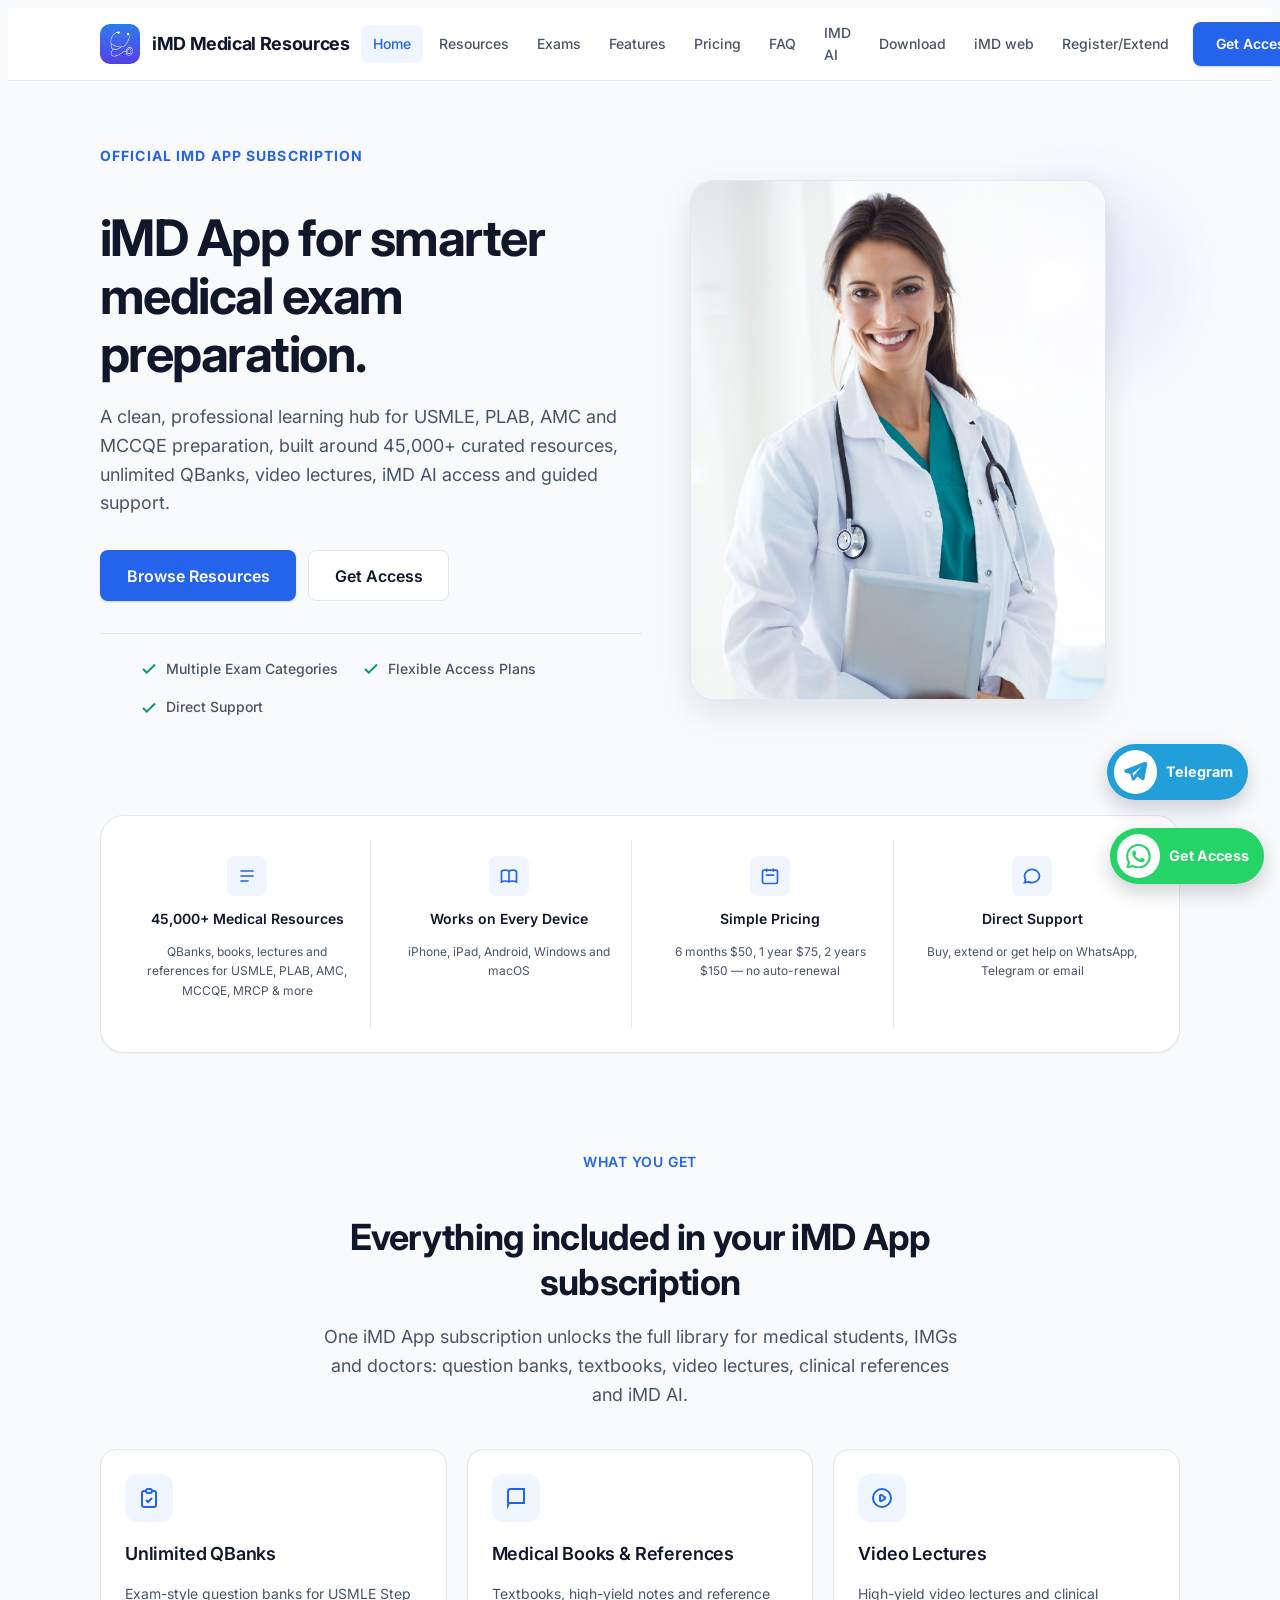
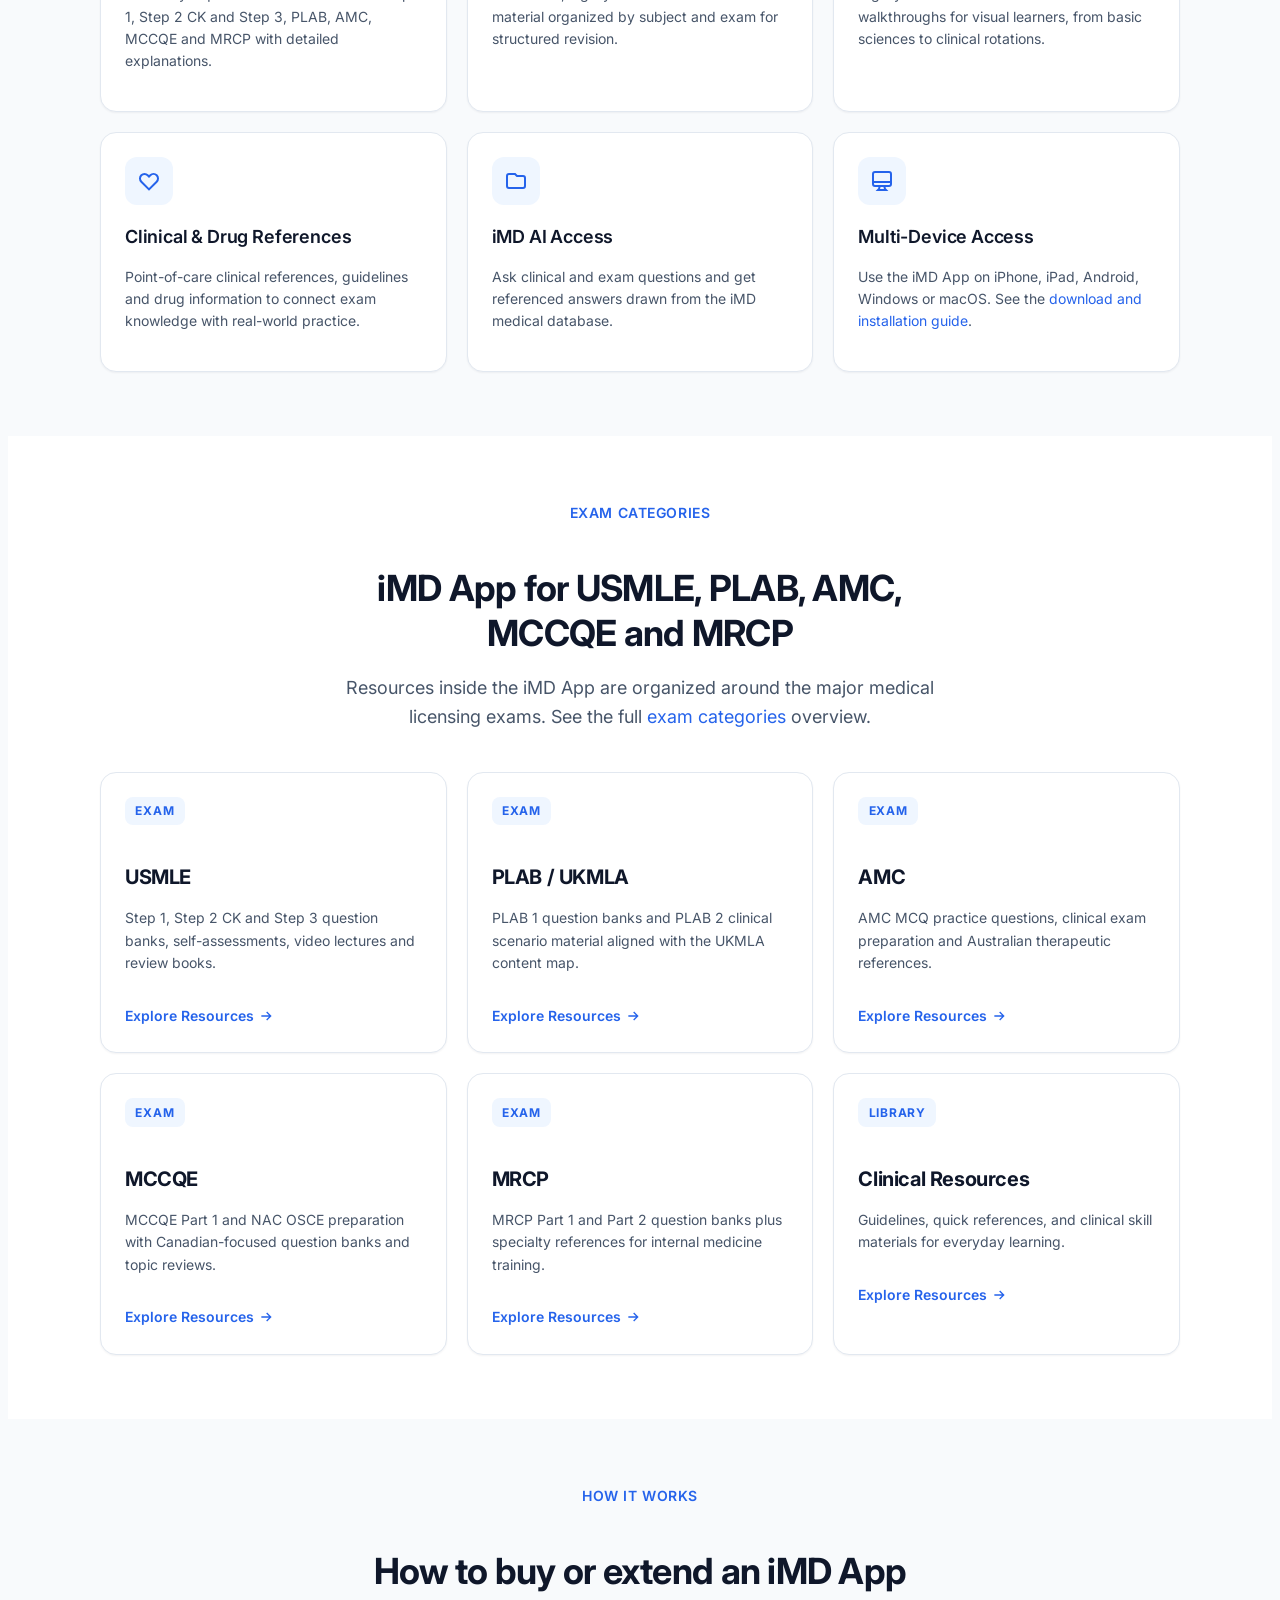
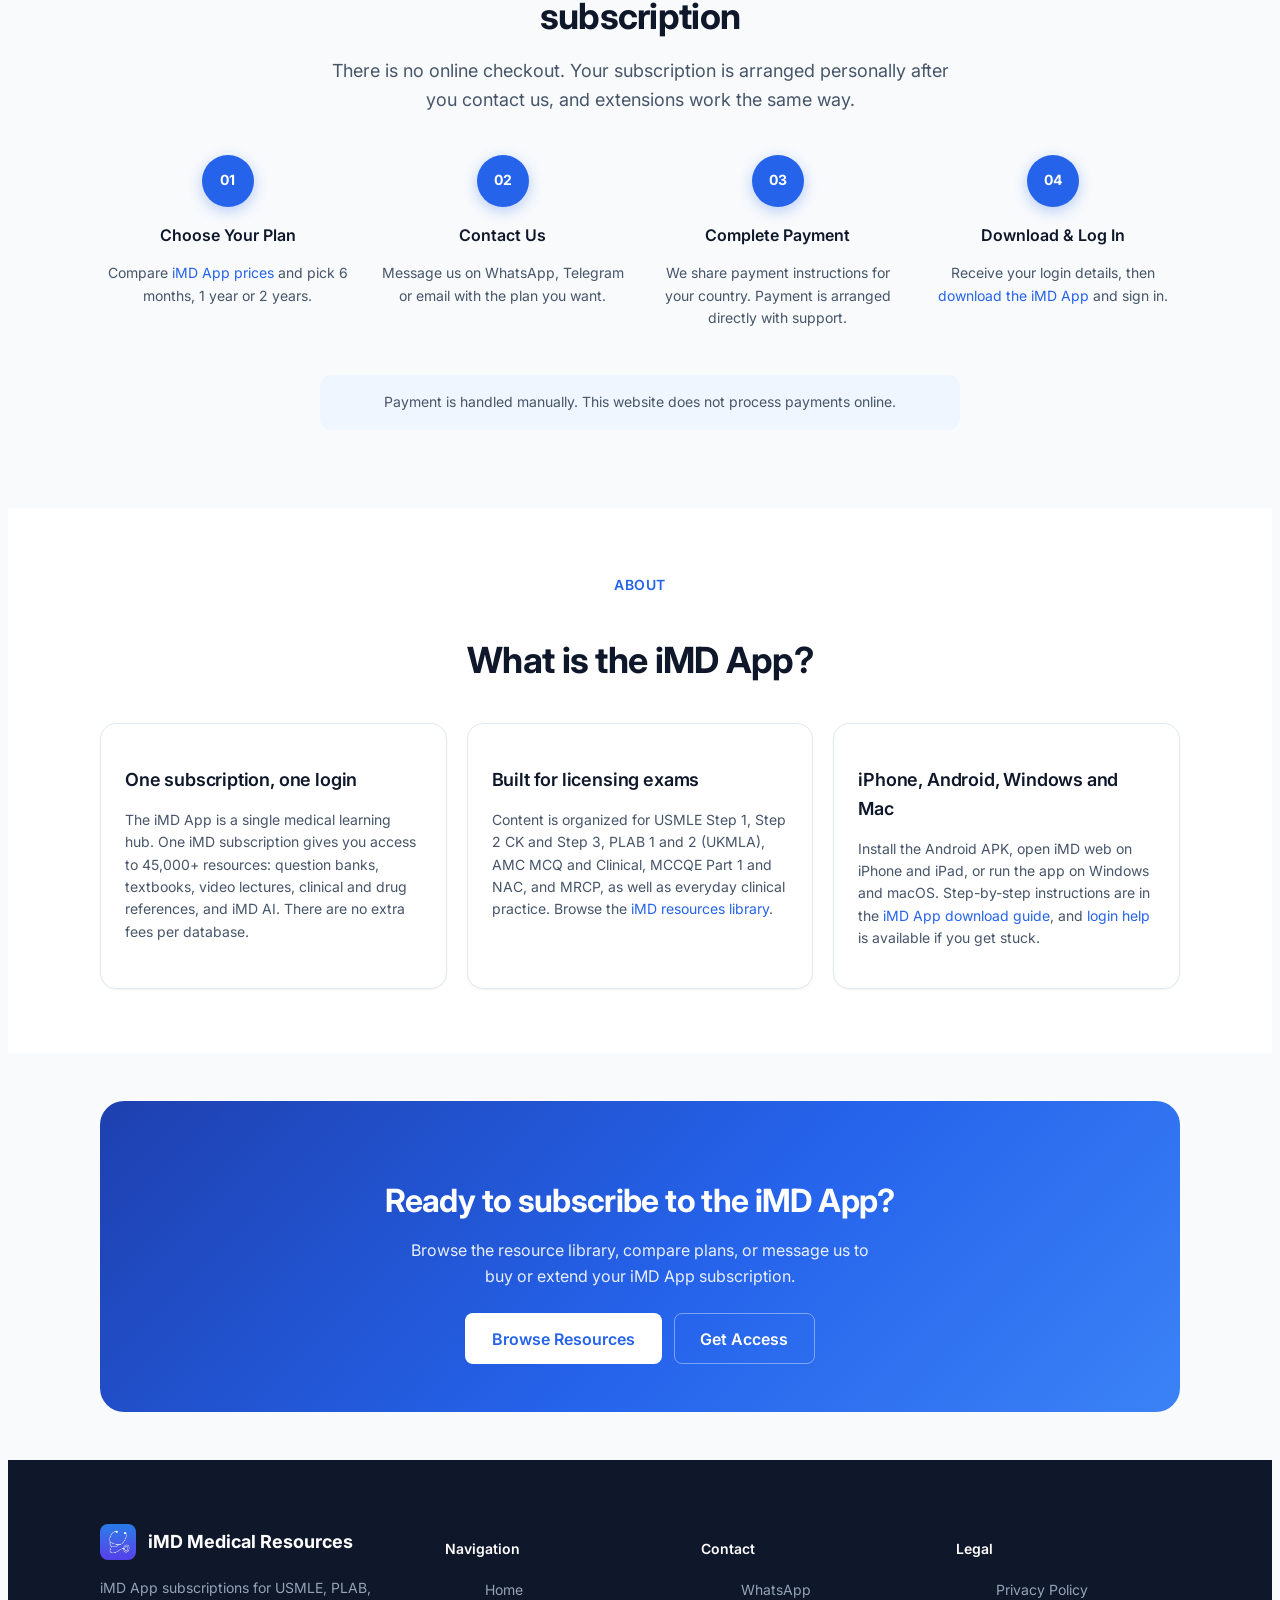
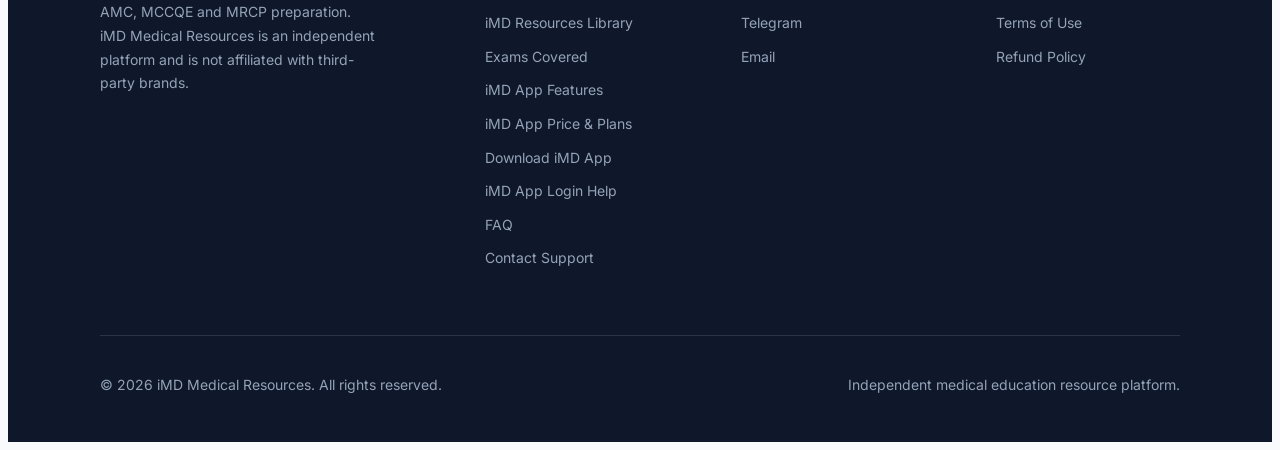
<file: index.html>
<!DOCTYPE html>
<html lang="en">
<head>
  <meta charset="UTF-8">
  <meta name="viewport" content="width=device-width, initial-scale=1.0">
  <title>iMD App Official Website | Subscription for USMLE, PLAB, AMC &amp; MCCQE</title>
  <meta name="description" content="Get your iMD App subscription: 45,000+ medical resources, unlimited QBanks, video lectures and iMD AI for USMLE, PLAB, AMC and MCCQE prep. Plans from $50. Download guide, pricing and support.">
  <meta name="robots" content="index, follow, max-image-preview:large">
  <meta name="keywords" content="iMD App, iMD app subscription, iMD app price, iMD app download, iMD APK, iMD app login, iMD medical resources, USMLE, PLAB, AMC, MCCQE, MRCP">
  <meta property="og:site_name" content="iMD App">
  <meta property="og:locale" content="en_US">
  <meta property="og:title" content="iMD App Official Website | Subscription for USMLE, PLAB, AMC &amp; MCCQE">
  <meta property="og:description" content="45,000+ medical resources, unlimited QBanks, video lectures and iMD AI in one subscription. Plans from $50. Download guide, pricing and 24/7 support.">
  <meta property="og:type" content="website">
  <meta property="og:image" content="https://www.imdapp.org/images/logo.png">
  <meta property="og:image:width" content="1024">
  <meta property="og:image:height" content="1012">
  <meta property="og:image:alt" content="iMD App logo">
  <meta name="twitter:card" content="summary">
  <link rel="icon" href="images/favicon.png" type="image/png" sizes="512x512">
  <link rel="preconnect" href="https://fonts.googleapis.com">
  <link rel="preconnect" href="https://fonts.gstatic.com" crossorigin>
  <link href="https://fonts.googleapis.com/css2?family=Inter:wght@400;500;600;700&display=swap" rel="stylesheet">
  <link rel="stylesheet" href="css/style.css?v=20261013b">
  <script type="application/ld+json">
  {
    "@context": "https://schema.org",
    "@graph": [
      {
        "@type": "Organization",
        "@id": "https://www.imdapp.org/#organization",
        "name": "iMD Medical Resources",
        "alternateName": ["iMD App", "iMD"],
        "url": "https://www.imdapp.org/",
        "logo": {
          "@type": "ImageObject",
          "url": "https://www.imdapp.org/images/logo.png",
          "width": 1024,
          "height": 1012
        },
        "email": "info@imedicaldoctor.com",
        "telephone": "+923135025985",
        "sameAs": ["https://t.me/IMD_official1"],
        "contactPoint": {
          "@type": "ContactPoint",
          "contactType": "customer support",
          "telephone": "+923135025985",
          "email": "info@imedicaldoctor.com",
          "availableLanguage": "en",
          "url": "https://www.imdapp.org/contact.html"
        }
      },
      {
        "@type": "WebSite",
        "@id": "https://www.imdapp.org/#website",
        "name": "iMD App",
        "alternateName": "iMD Medical Resources",
        "url": "https://www.imdapp.org/",
        "publisher": { "@id": "https://www.imdapp.org/#organization" },
        "inLanguage": "en"
      },
      {
        "@type": "SoftwareApplication",
        "@id": "https://www.imdapp.org/#app",
        "name": "iMD App",
        "applicationCategory": "EducationalApplication",
        "operatingSystem": "iOS, Android, Windows, macOS",
        "url": "https://www.imdapp.org/",
        "image": "https://www.imdapp.org/images/logo.png",
        "description": "iMD App is a medical exam preparation platform with 45,000+ curated resources, unlimited QBanks, video lectures, clinical references and iMD AI access for USMLE, PLAB, AMC, MCCQE and MRCP candidates.",
        "publisher": { "@id": "https://www.imdapp.org/#organization" },
        "offers": [
          { "@type": "Offer", "name": "iMD App 6 Months Subscription", "price": "50", "priceCurrency": "USD", "availability": "https://schema.org/InStock", "url": "https://www.imdapp.org/pricing.html" },
          { "@type": "Offer", "name": "iMD App 1 Year Subscription", "price": "75", "priceCurrency": "USD", "availability": "https://schema.org/InStock", "url": "https://www.imdapp.org/pricing.html" },
          { "@type": "Offer", "name": "iMD App 2 Years Subscription", "price": "150", "priceCurrency": "USD", "availability": "https://schema.org/InStock", "url": "https://www.imdapp.org/pricing.html" }
        ]
      }
    ]
  }
  </script>
  <script>
    (function () {
      try {
        var saved = localStorage.getItem("medaccess-theme");
        var theme = saved || (window.matchMedia("(prefers-color-scheme: dark)").matches ? "dark" : "light");
        if (theme === "dark") document.documentElement.setAttribute("data-theme", "dark");
      } catch (e) {}
    })();
  </script>
  <link rel="canonical" href="https://www.imdapp.org/">
  <meta property="og:url" content="https://www.imdapp.org/">
  <meta name="twitter:title" content="iMD App Official Website | Subscription for USMLE, PLAB, AMC &amp; MCCQE">
  <meta name="twitter:description" content="45,000+ medical resources, unlimited QBanks, video lectures and iMD AI in one subscription. Plans from $50. Download guide, pricing and 24/7 support.">
  <meta name="twitter:image" content="https://www.imdapp.org/images/logo.png">
</head>
<body>
  <a class="skip-link" href="#main">Skip to content</a>

  <header class="site-header">
    <div class="container nav">
      <a class="nav__brand" href="/">
        <img class="nav__logo" src="images/logo.png" width="40" height="40" alt="iMD Medical Resources logo">
        <span data-brand>iMD Medical Resources</span>
      </a>

      <div class="nav__backdrop" data-nav-backdrop></div>

      <nav id="primary-menu" class="nav__menu" aria-label="Primary">
        <a class="nav__link is-active" href="/">Home</a>
        <a class="nav__link" href="resources.html">Resources</a>
        <a class="nav__link" href="exams.html">Exams</a>
        <a class="nav__link" href="features.html">Features</a>
        <a class="nav__link" href="pricing.html">Pricing</a>
        <a class="nav__link" href="faq.html">FAQ</a>
        <a class="nav__link" href="https://imdai.imedicaldoctor.net/" target="_blank" rel="noopener noreferrer">IMD AI</a>
        <a class="nav__cta btn btn--primary" href="#" data-open-access>Get Access</a>
      </nav>

      <div class="nav__actions">
        <button type="button" class="theme-toggle" data-theme-toggle aria-label="Switch to night view" title="Night view">
          <svg class="icon-moon" viewBox="0 0 24 24" fill="none" stroke="currentColor" stroke-width="2" aria-hidden="true"><path d="M21 12.79A9 9 0 1111.21 3 7 7 0 0021 12.79z"/></svg>
          <svg class="icon-sun" viewBox="0 0 24 24" fill="none" stroke="currentColor" stroke-width="2" aria-hidden="true"><circle cx="12" cy="12" r="4"/><path d="M12 2v2M12 20v2M4.93 4.93l1.41 1.41M17.66 17.66l1.41 1.41M2 12h2M20 12h2M4.93 19.07l1.41-1.41M17.66 6.34l1.41-1.41"/></svg>
        </button>
        <button class="nav__toggle" type="button" aria-label="Open menu" aria-expanded="false" aria-controls="primary-menu">
          <span class="nav__toggle-icon" aria-hidden="true">
            <span></span><span></span><span></span>
          </span>
        </button>
      </div>
    </div>
  </header>

  <main id="main">
    <!-- Hero -->
    <section class="hero">
      <div class="container hero__grid">
        <div class="hero__content">
          <p class="eyebrow">Official iMD App Subscription</p>
          <h1 class="hero__title">iMD App for smarter medical exam preparation.</h1>
          <p class="hero__text">A clean, professional learning hub for USMLE, PLAB, AMC and MCCQE preparation, built around 45,000+ curated resources, unlimited QBanks, video lectures, iMD AI access and guided support.</p>
          <div class="btn-group">
            <a class="btn btn--primary btn--lg" href="resources.html">Browse Resources</a>
            <a class="btn btn--secondary btn--lg" href="#" data-open-access>Get Access</a>
          </div>
          <ul class="hero__trust">
            <li class="hero__trust-item">
              <svg viewBox="0 0 24 24" fill="none" stroke="currentColor" stroke-width="2.5" aria-hidden="true"><path d="M20 6L9 17l-5-5"/></svg>
              Multiple Exam Categories
            </li>
            <li class="hero__trust-item">
              <svg viewBox="0 0 24 24" fill="none" stroke="currentColor" stroke-width="2.5" aria-hidden="true"><path d="M20 6L9 17l-5-5"/></svg>
              Flexible Access Plans
            </li>
            <li class="hero__trust-item">
              <svg viewBox="0 0 24 24" fill="none" stroke="currentColor" stroke-width="2.5" aria-hidden="true"><path d="M20 6L9 17l-5-5"/></svg>
              Direct Support
            </li>
          </ul>
        </div>

        <div class="hero__visual">
          <div class="hero__glow" aria-hidden="true"></div>
          <figure class="hero__photo">
            <img
              src="images/hero-doctor.png"
              alt="Medical student using the iMD App on a tablet for USMLE and PLAB exam preparation"
              width="640"
              height="800"
              loading="eager"
              decoding="async"
            >
          </figure>
        </div>
      </div>
    </section>

    <!-- Highlights -->
    <section class="highlights" aria-label="Platform highlights">
      <div class="container">
        <div class="highlights__grid">
          <div class="highlight-item">
            <div class="highlight-item__icon">
              <svg viewBox="0 0 24 24" fill="none" stroke="currentColor" stroke-width="2" aria-hidden="true"><path d="M4 6h16M4 12h16M4 18h10"/></svg>
            </div>
            <h2 class="highlight-item__title">45,000+ Medical Resources</h2>
            <p class="highlight-item__text">QBanks, books, lectures and references for USMLE, PLAB, AMC, MCCQE, MRCP &amp; more</p>
          </div>
          <div class="highlight-item">
            <div class="highlight-item__icon">
              <svg viewBox="0 0 24 24" fill="none" stroke="currentColor" stroke-width="2" aria-hidden="true"><path d="M12 6.253v13m0-13C10.832 5.477 9.246 5 7.5 5S4.168 5.477 3 6.253v13C4.168 18.477 5.754 18 7.5 18s3.332.477 4.5 1.253m0-13C13.168 5.477 14.754 5 16.5 5c1.747 0 3.332.477 4.5 1.253v13C19.832 18.477 18.247 18 16.5 18c-1.746 0-3.332.477-4.5 1.253"/></svg>
            </div>
            <h2 class="highlight-item__title">Works on Every Device</h2>
            <p class="highlight-item__text">iPhone, iPad, Android, Windows and macOS</p>
          </div>
          <div class="highlight-item">
            <div class="highlight-item__icon">
              <svg viewBox="0 0 24 24" fill="none" stroke="currentColor" stroke-width="2" aria-hidden="true"><path d="M8 7V3m8 4V3m-9 8h10M5 21h14a2 2 0 002-2V7a2 2 0 00-2-2H5a2 2 0 00-2 2v12a2 2 0 002 2z"/></svg>
            </div>
            <h2 class="highlight-item__title">Simple Pricing</h2>
            <p class="highlight-item__text">6 months $50, 1 year $75, 2 years $150 — no auto-renewal</p>
          </div>
          <div class="highlight-item">
            <div class="highlight-item__icon">
              <svg viewBox="0 0 24 24" fill="none" stroke="currentColor" stroke-width="2" aria-hidden="true"><path d="M8 12h.01M12 12h.01M16 12h.01M21 12c0 4.418-4.03 8-9 8a9.863 9.863 0 01-4.255-.949L3 20l1.395-3.72C3.512 15.042 3 13.574 3 12c0-4.418 4.03-8 9-8s9 3.582 9 8z"/></svg>
            </div>
            <h2 class="highlight-item__title">Direct Support</h2>
            <p class="highlight-item__text">Buy, extend or get help on WhatsApp, Telegram or email</p>
          </div>
        </div>
      </div>
    </section>

    <!-- What you get -->
    <section class="section" id="features">
      <div class="container">
        <div class="section__header">
          <span class="section__eyebrow">What You Get</span>
          <h2 class="section__title">Everything included in your iMD App subscription</h2>
          <p class="section__desc">One iMD App subscription unlocks the full library for medical students, IMGs and doctors: question banks, textbooks, video lectures, clinical references and iMD AI.</p>
        </div>
        <div class="feature-grid">
          <article class="card">
            <div class="card__icon">
              <svg viewBox="0 0 24 24" fill="none" stroke="currentColor" stroke-width="2" aria-hidden="true"><path d="M9 5H7a2 2 0 00-2 2v12a2 2 0 002 2h10a2 2 0 002-2V7a2 2 0 00-2-2h-2M9 5a2 2 0 002 2h2a2 2 0 002-2M9 5a2 2 0 012-2h2a2 2 0 012 2m-6 9l2 2 4-4"/></svg>
            </div>
            <h3 class="card__title">Unlimited QBanks</h3>
            <p class="card__text">Exam-style question banks for USMLE Step 1, Step 2 CK and Step 3, PLAB, AMC, MCCQE and MRCP with detailed explanations.</p>
          </article>
          <article class="card">
            <div class="card__icon">
              <svg viewBox="0 0 24 24" fill="none" stroke="currentColor" stroke-width="2" aria-hidden="true"><path d="M4 19.5A2.5 2.5 0 016.5 17H20M4 19.5A2.5 2.5 0 004 17V5.5A2.5 2.5 0 016.5 3H20v14H6.5A2.5 2.5 0 004 19.5z"/></svg>
            </div>
            <h3 class="card__title">Medical Books &amp; References</h3>
            <p class="card__text">Textbooks, high-yield notes and reference material organized by subject and exam for structured revision.</p>
          </article>
          <article class="card">
            <div class="card__icon">
              <svg viewBox="0 0 24 24" fill="none" stroke="currentColor" stroke-width="2" aria-hidden="true"><path d="M14.752 11.168l-3.197-2.132A1 1 0 0010 9.87v4.263a1 1 0 001.555.832l3.197-2.132a1 1 0 000-1.664z"/><path d="M21 12a9 9 0 11-18 0 9 9 0 0118 0z"/></svg>
            </div>
            <h3 class="card__title">Video Lectures</h3>
            <p class="card__text">High-yield video lectures and clinical walkthroughs for visual learners, from basic sciences to clinical rotations.</p>
          </article>
          <article class="card">
            <div class="card__icon">
              <svg viewBox="0 0 24 24" fill="none" stroke="currentColor" stroke-width="2" aria-hidden="true"><path d="M4.318 6.318a4.5 4.5 0 000 6.364L12 20.364l7.682-7.682a4.5 4.5 0 00-6.364-6.364L12 7.636l-1.318-1.318a4.5 4.5 0 00-6.364 0z"/></svg>
            </div>
            <h3 class="card__title">Clinical &amp; Drug References</h3>
            <p class="card__text">Point-of-care clinical references, guidelines and drug information to connect exam knowledge with real-world practice.</p>
          </article>
          <article class="card">
            <div class="card__icon">
              <svg viewBox="0 0 24 24" fill="none" stroke="currentColor" stroke-width="2" aria-hidden="true"><path d="M3 7v10a2 2 0 002 2h14a2 2 0 002-2V9a2 2 0 00-2-2h-6l-2-2H5a2 2 0 00-2 2z"/></svg>
            </div>
            <h3 class="card__title">iMD AI Access</h3>
            <p class="card__text">Ask clinical and exam questions and get referenced answers drawn from the iMD medical database.</p>
          </article>
          <article class="card">
            <div class="card__icon">
              <svg viewBox="0 0 24 24" fill="none" stroke="currentColor" stroke-width="2" aria-hidden="true"><path d="M9.75 17L9 20l-1 1h8l-1-1-.75-3M3 13h18M5 17h14a2 2 0 002-2V5a2 2 0 00-2-2H5a2 2 0 00-2 2v10a2 2 0 002 2z"/></svg>
            </div>
            <h3 class="card__title">Multi-Device Access</h3>
            <p class="card__text">Use the iMD App on iPhone, iPad, Android, Windows or macOS. See the <a href="download.html">download and installation guide</a>.</p>
          </article>
        </div>
      </div>
    </section>

    <!-- Exam categories -->
    <section class="section section--alt" id="exams">
      <div class="container">
        <div class="section__header">
          <span class="section__eyebrow">Exam Categories</span>
          <h2 class="section__title">iMD App for USMLE, PLAB, AMC, MCCQE and MRCP</h2>
          <p class="section__desc">Resources inside the iMD App are organized around the major medical licensing exams. See the full <a href="exams.html">exam categories</a> overview.</p>
        </div>
        <div class="exam-grid">
          <article class="card exam-card">
            <span class="exam-card__badge">EXAM</span>
            <h3 class="exam-card__title">USMLE</h3>
            <p class="card__text">Step 1, Step 2 CK and Step 3 question banks, self-assessments, video lectures and review books.</p>
            <a class="card__link" href="resources.html?category=USMLE">Explore Resources <svg viewBox="0 0 24 24" fill="none" stroke="currentColor" stroke-width="2" aria-hidden="true"><path d="M5 12h14M13 6l6 6-6 6"/></svg></a>
          </article>
          <article class="card exam-card">
            <span class="exam-card__badge">EXAM</span>
            <h3 class="exam-card__title">PLAB / UKMLA</h3>
            <p class="card__text">PLAB 1 question banks and PLAB 2 clinical scenario material aligned with the UKMLA content map.</p>
            <a class="card__link" href="resources.html?category=PLAB">Explore Resources <svg viewBox="0 0 24 24" fill="none" stroke="currentColor" stroke-width="2" aria-hidden="true"><path d="M5 12h14M13 6l6 6-6 6"/></svg></a>
          </article>
          <article class="card exam-card">
            <span class="exam-card__badge">EXAM</span>
            <h3 class="exam-card__title">AMC</h3>
            <p class="card__text">AMC MCQ practice questions, clinical exam preparation and Australian therapeutic references.</p>
            <a class="card__link" href="resources.html?category=AMC">Explore Resources <svg viewBox="0 0 24 24" fill="none" stroke="currentColor" stroke-width="2" aria-hidden="true"><path d="M5 12h14M13 6l6 6-6 6"/></svg></a>
          </article>
          <article class="card exam-card">
            <span class="exam-card__badge">EXAM</span>
            <h3 class="exam-card__title">MCCQE</h3>
            <p class="card__text">MCCQE Part 1 and NAC OSCE preparation with Canadian-focused question banks and topic reviews.</p>
            <a class="card__link" href="resources.html?category=MCCQE">Explore Resources <svg viewBox="0 0 24 24" fill="none" stroke="currentColor" stroke-width="2" aria-hidden="true"><path d="M5 12h14M13 6l6 6-6 6"/></svg></a>
          </article>
          <article class="card exam-card">
            <span class="exam-card__badge">EXAM</span>
            <h3 class="exam-card__title">MRCP</h3>
            <p class="card__text">MRCP Part 1 and Part 2 question banks plus specialty references for internal medicine training.</p>
            <a class="card__link" href="resources.html?category=MRCP">Explore Resources <svg viewBox="0 0 24 24" fill="none" stroke="currentColor" stroke-width="2" aria-hidden="true"><path d="M5 12h14M13 6l6 6-6 6"/></svg></a>
          </article>
          <article class="card exam-card">
            <span class="exam-card__badge">LIBRARY</span>
            <h3 class="exam-card__title">Clinical Resources</h3>
            <p class="card__text">Guidelines, quick references, and clinical skill materials for everyday learning.</p>
            <a class="card__link" href="resources.html?category=Clinical">Explore Resources <svg viewBox="0 0 24 24" fill="none" stroke="currentColor" stroke-width="2" aria-hidden="true"><path d="M5 12h14M13 6l6 6-6 6"/></svg></a>
          </article>
        </div>
      </div>
    </section>

    <!-- How it works -->
    <section class="section" id="how-it-works">
      <div class="container">
        <div class="section__header">
          <span class="section__eyebrow">How It Works</span>
          <h2 class="section__title">How to buy or extend an iMD App subscription</h2>
          <p class="section__desc">There is no online checkout. Your subscription is arranged personally after you contact us, and extensions work the same way.</p>
        </div>
        <div class="steps">
          <div class="step">
            <div class="step__number">01</div>
            <h3 class="step__title">Choose Your Plan</h3>
            <p class="step__text">Compare <a href="pricing.html">iMD App prices</a> and pick 6 months, 1 year or 2 years.</p>
          </div>
          <div class="step">
            <div class="step__number">02</div>
            <h3 class="step__title">Contact Us</h3>
            <p class="step__text">Message us on WhatsApp, Telegram or email with the plan you want.</p>
          </div>
          <div class="step">
            <div class="step__number">03</div>
            <h3 class="step__title">Complete Payment</h3>
            <p class="step__text">We share payment instructions for your country. Payment is arranged directly with support.</p>
          </div>
          <div class="step">
            <div class="step__number">04</div>
            <h3 class="step__title">Download &amp; Log In</h3>
            <p class="step__text">Receive your login details, then <a href="download.html">download the iMD App</a> and sign in.</p>
          </div>
        </div>
        <p class="steps-note">Payment is handled manually. This website does not process payments online.</p>
      </div>
    </section>

    <!-- About the app -->
    <section class="section section--alt" id="about-imd-app">
      <div class="container">
        <div class="section__header">
          <span class="section__eyebrow">About</span>
          <h2 class="section__title">What is the iMD App?</h2>
        </div>
        <div class="feature-grid">
          <article class="card">
            <h3 class="card__title">One subscription, one login</h3>
            <p class="card__text">The iMD App is a single medical learning hub. One iMD subscription gives you access to 45,000+ resources: question banks, textbooks, video lectures, clinical and drug references, and iMD AI. There are no extra fees per database.</p>
          </article>
          <article class="card">
            <h3 class="card__title">Built for licensing exams</h3>
            <p class="card__text">Content is organized for USMLE Step 1, Step 2 CK and Step 3, PLAB 1 and 2 (UKMLA), AMC MCQ and Clinical, MCCQE Part 1 and NAC, and MRCP, as well as everyday clinical practice. Browse the <a href="resources.html">iMD resources library</a>.</p>
          </article>
          <article class="card">
            <h3 class="card__title">iPhone, Android, Windows and Mac</h3>
            <p class="card__text">Install the Android APK, open iMD web on iPhone and iPad, or run the app on Windows and macOS. Step-by-step instructions are in the <a href="download.html">iMD App download guide</a>, and <a href="login.html">login help</a> is available if you get stuck.</p>
          </article>
        </div>
      </div>
    </section>

    <!-- CTA -->
    <section class="section section--tight">
      <div class="container">
        <div class="cta-band">
          <h2 class="cta-band__title">Ready to subscribe to the iMD App?</h2>
          <p class="cta-band__text">Browse the resource library, compare plans, or message us to buy or extend your iMD App subscription.</p>
          <div class="btn-group" style="justify-content:center;">
            <a class="btn btn--primary btn--lg" href="resources.html">Browse Resources</a>
            <a class="btn btn--secondary btn--lg" href="#" data-open-access>Get Access</a>
          </div>
        </div>
      </div>
    </section>
  </main>

  <footer class="site-footer">
    <div class="container">
      <div class="footer__grid">
        <div>
          <a class="footer__brand" href="/">
            <img class="footer__logo" src="images/logo.png" width="36" height="36" loading="lazy" decoding="async" alt="">
            <span data-brand>iMD Medical Resources</span>
          </a>
          <p class="footer__desc">iMD App subscriptions for USMLE, PLAB, AMC, MCCQE and MRCP preparation. iMD Medical Resources is an independent platform and is not affiliated with third-party brands.</p>
        </div>
        <div>
          <h3 class="footer__heading">Navigation</h3>
          <ul class="footer__links">
            <li><a href="/">Home</a></li>
            <li><a href="resources.html">iMD Resources Library</a></li>
            <li><a href="exams.html">Exams Covered</a></li>
            <li><a href="features.html">iMD App Features</a></li>
            <li><a href="pricing.html">iMD App Price &amp; Plans</a></li>
            <li><a href="download.html">Download iMD App</a></li>
            <li><a href="login.html">iMD App Login Help</a></li>
            <li><a href="faq.html">FAQ</a></li>
            <li><a href="contact.html">Contact Support</a></li>
          </ul>
        </div>
        <div>
          <h3 class="footer__heading">Contact</h3>
          <ul class="footer__links">
            <li><a href="#" data-contact="whatsapp" target="_blank" rel="noopener noreferrer">WhatsApp</a></li>
            <li><a href="#" data-contact="telegram" target="_blank" rel="noopener noreferrer">Telegram</a></li>
            <li><a href="#" data-contact="email">Email</a></li>
          </ul>
        </div>
        <div>
          <h3 class="footer__heading">Legal</h3>
          <ul class="footer__links">
            <li><a href="privacy.html">Privacy Policy</a></li>
            <li><a href="terms.html">Terms of Use</a></li>
            <li><a href="refund.html">Refund Policy</a></li>
          </ul>
        </div>
      </div>
      <div class="footer__bottom">
        <p>&copy; 2026 <span data-brand>iMD Medical Resources</span>. All rights reserved.</p>
        <p>Independent medical education resource platform.</p>
      </div>
    </div>
  </footer>

  <!-- Access modal -->
  <div id="access-modal" class="modal" role="dialog" aria-modal="true" aria-labelledby="modal-title" aria-hidden="true">
    <div class="modal__backdrop" data-close-modal></div>
    <div class="modal__dialog">
      <button type="button" class="modal__close" data-close-modal aria-label="Close dialog">
        <svg width="20" height="20" viewBox="0 0 24 24" fill="none" stroke="currentColor" stroke-width="2" aria-hidden="true"><path d="M6 6l12 12M18 6L6 18"/></svg>
      </button>
      <h2 id="modal-title" class="modal__title">Ready to Get Access?</h2>
      <p class="modal__text">Choose your preferred way to contact us. Payment is arranged manually after we connect.</p>
      <p id="modal-plan-label" class="modal__plan"></p>
      <div class="modal__options">
        <a id="modal-whatsapp" class="modal__option" href="#" target="_blank" rel="noopener noreferrer">
          <span class="modal__option-icon modal__option-icon--whatsapp">
            <svg viewBox="0 0 24 24" fill="currentColor" aria-hidden="true"><path d="M17.472 14.382c-.297-.149-1.758-.867-2.03-.967-.273-.099-.471-.148-.67.15-.197.297-.767.966-.94 1.164-.173.199-.347.223-.644.075-.297-.15-1.255-.463-2.39-1.475-.883-.788-1.48-1.761-1.653-2.059-.173-.297-.018-.458.13-.606.134-.133.298-.347.446-.52.149-.174.198-.298.298-.497.099-.198.05-.371-.025-.52-.075-.149-.669-1.612-.916-2.207-.242-.579-.487-.5-.669-.51-.173-.008-.371-.01-.57-.01-.198 0-.52.074-.792.372-.272.297-1.04 1.016-1.04 2.479 0 1.462 1.065 2.875 1.213 3.074.149.198 2.096 3.2 5.077 4.487.709.306 1.262.489 1.694.625.712.227 1.36.195 1.871.118.571-.085 1.758-.719 2.006-1.413.248-.694.248-1.289.173-1.413-.074-.124-.272-.198-.57-.347m-5.421 7.403h-.004a9.87 9.87 0 01-5.031-1.378l-.361-.214-3.741.982.998-3.648-.235-.374a9.86 9.86 0 01-1.51-5.26c.001-5.45 4.436-9.884 9.888-9.884 2.64 0 5.122 1.03 6.988 2.898a9.825 9.825 0 012.893 6.994c-.003 5.45-4.435 9.884-9.885 9.884m8.413-18.297A11.815 11.815 0 0012.05 0C5.495 0 .16 5.335.157 11.892c0 2.096.547 4.142 1.588 5.945L.057 24l6.305-1.654a11.882 11.882 0 005.683 1.448h.005c6.554 0 11.89-5.335 11.893-11.893a11.821 11.821 0 00-3.48-8.413z"/></svg>
          </span>
          <span>
            <strong>WhatsApp</strong>
            <span>Message us to request access</span>
          </span>
        </a>
        <a id="modal-telegram" class="modal__option" href="#" target="_blank" rel="noopener noreferrer">
          <span class="modal__option-icon modal__option-icon--telegram">
            <svg viewBox="0 0 24 24" fill="currentColor" aria-hidden="true"><path d="M11.944 0A12 12 0 000 12a12 12 0 0012 12 12 12 0 0012-12A12 12 0 0012 0a12 12 0 00-.056 0zm4.962 7.224c.1-.002.321.023.465.14a.506.506 0 01.171.325c.016.093.036.306.02.472-.18 1.898-.962 6.502-1.36 8.627-.168.9-.499 1.201-.82 1.23-.696.065-1.225-.46-1.9-.902-1.056-.693-1.653-1.124-2.678-1.8-1.185-.78-.417-1.21.258-1.91.177-.184 3.247-2.977 3.307-3.23.007-.032.014-.15-.056-.212s-.174-.041-.249-.024c-.106.024-1.793 1.14-5.061 3.345-.48.33-.913.49-1.302.48-.428-.008-1.252-.241-1.865-.44-.752-.245-1.349-.374-1.297-.789.027-.216.325-.437.893-.663 3.498-1.524 5.83-2.529 6.998-3.014 3.332-1.386 4.025-1.627 4.476-1.635z"/></svg>
          </span>
          <span>
            <strong>Telegram</strong>
            <span>Chat with us on Telegram</span>
          </span>
        </a>
        <a id="modal-email" class="modal__option" href="#">
          <span class="modal__option-icon modal__option-icon--email">
            <svg viewBox="0 0 24 24" fill="none" stroke="currentColor" stroke-width="2" aria-hidden="true"><path d="M3 8l7.89 5.26a2 2 0 002.22 0L21 8M5 19h14a2 2 0 002-2V7a2 2 0 00-2-2H5a2 2 0 00-2 2v10a2 2 0 002 2z"/></svg>
          </span>
          <span>
            <strong>Email</strong>
            <span>Send an access request by email</span>
          </span>
        </a>
      </div>
    </div>
  </div>

  <script src="js/main.js?v=20261013b"></script>
</body>
</html>
</file>
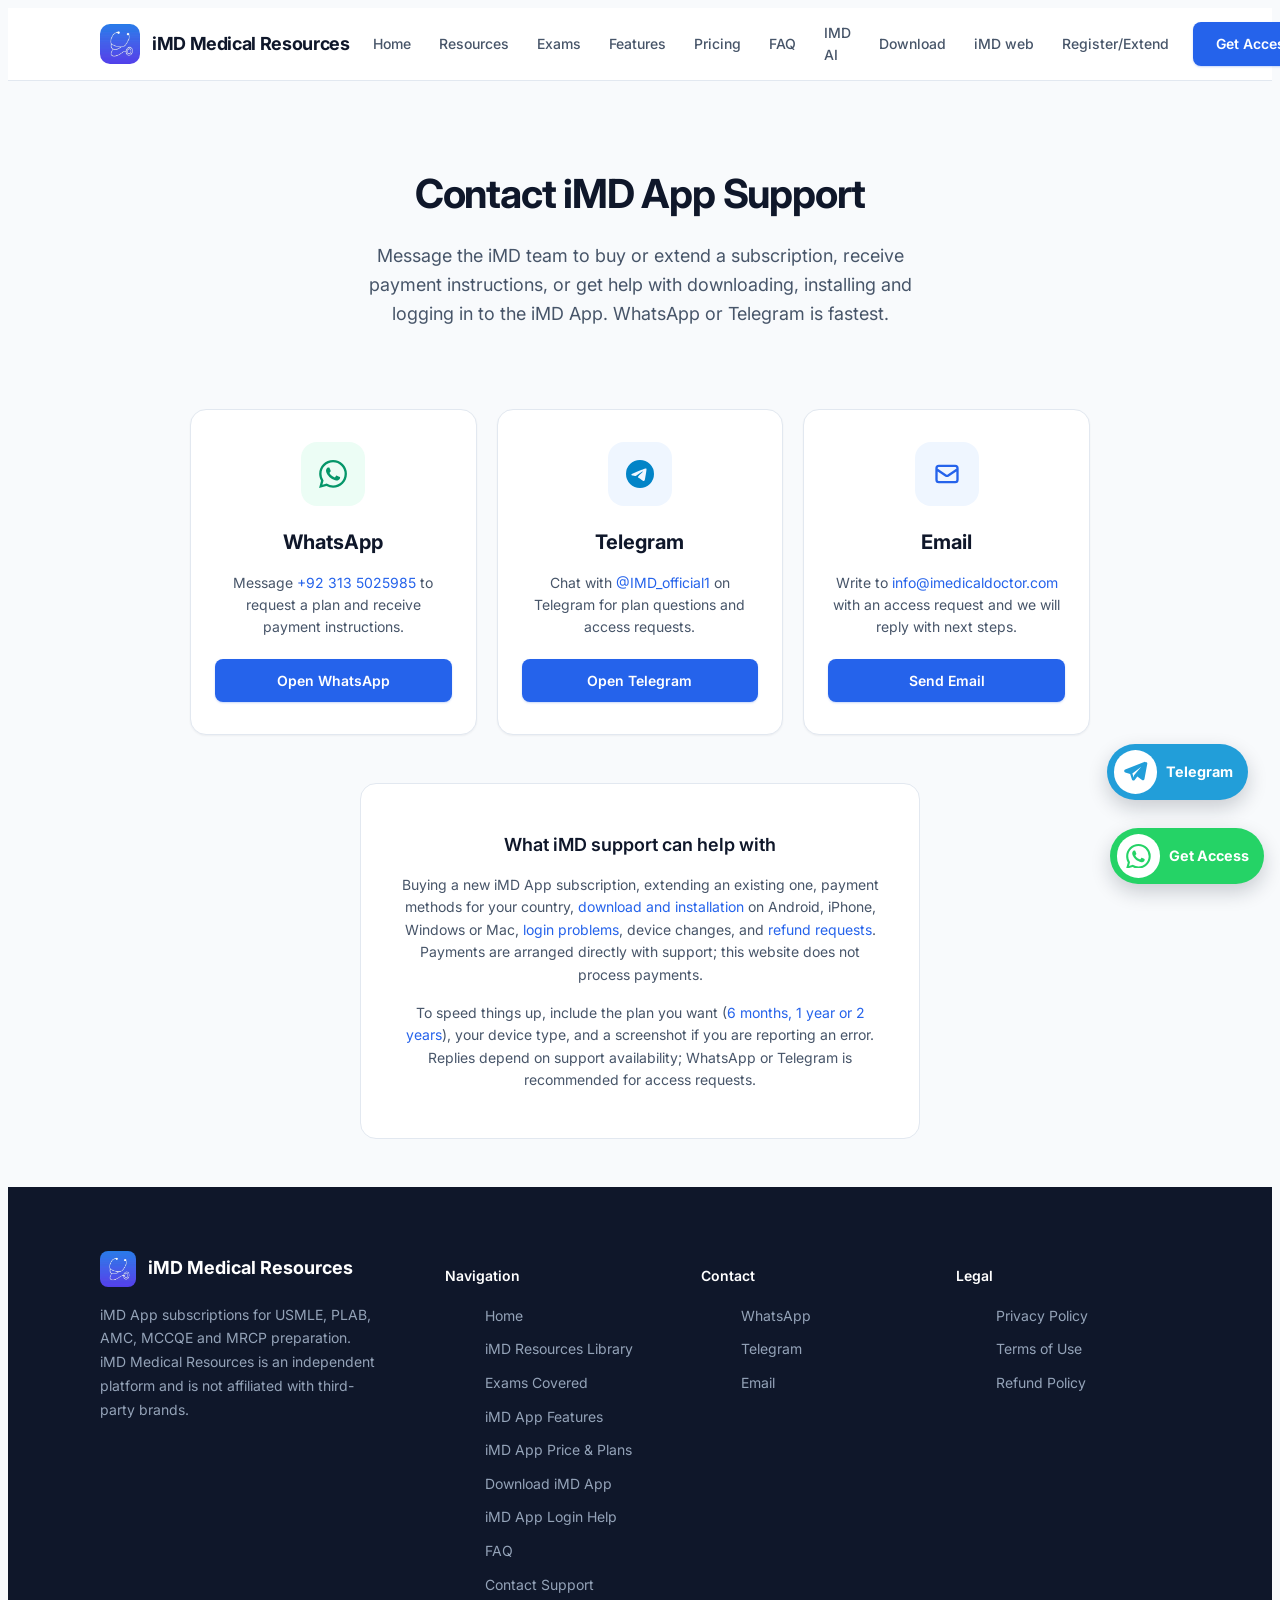
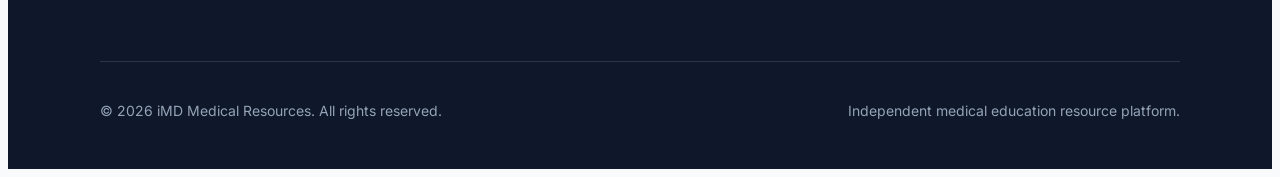
<file: contact.html>
<!DOCTYPE html>
<html lang="en">
<head>
  <meta charset="UTF-8">
  <meta name="viewport" content="width=device-width, initial-scale=1.0">
  <title>Contact iMD App Support | WhatsApp, Telegram &amp; Email Help</title>
  <meta name="description" content="Contact iMD App support on WhatsApp (+92 313 5025985), Telegram (@IMD_official1) or email to buy or extend a subscription, get payment instructions, or fix installation and login problems.">
  <meta name="robots" content="index, follow, max-image-preview:large">
  <meta property="og:site_name" content="iMD App">
  <meta property="og:title" content="Contact iMD App Support | WhatsApp, Telegram &amp; Email Help">
  <meta property="og:description" content="Buy or extend an iMD subscription, get payment instructions, or fix installation and login problems. WhatsApp, Telegram and email support.">
  <meta property="og:type" content="website">
  <meta property="og:image" content="https://www.imdapp.org/images/logo.png">
  <meta property="og:image:width" content="1024">
  <meta property="og:image:height" content="1012">
  <meta property="og:image:alt" content="iMD App logo">
  <script type="application/ld+json">
  {
    "@context": "https://schema.org",
    "@graph": [
      {
        "@type": "ContactPage",
        "@id": "https://www.imdapp.org/contact.html",
        "name": "Contact iMD App Support",
        "url": "https://www.imdapp.org/contact.html",
        "about": {
          "@type": "Organization",
          "@id": "https://www.imdapp.org/#organization",
          "name": "iMD Medical Resources",
          "alternateName": "iMD App",
          "url": "https://www.imdapp.org/",
          "email": "info@imedicaldoctor.com",
          "telephone": "+923135025985",
          "sameAs": ["https://t.me/IMD_official1"],
          "contactPoint": {
            "@type": "ContactPoint",
            "contactType": "customer support",
            "telephone": "+923135025985",
            "email": "info@imedicaldoctor.com",
            "availableLanguage": "en"
          }
        }
      },
      {
        "@type": "BreadcrumbList",
        "itemListElement": [
          { "@type": "ListItem", "position": 1, "name": "Home", "item": "https://www.imdapp.org/" },
          { "@type": "ListItem", "position": 2, "name": "Contact", "item": "https://www.imdapp.org/contact.html" }
        ]
      }
    ]
  }
  </script>
  <link rel="icon" href="images/favicon.png" type="image/png" sizes="512x512">
  <link rel="preconnect" href="https://fonts.googleapis.com">
  <link rel="preconnect" href="https://fonts.gstatic.com" crossorigin>
  <link href="https://fonts.googleapis.com/css2?family=Inter:wght@400;500;600;700&display=swap" rel="stylesheet">
  <link rel="stylesheet" href="css/style.css?v=20261013b">
  <script>
    (function () {
      try {
        var saved = localStorage.getItem("medaccess-theme");
        var theme = saved || (window.matchMedia("(prefers-color-scheme: dark)").matches ? "dark" : "light");
        if (theme === "dark") document.documentElement.setAttribute("data-theme", "dark");
      } catch (e) {}
    })();
  </script>
  <link rel="canonical" href="https://www.imdapp.org/contact.html">
  <meta property="og:url" content="https://www.imdapp.org/contact.html">
  <meta name="twitter:card" content="summary">
  <meta name="twitter:title" content="Contact iMD App Support | WhatsApp, Telegram &amp; Email Help">
  <meta name="twitter:description" content="Buy or extend an iMD subscription, get payment instructions, or fix installation and login problems. WhatsApp, Telegram and email support.">
  <meta name="twitter:image" content="https://www.imdapp.org/images/logo.png">
</head>
<body>
  <a class="skip-link" href="#main">Skip to content</a>

  <header class="site-header">
    <div class="container nav">
      <a class="nav__brand" href="/">
        <img class="nav__logo" src="images/logo.png" width="40" height="40" alt="iMD Medical Resources logo">
        <span data-brand>iMD Medical Resources</span>
      </a>
      <div class="nav__backdrop"></div>
      <nav id="primary-menu" class="nav__menu" aria-label="Primary">
        <a class="nav__link" href="/">Home</a>
        <a class="nav__link" href="resources.html">Resources</a>
        <a class="nav__link" href="exams.html">Exams</a>
        <a class="nav__link" href="features.html">Features</a>
        <a class="nav__link" href="pricing.html">Pricing</a>
        <a class="nav__link" href="faq.html">FAQ</a>
        <a class="nav__link" href="https://imdai.imedicaldoctor.net/" target="_blank" rel="noopener noreferrer">IMD AI</a>
        <a class="nav__cta btn btn--primary" href="#" data-open-access>Get Access</a>
      </nav>
      <div class="nav__actions">
        <button type="button" class="theme-toggle" data-theme-toggle aria-label="Switch to night view" title="Night view">
          <svg class="icon-moon" viewBox="0 0 24 24" fill="none" stroke="currentColor" stroke-width="2" aria-hidden="true"><path d="M21 12.79A9 9 0 1111.21 3 7 7 0 0021 12.79z"/></svg>
          <svg class="icon-sun" viewBox="0 0 24 24" fill="none" stroke="currentColor" stroke-width="2" aria-hidden="true"><circle cx="12" cy="12" r="4"/><path d="M12 2v2M12 20v2M4.93 4.93l1.41 1.41M17.66 17.66l1.41 1.41M2 12h2M20 12h2M4.93 19.07l1.41-1.41M17.66 6.34l1.41-1.41"/></svg>
        </button>
        <button class="nav__toggle" type="button" aria-label="Open menu" aria-expanded="false" aria-controls="primary-menu">
          <span class="nav__toggle-icon" aria-hidden="true"><span></span><span></span><span></span></span>
        </button>
      </div>
    </div>
  </header>

  <main id="main">
    <section class="page-hero">
      <div class="container">
        <h1 class="page-hero__title">Contact iMD App Support</h1>
        <p class="page-hero__text">Message the iMD team to buy or extend a subscription, receive payment instructions, or get help with downloading, installing and logging in to the iMD App. WhatsApp or Telegram is fastest.</p>
      </div>
    </section>

    <section class="section section--tight">
      <div class="container">
        <div class="contact-grid">
          <article class="card contact-card">
            <div class="contact-card__icon contact-card__icon--whatsapp">
              <svg viewBox="0 0 24 24" fill="currentColor" aria-hidden="true"><path d="M17.472 14.382c-.297-.149-1.758-.867-2.03-.967-.273-.099-.471-.148-.67.15-.197.297-.767.966-.94 1.164-.173.199-.347.223-.644.075-.297-.15-1.255-.463-2.39-1.475-.883-.788-1.48-1.761-1.653-2.059-.173-.297-.018-.458.13-.606.134-.133.298-.347.446-.52.149-.174.198-.298.298-.497.099-.198.05-.371-.025-.52-.075-.149-.669-1.612-.916-2.207-.242-.579-.487-.5-.669-.51-.173-.008-.371-.01-.57-.01-.198 0-.52.074-.792.372-.272.297-1.04 1.016-1.04 2.479 0 1.462 1.065 2.875 1.213 3.074.149.198 2.096 3.2 5.077 4.487.709.306 1.262.489 1.694.625.712.227 1.36.195 1.871.118.571-.085 1.758-.719 2.006-1.413.248-.694.248-1.289.173-1.413-.074-.124-.272-.198-.57-.347m-5.421 7.403h-.004a9.87 9.87 0 01-5.031-1.378l-.361-.214-3.741.982.998-3.648-.235-.374a9.86 9.86 0 01-1.51-5.26c.001-5.45 4.436-9.884 9.888-9.884 2.64 0 5.122 1.03 6.988 2.898a9.825 9.825 0 012.893 6.994c-.003 5.45-4.435 9.884-9.885 9.884m8.413-18.297A11.815 11.815 0 0012.05 0C5.495 0 .16 5.335.157 11.892c0 2.096.547 4.142 1.588 5.945L.057 24l6.305-1.654a11.882 11.882 0 005.683 1.448h.005c6.554 0 11.89-5.335 11.893-11.893a11.821 11.821 0 00-3.48-8.413z"/></svg>
            </div>
            <h2 class="contact-card__title">WhatsApp</h2>
            <p class="contact-card__text">Message <a href="#" data-contact="whatsapp" target="_blank" rel="noopener noreferrer">+92 313 5025985</a> to request a plan and receive payment instructions.</p>
            <a class="btn btn--primary btn--full" href="#" data-contact="whatsapp" target="_blank" rel="noopener noreferrer">Open WhatsApp</a>
          </article>

          <article class="card contact-card">
            <div class="contact-card__icon contact-card__icon--telegram">
              <svg viewBox="0 0 24 24" fill="currentColor" aria-hidden="true"><path d="M11.944 0A12 12 0 000 12a12 12 0 0012 12 12 12 0 0012-12A12 12 0 0012 0a12 12 0 00-.056 0zm4.962 7.224c.1-.002.321.023.465.14a.506.506 0 01.171.325c.016.093.036.306.02.472-.18 1.898-.962 6.502-1.36 8.627-.168.9-.499 1.201-.82 1.23-.696.065-1.225-.46-1.9-.902-1.056-.693-1.653-1.124-2.678-1.8-1.185-.78-.417-1.21.258-1.91.177-.184 3.247-2.977 3.307-3.23.007-.032.014-.15-.056-.212s-.174-.041-.249-.024c-.106.024-1.793 1.14-5.061 3.345-.48.33-.913.49-1.302.48-.428-.008-1.252-.241-1.865-.44-.752-.245-1.349-.374-1.297-.789.027-.216.325-.437.893-.663 3.498-1.524 5.83-2.529 6.998-3.014 3.332-1.386 4.025-1.627 4.476-1.635z"/></svg>
            </div>
            <h2 class="contact-card__title">Telegram</h2>
            <p class="contact-card__text">Chat with <a href="#" data-contact="telegram" target="_blank" rel="noopener noreferrer">@IMD_official1</a> on Telegram for plan questions and access requests.</p>
            <a class="btn btn--primary btn--full" href="#" data-contact="telegram" target="_blank" rel="noopener noreferrer">Open Telegram</a>
          </article>

          <article class="card contact-card">
            <div class="contact-card__icon">
              <svg viewBox="0 0 24 24" fill="none" stroke="currentColor" stroke-width="2" aria-hidden="true"><path d="M3 8l7.89 5.26a2 2 0 002.22 0L21 8M5 19h14a2 2 0 002-2V7a2 2 0 00-2-2H5a2 2 0 00-2 2v10a2 2 0 002 2z"/></svg>
            </div>
            <h2 class="contact-card__title">Email</h2>
            <p class="contact-card__text">Write to <a href="#" data-contact="email">info@imedicaldoctor.com</a> with an access request and we will reply with next steps.</p>
            <a class="btn btn--primary btn--full" href="#" data-contact="email">Send Email</a>
          </article>
        </div>

        <div class="contact-info">
          <h2 class="contact-info__title">What iMD support can help with</h2>
          <p class="contact-info__text">Buying a new iMD App subscription, extending an existing one, payment methods for your country, <a href="download.html">download and installation</a> on Android, iPhone, Windows or Mac, <a href="login.html">login problems</a>, device changes, and <a href="refund.html">refund requests</a>. Payments are arranged directly with support; this website does not process payments.</p>
          <p class="contact-info__text" style="margin-top:1rem;">To speed things up, include the plan you want (<a href="pricing.html">6 months, 1 year or 2 years</a>), your device type, and a screenshot if you are reporting an error. Replies depend on support availability; WhatsApp or Telegram is recommended for access requests.</p>
        </div>
      </div>
    </section>
  </main>

  <footer class="site-footer">
    <div class="container">
      <div class="footer__grid">
        <div>
          <a class="footer__brand" href="/">
            <img class="footer__logo" src="images/logo.png" width="36" height="36" loading="lazy" decoding="async" alt="">
            <span data-brand>iMD Medical Resources</span>
          </a>
          <p class="footer__desc">iMD App subscriptions for USMLE, PLAB, AMC, MCCQE and MRCP preparation. iMD Medical Resources is an independent platform and is not affiliated with third-party brands.</p>
        </div>
        <div>
          <h3 class="footer__heading">Navigation</h3>
          <ul class="footer__links">
            <li><a href="/">Home</a></li>
            <li><a href="resources.html">iMD Resources Library</a></li>
            <li><a href="exams.html">Exams Covered</a></li>
            <li><a href="features.html">iMD App Features</a></li>
            <li><a href="pricing.html">iMD App Price &amp; Plans</a></li>
            <li><a href="download.html">Download iMD App</a></li>
            <li><a href="login.html">iMD App Login Help</a></li>
            <li><a href="faq.html">FAQ</a></li>
            <li><a href="contact.html">Contact Support</a></li>
          </ul>
        </div>
        <div>
          <h3 class="footer__heading">Contact</h3>
          <ul class="footer__links">
            <li><a href="#" data-contact="whatsapp" target="_blank" rel="noopener noreferrer">WhatsApp</a></li>
            <li><a href="#" data-contact="telegram" target="_blank" rel="noopener noreferrer">Telegram</a></li>
            <li><a href="#" data-contact="email">Email</a></li>
          </ul>
        </div>
        <div>
          <h3 class="footer__heading">Legal</h3>
          <ul class="footer__links">
            <li><a href="privacy.html">Privacy Policy</a></li>
            <li><a href="terms.html">Terms of Use</a></li>
            <li><a href="refund.html">Refund Policy</a></li>
          </ul>
        </div>
      </div>
      <div class="footer__bottom">
        <p>&copy; 2026 <span data-brand>iMD Medical Resources</span>. All rights reserved.</p>
        <p>Independent medical education resource platform.</p>
      </div>
    </div>
  </footer>

  <div id="access-modal" class="modal" role="dialog" aria-modal="true" aria-labelledby="modal-title" aria-hidden="true">
    <div class="modal__backdrop" data-close-modal></div>
    <div class="modal__dialog">
      <button type="button" class="modal__close" data-close-modal aria-label="Close dialog">
        <svg width="20" height="20" viewBox="0 0 24 24" fill="none" stroke="currentColor" stroke-width="2" aria-hidden="true"><path d="M6 6l12 12M18 6L6 18"/></svg>
      </button>
      <h2 id="modal-title" class="modal__title">Ready to Get Access?</h2>
      <p class="modal__text">Choose your preferred way to contact us. Payment is arranged manually after we connect.</p>
      <p id="modal-plan-label" class="modal__plan"></p>
      <div class="modal__options">
        <a id="modal-whatsapp" class="modal__option" href="#" target="_blank" rel="noopener noreferrer">
          <span class="modal__option-icon modal__option-icon--whatsapp"><svg viewBox="0 0 24 24" fill="currentColor" aria-hidden="true"><path d="M17.472 14.382c-.297-.149-1.758-.867-2.03-.967-.273-.099-.471-.148-.67.15-.197.297-.767.966-.94 1.164-.173.199-.347.223-.644.075-.297-.15-1.255-.463-2.39-1.475-.883-.788-1.48-1.761-1.653-2.059-.173-.297-.018-.458.13-.606.134-.133.298-.347.446-.52.149-.174.198-.298.298-.497.099-.198.05-.371-.025-.52-.075-.149-.669-1.612-.916-2.207-.242-.579-.487-.5-.669-.51-.173-.008-.371-.01-.57-.01-.198 0-.52.074-.792.372-.272.297-1.04 1.016-1.04 2.479 0 1.462 1.065 2.875 1.213 3.074.149.198 2.096 3.2 5.077 4.487.709.306 1.262.489 1.694.625.712.227 1.36.195 1.871.118.571-.085 1.758-.719 2.006-1.413.248-.694.248-1.289.173-1.413-.074-.124-.272-.198-.57-.347m-5.421 7.403h-.004a9.87 9.87 0 01-5.031-1.378l-.361-.214-3.741.982.998-3.648-.235-.374a9.86 9.86 0 01-1.51-5.26c.001-5.45 4.436-9.884 9.888-9.884 2.64 0 5.122 1.03 6.988 2.898a9.825 9.825 0 012.893 6.994c-.003 5.45-4.435 9.884-9.885 9.884m8.413-18.297A11.815 11.815 0 0012.05 0C5.495 0 .16 5.335.157 11.892c0 2.096.547 4.142 1.588 5.945L.057 24l6.305-1.654a11.882 11.882 0 005.683 1.448h.005c6.554 0 11.89-5.335 11.893-11.893a11.821 11.821 0 00-3.48-8.413z"/></svg></span>
          <span><strong>WhatsApp</strong><span>Message us to request access</span></span>
        </a>
        <a id="modal-telegram" class="modal__option" href="#" target="_blank" rel="noopener noreferrer">
          <span class="modal__option-icon modal__option-icon--telegram"><svg viewBox="0 0 24 24" fill="currentColor" aria-hidden="true"><path d="M11.944 0A12 12 0 000 12a12 12 0 0012 12 12 12 0 0012-12A12 12 0 0012 0a12 12 0 00-.056 0zm4.962 7.224c.1-.002.321.023.465.14a.506.506 0 01.171.325c.016.093.036.306.02.472-.18 1.898-.962 6.502-1.36 8.627-.168.9-.499 1.201-.82 1.23-.696.065-1.225-.46-1.9-.902-1.056-.693-1.653-1.124-2.678-1.8-1.185-.78-.417-1.21.258-1.91.177-.184 3.247-2.977 3.307-3.23.007-.032.014-.15-.056-.212s-.174-.041-.249-.024c-.106.024-1.793 1.14-5.061 3.345-.48.33-.913.49-1.302.48-.428-.008-1.252-.241-1.865-.44-.752-.245-1.349-.374-1.297-.789.027-.216.325-.437.893-.663 3.498-1.524 5.83-2.529 6.998-3.014 3.332-1.386 4.025-1.627 4.476-1.635z"/></svg></span>
          <span><strong>Telegram</strong><span>Chat with us on Telegram</span></span>
        </a>
        <a id="modal-email" class="modal__option" href="#">
          <span class="modal__option-icon modal__option-icon--email"><svg viewBox="0 0 24 24" fill="none" stroke="currentColor" stroke-width="2" aria-hidden="true"><path d="M3 8l7.89 5.26a2 2 0 002.22 0L21 8M5 19h14a2 2 0 002-2V7a2 2 0 00-2-2H5a2 2 0 00-2 2v10a2 2 0 002 2z"/></svg></span>
          <span><strong>Email</strong><span>Send an access request by email</span></span>
        </a>
      </div>
    </div>
  </div>

  <script src="js/main.js?v=20261013b"></script>
</body>
</html>
</file>
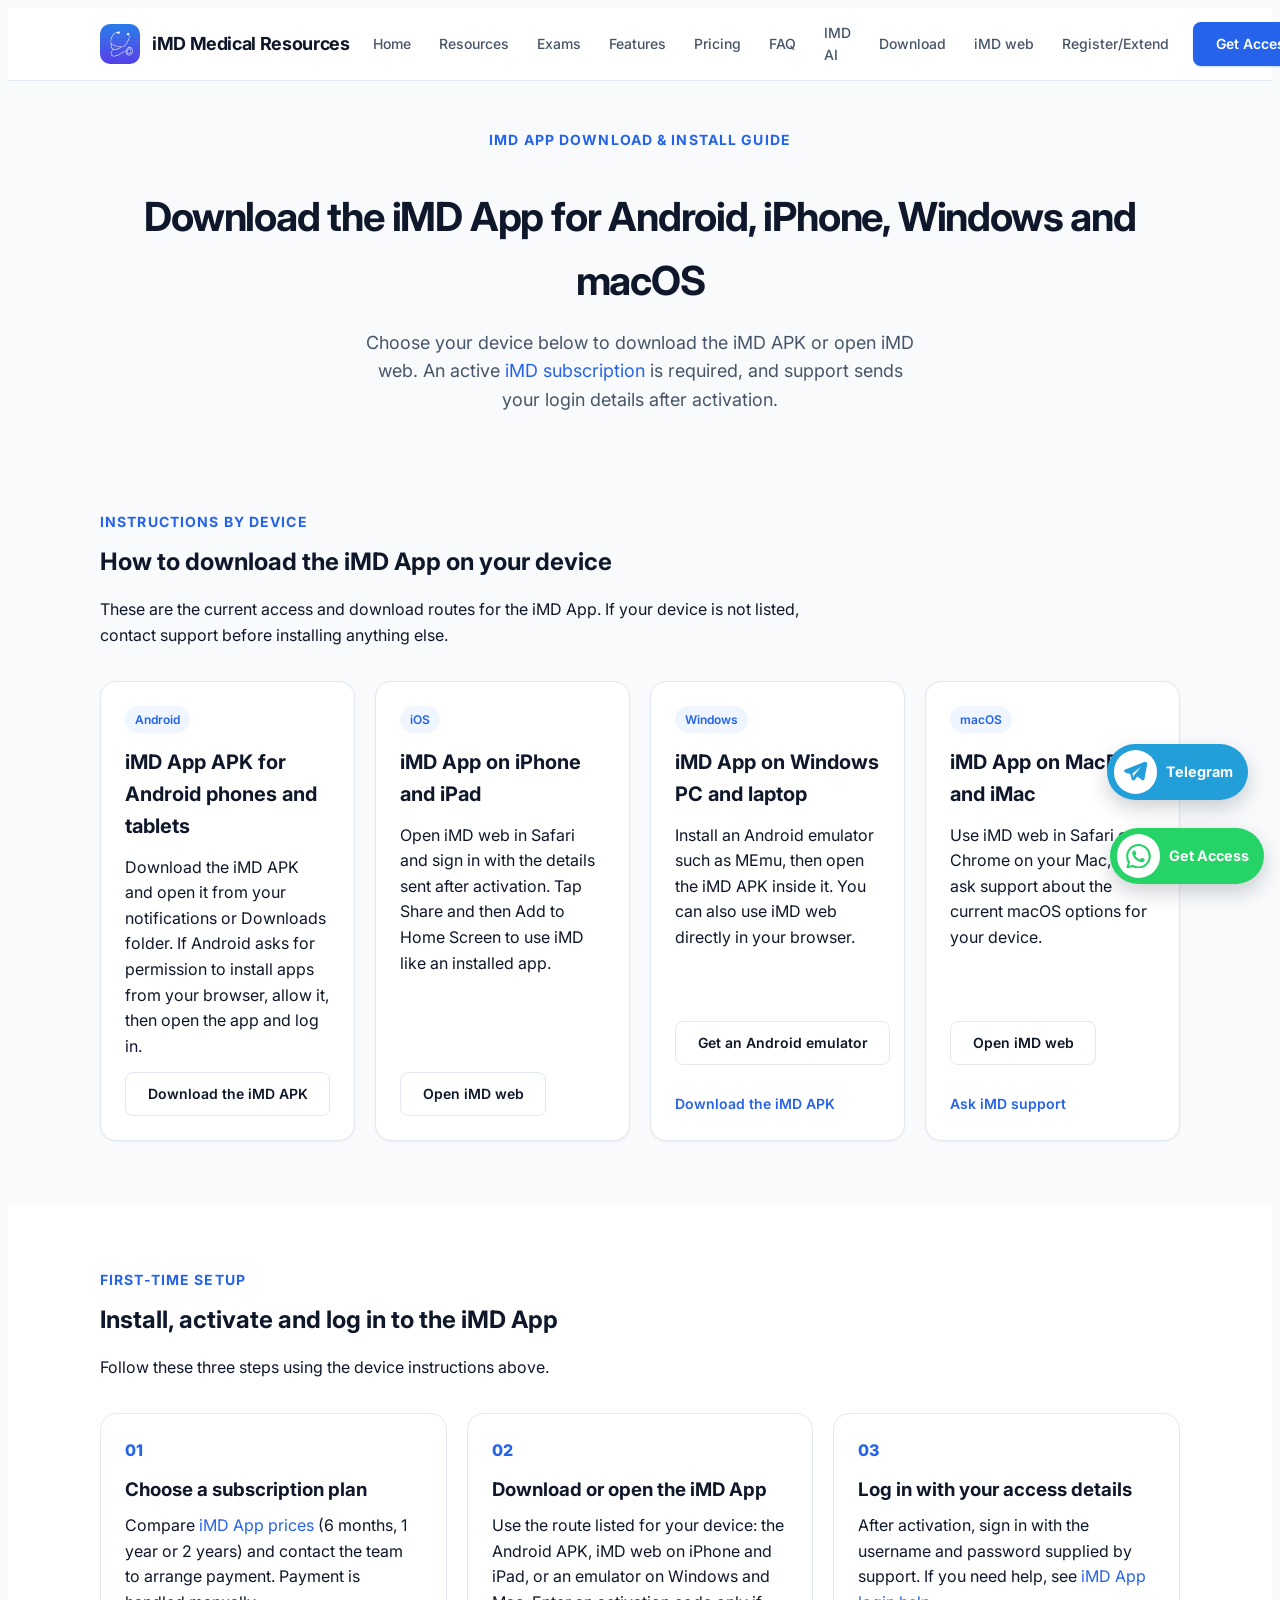
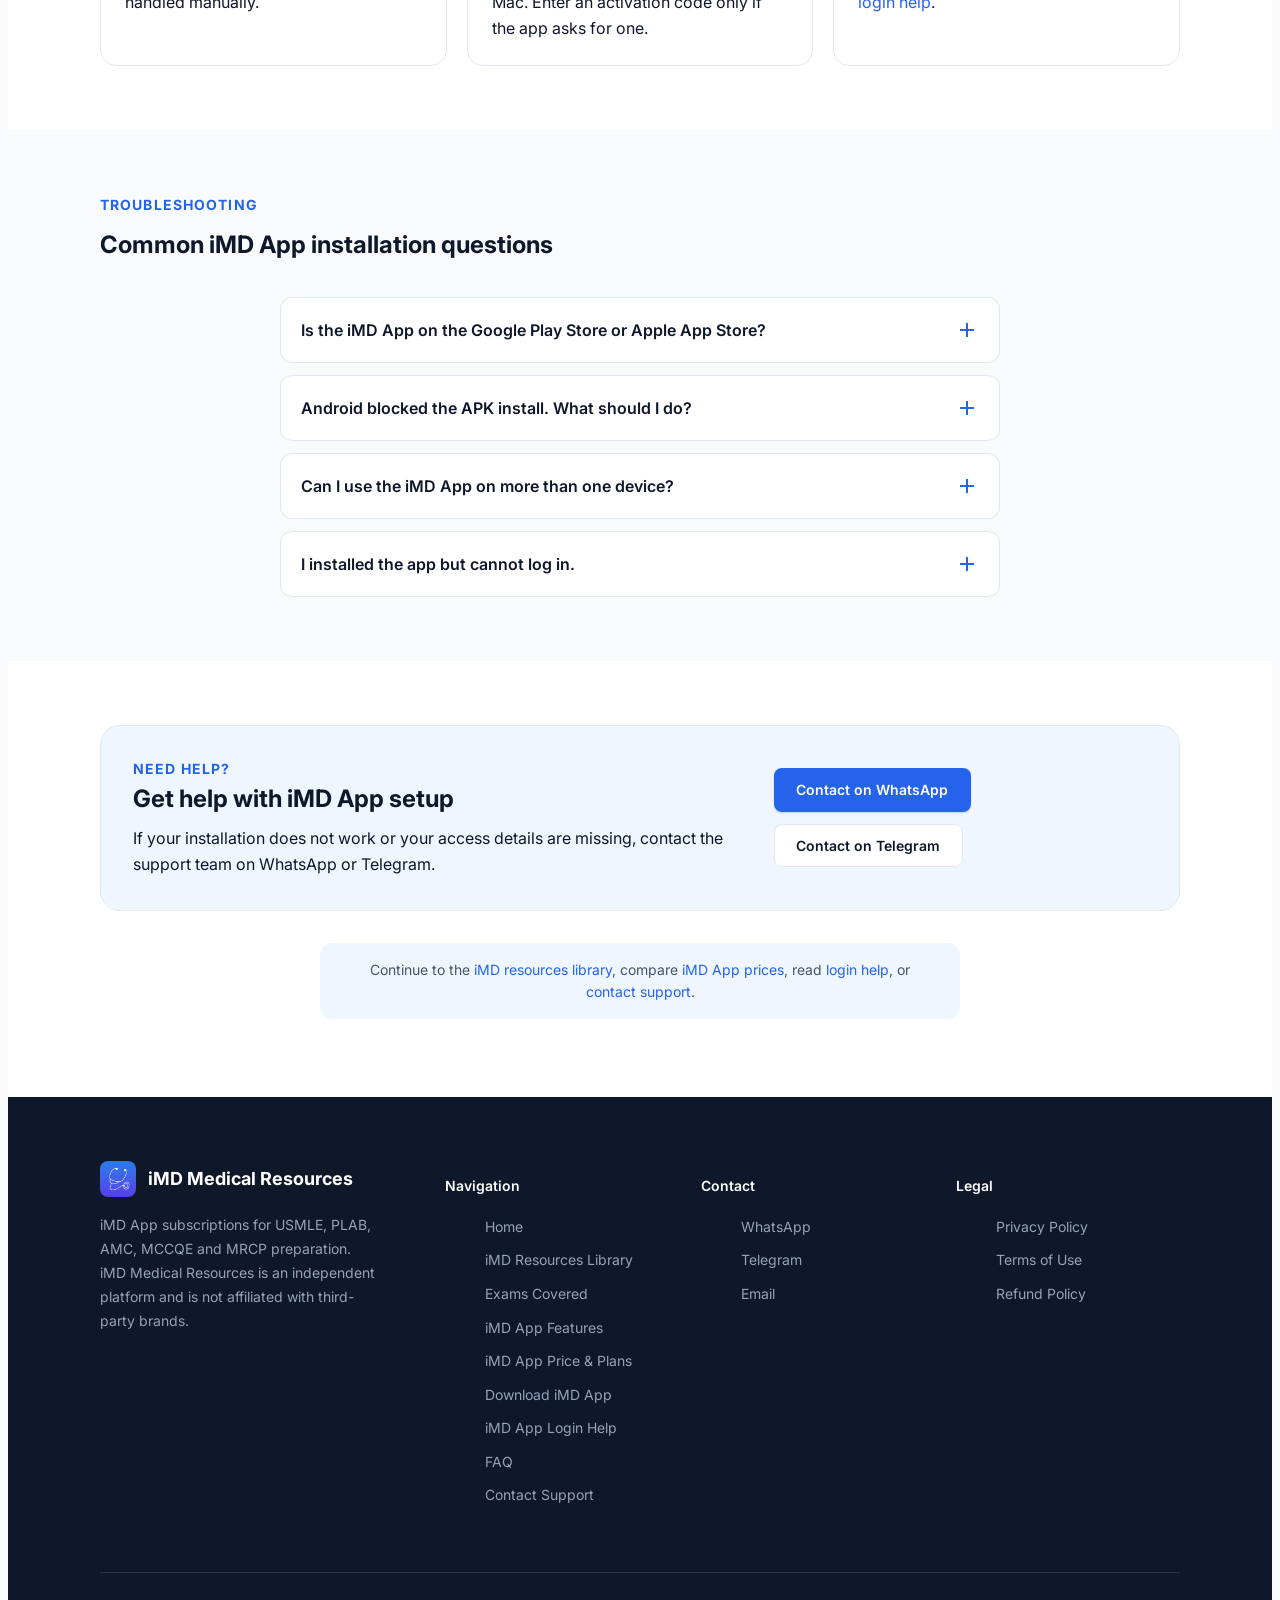
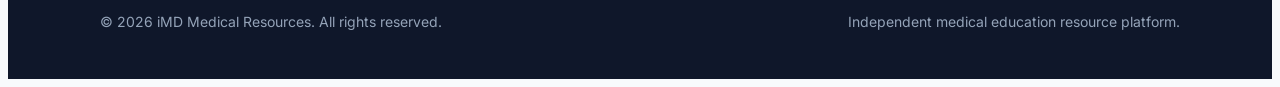
<file: download.html>
<!DOCTYPE html>
<html lang="en">
<head>
  <meta charset="UTF-8">
  <meta name="viewport" content="width=device-width, initial-scale=1.0">
  <title>Download iMD App | APK for Android, iPhone, Windows &amp; macOS Install Guide</title>
  <meta name="description" content="Download the iMD App: Android APK, iMD web for iPhone and iPad, and emulator setup for Windows and macOS. Step-by-step installation, activation and login guide for your iMD subscription.">
  <meta name="robots" content="index, follow, max-image-preview:large">
  <meta property="og:site_name" content="iMD App">
  <meta property="og:title" content="Download iMD App | APK for Android, iPhone, Windows &amp; macOS">
  <meta property="og:description" content="Android APK, iMD web for iPhone and iPad, and emulator setup for Windows and macOS. Step-by-step installation, activation and login guide.">
  <meta property="og:type" content="website">
  <meta property="og:url" content="https://www.imdapp.org/download.html">
  <meta property="og:image" content="https://www.imdapp.org/images/logo.png">
  <meta property="og:image:width" content="1024">
  <meta property="og:image:height" content="1012">
  <meta property="og:image:alt" content="iMD App logo">
  <meta name="twitter:card" content="summary">
  <meta name="twitter:title" content="Download iMD App | APK for Android, iPhone, Windows &amp; macOS">
  <meta name="twitter:description" content="Android APK, iMD web for iPhone and iPad, and emulator setup for Windows and macOS. Step-by-step installation, activation and login guide.">
  <meta name="twitter:image" content="https://www.imdapp.org/images/logo.png">
  <link rel="canonical" href="https://www.imdapp.org/download.html">
  <link rel="icon" href="images/favicon.png" type="image/png" sizes="512x512">
  <link rel="preconnect" href="https://fonts.googleapis.com">
  <link rel="preconnect" href="https://fonts.gstatic.com" crossorigin>
  <link href="https://fonts.googleapis.com/css2?family=Inter:wght@400;500;600;700&display=swap" rel="stylesheet">
  <link rel="stylesheet" href="css/style.css?v=20261013b">
  <script>
    (function () {
      try {
        var saved = localStorage.getItem("medaccess-theme");
        var theme = saved || (window.matchMedia("(prefers-color-scheme: dark)").matches ? "dark" : "light");
        if (theme === "dark") document.documentElement.setAttribute("data-theme", "dark");
      } catch (e) {}
    })();
  </script>
  <script type="application/ld+json">
  {
    "@context": "https://schema.org",
    "@graph": [
      {
        "@type": "HowTo",
        "name": "How to download and install the iMD App",
        "description": "Install the iMD App on Android, iPhone, iPad, Windows or macOS, then log in with the credentials sent after your subscription is activated.",
        "totalTime": "PT10M",
        "step": [
          { "@type": "HowToStep", "name": "Choose a subscription plan", "text": "Pick a 6-month, 1-year or 2-year iMD App plan and contact support on WhatsApp, Telegram or email to arrange payment.", "url": "https://www.imdapp.org/pricing.html" },
          { "@type": "HowToStep", "name": "Download or open the iMD App", "text": "Android: download and install the iMD APK. iPhone and iPad: open iMD web in Safari and add it to your Home Screen. Windows and macOS: run the APK in an Android emulator or use iMD web in your browser.", "url": "https://www.imdapp.org/download.html" },
          { "@type": "HowToStep", "name": "Log in", "text": "Enter the username and password sent by support after activation. Contact support if you need help with login or a device change.", "url": "https://www.imdapp.org/login.html" }
        ]
      },
      {
        "@type": "BreadcrumbList",
        "itemListElement": [
          { "@type": "ListItem", "position": 1, "name": "Home", "item": "https://www.imdapp.org/" },
          { "@type": "ListItem", "position": 2, "name": "Download iMD App", "item": "https://www.imdapp.org/download.html" }
        ]
      }
    ]
  }
  </script>
</head>
<body>
  <a class="skip-link" href="#main">Skip to content</a>

  <header class="site-header">
    <div class="container nav">
      <a class="nav__brand" href="/">
        <img class="nav__logo" src="images/logo.png" width="40" height="40" alt="iMD Medical Resources logo">
        <span data-brand>iMD Medical Resources</span>
      </a>
      <div class="nav__backdrop"></div>
      <nav id="primary-menu" class="nav__menu" aria-label="Primary">
        <a class="nav__link" href="/">Home</a>
        <a class="nav__link" href="resources.html">Resources</a>
        <a class="nav__link" href="exams.html">Exams</a>
        <a class="nav__link" href="features.html">Features</a>
        <a class="nav__link" href="pricing.html">Pricing</a>
        <a class="nav__link" href="faq.html">FAQ</a>
        <a class="nav__link" href="https://imdai.imedicaldoctor.net/" target="_blank" rel="noopener noreferrer">IMD AI</a>
        <a class="nav__cta btn btn--primary" href="#" data-open-access>Get Access</a>
      </nav>
      <div class="nav__actions">
        <button type="button" class="theme-toggle" data-theme-toggle aria-label="Switch to night view" title="Night view">
          <svg class="icon-moon" viewBox="0 0 24 24" fill="none" stroke="currentColor" stroke-width="2" aria-hidden="true"><path d="M21 12.79A9 9 0 1111.21 3 7 7 0 0021 12.79z"/></svg>
          <svg class="icon-sun" viewBox="0 0 24 24" fill="none" stroke="currentColor" stroke-width="2" aria-hidden="true"><circle cx="12" cy="12" r="4"/><path d="M12 2v2M12 20v2M4.93 4.93l1.41 1.41M17.66 17.66l1.41 1.41M2 12h2M20 12h2M4.93 19.07l1.41-1.41M17.66 6.34l1.41-1.41"/></svg>
        </button>
        <button class="nav__toggle" type="button" aria-label="Open menu" aria-expanded="false" aria-controls="primary-menu">
          <span class="nav__toggle-icon" aria-hidden="true"><span></span><span></span><span></span></span>
        </button>
      </div>
    </div>
  </header>

  <main id="main">
    <section class="page-hero">
      <div class="container">
        <p class="eyebrow">iMD App download &amp; install guide</p>
        <h1 class="page-hero__title">Download the iMD App for Android, iPhone, Windows and macOS</h1>
        <p class="page-hero__text">Choose your device below to download the iMD APK or open iMD web. An active <a href="pricing.html">iMD subscription</a> is required, and support sends your login details after activation.</p>
      </div>
    </section>

    <section class="section">
      <div class="container">
        <div class="section-heading">
          <p class="eyebrow">Instructions by device</p>
          <h2>How to download the iMD App on your device</h2>
          <p>These are the current access and download routes for the iMD App. If your device is not listed, contact support before installing anything else.</p>
        </div>
        <div class="download-grid">
          <article class="card download-card">
            <span class="tag tag--category">Android</span>
            <h2>iMD App APK for Android phones and tablets</h2>
            <p>Download the iMD APK and open it from your notifications or Downloads folder. If Android asks for permission to install apps from your browser, allow it, then open the app and log in.</p>
            <a class="btn btn--secondary" href="https://sg.imedicaldoctor.net/imd200.apk" target="_blank" rel="noopener noreferrer">Download the iMD APK</a>
          </article>
          <article class="card download-card">
            <span class="tag tag--category">iOS</span>
            <h2>iMD App on iPhone and iPad</h2>
            <p>Open iMD web in Safari and sign in with the details sent after activation. Tap Share and then Add to Home Screen to use iMD like an installed app.</p>
            <a class="btn btn--secondary" href="https://imdweb.org/login" target="_blank" rel="noopener noreferrer">Open iMD web</a>
          </article>
          <article class="card download-card">
            <span class="tag tag--category">Windows</span>
            <h2>iMD App on Windows PC and laptop</h2>
            <p>Install an Android emulator such as MEmu, then open the iMD APK inside it. You can also use iMD web directly in your browser.</p>
            <a class="btn btn--secondary" href="https://www.memuplay.com/" target="_blank" rel="noopener noreferrer">Get an Android emulator</a>
            <a class="card__link" href="https://sg.imedicaldoctor.net/imd200.apk" target="_blank" rel="noopener noreferrer">Download the iMD APK</a>
          </article>
          <article class="card download-card">
            <span class="tag tag--category">macOS</span>
            <h2>iMD App on MacBook and iMac</h2>
            <p>Use iMD web in Safari or Chrome on your Mac, or ask support about the current macOS options for your device.</p>
            <a class="btn btn--secondary" href="https://imdweb.org/login" target="_blank" rel="noopener noreferrer">Open iMD web</a>
            <a class="card__link" href="contact.html">Ask iMD support</a>
          </article>
        </div>
      </div>
    </section>

    <section class="section section--alt">
      <div class="container">
        <div class="section-heading">
          <p class="eyebrow">First-time setup</p>
          <h2>Install, activate and log in to the iMD App</h2>
          <p>Follow these three steps using the device instructions above.</p>
        </div>
        <ol class="steps-grid download-steps">
          <li class="step-card">
            <span>01</span>
            <h3>Choose a subscription plan</h3>
            <p>Compare <a href="pricing.html">iMD App prices</a> (6 months, 1 year or 2 years) and contact the team to arrange payment. Payment is handled manually.</p>
          </li>
          <li class="step-card">
            <span>02</span>
            <h3>Download or open the iMD App</h3>
            <p>Use the route listed for your device: the Android APK, iMD web on iPhone and iPad, or an emulator on Windows and Mac. Enter an activation code only if the app asks for one.</p>
          </li>
          <li class="step-card">
            <span>03</span>
            <h3>Log in with your access details</h3>
            <p>After activation, sign in with the username and password supplied by support. If you need help, see <a href="login.html">iMD App login help</a>.</p>
          </li>
        </ol>
      </div>
    </section>

    <section class="section">
      <div class="container">
        <div class="section-heading">
          <p class="eyebrow">Troubleshooting</p>
          <h2>Common iMD App installation questions</h2>
        </div>
        <div class="faq-list">
          <div class="faq-item">
            <h3 class="faq-item__heading"><button type="button" class="faq-item__question" aria-expanded="false">
              Is the iMD App on the Google Play Store or Apple App Store?
              <svg class="faq-item__icon" viewBox="0 0 24 24" fill="none" stroke="currentColor" stroke-width="2" aria-hidden="true"><path d="M12 5v14M5 12h14"/></svg>
            </button></h3>
            <div class="faq-item__answer">No. On Android the iMD App is installed from the APK linked on this page. On iPhone and iPad you use iMD web and add it to your Home Screen. Only download the APK from the links shown here or sent by support.</div>
          </div>
          <div class="faq-item">
            <h3 class="faq-item__heading"><button type="button" class="faq-item__question" aria-expanded="false">
              Android blocked the APK install. What should I do?
              <svg class="faq-item__icon" viewBox="0 0 24 24" fill="none" stroke="currentColor" stroke-width="2" aria-hidden="true"><path d="M12 5v14M5 12h14"/></svg>
            </button></h3>
            <div class="faq-item__answer">Tap Settings on the warning and turn on "Allow from this source" for your browser or Files app, then open the APK again and tap Install. The manual path is Settings &gt; Apps &gt; Special app access &gt; Install unknown apps.</div>
          </div>
          <div class="faq-item">
            <h3 class="faq-item__heading"><button type="button" class="faq-item__question" aria-expanded="false">
              Can I use the iMD App on more than one device?
              <svg class="faq-item__icon" viewBox="0 0 24 24" fill="none" stroke="currentColor" stroke-width="2" aria-hidden="true"><path d="M12 5v14M5 12h14"/></svg>
            </button></h3>
            <div class="faq-item__answer">The iMD App works on iPhone, iPad, Android, Windows and macOS. Contact support to confirm the device combination supported on your account or to request a device change.</div>
          </div>
          <div class="faq-item">
            <h3 class="faq-item__heading"><button type="button" class="faq-item__question" aria-expanded="false">
              I installed the app but cannot log in.
              <svg class="faq-item__icon" viewBox="0 0 24 24" fill="none" stroke="currentColor" stroke-width="2" aria-hidden="true"><path d="M12 5v14M5 12h14"/></svg>
            </button></h3>
            <div class="faq-item__answer">Check that your subscription has been activated and that you are using the exact username and password sent by support. If it still fails, read the <a href="login.html">iMD App login help</a> page or message support with a screenshot of the error.</div>
          </div>
        </div>
      </div>
    </section>

    <section id="support" class="section section--alt">
      <div class="container">
        <div class="cta-panel">
          <div>
            <p class="eyebrow">Need help?</p>
            <h2>Get help with iMD App setup</h2>
            <p>If your installation does not work or your access details are missing, contact the support team on WhatsApp or Telegram.</p>
          </div>
          <div class="cta-panel__actions">
            <a class="btn btn--primary" href="#" data-contact="whatsapp" target="_blank" rel="noopener noreferrer">Contact on WhatsApp</a>
            <a class="btn btn--secondary" href="#" data-contact="telegram" target="_blank" rel="noopener noreferrer">Contact on Telegram</a>
          </div>
        </div>
        <p class="steps-note">Continue to the <a href="resources.html">iMD resources library</a>, compare <a href="pricing.html">iMD App prices</a>, read <a href="login.html">login help</a>, or <a href="contact.html">contact support</a>.</p>
      </div>
    </section>
  </main>

  <footer class="site-footer">
    <div class="container">
      <div class="footer__grid">
        <div>
          <a class="footer__brand" href="/">
            <img class="footer__logo" src="images/logo.png" width="36" height="36" loading="lazy" decoding="async" alt="">
            <span data-brand>iMD Medical Resources</span>
          </a>
          <p class="footer__desc">iMD App subscriptions for USMLE, PLAB, AMC, MCCQE and MRCP preparation. iMD Medical Resources is an independent platform and is not affiliated with third-party brands.</p>
        </div>
        <div>
          <h3 class="footer__heading">Navigation</h3>
          <ul class="footer__links">
            <li><a href="/">Home</a></li>
            <li><a href="resources.html">iMD Resources Library</a></li>
            <li><a href="exams.html">Exams Covered</a></li>
            <li><a href="features.html">iMD App Features</a></li>
            <li><a href="pricing.html">iMD App Price &amp; Plans</a></li>
            <li><a href="download.html">Download iMD App</a></li>
            <li><a href="login.html">iMD App Login Help</a></li>
            <li><a href="faq.html">FAQ</a></li>
            <li><a href="contact.html">Contact Support</a></li>
          </ul>
        </div>
        <div>
          <h3 class="footer__heading">Contact</h3>
          <ul class="footer__links">
            <li><a href="#" data-contact="whatsapp" target="_blank" rel="noopener noreferrer">WhatsApp</a></li>
            <li><a href="#" data-contact="telegram" target="_blank" rel="noopener noreferrer">Telegram</a></li>
            <li><a href="#" data-contact="email">Email</a></li>
          </ul>
        </div>
        <div>
          <h3 class="footer__heading">Legal</h3>
          <ul class="footer__links">
            <li><a href="privacy.html">Privacy Policy</a></li>
            <li><a href="terms.html">Terms of Use</a></li>
            <li><a href="refund.html">Refund Policy</a></li>
          </ul>
        </div>
      </div>
      <div class="footer__bottom">
        <p>&copy; 2026 <span data-brand>iMD Medical Resources</span>. All rights reserved.</p>
        <p>Independent medical education resource platform.</p>
      </div>
    </div>
  </footer>

  <div id="access-modal" class="modal" role="dialog" aria-modal="true" aria-labelledby="modal-title" aria-hidden="true">
    <div class="modal__backdrop" data-close-modal></div>
    <div class="modal__dialog">
      <button type="button" class="modal__close" data-close-modal aria-label="Close dialog">
        <svg width="20" height="20" viewBox="0 0 24 24" fill="none" stroke="currentColor" stroke-width="2" aria-hidden="true"><path d="M6 6l12 12M18 6L6 18"/></svg>
      </button>
      <h2 id="modal-title" class="modal__title">Ready to Get Access?</h2>
      <p class="modal__text">Choose your preferred way to contact us. Payment is arranged manually after we connect.</p>
      <p id="modal-plan-label" class="modal__plan"></p>
      <div class="modal__options">
        <a id="modal-whatsapp" class="modal__option" href="#" target="_blank" rel="noopener noreferrer">
          <span class="modal__option-icon modal__option-icon--whatsapp"><svg viewBox="0 0 24 24" fill="currentColor" aria-hidden="true"><path d="M17.472 14.382c-.297-.149-1.758-.867-2.03-.967-.273-.099-.471-.148-.67.15-.197.297-.767.966-.94 1.164-.173.199-.347.223-.644.075-.297-.15-1.255-.463-2.39-1.475-.883-.788-1.48-1.761-1.653-2.059-.173-.297-.018-.458.13-.606.134-.133.298-.347.446-.52.149-.174.198-.298.298-.497.099-.198.05-.371-.025-.52-.075-.149-.669-1.612-.916-2.207-.242-.579-.487-.5-.669-.51-.173-.008-.371-.01-.57-.01-.198 0-.52.074-.792.372-.272.297-1.04 1.016-1.04 2.479 0 1.462 1.065 2.875 1.213 3.074.149.198 2.096 3.2 5.077 4.487.709.306 1.262.489 1.694.625.712.227 1.36.195 1.871.118.571-.085 1.758-.719 2.006-1.413.248-.694.248-1.289.173-1.413-.074-.124-.272-.198-.57-.347m-5.421 7.403h-.004a9.87 9.87 0 01-5.031-1.378l-.361-.214-3.741.982.998-3.648-.235-.374a9.86 9.86 0 01-1.51-5.26c.001-5.45 4.436-9.884 9.888-9.884 2.64 0 5.122 1.03 6.988 2.898a9.825 9.825 0 012.893 6.994c-.003 5.45-4.435 9.884-9.885 9.884m8.413-18.297A11.815 11.815 0 0012.05 0C5.495 0 .16 5.335.157 11.892c0 2.096.547 4.142 1.588 5.945L.057 24l6.305-1.654a11.882 11.882 0 005.683 1.448h.005c6.554 0 11.89-5.335 11.893-11.893a11.821 11.821 0 00-3.48-8.413z"/></svg></span>
          <span><strong>WhatsApp</strong><span>Message us to request access</span></span>
        </a>
        <a id="modal-telegram" class="modal__option" href="#" target="_blank" rel="noopener noreferrer">
          <span class="modal__option-icon modal__option-icon--telegram"><svg viewBox="0 0 24 24" fill="currentColor" aria-hidden="true"><path d="M11.944 0A12 12 0 000 12a12 12 0 0012 12 12 12 0 0012-12A12 12 0 0012 0a12 12 0 00-.056 0zm4.962 7.224c.1-.002.321.023.465.14a.506.506 0 01.171.325c.016.093.036.306.02.472-.18 1.898-.962 6.502-1.36 8.627-.168.9-.499 1.201-.82 1.23-.696.065-1.225-.46-1.9-.902-1.056-.693-1.653-1.124-2.678-1.8-1.185-.78-.417-1.21.258-1.91.177-.184 3.247-2.977 3.307-3.23.007-.032.014-.15-.056-.212s-.174-.041-.249-.024c-.106.024-1.793 1.14-5.061 3.345-.48.33-.913.49-1.302.48-.428-.008-1.252-.241-1.865-.44-.752-.245-1.349-.374-1.297-.789.027-.216.325-.437.893-.663 3.498-1.524 5.83-2.529 6.998-3.014 3.332-1.386 4.025-1.627 4.476-1.635z"/></svg></span>
          <span><strong>Telegram</strong><span>Chat with us on Telegram</span></span>
        </a>
        <a id="modal-email" class="modal__option" href="#">
          <span class="modal__option-icon modal__option-icon--email"><svg viewBox="0 0 24 24" fill="none" stroke="currentColor" stroke-width="2" aria-hidden="true"><path d="M3 8l7.89 5.26a2 2 0 002.22 0L21 8M5 19h14a2 2 0 002-2V7a2 2 0 00-2-2H5a2 2 0 00-2 2v10a2 2 0 002 2z"/></svg></span>
          <span><strong>Email</strong><span>Send an access request by email</span></span>
        </a>
      </div>
    </div>
  </div>

  <script src="js/main.js?v=20261013b"></script>
</body>
</html>
</file>
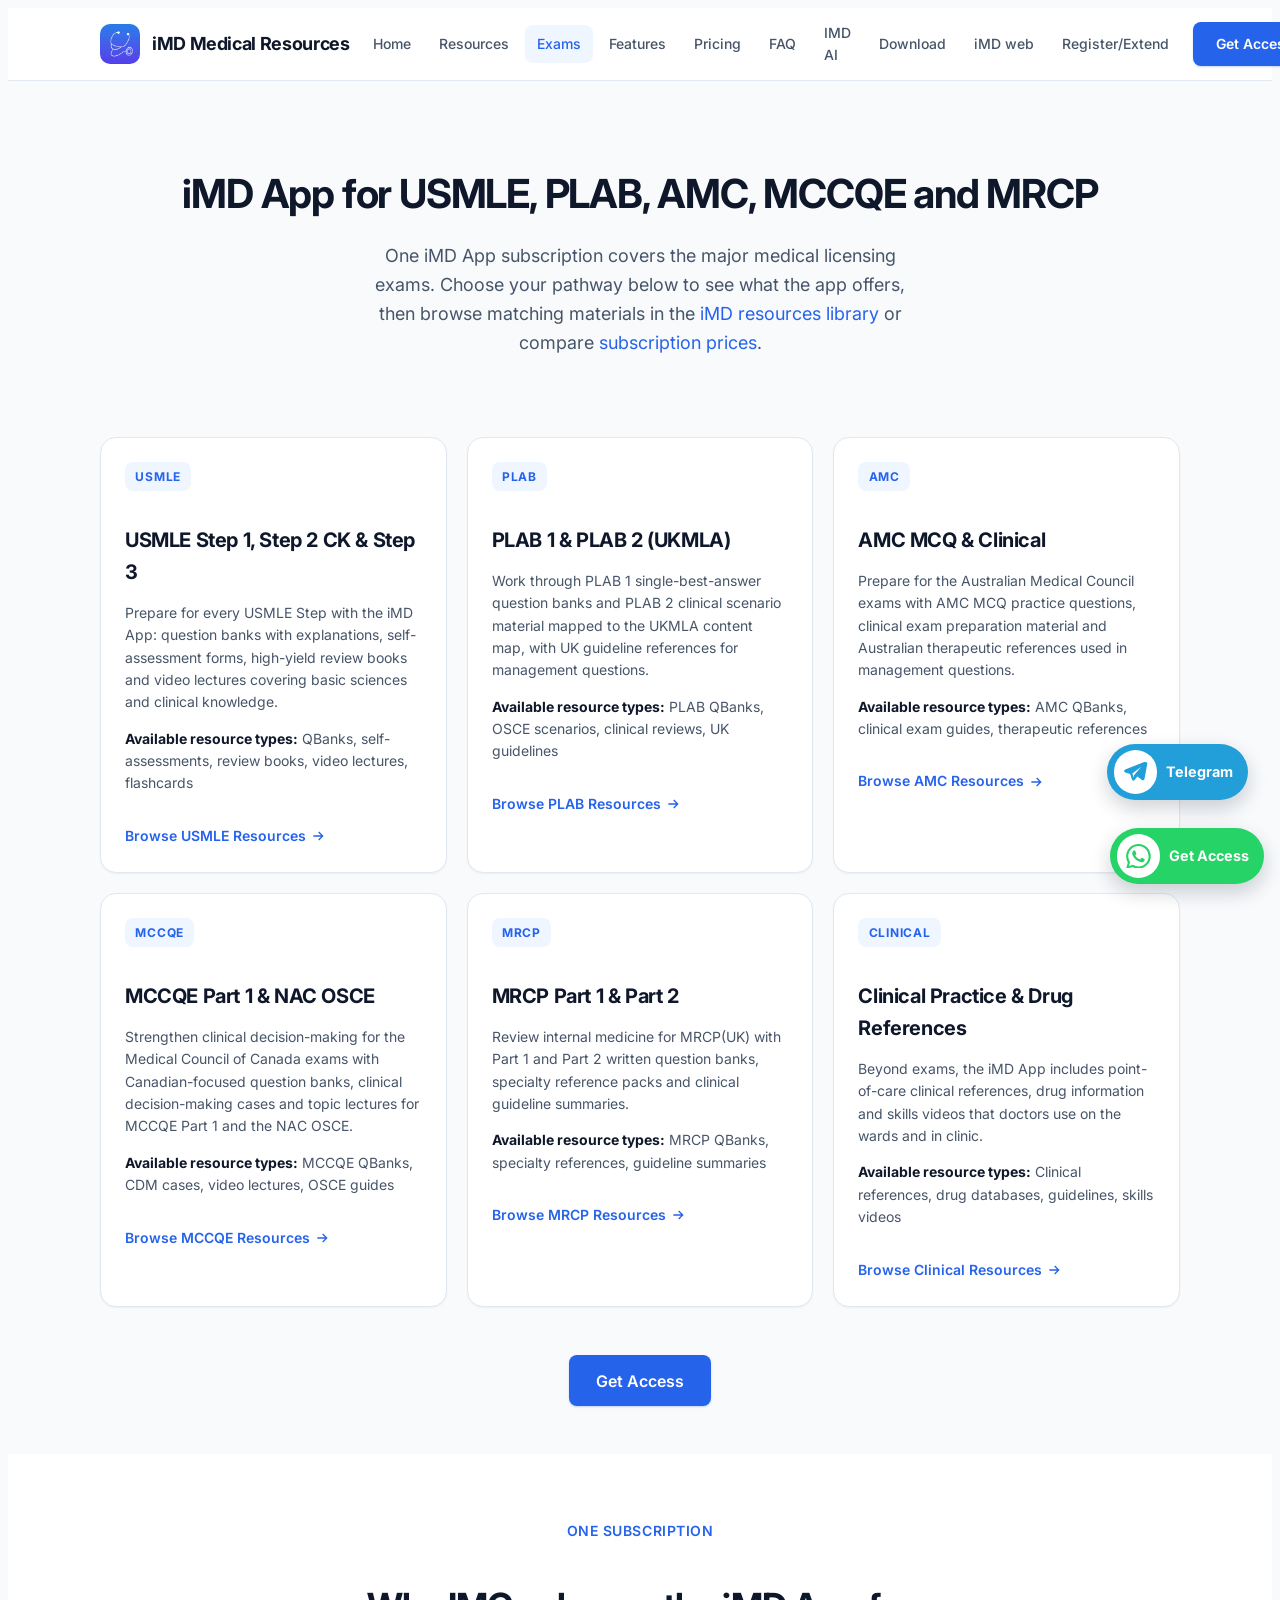
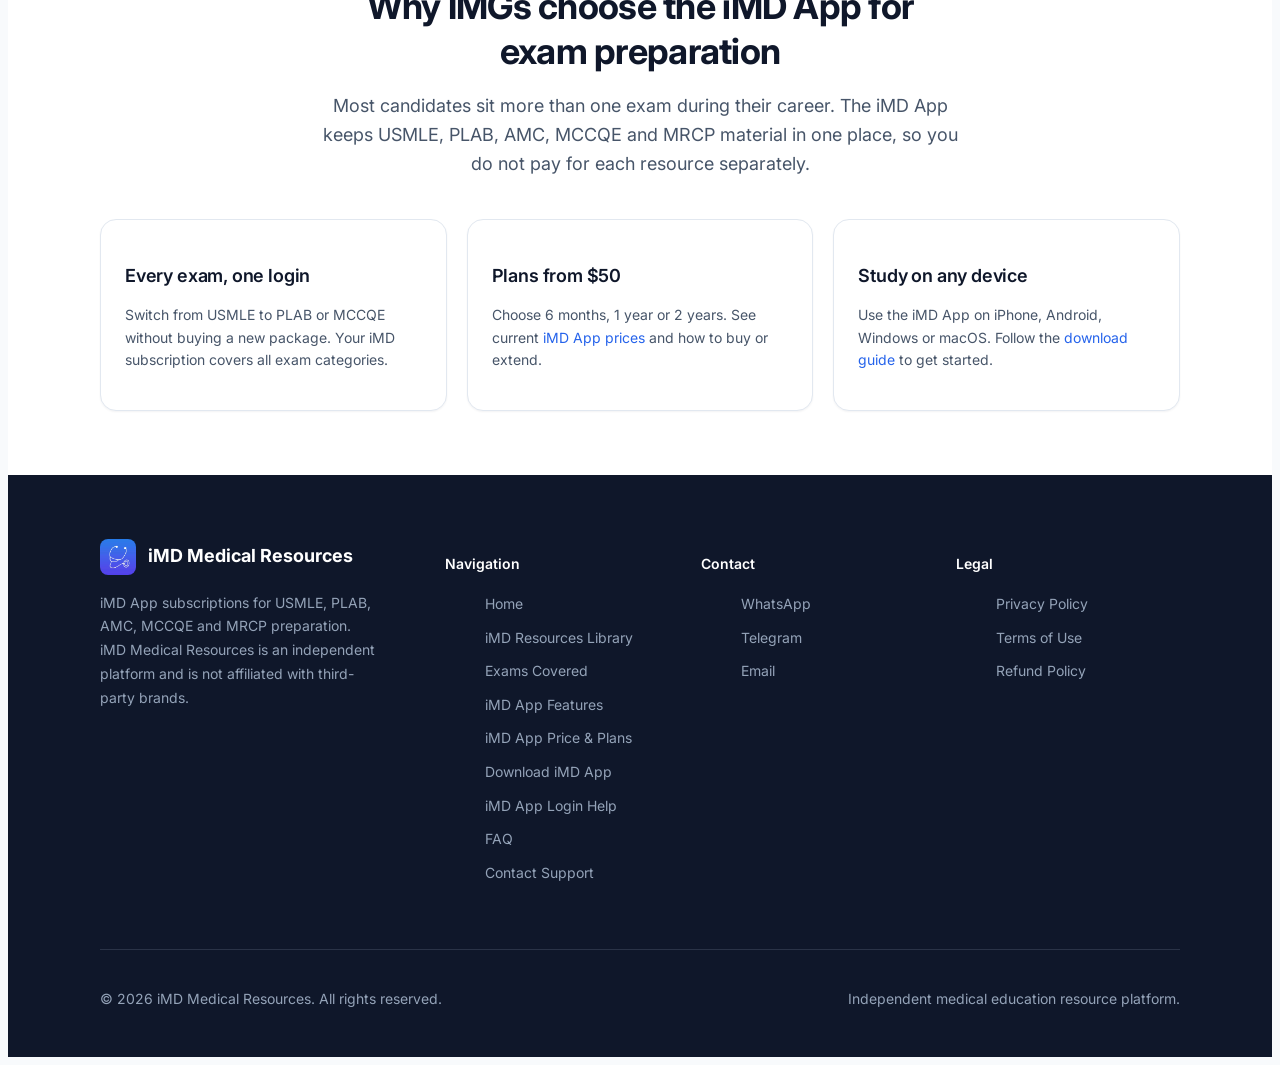
<file: exams.html>
<!DOCTYPE html>
<html lang="en">
<head>
  <meta charset="UTF-8">
  <meta name="viewport" content="width=device-width, initial-scale=1.0">
  <title>iMD App for USMLE, PLAB, AMC, MCCQE &amp; MRCP | Exam Resources</title>
  <meta name="description" content="See how the iMD App supports USMLE Step 1, 2 CK and 3, PLAB 1 and 2 (UKMLA), AMC MCQ and Clinical, MCCQE Part 1 and NAC, and MRCP with QBanks, books, video lectures and clinical references.">
  <meta name="robots" content="index, follow, max-image-preview:large">
  <meta property="og:site_name" content="iMD App">
  <meta property="og:title" content="iMD App for USMLE, PLAB, AMC, MCCQE &amp; MRCP | Exam Resources">
  <meta property="og:description" content="QBanks, books, video lectures and clinical references for USMLE, PLAB/UKMLA, AMC, MCCQE and MRCP in one iMD App subscription.">
  <meta property="og:type" content="website">
  <meta property="og:image" content="https://www.imdapp.org/images/logo.png">
  <meta property="og:image:width" content="1024">
  <meta property="og:image:height" content="1012">
  <meta property="og:image:alt" content="iMD App logo">
  <script type="application/ld+json">
  {
    "@context": "https://schema.org",
    "@type": "BreadcrumbList",
    "itemListElement": [
      { "@type": "ListItem", "position": 1, "name": "Home", "item": "https://www.imdapp.org/" },
      { "@type": "ListItem", "position": 2, "name": "Exams", "item": "https://www.imdapp.org/exams.html" }
    ]
  }
  </script>
  <link rel="icon" href="images/favicon.png" type="image/png" sizes="512x512">
  <link rel="preconnect" href="https://fonts.googleapis.com">
  <link rel="preconnect" href="https://fonts.gstatic.com" crossorigin>
  <link href="https://fonts.googleapis.com/css2?family=Inter:wght@400;500;600;700&display=swap" rel="stylesheet">
  <link rel="stylesheet" href="css/style.css?v=20261013b">
  <script>
    (function () {
      try {
        var saved = localStorage.getItem("medaccess-theme");
        var theme = saved || (window.matchMedia("(prefers-color-scheme: dark)").matches ? "dark" : "light");
        if (theme === "dark") document.documentElement.setAttribute("data-theme", "dark");
      } catch (e) {}
    })();
  </script>
  <link rel="canonical" href="https://www.imdapp.org/exams.html">
  <meta property="og:url" content="https://www.imdapp.org/exams.html">
  <meta name="twitter:card" content="summary">
  <meta name="twitter:title" content="iMD App for USMLE, PLAB, AMC, MCCQE &amp; MRCP | Exam Resources">
  <meta name="twitter:description" content="QBanks, books, video lectures and clinical references for USMLE, PLAB/UKMLA, AMC, MCCQE and MRCP in one iMD App subscription.">
  <meta name="twitter:image" content="https://www.imdapp.org/images/logo.png">
</head>
<body>
  <a class="skip-link" href="#main">Skip to content</a>

  <header class="site-header">
    <div class="container nav">
      <a class="nav__brand" href="/">
        <img class="nav__logo" src="images/logo.png" width="40" height="40" alt="iMD Medical Resources logo">
        <span data-brand>iMD Medical Resources</span>
      </a>
      <div class="nav__backdrop"></div>
      <nav id="primary-menu" class="nav__menu" aria-label="Primary">
        <a class="nav__link" href="/">Home</a>
        <a class="nav__link" href="resources.html">Resources</a>
        <a class="nav__link is-active" href="exams.html">Exams</a>
        <a class="nav__link" href="features.html">Features</a>
        <a class="nav__link" href="pricing.html">Pricing</a>
        <a class="nav__link" href="faq.html">FAQ</a>
        <a class="nav__link" href="https://imdai.imedicaldoctor.net/" target="_blank" rel="noopener noreferrer">IMD AI</a>
        <a class="nav__cta btn btn--primary" href="#" data-open-access>Get Access</a>
      </nav>
      <div class="nav__actions">
        <button type="button" class="theme-toggle" data-theme-toggle aria-label="Switch to night view" title="Night view">
          <svg class="icon-moon" viewBox="0 0 24 24" fill="none" stroke="currentColor" stroke-width="2" aria-hidden="true"><path d="M21 12.79A9 9 0 1111.21 3 7 7 0 0021 12.79z"/></svg>
          <svg class="icon-sun" viewBox="0 0 24 24" fill="none" stroke="currentColor" stroke-width="2" aria-hidden="true"><circle cx="12" cy="12" r="4"/><path d="M12 2v2M12 20v2M4.93 4.93l1.41 1.41M17.66 17.66l1.41 1.41M2 12h2M20 12h2M4.93 19.07l1.41-1.41M17.66 6.34l1.41-1.41"/></svg>
        </button>
        <button class="nav__toggle" type="button" aria-label="Open menu" aria-expanded="false" aria-controls="primary-menu">
          <span class="nav__toggle-icon" aria-hidden="true"><span></span><span></span><span></span></span>
        </button>
      </div>
    </div>
  </header>

  <main id="main">
    <section class="page-hero">
      <div class="container">
        <h1 class="page-hero__title">iMD App for USMLE, PLAB, AMC, MCCQE and MRCP</h1>
        <p class="page-hero__text">One iMD App subscription covers the major medical licensing exams. Choose your pathway below to see what the app offers, then browse matching materials in the <a href="resources.html">iMD resources library</a> or compare <a href="pricing.html">subscription prices</a>.</p>
      </div>
    </section>

    <section class="section section--tight">
      <div class="container">
        <div class="exam-grid">
          <article class="card exam-card">
            <span class="exam-card__badge">USMLE</span>
            <h2 class="exam-card__title">USMLE Step 1, Step 2 CK &amp; Step 3</h2>
            <p class="card__text">Prepare for every USMLE Step with the iMD App: question banks with explanations, self-assessment forms, high-yield review books and video lectures covering basic sciences and clinical knowledge.</p>
            <p class="card__text" style="margin-top:0.75rem;"><strong style="color:var(--color-text);">Available resource types:</strong> QBanks, self-assessments, review books, video lectures, flashcards</p>
            <a class="card__link" href="resources.html?category=USMLE">Browse USMLE Resources <svg viewBox="0 0 24 24" fill="none" stroke="currentColor" stroke-width="2" aria-hidden="true"><path d="M5 12h14M13 6l6 6-6 6"/></svg></a>
          </article>

          <article class="card exam-card">
            <span class="exam-card__badge">PLAB</span>
            <h2 class="exam-card__title">PLAB 1 &amp; PLAB 2 (UKMLA)</h2>
            <p class="card__text">Work through PLAB 1 single-best-answer question banks and PLAB 2 clinical scenario material mapped to the UKMLA content map, with UK guideline references for management questions.</p>
            <p class="card__text" style="margin-top:0.75rem;"><strong style="color:var(--color-text);">Available resource types:</strong> PLAB QBanks, OSCE scenarios, clinical reviews, UK guidelines</p>
            <a class="card__link" href="resources.html?category=PLAB">Browse PLAB Resources <svg viewBox="0 0 24 24" fill="none" stroke="currentColor" stroke-width="2" aria-hidden="true"><path d="M5 12h14M13 6l6 6-6 6"/></svg></a>
          </article>

          <article class="card exam-card">
            <span class="exam-card__badge">AMC</span>
            <h2 class="exam-card__title">AMC MCQ &amp; Clinical</h2>
            <p class="card__text">Prepare for the Australian Medical Council exams with AMC MCQ practice questions, clinical exam preparation material and Australian therapeutic references used in management questions.</p>
            <p class="card__text" style="margin-top:0.75rem;"><strong style="color:var(--color-text);">Available resource types:</strong> AMC QBanks, clinical exam guides, therapeutic references</p>
            <a class="card__link" href="resources.html?category=AMC">Browse AMC Resources <svg viewBox="0 0 24 24" fill="none" stroke="currentColor" stroke-width="2" aria-hidden="true"><path d="M5 12h14M13 6l6 6-6 6"/></svg></a>
          </article>

          <article class="card exam-card">
            <span class="exam-card__badge">MCCQE</span>
            <h2 class="exam-card__title">MCCQE Part 1 &amp; NAC OSCE</h2>
            <p class="card__text">Strengthen clinical decision-making for the Medical Council of Canada exams with Canadian-focused question banks, clinical decision-making cases and topic lectures for MCCQE Part 1 and the NAC OSCE.</p>
            <p class="card__text" style="margin-top:0.75rem;"><strong style="color:var(--color-text);">Available resource types:</strong> MCCQE QBanks, CDM cases, video lectures, OSCE guides</p>
            <a class="card__link" href="resources.html?category=MCCQE">Browse MCCQE Resources <svg viewBox="0 0 24 24" fill="none" stroke="currentColor" stroke-width="2" aria-hidden="true"><path d="M5 12h14M13 6l6 6-6 6"/></svg></a>
          </article>

          <article class="card exam-card">
            <span class="exam-card__badge">MRCP</span>
            <h2 class="exam-card__title">MRCP Part 1 &amp; Part 2</h2>
            <p class="card__text">Review internal medicine for MRCP(UK) with Part 1 and Part 2 written question banks, specialty reference packs and clinical guideline summaries.</p>
            <p class="card__text" style="margin-top:0.75rem;"><strong style="color:var(--color-text);">Available resource types:</strong> MRCP QBanks, specialty references, guideline summaries</p>
            <a class="card__link" href="resources.html?category=MRCP">Browse MRCP Resources <svg viewBox="0 0 24 24" fill="none" stroke="currentColor" stroke-width="2" aria-hidden="true"><path d="M5 12h14M13 6l6 6-6 6"/></svg></a>
          </article>

          <article class="card exam-card">
            <span class="exam-card__badge">CLINICAL</span>
            <h2 class="exam-card__title">Clinical Practice &amp; Drug References</h2>
            <p class="card__text">Beyond exams, the iMD App includes point-of-care clinical references, drug information and skills videos that doctors use on the wards and in clinic.</p>
            <p class="card__text" style="margin-top:0.75rem;"><strong style="color:var(--color-text);">Available resource types:</strong> Clinical references, drug databases, guidelines, skills videos</p>
            <a class="card__link" href="resources.html?category=Clinical">Browse Clinical Resources <svg viewBox="0 0 24 24" fill="none" stroke="currentColor" stroke-width="2" aria-hidden="true"><path d="M5 12h14M13 6l6 6-6 6"/></svg></a>
          </article>
        </div>

        <div style="text-align:center;margin-top:3rem;">
          <a class="btn btn--primary btn--lg" href="#" data-open-access>Get Access</a>
        </div>
      </div>
    </section>

    <section class="section section--alt">
      <div class="container">
        <div class="section__header">
          <span class="section__eyebrow">One subscription</span>
          <h2 class="section__title">Why IMGs choose the iMD App for exam preparation</h2>
          <p class="section__desc">Most candidates sit more than one exam during their career. The iMD App keeps USMLE, PLAB, AMC, MCCQE and MRCP material in one place, so you do not pay for each resource separately.</p>
        </div>
        <div class="feature-grid">
          <article class="card">
            <h3 class="card__title">Every exam, one login</h3>
            <p class="card__text">Switch from USMLE to PLAB or MCCQE without buying a new package. Your iMD subscription covers all exam categories.</p>
          </article>
          <article class="card">
            <h3 class="card__title">Plans from $50</h3>
            <p class="card__text">Choose 6 months, 1 year or 2 years. See current <a href="pricing.html">iMD App prices</a> and how to buy or extend.</p>
          </article>
          <article class="card">
            <h3 class="card__title">Study on any device</h3>
            <p class="card__text">Use the iMD App on iPhone, Android, Windows or macOS. Follow the <a href="download.html">download guide</a> to get started.</p>
          </article>
        </div>
      </div>
    </section>
  </main>

  <footer class="site-footer">
    <div class="container">
      <div class="footer__grid">
        <div>
          <a class="footer__brand" href="/">
            <img class="footer__logo" src="images/logo.png" width="36" height="36" loading="lazy" decoding="async" alt="">
            <span data-brand>iMD Medical Resources</span>
          </a>
          <p class="footer__desc">iMD App subscriptions for USMLE, PLAB, AMC, MCCQE and MRCP preparation. iMD Medical Resources is an independent platform and is not affiliated with third-party brands.</p>
        </div>
        <div>
          <h3 class="footer__heading">Navigation</h3>
          <ul class="footer__links">
            <li><a href="/">Home</a></li>
            <li><a href="resources.html">iMD Resources Library</a></li>
            <li><a href="exams.html">Exams Covered</a></li>
            <li><a href="features.html">iMD App Features</a></li>
            <li><a href="pricing.html">iMD App Price &amp; Plans</a></li>
            <li><a href="download.html">Download iMD App</a></li>
            <li><a href="login.html">iMD App Login Help</a></li>
            <li><a href="faq.html">FAQ</a></li>
            <li><a href="contact.html">Contact Support</a></li>
          </ul>
        </div>
        <div>
          <h3 class="footer__heading">Contact</h3>
          <ul class="footer__links">
            <li><a href="#" data-contact="whatsapp" target="_blank" rel="noopener noreferrer">WhatsApp</a></li>
            <li><a href="#" data-contact="telegram" target="_blank" rel="noopener noreferrer">Telegram</a></li>
            <li><a href="#" data-contact="email">Email</a></li>
          </ul>
        </div>
        <div>
          <h3 class="footer__heading">Legal</h3>
          <ul class="footer__links">
            <li><a href="privacy.html">Privacy Policy</a></li>
            <li><a href="terms.html">Terms of Use</a></li>
            <li><a href="refund.html">Refund Policy</a></li>
          </ul>
        </div>
      </div>
      <div class="footer__bottom">
        <p>&copy; 2026 <span data-brand>iMD Medical Resources</span>. All rights reserved.</p>
        <p>Independent medical education resource platform.</p>
      </div>
    </div>
  </footer>

  <div id="access-modal" class="modal" role="dialog" aria-modal="true" aria-labelledby="modal-title" aria-hidden="true">
    <div class="modal__backdrop" data-close-modal></div>
    <div class="modal__dialog">
      <button type="button" class="modal__close" data-close-modal aria-label="Close dialog">
        <svg width="20" height="20" viewBox="0 0 24 24" fill="none" stroke="currentColor" stroke-width="2" aria-hidden="true"><path d="M6 6l12 12M18 6L6 18"/></svg>
      </button>
      <h2 id="modal-title" class="modal__title">Ready to Get Access?</h2>
      <p class="modal__text">Choose your preferred way to contact us. Payment is arranged manually after we connect.</p>
      <p id="modal-plan-label" class="modal__plan"></p>
      <div class="modal__options">
        <a id="modal-whatsapp" class="modal__option" href="#" target="_blank" rel="noopener noreferrer">
          <span class="modal__option-icon modal__option-icon--whatsapp"><svg viewBox="0 0 24 24" fill="currentColor" aria-hidden="true"><path d="M17.472 14.382c-.297-.149-1.758-.867-2.03-.967-.273-.099-.471-.148-.67.15-.197.297-.767.966-.94 1.164-.173.199-.347.223-.644.075-.297-.15-1.255-.463-2.39-1.475-.883-.788-1.48-1.761-1.653-2.059-.173-.297-.018-.458.13-.606.134-.133.298-.347.446-.52.149-.174.198-.298.298-.497.099-.198.05-.371-.025-.52-.075-.149-.669-1.612-.916-2.207-.242-.579-.487-.5-.669-.51-.173-.008-.371-.01-.57-.01-.198 0-.52.074-.792.372-.272.297-1.04 1.016-1.04 2.479 0 1.462 1.065 2.875 1.213 3.074.149.198 2.096 3.2 5.077 4.487.709.306 1.262.489 1.694.625.712.227 1.36.195 1.871.118.571-.085 1.758-.719 2.006-1.413.248-.694.248-1.289.173-1.413-.074-.124-.272-.198-.57-.347m-5.421 7.403h-.004a9.87 9.87 0 01-5.031-1.378l-.361-.214-3.741.982.998-3.648-.235-.374a9.86 9.86 0 01-1.51-5.26c.001-5.45 4.436-9.884 9.888-9.884 2.64 0 5.122 1.03 6.988 2.898a9.825 9.825 0 012.893 6.994c-.003 5.45-4.435 9.884-9.885 9.884m8.413-18.297A11.815 11.815 0 0012.05 0C5.495 0 .16 5.335.157 11.892c0 2.096.547 4.142 1.588 5.945L.057 24l6.305-1.654a11.882 11.882 0 005.683 1.448h.005c6.554 0 11.89-5.335 11.893-11.893a11.821 11.821 0 00-3.48-8.413z"/></svg></span>
          <span><strong>WhatsApp</strong><span>Message us to request access</span></span>
        </a>
        <a id="modal-telegram" class="modal__option" href="#" target="_blank" rel="noopener noreferrer">
          <span class="modal__option-icon modal__option-icon--telegram"><svg viewBox="0 0 24 24" fill="currentColor" aria-hidden="true"><path d="M11.944 0A12 12 0 000 12a12 12 0 0012 12 12 12 0 0012-12A12 12 0 0012 0a12 12 0 00-.056 0zm4.962 7.224c.1-.002.321.023.465.14a.506.506 0 01.171.325c.016.093.036.306.02.472-.18 1.898-.962 6.502-1.36 8.627-.168.9-.499 1.201-.82 1.23-.696.065-1.225-.46-1.9-.902-1.056-.693-1.653-1.124-2.678-1.8-1.185-.78-.417-1.21.258-1.91.177-.184 3.247-2.977 3.307-3.23.007-.032.014-.15-.056-.212s-.174-.041-.249-.024c-.106.024-1.793 1.14-5.061 3.345-.48.33-.913.49-1.302.48-.428-.008-1.252-.241-1.865-.44-.752-.245-1.349-.374-1.297-.789.027-.216.325-.437.893-.663 3.498-1.524 5.83-2.529 6.998-3.014 3.332-1.386 4.025-1.627 4.476-1.635z"/></svg></span>
          <span><strong>Telegram</strong><span>Chat with us on Telegram</span></span>
        </a>
        <a id="modal-email" class="modal__option" href="#">
          <span class="modal__option-icon modal__option-icon--email"><svg viewBox="0 0 24 24" fill="none" stroke="currentColor" stroke-width="2" aria-hidden="true"><path d="M3 8l7.89 5.26a2 2 0 002.22 0L21 8M5 19h14a2 2 0 002-2V7a2 2 0 00-2-2H5a2 2 0 00-2 2v10a2 2 0 002 2z"/></svg></span>
          <span><strong>Email</strong><span>Send an access request by email</span></span>
        </a>
      </div>
    </div>
  </div>

  <script src="js/main.js?v=20261013b"></script>
</body>
</html>
</file>
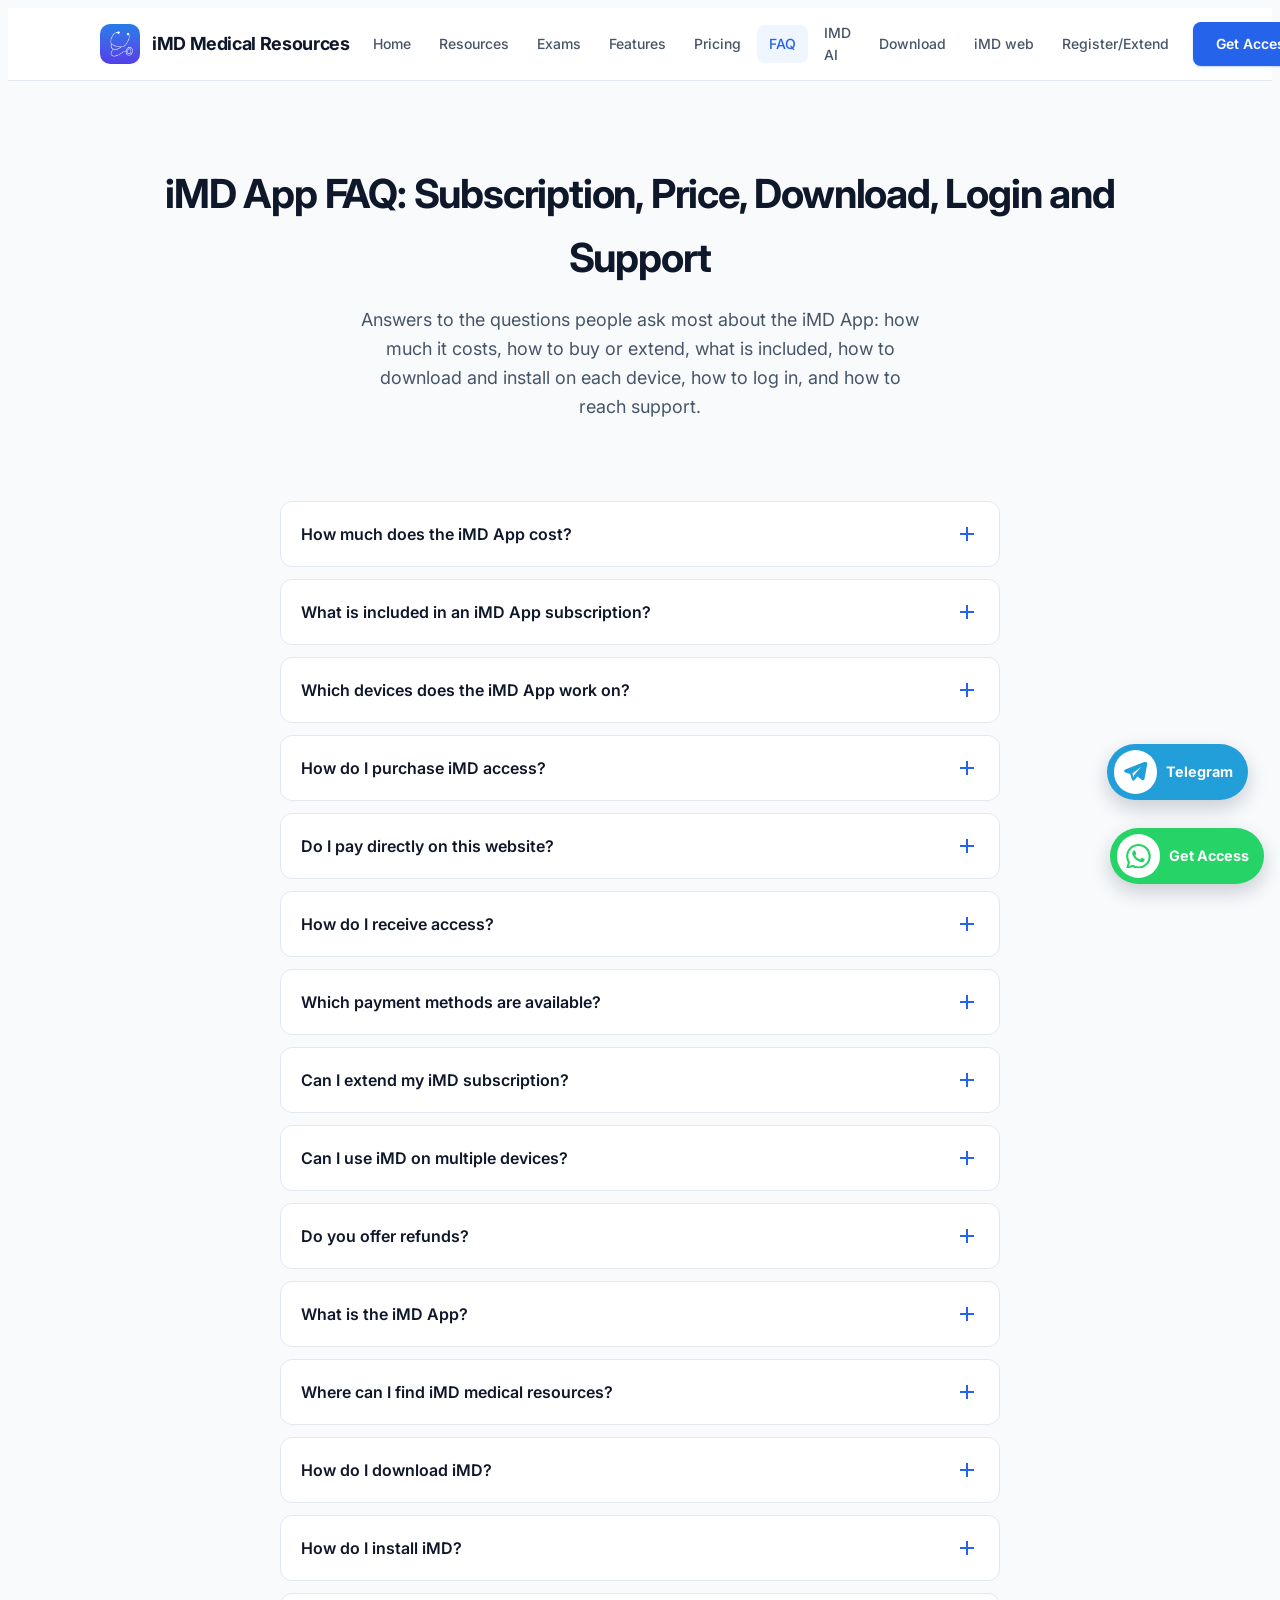
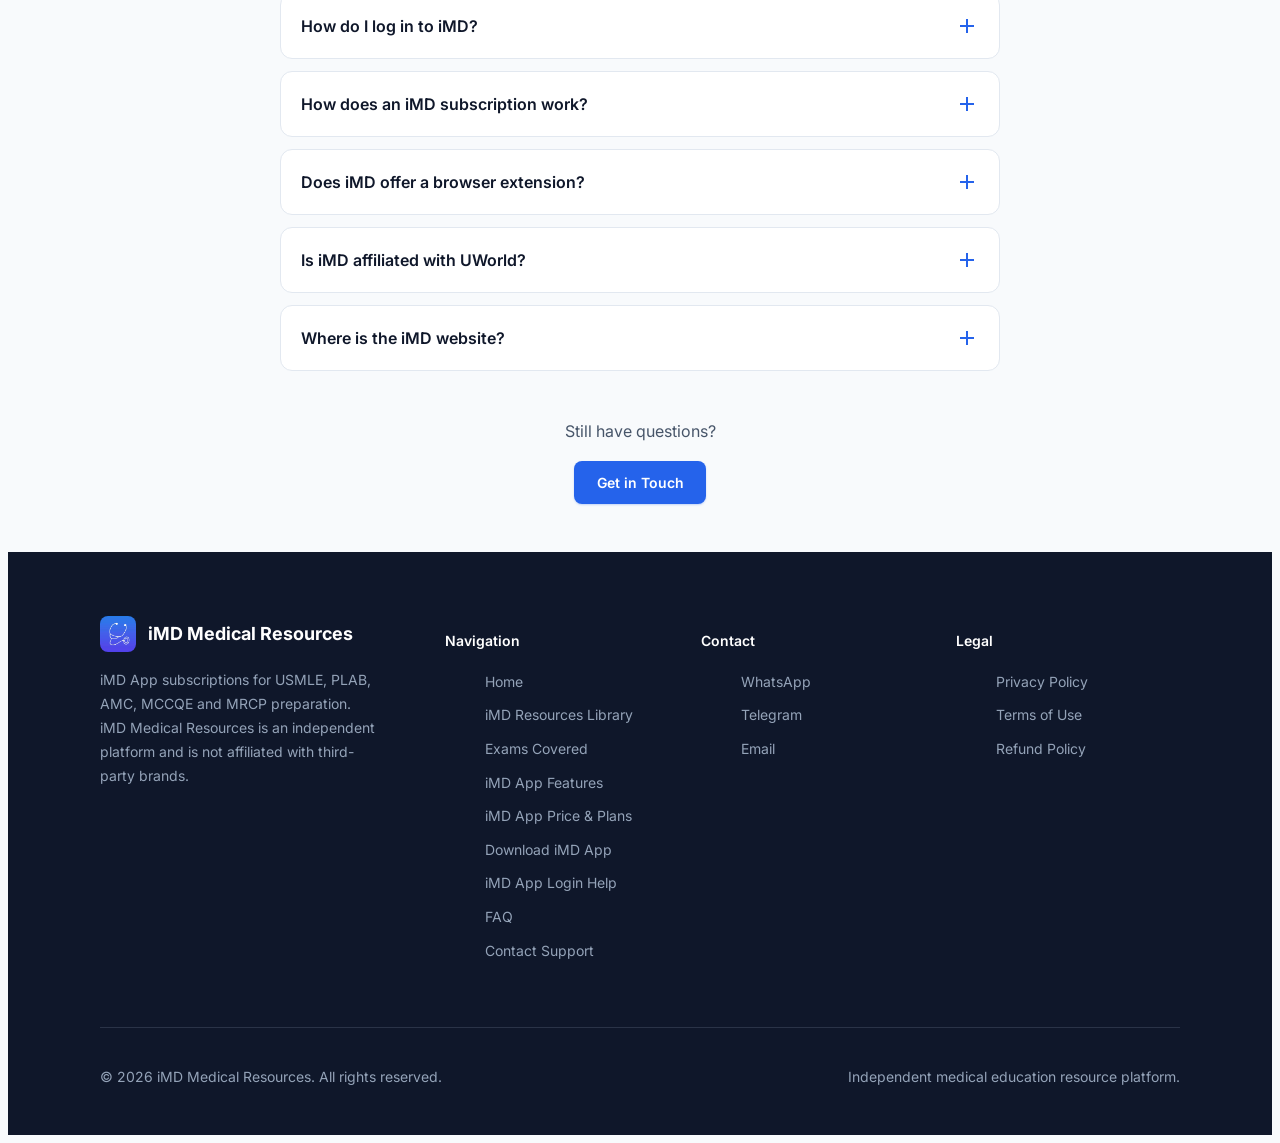
<file: faq.html>
<!DOCTYPE html>
<html lang="en">
<head>
  <meta charset="UTF-8">
  <meta name="viewport" content="width=device-width, initial-scale=1.0">
  <title>iMD App FAQs | Subscription, Price, Download, Login &amp; Support</title>
  <meta name="description" content="Answers to common iMD App questions: how much it costs, how to buy or extend a subscription, what is included, how to download and install on each device, how to log in, refunds and support.">
  <meta name="robots" content="index, follow, max-image-preview:large">
  <meta property="og:site_name" content="iMD App">
  <meta property="og:title" content="iMD App FAQs | Subscription, Price, Download, Login &amp; Support">
  <meta property="og:description" content="How much the iMD App costs, how to buy or extend, what is included, how to download, install and log in, refunds and support.">
  <meta property="og:type" content="website">
  <meta property="og:image" content="https://www.imdapp.org/images/logo.png">
  <meta property="og:image:width" content="1024">
  <meta property="og:image:height" content="1012">
  <meta property="og:image:alt" content="iMD App logo">
  <link rel="icon" href="images/favicon.png" type="image/png" sizes="512x512">
  <link rel="preconnect" href="https://fonts.googleapis.com">
  <link rel="preconnect" href="https://fonts.gstatic.com" crossorigin>
  <link href="https://fonts.googleapis.com/css2?family=Inter:wght@400;500;600;700&display=swap" rel="stylesheet">
  <link rel="stylesheet" href="css/style.css?v=20261013b">
  <script>
    (function () {
      try {
        var saved = localStorage.getItem("medaccess-theme");
        var theme = saved || (window.matchMedia("(prefers-color-scheme: dark)").matches ? "dark" : "light");
        if (theme === "dark") document.documentElement.setAttribute("data-theme", "dark");
      } catch (e) {}
    })();
  </script>
  <link rel="canonical" href="https://www.imdapp.org/faq.html">
  <meta property="og:url" content="https://www.imdapp.org/faq.html">
  <meta name="twitter:card" content="summary">
  <meta name="twitter:title" content="iMD App FAQs | Subscription, Price, Download, Login &amp; Support">
  <meta name="twitter:description" content="How much the iMD App costs, how to buy or extend, what is included, how to download, install and log in, refunds and support.">
  <meta name="twitter:image" content="https://www.imdapp.org/images/logo.png">
<script type="application/ld+json">
{
    "@context":  "https://schema.org",
    "@type":  "FAQPage",
    "mainEntity":  [
                       {
                           "@type":  "Question",
                           "name":  "How much does the iMD App cost?",
                           "acceptedAnswer":  {
                                                  "@type":  "Answer",
                                                  "text":  "The iMD App subscription costs $50 for 6 months, $75 for 1 year and $150 for 2 years. All plans include the same full access to 45,000+ medical resources, unlimited QBanks, video lectures and iMD AI, with no auto-renewal."
                                              }
                       },
                       {
                           "@type":  "Question",
                           "name":  "What is included in an iMD App subscription?",
                           "acceptedAnswer":  {
                                                  "@type":  "Answer",
                                                  "text":  "Every plan includes 45,000+ medical resources: question banks for USMLE, PLAB, AMC, MCCQE and MRCP, textbooks and review notes, video lectures, clinical and drug references, and iMD AI access, usable on iPhone, Android, Windows and macOS."
                                              }
                       },
                       {
                           "@type":  "Question",
                           "name":  "Which devices does the iMD App work on?",
                           "acceptedAnswer":  {
                                                  "@type":  "Answer",
                                                  "text":  "The iMD App works on Android (APK), iPhone and iPad (iMD web added to the Home Screen), Windows (Android emulator or iMD web) and macOS (iMD web). See the download guide for step-by-step instructions."
                                              }
                       },
                       {
                           "@type":  "Question",
                           "name":  "How do I purchase iMD access?",
                           "acceptedAnswer":  {
                                                  "@type":  "Answer",
                                                  "text":  "Choose a plan on the Pricing page, then contact support through WhatsApp, Telegram, or email. Payment is arranged directly; this website has no online checkout."
                                              }
                       },
                       {
                           "@type":  "Question",
                           "name":  "Do I pay directly on this website?",
                           "acceptedAnswer":  {
                                                  "@type":  "Answer",
                                                  "text":  "No. This website does not process payments. Payment instructions are shared after you contact support about a plan."
                                              }
                       },
                       {
                           "@type":  "Question",
                           "name":  "How do I receive access?",
                           "acceptedAnswer":  {
                                                  "@type":  "Answer",
                                                  "text":  "After the team confirms payment, it sends your account or activation details through the contact channel agreed with you."
                                              }
                       },
                       {
                           "@type":  "Question",
                           "name":  "Which payment methods are available?",
                           "acceptedAnswer":  {
                                                  "@type":  "Answer",
                                                  "text":  "Contact support for the current payment options. Available methods may vary by location and transfer options."
                                              }
                       },
                       {
                           "@type":  "Question",
                           "name":  "Can I extend my iMD subscription?",
                           "acceptedAnswer":  {
                                                  "@type":  "Answer",
                                                  "text":  "Contact support before or when your current access period ends to ask about an extension or a new period. Availability and terms are confirmed directly."
                                              }
                       },
                       {
                           "@type":  "Question",
                           "name":  "Can I use iMD on multiple devices?",
                           "acceptedAnswer":  {
                                                  "@type":  "Answer",
                                                  "text":  "The Pricing page describes multi-device study access. Contact support to confirm whether a particular device combination is supported for your account."
                                              }
                       },
                       {
                           "@type":  "Question",
                           "name":  "Do you offer refunds?",
                           "acceptedAnswer":  {
                                                  "@type":  "Answer",
                                                  "text":  "Review the Refund Policy and contact support with your request. Refund eligibility is assessed based on the situation."
                                              }
                       },
                       {
                           "@type":  "Question",
                           "name":  "What is the iMD App?",
                           "acceptedAnswer":  {
                                                  "@type":  "Answer",
                                                  "text":  "The iMD App is a medical learning hub that gives one subscription access to 45,000+ resources: question banks, books, video lectures, clinical references and iMD AI, organized for USMLE, PLAB, AMC, MCCQE and MRCP preparation. iMD Medical Resources is an independent platform."
                                              }
                       },
                       {
                           "@type":  "Question",
                           "name":  "Where can I find iMD medical resources?",
                           "acceptedAnswer":  {
                                                  "@type":  "Answer",
                                                  "text":  "Browse the iMD resources library and use its search and category filters. The exam categories page links to resources by exam area."
                                              }
                       },
                       {
                           "@type":  "Question",
                           "name":  "How do I download iMD?",
                           "acceptedAnswer":  {
                                                  "@type":  "Answer",
                                                  "text":  "Use the download and installation guide to choose the route for your device. It lists iMD web access for iOS, an Android APK, an Android emulator route for Windows, and the currently documented macOS option."
                                              }
                       },
                       {
                           "@type":  "Question",
                           "name":  "How do I install iMD?",
                           "acceptedAnswer":  {
                                                  "@type":  "Answer",
                                                  "text":  "Follow the device-specific steps on the installation guide. For Android, allow installation from your browser only if the device prompts you; the Windows route uses an Android emulator and the iMD APK."
                                              }
                       },
                       {
                           "@type":  "Question",
                           "name":  "How do I log in to iMD?",
                           "acceptedAnswer":  {
                                                  "@type":  "Answer",
                                                  "text":  "Use the credentials supplied by support after your access is activated. For account guidance, see member login help or contact iMD support."
                                              }
                       },
                       {
                           "@type":  "Question",
                           "name":  "How does an iMD subscription work?",
                           "acceptedAnswer":  {
                                                  "@type":  "Answer",
                                                  "text":  "Choose a 6-month, 1-year, or 2-year plan on the Pricing page, then contact support to arrange payment. Access details are sent after payment is confirmed."
                                              }
                       },
                       {
                           "@type":  "Question",
                           "name":  "Does iMD offer a browser extension?",
                           "acceptedAnswer":  {
                                                  "@type":  "Answer",
                                                  "text":  "This website does not describe or provide a browser extension. It lists app and iMD web access routes in the device setup guide; contact support to confirm current options."
                                              }
                       },
                       {
                           "@type":  "Question",
                           "name":  "Is iMD affiliated with UWorld?",
                           "acceptedAnswer":  {
                                                  "@type":  "Answer",
                                                  "text":  "This independent platform does not claim an affiliation with UWorld or other third-party brands. The resources library lists the study materials described on this site; ask support about a specific title."
                                              }
                       },
                       {
                           "@type":  "Question",
                           "name":  "Where is the iMD website?",
                           "acceptedAnswer":  {
                                                  "@type":  "Answer",
                                                  "text":  "You can access iMD Medical Resources at www.imdapp.org. The project describes itself as an independent platform and does not claim official partnerships with third-party brands."
                                              }
                       }
                   ]
}
  </script>
</head>
<body>
  <a class="skip-link" href="#main">Skip to content</a>

  <header class="site-header">
    <div class="container nav">
      <a class="nav__brand" href="/">
        <img class="nav__logo" src="images/logo.png" width="40" height="40" alt="iMD Medical Resources logo">
        <span data-brand>iMD Medical Resources</span>
      </a>
      <div class="nav__backdrop"></div>
      <nav id="primary-menu" class="nav__menu" aria-label="Primary">
        <a class="nav__link" href="/">Home</a>
        <a class="nav__link" href="resources.html">Resources</a>
        <a class="nav__link" href="exams.html">Exams</a>
        <a class="nav__link" href="features.html">Features</a>
        <a class="nav__link" href="pricing.html">Pricing</a>
        <a class="nav__link is-active" href="faq.html">FAQ</a>
        <a class="nav__link" href="https://imdai.imedicaldoctor.net/" target="_blank" rel="noopener noreferrer">IMD AI</a>
        <a class="nav__cta btn btn--primary" href="#" data-open-access>Get Access</a>
      </nav>
      <div class="nav__actions">
        <button type="button" class="theme-toggle" data-theme-toggle aria-label="Switch to night view" title="Night view">
          <svg class="icon-moon" viewBox="0 0 24 24" fill="none" stroke="currentColor" stroke-width="2" aria-hidden="true"><path d="M21 12.79A9 9 0 1111.21 3 7 7 0 0021 12.79z"/></svg>
          <svg class="icon-sun" viewBox="0 0 24 24" fill="none" stroke="currentColor" stroke-width="2" aria-hidden="true"><circle cx="12" cy="12" r="4"/><path d="M12 2v2M12 20v2M4.93 4.93l1.41 1.41M17.66 17.66l1.41 1.41M2 12h2M20 12h2M4.93 19.07l1.41-1.41M17.66 6.34l1.41-1.41"/></svg>
        </button>
        <button class="nav__toggle" type="button" aria-label="Open menu" aria-expanded="false" aria-controls="primary-menu">
          <span class="nav__toggle-icon" aria-hidden="true"><span></span><span></span><span></span></span>
        </button>
      </div>
    </div>
  </header>

  <main id="main">
    <section class="page-hero">
      <div class="container">
        <h1 class="page-hero__title">iMD App FAQ: Subscription, Price, Download, Login and Support</h1>
        <p class="page-hero__text">Answers to the questions people ask most about the iMD App: how much it costs, how to buy or extend, what is included, how to download and install on each device, how to log in, and how to reach support.</p>
      </div>
    </section>

    <section class="section section--tight">
      <div class="container">
        <div class="faq-list">
          <div class="faq-item">
            <h2 class="faq-item__heading"><button type="button" class="faq-item__question" aria-expanded="false">
              How much does the iMD App cost?
              <svg class="faq-item__icon" viewBox="0 0 24 24" fill="none" stroke="currentColor" stroke-width="2" aria-hidden="true"><path d="M12 5v14M5 12h14"/></svg>
            </button></h2>
            <div class="faq-item__answer">The iMD App subscription costs <strong>$50 for 6 months</strong>, <strong>$75 for 1 year</strong> and <strong>$150 for 2 years</strong>. All plans include the same full access to 45,000+ medical resources, unlimited QBanks, video lectures and iMD AI, with no auto-renewal. See the <a href="pricing.html">iMD App pricing page</a>.</div>
          </div>

          <div class="faq-item">
            <h2 class="faq-item__heading"><button type="button" class="faq-item__question" aria-expanded="false">
              What is included in an iMD App subscription?
              <svg class="faq-item__icon" viewBox="0 0 24 24" fill="none" stroke="currentColor" stroke-width="2" aria-hidden="true"><path d="M12 5v14M5 12h14"/></svg>
            </button></h2>
            <div class="faq-item__answer">Every plan includes 45,000+ medical resources: question banks for USMLE, PLAB, AMC, MCCQE and MRCP, textbooks and review notes, video lectures, clinical and drug references, and iMD AI access, usable on iPhone, Android, Windows and macOS. Browse the <a href="resources.html">resources library</a> and <a href="features.html">features</a>.</div>
          </div>

          <div class="faq-item">
            <h2 class="faq-item__heading"><button type="button" class="faq-item__question" aria-expanded="false">
              Which devices does the iMD App work on?
              <svg class="faq-item__icon" viewBox="0 0 24 24" fill="none" stroke="currentColor" stroke-width="2" aria-hidden="true"><path d="M12 5v14M5 12h14"/></svg>
            </button></h2>
            <div class="faq-item__answer">The iMD App works on Android (APK), iPhone and iPad (iMD web added to the Home Screen), Windows (Android emulator or iMD web) and macOS (iMD web). See the <a href="download.html">download guide</a> for step-by-step instructions.</div>
          </div>

          <div class="faq-item">
            <h2 class="faq-item__heading"><button type="button" class="faq-item__question" aria-expanded="false">
              How do I purchase iMD access?
              <svg class="faq-item__icon" viewBox="0 0 24 24" fill="none" stroke="currentColor" stroke-width="2" aria-hidden="true"><path d="M12 5v14M5 12h14"/></svg>
            </button></h2>
            <div class="faq-item__answer">Choose a plan on the <a href="pricing.html">Pricing page</a>, then contact support through WhatsApp, Telegram, or email. Payment is arranged directly; this website has no online checkout.</div>
          </div>

          <div class="faq-item">
            <h2 class="faq-item__heading"><button type="button" class="faq-item__question" aria-expanded="false">
              Do I pay directly on this website?
              <svg class="faq-item__icon" viewBox="0 0 24 24" fill="none" stroke="currentColor" stroke-width="2" aria-hidden="true"><path d="M12 5v14M5 12h14"/></svg>
            </button></h2>
            <div class="faq-item__answer">No. This website does not process payments. Payment instructions are shared after you contact support about a plan.</div>
          </div>

          <div class="faq-item">
            <h2 class="faq-item__heading"><button type="button" class="faq-item__question" aria-expanded="false">
              How do I receive access?
              <svg class="faq-item__icon" viewBox="0 0 24 24" fill="none" stroke="currentColor" stroke-width="2" aria-hidden="true"><path d="M12 5v14M5 12h14"/></svg>
            </button></h2>
            <div class="faq-item__answer">After the team confirms payment, it sends your account or activation details through the contact channel agreed with you.</div>
          </div>

          <div class="faq-item">
            <h2 class="faq-item__heading"><button type="button" class="faq-item__question" aria-expanded="false">
              Which payment methods are available?
              <svg class="faq-item__icon" viewBox="0 0 24 24" fill="none" stroke="currentColor" stroke-width="2" aria-hidden="true"><path d="M12 5v14M5 12h14"/></svg>
            </button></h2>
            <div class="faq-item__answer">Contact support for the current payment options. Available methods may vary by location and transfer options.</div>
          </div>

          <div class="faq-item">
            <h2 class="faq-item__heading"><button type="button" class="faq-item__question" aria-expanded="false">
              Can I extend my iMD subscription?
              <svg class="faq-item__icon" viewBox="0 0 24 24" fill="none" stroke="currentColor" stroke-width="2" aria-hidden="true"><path d="M12 5v14M5 12h14"/></svg>
            </button></h2>
            <div class="faq-item__answer">Contact support before or when your current access period ends to ask about an extension or a new period. Availability and terms are confirmed directly.</div>
          </div>

          <div class="faq-item">
            <h2 class="faq-item__heading"><button type="button" class="faq-item__question" aria-expanded="false">
              Can I use iMD on multiple devices?
              <svg class="faq-item__icon" viewBox="0 0 24 24" fill="none" stroke="currentColor" stroke-width="2" aria-hidden="true"><path d="M12 5v14M5 12h14"/></svg>
            </button></h2>
            <div class="faq-item__answer">The <a href="pricing.html">Pricing page</a> describes multi-device study access. Contact support to confirm whether a particular device combination is supported for your account.</div>
          </div>

          <div class="faq-item">
            <h2 class="faq-item__heading"><button type="button" class="faq-item__question" aria-expanded="false">
              Do you offer refunds?
              <svg class="faq-item__icon" viewBox="0 0 24 24" fill="none" stroke="currentColor" stroke-width="2" aria-hidden="true"><path d="M12 5v14M5 12h14"/></svg>
            </button></h2>
            <div class="faq-item__answer">Review the <a href="refund.html">Refund Policy</a> and contact support with your request. Refund eligibility is assessed based on the situation.</div>
          </div>

          <div class="faq-item">
            <h2 class="faq-item__heading"><button type="button" class="faq-item__question" aria-expanded="false">
              What is the iMD App?
              <svg class="faq-item__icon" viewBox="0 0 24 24" fill="none" stroke="currentColor" stroke-width="2" aria-hidden="true"><path d="M12 5v14M5 12h14"/></svg>
            </button></h2>
            <div class="faq-item__answer">The iMD App is a medical learning hub that gives one subscription access to 45,000+ resources: question banks, books, video lectures, clinical references and iMD AI, organized for USMLE, PLAB, AMC, MCCQE and MRCP preparation. iMD Medical Resources is an independent platform.</div>
          </div>

          <div class="faq-item">
            <h2 class="faq-item__heading"><button type="button" class="faq-item__question" aria-expanded="false">
              Where can I find iMD medical resources?
              <svg class="faq-item__icon" viewBox="0 0 24 24" fill="none" stroke="currentColor" stroke-width="2" aria-hidden="true"><path d="M12 5v14M5 12h14"/></svg>
            </button></h2>
            <div class="faq-item__answer">Browse the <a href="resources.html">iMD resources library</a> and use its search and category filters. The <a href="exams.html">exam categories</a> page links to resources by exam area.</div>
          </div>

          <div class="faq-item">
            <h2 class="faq-item__heading"><button type="button" class="faq-item__question" aria-expanded="false">
              How do I download iMD?
              <svg class="faq-item__icon" viewBox="0 0 24 24" fill="none" stroke="currentColor" stroke-width="2" aria-hidden="true"><path d="M12 5v14M5 12h14"/></svg>
            </button></h2>
            <div class="faq-item__answer">Use the <a href="download.html">download and installation guide</a> to choose the route for your device. It lists iMD web access for iOS, an Android APK, an Android emulator route for Windows, and the currently documented macOS option.</div>
          </div>

          <div class="faq-item">
            <h2 class="faq-item__heading"><button type="button" class="faq-item__question" aria-expanded="false">
              How do I install iMD?
              <svg class="faq-item__icon" viewBox="0 0 24 24" fill="none" stroke="currentColor" stroke-width="2" aria-hidden="true"><path d="M12 5v14M5 12h14"/></svg>
            </button></h2>
            <div class="faq-item__answer">Follow the device-specific steps on the <a href="download.html">installation guide</a>. For Android, allow installation from your browser only if the device prompts you; the Windows route uses an Android emulator and the iMD APK.</div>
          </div>

          <div class="faq-item">
            <h2 class="faq-item__heading"><button type="button" class="faq-item__question" aria-expanded="false">
              How do I log in to iMD?
              <svg class="faq-item__icon" viewBox="0 0 24 24" fill="none" stroke="currentColor" stroke-width="2" aria-hidden="true"><path d="M12 5v14M5 12h14"/></svg>
            </button></h2>
            <div class="faq-item__answer">Use the credentials supplied by support after your access is activated. For account guidance, see <a href="login.html">member login help</a> or contact <a href="contact.html">iMD support</a>.</div>
          </div>

          <div class="faq-item">
            <h2 class="faq-item__heading"><button type="button" class="faq-item__question" aria-expanded="false">
              How does an iMD subscription work?
              <svg class="faq-item__icon" viewBox="0 0 24 24" fill="none" stroke="currentColor" stroke-width="2" aria-hidden="true"><path d="M12 5v14M5 12h14"/></svg>
            </button></h2>
            <div class="faq-item__answer">Choose a 6-month, 1-year, or 2-year plan on the <a href="pricing.html">Pricing page</a>, then contact support to arrange payment. Access details are sent after payment is confirmed.</div>
          </div>

          <div class="faq-item">
            <h2 class="faq-item__heading"><button type="button" class="faq-item__question" aria-expanded="false">
              Does iMD offer a browser extension?
              <svg class="faq-item__icon" viewBox="0 0 24 24" fill="none" stroke="currentColor" stroke-width="2" aria-hidden="true"><path d="M12 5v14M5 12h14"/></svg>
            </button></h2>
            <div class="faq-item__answer">This website does not describe or provide a browser extension. It lists app and iMD web access routes in the <a href="download.html">device setup guide</a>; contact support to confirm current options.</div>
          </div>

          <div class="faq-item">
            <h2 class="faq-item__heading"><button type="button" class="faq-item__question" aria-expanded="false">
              Is iMD affiliated with UWorld?
              <svg class="faq-item__icon" viewBox="0 0 24 24" fill="none" stroke="currentColor" stroke-width="2" aria-hidden="true"><path d="M12 5v14M5 12h14"/></svg>
            </button></h2>
            <div class="faq-item__answer">This independent platform does not claim an affiliation with UWorld or other third-party brands. The <a href="resources.html">resources library</a> lists the study materials described on this site; ask support about a specific title.</div>
          </div>

          <div class="faq-item">
            <h2 class="faq-item__heading"><button type="button" class="faq-item__question" aria-expanded="false">
              Where is the iMD website?
              <svg class="faq-item__icon" viewBox="0 0 24 24" fill="none" stroke="currentColor" stroke-width="2" aria-hidden="true"><path d="M12 5v14M5 12h14"/></svg>
            </button></h2>
            <div class="faq-item__answer">You can access iMD Medical Resources at <a href="/">www.imdapp.org</a>. The project describes itself as an independent platform and does not claim official partnerships with third-party brands.</div>
          </div>
        </div>

        <div style="text-align:center;margin-top:3rem;">
          <p class="text-secondary" style="margin-bottom:1rem;">Still have questions?</p>
          <a class="btn btn--primary" href="contact.html">Get in Touch</a>
        </div>
      </div>
    </section>
  </main>

  <footer class="site-footer">
    <div class="container">
      <div class="footer__grid">
        <div>
          <a class="footer__brand" href="/">
            <img class="footer__logo" src="images/logo.png" width="36" height="36" loading="lazy" decoding="async" alt="">
            <span data-brand>iMD Medical Resources</span>
          </a>
          <p class="footer__desc">iMD App subscriptions for USMLE, PLAB, AMC, MCCQE and MRCP preparation. iMD Medical Resources is an independent platform and is not affiliated with third-party brands.</p>
        </div>
        <div>
          <h3 class="footer__heading">Navigation</h3>
          <ul class="footer__links">
            <li><a href="/">Home</a></li>
            <li><a href="resources.html">iMD Resources Library</a></li>
            <li><a href="exams.html">Exams Covered</a></li>
            <li><a href="features.html">iMD App Features</a></li>
            <li><a href="pricing.html">iMD App Price &amp; Plans</a></li>
            <li><a href="download.html">Download iMD App</a></li>
            <li><a href="login.html">iMD App Login Help</a></li>
            <li><a href="faq.html">FAQ</a></li>
            <li><a href="contact.html">Contact Support</a></li>
          </ul>
        </div>
        <div>
          <h3 class="footer__heading">Contact</h3>
          <ul class="footer__links">
            <li><a href="#" data-contact="whatsapp" target="_blank" rel="noopener noreferrer">WhatsApp</a></li>
            <li><a href="#" data-contact="telegram" target="_blank" rel="noopener noreferrer">Telegram</a></li>
            <li><a href="#" data-contact="email">Email</a></li>
          </ul>
        </div>
        <div>
          <h3 class="footer__heading">Legal</h3>
          <ul class="footer__links">
            <li><a href="privacy.html">Privacy Policy</a></li>
            <li><a href="terms.html">Terms of Use</a></li>
            <li><a href="refund.html">Refund Policy</a></li>
          </ul>
        </div>
      </div>
      <div class="footer__bottom">
        <p>&copy; 2026 <span data-brand>iMD Medical Resources</span>. All rights reserved.</p>
        <p>Independent medical education resource platform.</p>
      </div>
    </div>
  </footer>

  <div id="access-modal" class="modal" role="dialog" aria-modal="true" aria-labelledby="modal-title" aria-hidden="true">
    <div class="modal__backdrop" data-close-modal></div>
    <div class="modal__dialog">
      <button type="button" class="modal__close" data-close-modal aria-label="Close dialog">
        <svg width="20" height="20" viewBox="0 0 24 24" fill="none" stroke="currentColor" stroke-width="2" aria-hidden="true"><path d="M6 6l12 12M18 6L6 18"/></svg>
      </button>
      <h2 id="modal-title" class="modal__title">Ready to Get Access?</h2>
      <p class="modal__text">Choose your preferred way to contact us. Payment is arranged manually after we connect.</p>
      <p id="modal-plan-label" class="modal__plan"></p>
      <div class="modal__options">
        <a id="modal-whatsapp" class="modal__option" href="#" target="_blank" rel="noopener noreferrer">
          <span class="modal__option-icon modal__option-icon--whatsapp"><svg viewBox="0 0 24 24" fill="currentColor" aria-hidden="true"><path d="M17.472 14.382c-.297-.149-1.758-.867-2.03-.967-.273-.099-.471-.148-.67.15-.197.297-.767.966-.94 1.164-.173.199-.347.223-.644.075-.297-.15-1.255-.463-2.39-1.475-.883-.788-1.48-1.761-1.653-2.059-.173-.297-.018-.458.13-.606.134-.133.298-.347.446-.52.149-.174.198-.298.298-.497.099-.198.05-.371-.025-.52-.075-.149-.669-1.612-.916-2.207-.242-.579-.487-.5-.669-.51-.173-.008-.371-.01-.57-.01-.198 0-.52.074-.792.372-.272.297-1.04 1.016-1.04 2.479 0 1.462 1.065 2.875 1.213 3.074.149.198 2.096 3.2 5.077 4.487.709.306 1.262.489 1.694.625.712.227 1.36.195 1.871.118.571-.085 1.758-.719 2.006-1.413.248-.694.248-1.289.173-1.413-.074-.124-.272-.198-.57-.347m-5.421 7.403h-.004a9.87 9.87 0 01-5.031-1.378l-.361-.214-3.741.982.998-3.648-.235-.374a9.86 9.86 0 01-1.51-5.26c.001-5.45 4.436-9.884 9.888-9.884 2.64 0 5.122 1.03 6.988 2.898a9.825 9.825 0 012.893 6.994c-.003 5.45-4.435 9.884-9.885 9.884m8.413-18.297A11.815 11.815 0 0012.05 0C5.495 0 .16 5.335.157 11.892c0 2.096.547 4.142 1.588 5.945L.057 24l6.305-1.654a11.882 11.882 0 005.683 1.448h.005c6.554 0 11.89-5.335 11.893-11.893a11.821 11.821 0 00-3.48-8.413z"/></svg></span>
          <span><strong>WhatsApp</strong><span>Message us to request access</span></span>
        </a>
        <a id="modal-telegram" class="modal__option" href="#" target="_blank" rel="noopener noreferrer">
          <span class="modal__option-icon modal__option-icon--telegram"><svg viewBox="0 0 24 24" fill="currentColor" aria-hidden="true"><path d="M11.944 0A12 12 0 000 12a12 12 0 0012 12 12 12 0 0012-12A12 12 0 0012 0a12 12 0 00-.056 0zm4.962 7.224c.1-.002.321.023.465.14a.506.506 0 01.171.325c.016.093.036.306.02.472-.18 1.898-.962 6.502-1.36 8.627-.168.9-.499 1.201-.82 1.23-.696.065-1.225-.46-1.9-.902-1.056-.693-1.653-1.124-2.678-1.8-1.185-.78-.417-1.21.258-1.91.177-.184 3.247-2.977 3.307-3.23.007-.032.014-.15-.056-.212s-.174-.041-.249-.024c-.106.024-1.793 1.14-5.061 3.345-.48.33-.913.49-1.302.48-.428-.008-1.252-.241-1.865-.44-.752-.245-1.349-.374-1.297-.789.027-.216.325-.437.893-.663 3.498-1.524 5.83-2.529 6.998-3.014 3.332-1.386 4.025-1.627 4.476-1.635z"/></svg></span>
          <span><strong>Telegram</strong><span>Chat with us on Telegram</span></span>
        </a>
        <a id="modal-email" class="modal__option" href="#">
          <span class="modal__option-icon modal__option-icon--email"><svg viewBox="0 0 24 24" fill="none" stroke="currentColor" stroke-width="2" aria-hidden="true"><path d="M3 8l7.89 5.26a2 2 0 002.22 0L21 8M5 19h14a2 2 0 002-2V7a2 2 0 00-2-2H5a2 2 0 00-2 2v10a2 2 0 002 2z"/></svg></span>
          <span><strong>Email</strong><span>Send an access request by email</span></span>
        </a>
      </div>
    </div>
  </div>

  <script src="js/main.js?v=20261013b"></script>
</body>
</html>
</file>
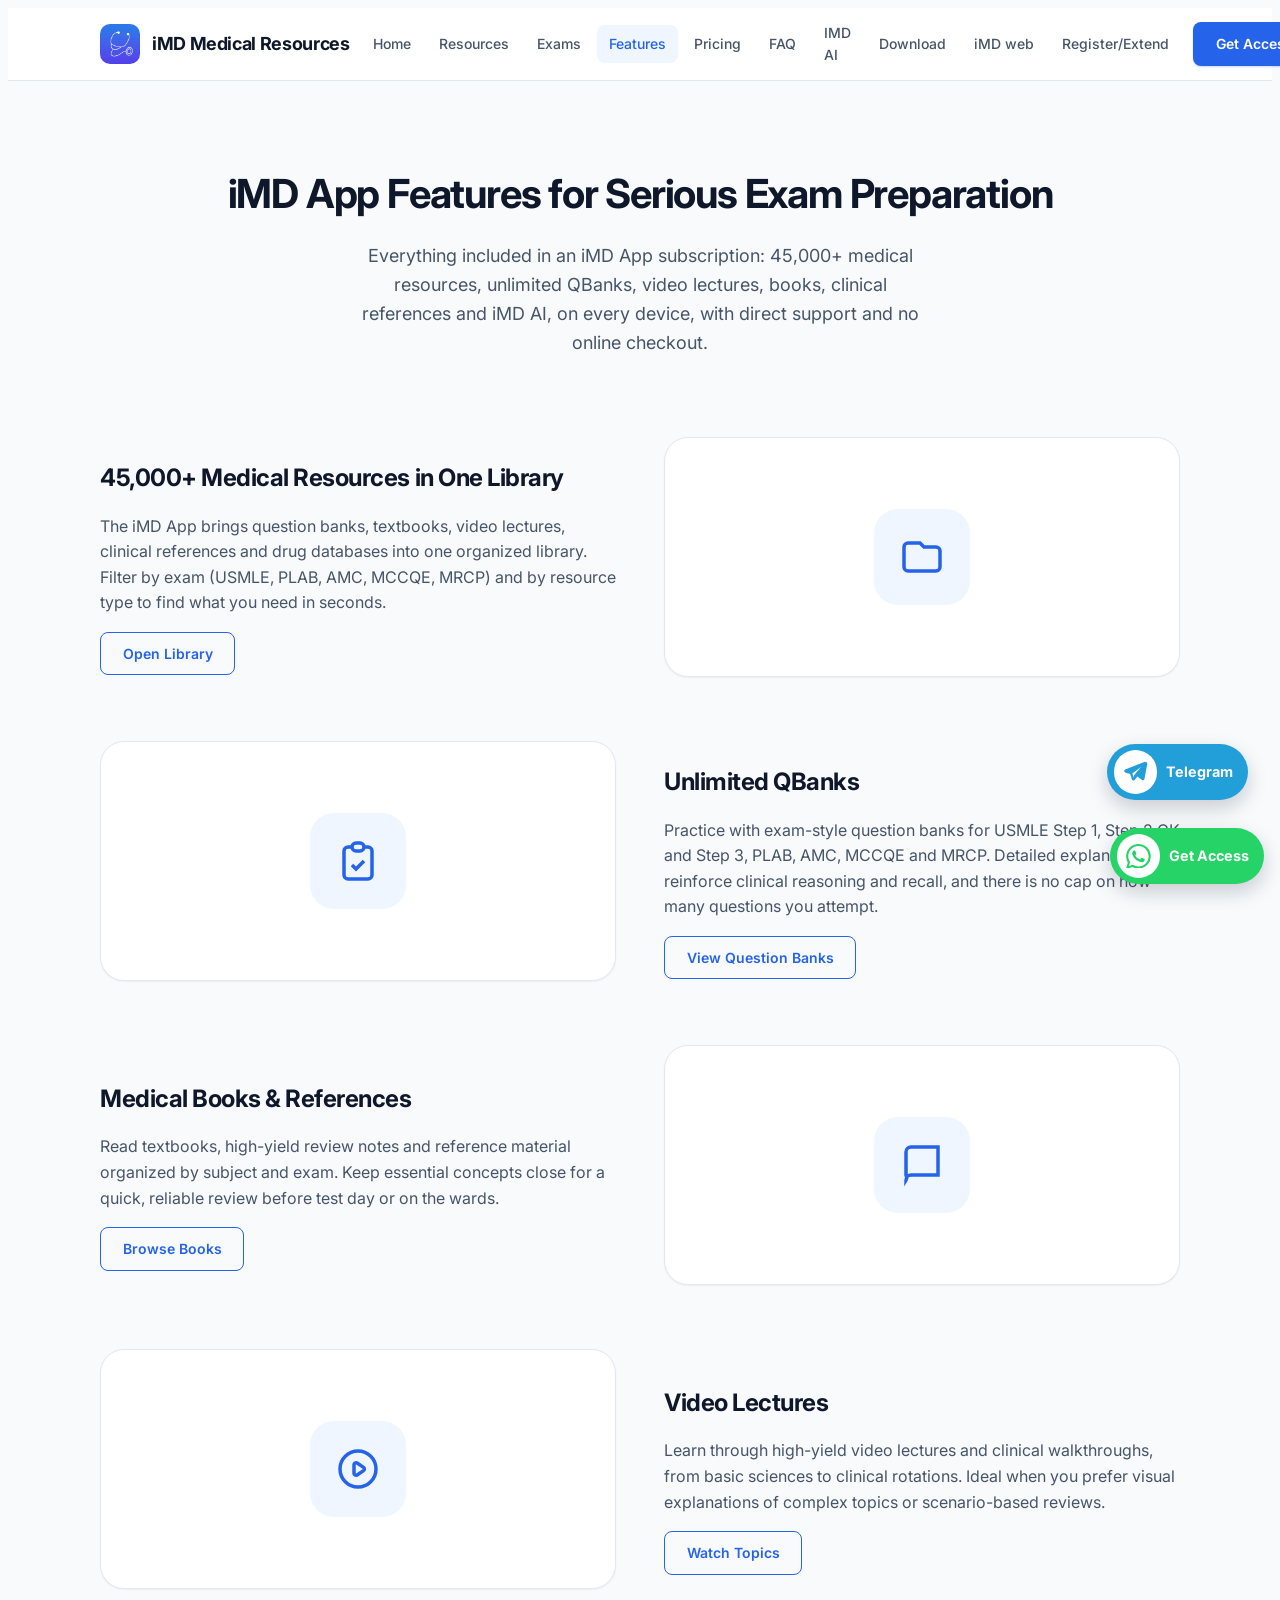
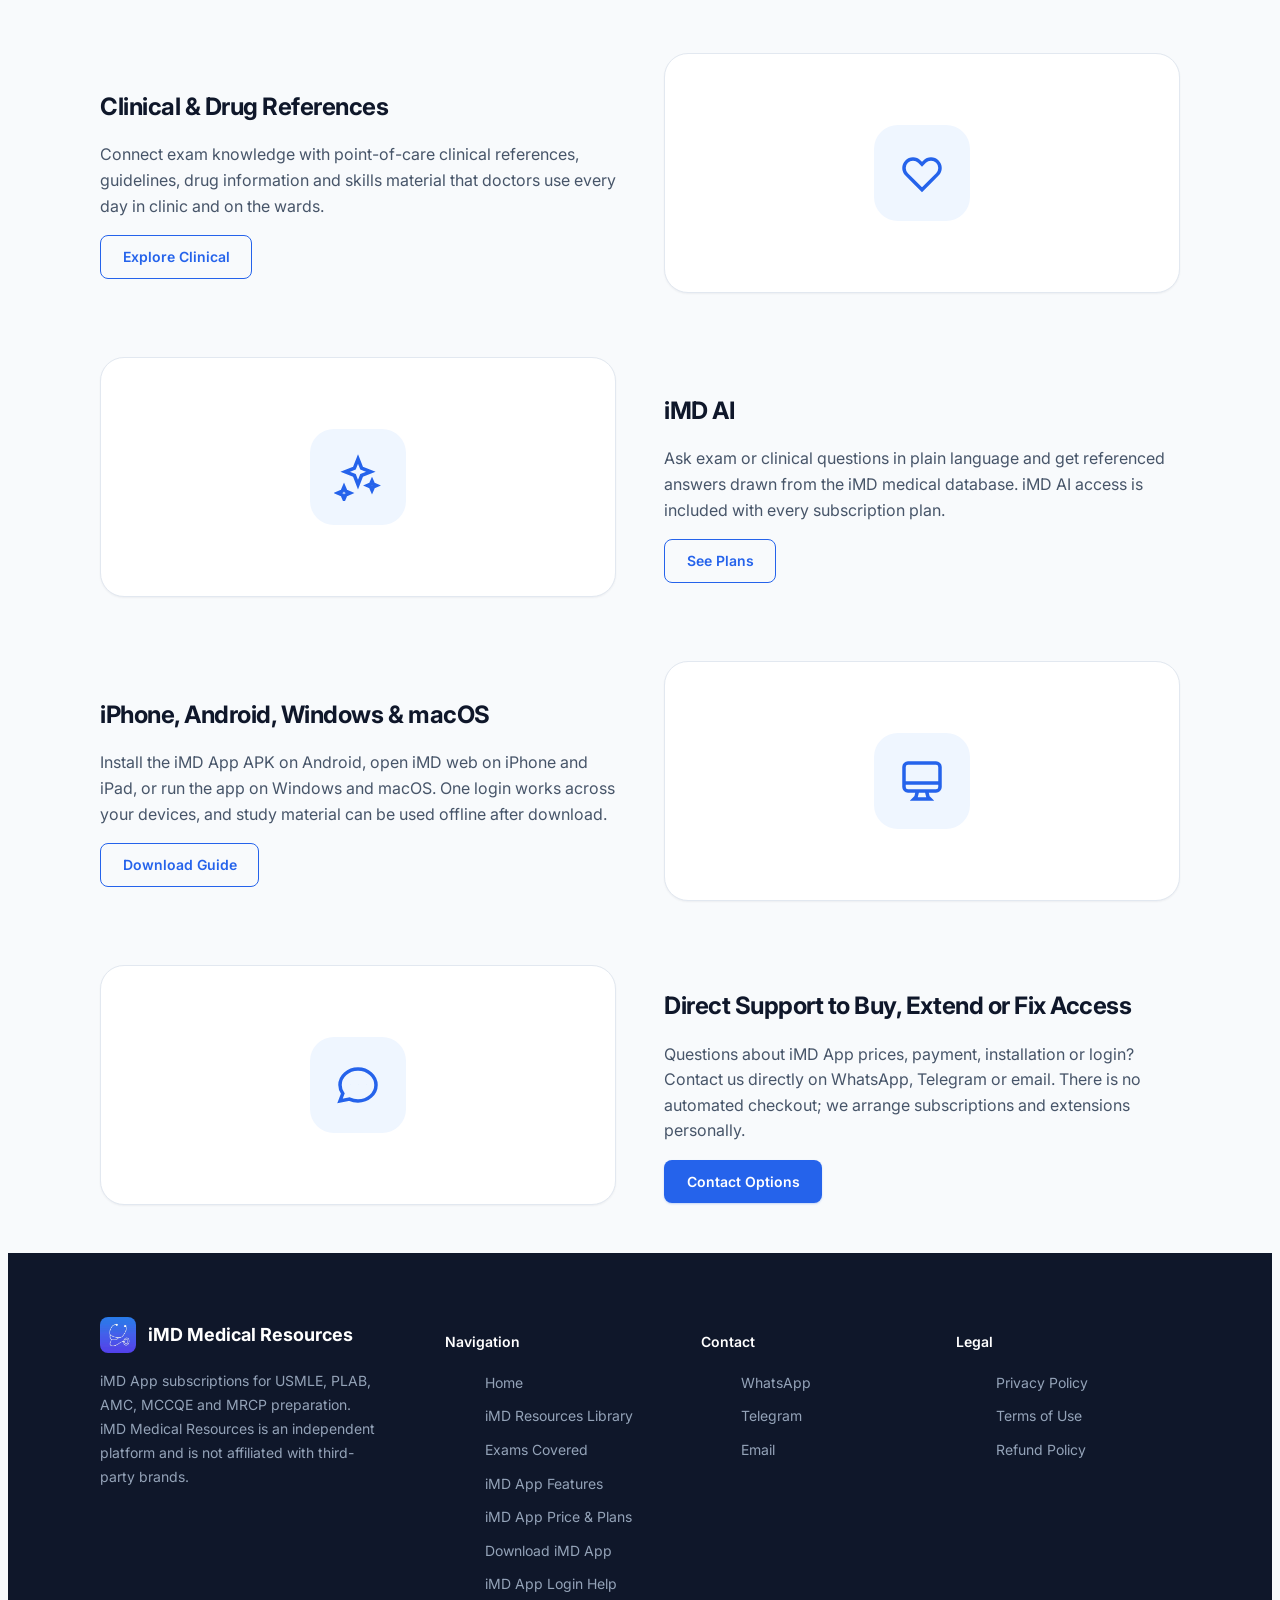
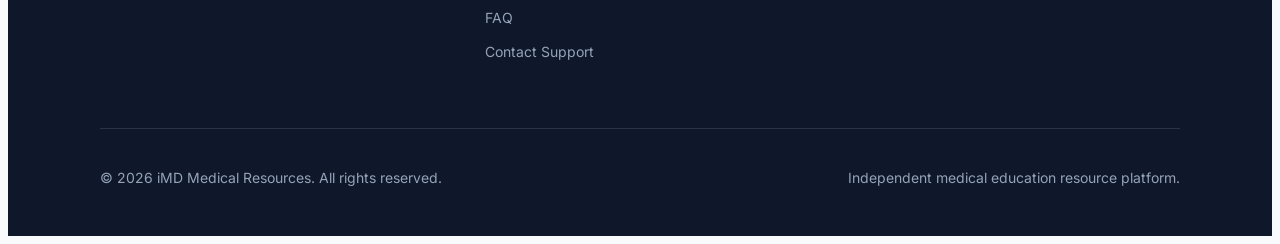
<file: features.html>
<!DOCTYPE html>
<html lang="en">
<head>
  <meta charset="UTF-8">
  <meta name="viewport" content="width=device-width, initial-scale=1.0">
  <title>iMD App Features | Unlimited QBanks, Video Lectures, Books &amp; iMD AI</title>
  <meta name="description" content="What you get inside the iMD App: 45,000+ medical resources, unlimited QBanks, video lectures, textbooks, clinical and drug references and iMD AI on iPhone, Android, Windows and macOS.">
  <meta name="robots" content="index, follow, max-image-preview:large">
  <meta property="og:site_name" content="iMD App">
  <meta property="og:title" content="iMD App Features | Unlimited QBanks, Video Lectures, Books &amp; iMD AI">
  <meta property="og:description" content="45,000+ medical resources, unlimited QBanks, video lectures, textbooks, clinical references and iMD AI on iPhone, Android, Windows and macOS.">
  <meta property="og:type" content="website">
  <meta property="og:image" content="https://www.imdapp.org/images/logo.png">
  <meta property="og:image:width" content="1024">
  <meta property="og:image:height" content="1012">
  <meta property="og:image:alt" content="iMD App logo">
  <script type="application/ld+json">
  {
    "@context": "https://schema.org",
    "@type": "BreadcrumbList",
    "itemListElement": [
      { "@type": "ListItem", "position": 1, "name": "Home", "item": "https://www.imdapp.org/" },
      { "@type": "ListItem", "position": 2, "name": "Features", "item": "https://www.imdapp.org/features.html" }
    ]
  }
  </script>
  <link rel="icon" href="images/favicon.png" type="image/png" sizes="512x512">
  <link rel="preconnect" href="https://fonts.googleapis.com">
  <link rel="preconnect" href="https://fonts.gstatic.com" crossorigin>
  <link href="https://fonts.googleapis.com/css2?family=Inter:wght@400;500;600;700&display=swap" rel="stylesheet">
  <link rel="stylesheet" href="css/style.css?v=20261013b">
  <script>
    (function () {
      try {
        var saved = localStorage.getItem("medaccess-theme");
        var theme = saved || (window.matchMedia("(prefers-color-scheme: dark)").matches ? "dark" : "light");
        if (theme === "dark") document.documentElement.setAttribute("data-theme", "dark");
      } catch (e) {}
    })();
  </script>
  <link rel="canonical" href="https://www.imdapp.org/features.html">
  <meta property="og:url" content="https://www.imdapp.org/features.html">
  <meta name="twitter:card" content="summary">
  <meta name="twitter:title" content="iMD App Features | Unlimited QBanks, Video Lectures, Books &amp; iMD AI">
  <meta name="twitter:description" content="45,000+ medical resources, unlimited QBanks, video lectures, textbooks, clinical references and iMD AI on iPhone, Android, Windows and macOS.">
  <meta name="twitter:image" content="https://www.imdapp.org/images/logo.png">
</head>
<body>
  <a class="skip-link" href="#main">Skip to content</a>

  <header class="site-header">
    <div class="container nav">
      <a class="nav__brand" href="/">
        <img class="nav__logo" src="images/logo.png" width="40" height="40" alt="iMD Medical Resources logo">
        <span data-brand>iMD Medical Resources</span>
      </a>
      <div class="nav__backdrop"></div>
      <nav id="primary-menu" class="nav__menu" aria-label="Primary">
        <a class="nav__link" href="/">Home</a>
        <a class="nav__link" href="resources.html">Resources</a>
        <a class="nav__link" href="exams.html">Exams</a>
        <a class="nav__link is-active" href="features.html">Features</a>
        <a class="nav__link" href="pricing.html">Pricing</a>
        <a class="nav__link" href="faq.html">FAQ</a>
        <a class="nav__link" href="https://imdai.imedicaldoctor.net/" target="_blank" rel="noopener noreferrer">IMD AI</a>
        <a class="nav__cta btn btn--primary" href="#" data-open-access>Get Access</a>
      </nav>
      <div class="nav__actions">
        <button type="button" class="theme-toggle" data-theme-toggle aria-label="Switch to night view" title="Night view">
          <svg class="icon-moon" viewBox="0 0 24 24" fill="none" stroke="currentColor" stroke-width="2" aria-hidden="true"><path d="M21 12.79A9 9 0 1111.21 3 7 7 0 0021 12.79z"/></svg>
          <svg class="icon-sun" viewBox="0 0 24 24" fill="none" stroke="currentColor" stroke-width="2" aria-hidden="true"><circle cx="12" cy="12" r="4"/><path d="M12 2v2M12 20v2M4.93 4.93l1.41 1.41M17.66 17.66l1.41 1.41M2 12h2M20 12h2M4.93 19.07l1.41-1.41M17.66 6.34l1.41-1.41"/></svg>
        </button>
        <button class="nav__toggle" type="button" aria-label="Open menu" aria-expanded="false" aria-controls="primary-menu">
          <span class="nav__toggle-icon" aria-hidden="true"><span></span><span></span><span></span></span>
        </button>
      </div>
    </div>
  </header>

  <main id="main">
    <section class="page-hero">
      <div class="container">
        <h1 class="page-hero__title">iMD App Features for Serious Exam Preparation</h1>
        <p class="page-hero__text">Everything included in an iMD App subscription: 45,000+ medical resources, unlimited QBanks, video lectures, books, clinical references and iMD AI, on every device, with direct support and no online checkout.</p>
      </div>
    </section>

    <section class="section section--tight">
      <div class="container">
        <article class="feature-row">
          <div class="feature-row__content">
            <h2 class="feature-row__title">45,000+ Medical Resources in One Library</h2>
            <p class="feature-row__text">The iMD App brings question banks, textbooks, video lectures, clinical references and drug databases into one organized library. Filter by exam (USMLE, PLAB, AMC, MCCQE, MRCP) and by resource type to find what you need in seconds.</p>
            <a class="btn btn--ghost" href="resources.html">Open Library</a>
          </div>
          <div class="feature-row__visual" aria-hidden="true">
            <div class="feature-row__visual-icon">
              <svg viewBox="0 0 24 24" fill="none" stroke="currentColor" stroke-width="1.75"><path d="M3 7v10a2 2 0 002 2h14a2 2 0 002-2V9a2 2 0 00-2-2h-6l-2-2H5a2 2 0 00-2 2z"/></svg>
            </div>
          </div>
        </article>

        <article class="feature-row feature-row--reverse">
          <div class="feature-row__content">
            <h2 class="feature-row__title">Unlimited QBanks</h2>
            <p class="feature-row__text">Practice with exam-style question banks for USMLE Step 1, Step 2 CK and Step 3, PLAB, AMC, MCCQE and MRCP. Detailed explanations reinforce clinical reasoning and recall, and there is no cap on how many questions you attempt.</p>
            <a class="btn btn--ghost" href="resources.html?category=Question%20Banks">View Question Banks</a>
          </div>
          <div class="feature-row__visual" aria-hidden="true">
            <div class="feature-row__visual-icon">
              <svg viewBox="0 0 24 24" fill="none" stroke="currentColor" stroke-width="1.75"><path d="M9 5H7a2 2 0 00-2 2v12a2 2 0 002 2h10a2 2 0 002-2V7a2 2 0 00-2-2h-2M9 5a2 2 0 002 2h2a2 2 0 002-2M9 5a2 2 0 012-2h2a2 2 0 012 2m-6 9l2 2 4-4"/></svg>
            </div>
          </div>
        </article>

        <article class="feature-row">
          <div class="feature-row__content">
            <h2 class="feature-row__title">Medical Books &amp; References</h2>
            <p class="feature-row__text">Read textbooks, high-yield review notes and reference material organized by subject and exam. Keep essential concepts close for a quick, reliable review before test day or on the wards.</p>
            <a class="btn btn--ghost" href="resources.html?category=Books">Browse Books</a>
          </div>
          <div class="feature-row__visual" aria-hidden="true">
            <div class="feature-row__visual-icon">
              <svg viewBox="0 0 24 24" fill="none" stroke="currentColor" stroke-width="1.75"><path d="M4 19.5A2.5 2.5 0 016.5 17H20M4 19.5A2.5 2.5 0 004 17V5.5A2.5 2.5 0 016.5 3H20v14H6.5A2.5 2.5 0 004 19.5z"/></svg>
            </div>
          </div>
        </article>

        <article class="feature-row feature-row--reverse">
          <div class="feature-row__content">
            <h2 class="feature-row__title">Video Lectures</h2>
            <p class="feature-row__text">Learn through high-yield video lectures and clinical walkthroughs, from basic sciences to clinical rotations. Ideal when you prefer visual explanations of complex topics or scenario-based reviews.</p>
            <a class="btn btn--ghost" href="resources.html?category=Videos">Watch Topics</a>
          </div>
          <div class="feature-row__visual" aria-hidden="true">
            <div class="feature-row__visual-icon">
              <svg viewBox="0 0 24 24" fill="none" stroke="currentColor" stroke-width="1.75"><path d="M14.752 11.168l-3.197-2.132A1 1 0 0010 9.87v4.263a1 1 0 001.555.832l3.197-2.132a1 1 0 000-1.664z"/><path d="M21 12a9 9 0 11-18 0 9 9 0 0118 0z"/></svg>
            </div>
          </div>
        </article>

        <article class="feature-row">
          <div class="feature-row__content">
            <h2 class="feature-row__title">Clinical &amp; Drug References</h2>
            <p class="feature-row__text">Connect exam knowledge with point-of-care clinical references, guidelines, drug information and skills material that doctors use every day in clinic and on the wards.</p>
            <a class="btn btn--ghost" href="resources.html?category=Clinical">Explore Clinical</a>
          </div>
          <div class="feature-row__visual" aria-hidden="true">
            <div class="feature-row__visual-icon">
              <svg viewBox="0 0 24 24" fill="none" stroke="currentColor" stroke-width="1.75"><path d="M4.318 6.318a4.5 4.5 0 000 6.364L12 20.364l7.682-7.682a4.5 4.5 0 00-6.364-6.364L12 7.636l-1.318-1.318a4.5 4.5 0 00-6.364 0z"/></svg>
            </div>
          </div>
        </article>

        <article class="feature-row feature-row--reverse">
          <div class="feature-row__content">
            <h2 class="feature-row__title">iMD AI</h2>
            <p class="feature-row__text">Ask exam or clinical questions in plain language and get referenced answers drawn from the iMD medical database. iMD AI access is included with every subscription plan.</p>
            <a class="btn btn--ghost" href="pricing.html">See Plans</a>
          </div>
          <div class="feature-row__visual" aria-hidden="true">
            <div class="feature-row__visual-icon">
              <svg viewBox="0 0 24 24" fill="none" stroke="currentColor" stroke-width="1.75"><path d="M12 3l1.8 4.6L18.4 9.4 13.8 11.2 12 15.8l-1.8-4.6L5.6 9.4l4.6-1.8L12 3zM5 17l.9 2.1L8 20l-2.1.9L5 23l-.9-2.1L2 20l2.1-.9L5 17zM19 14l.7 1.6 1.6.7-1.6.7L19 18.6l-.7-1.6-1.6-.7 1.6-.7L19 14z"/></svg>
            </div>
          </div>
        </article>

        <article class="feature-row">
          <div class="feature-row__content">
            <h2 class="feature-row__title">iPhone, Android, Windows &amp; macOS</h2>
            <p class="feature-row__text">Install the iMD App APK on Android, open iMD web on iPhone and iPad, or run the app on Windows and macOS. One login works across your devices, and study material can be used offline after download.</p>
            <a class="btn btn--ghost" href="download.html">Download Guide</a>
          </div>
          <div class="feature-row__visual" aria-hidden="true">
            <div class="feature-row__visual-icon">
              <svg viewBox="0 0 24 24" fill="none" stroke="currentColor" stroke-width="1.75"><path d="M9.75 17L9 20l-1 1h8l-1-1-.75-3M3 13h18M5 17h14a2 2 0 002-2V5a2 2 0 00-2-2H5a2 2 0 00-2 2v10a2 2 0 002 2z"/></svg>
            </div>
          </div>
        </article>

        <article class="feature-row feature-row--reverse">
          <div class="feature-row__content">
            <h2 class="feature-row__title">Direct Support to Buy, Extend or Fix Access</h2>
            <p class="feature-row__text">Questions about iMD App prices, payment, installation or login? Contact us directly on WhatsApp, Telegram or email. There is no automated checkout; we arrange subscriptions and extensions personally.</p>
            <a class="btn btn--primary" href="contact.html">Contact Options</a>
          </div>
          <div class="feature-row__visual" aria-hidden="true">
            <div class="feature-row__visual-icon">
              <svg viewBox="0 0 24 24" fill="none" stroke="currentColor" stroke-width="1.75"><path d="M8 12h.01M12 12h.01M16 12h.01M21 12c0 4.418-4.03 8-9 8a9.863 9.863 0 01-4.255-.949L3 20l1.395-3.72C3.512 15.042 3 13.574 3 12c0-4.418 4.03-8 9-8s9 3.582 9 8z"/></svg>
            </div>
          </div>
        </article>
      </div>
    </section>
  </main>

  <footer class="site-footer">
    <div class="container">
      <div class="footer__grid">
        <div>
          <a class="footer__brand" href="/">
            <img class="footer__logo" src="images/logo.png" width="36" height="36" loading="lazy" decoding="async" alt="">
            <span data-brand>iMD Medical Resources</span>
          </a>
          <p class="footer__desc">iMD App subscriptions for USMLE, PLAB, AMC, MCCQE and MRCP preparation. iMD Medical Resources is an independent platform and is not affiliated with third-party brands.</p>
        </div>
        <div>
          <h3 class="footer__heading">Navigation</h3>
          <ul class="footer__links">
            <li><a href="/">Home</a></li>
            <li><a href="resources.html">iMD Resources Library</a></li>
            <li><a href="exams.html">Exams Covered</a></li>
            <li><a href="features.html">iMD App Features</a></li>
            <li><a href="pricing.html">iMD App Price &amp; Plans</a></li>
            <li><a href="download.html">Download iMD App</a></li>
            <li><a href="login.html">iMD App Login Help</a></li>
            <li><a href="faq.html">FAQ</a></li>
            <li><a href="contact.html">Contact Support</a></li>
          </ul>
        </div>
        <div>
          <h3 class="footer__heading">Contact</h3>
          <ul class="footer__links">
            <li><a href="#" data-contact="whatsapp" target="_blank" rel="noopener noreferrer">WhatsApp</a></li>
            <li><a href="#" data-contact="telegram" target="_blank" rel="noopener noreferrer">Telegram</a></li>
            <li><a href="#" data-contact="email">Email</a></li>
          </ul>
        </div>
        <div>
          <h3 class="footer__heading">Legal</h3>
          <ul class="footer__links">
            <li><a href="privacy.html">Privacy Policy</a></li>
            <li><a href="terms.html">Terms of Use</a></li>
            <li><a href="refund.html">Refund Policy</a></li>
          </ul>
        </div>
      </div>
      <div class="footer__bottom">
        <p>&copy; 2026 <span data-brand>iMD Medical Resources</span>. All rights reserved.</p>
        <p>Independent medical education resource platform.</p>
      </div>
    </div>
  </footer>

  <div id="access-modal" class="modal" role="dialog" aria-modal="true" aria-labelledby="modal-title" aria-hidden="true">
    <div class="modal__backdrop" data-close-modal></div>
    <div class="modal__dialog">
      <button type="button" class="modal__close" data-close-modal aria-label="Close dialog">
        <svg width="20" height="20" viewBox="0 0 24 24" fill="none" stroke="currentColor" stroke-width="2" aria-hidden="true"><path d="M6 6l12 12M18 6L6 18"/></svg>
      </button>
      <h2 id="modal-title" class="modal__title">Ready to Get Access?</h2>
      <p class="modal__text">Choose your preferred way to contact us. Payment is arranged manually after we connect.</p>
      <p id="modal-plan-label" class="modal__plan"></p>
      <div class="modal__options">
        <a id="modal-whatsapp" class="modal__option" href="#" target="_blank" rel="noopener noreferrer">
          <span class="modal__option-icon modal__option-icon--whatsapp"><svg viewBox="0 0 24 24" fill="currentColor" aria-hidden="true"><path d="M17.472 14.382c-.297-.149-1.758-.867-2.03-.967-.273-.099-.471-.148-.67.15-.197.297-.767.966-.94 1.164-.173.199-.347.223-.644.075-.297-.15-1.255-.463-2.39-1.475-.883-.788-1.48-1.761-1.653-2.059-.173-.297-.018-.458.13-.606.134-.133.298-.347.446-.52.149-.174.198-.298.298-.497.099-.198.05-.371-.025-.52-.075-.149-.669-1.612-.916-2.207-.242-.579-.487-.5-.669-.51-.173-.008-.371-.01-.57-.01-.198 0-.52.074-.792.372-.272.297-1.04 1.016-1.04 2.479 0 1.462 1.065 2.875 1.213 3.074.149.198 2.096 3.2 5.077 4.487.709.306 1.262.489 1.694.625.712.227 1.36.195 1.871.118.571-.085 1.758-.719 2.006-1.413.248-.694.248-1.289.173-1.413-.074-.124-.272-.198-.57-.347m-5.421 7.403h-.004a9.87 9.87 0 01-5.031-1.378l-.361-.214-3.741.982.998-3.648-.235-.374a9.86 9.86 0 01-1.51-5.26c.001-5.45 4.436-9.884 9.888-9.884 2.64 0 5.122 1.03 6.988 2.898a9.825 9.825 0 012.893 6.994c-.003 5.45-4.435 9.884-9.885 9.884m8.413-18.297A11.815 11.815 0 0012.05 0C5.495 0 .16 5.335.157 11.892c0 2.096.547 4.142 1.588 5.945L.057 24l6.305-1.654a11.882 11.882 0 005.683 1.448h.005c6.554 0 11.89-5.335 11.893-11.893a11.821 11.821 0 00-3.48-8.413z"/></svg></span>
          <span><strong>WhatsApp</strong><span>Message us to request access</span></span>
        </a>
        <a id="modal-telegram" class="modal__option" href="#" target="_blank" rel="noopener noreferrer">
          <span class="modal__option-icon modal__option-icon--telegram"><svg viewBox="0 0 24 24" fill="currentColor" aria-hidden="true"><path d="M11.944 0A12 12 0 000 12a12 12 0 0012 12 12 12 0 0012-12A12 12 0 0012 0a12 12 0 00-.056 0zm4.962 7.224c.1-.002.321.023.465.14a.506.506 0 01.171.325c.016.093.036.306.02.472-.18 1.898-.962 6.502-1.36 8.627-.168.9-.499 1.201-.82 1.23-.696.065-1.225-.46-1.9-.902-1.056-.693-1.653-1.124-2.678-1.8-1.185-.78-.417-1.21.258-1.91.177-.184 3.247-2.977 3.307-3.23.007-.032.014-.15-.056-.212s-.174-.041-.249-.024c-.106.024-1.793 1.14-5.061 3.345-.48.33-.913.49-1.302.48-.428-.008-1.252-.241-1.865-.44-.752-.245-1.349-.374-1.297-.789.027-.216.325-.437.893-.663 3.498-1.524 5.83-2.529 6.998-3.014 3.332-1.386 4.025-1.627 4.476-1.635z"/></svg></span>
          <span><strong>Telegram</strong><span>Chat with us on Telegram</span></span>
        </a>
        <a id="modal-email" class="modal__option" href="#">
          <span class="modal__option-icon modal__option-icon--email"><svg viewBox="0 0 24 24" fill="none" stroke="currentColor" stroke-width="2" aria-hidden="true"><path d="M3 8l7.89 5.26a2 2 0 002.22 0L21 8M5 19h14a2 2 0 002-2V7a2 2 0 00-2-2H5a2 2 0 00-2 2v10a2 2 0 002 2z"/></svg></span>
          <span><strong>Email</strong><span>Send an access request by email</span></span>
        </a>
      </div>
    </div>
  </div>

  <script src="js/main.js?v=20261013b"></script>
</body>
</html>
</file>
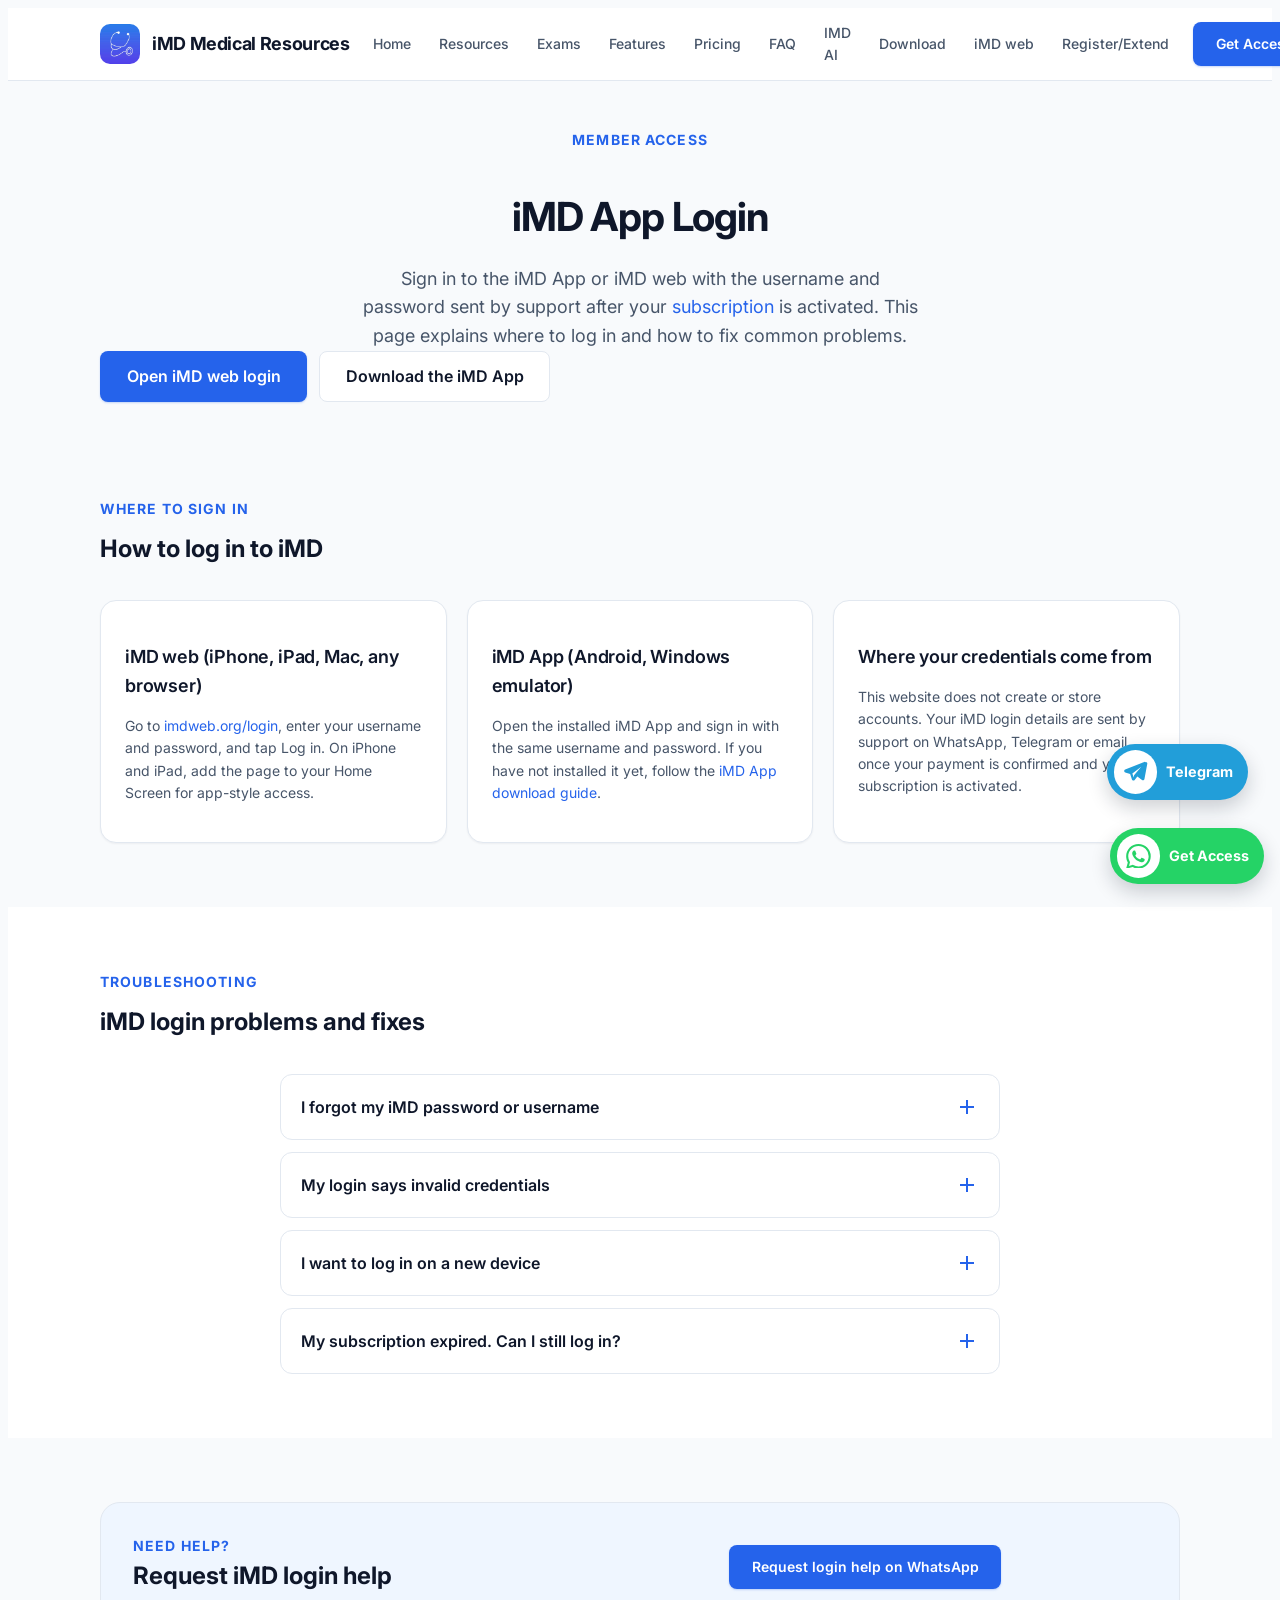
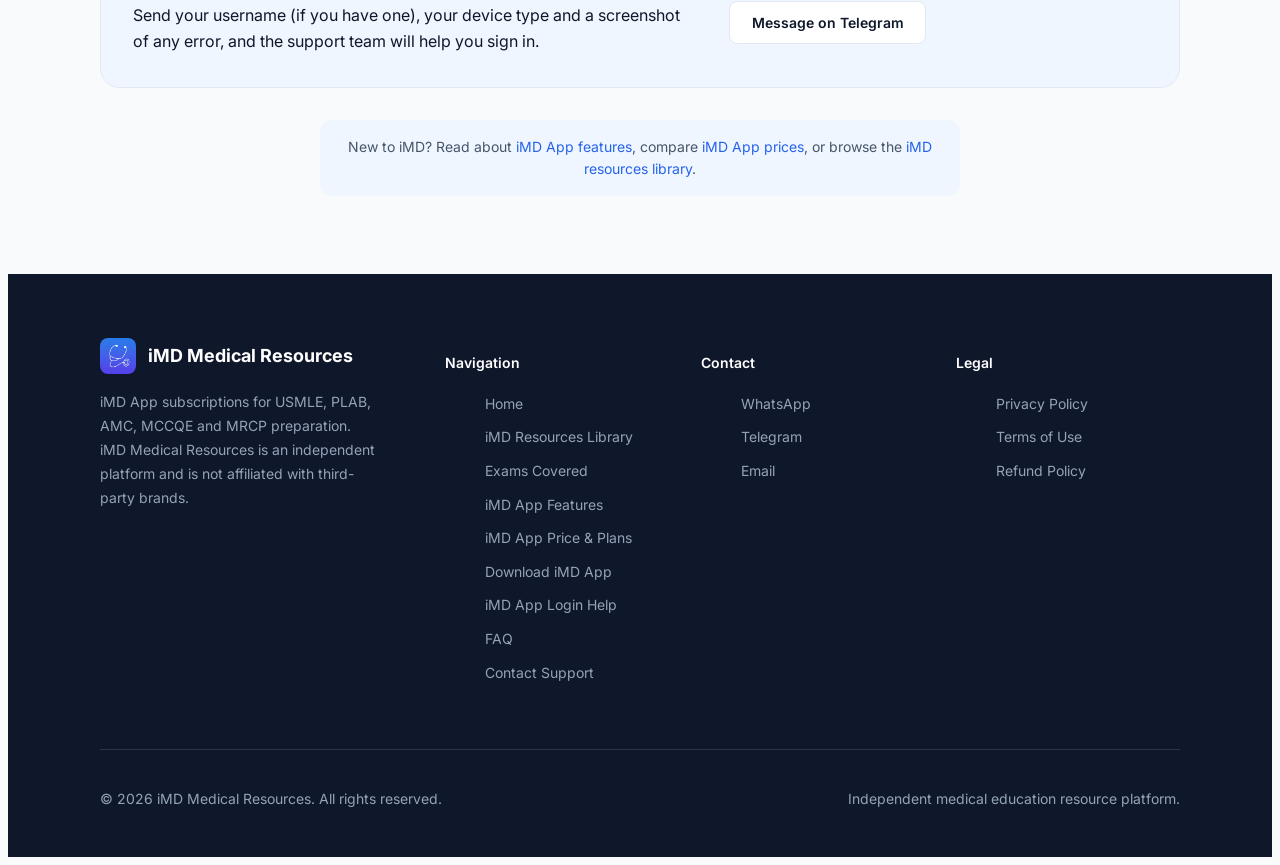
<file: login.html>
<!DOCTYPE html>
<html lang="en">
<head>
  <meta charset="UTF-8">
  <meta name="viewport" content="width=device-width, initial-scale=1.0">
  <title>iMD App Login | Sign In to iMD Web &amp; Account Help</title>
  <meta name="description" content="iMD App login help: open iMD web to sign in, learn where your username and password come from, fix common login errors, request a password reset or device change, and contact iMD support.">
  <meta name="robots" content="index, follow, max-image-preview:large">
  <meta property="og:site_name" content="iMD App">
  <meta property="og:title" content="iMD App Login | Sign In to iMD Web &amp; Account Help">
  <meta property="og:description" content="Open iMD web to sign in, learn where your credentials come from, fix common login errors, and contact iMD support.">
  <meta property="og:type" content="website">
  <meta property="og:url" content="https://www.imdapp.org/login.html">
  <meta property="og:image" content="https://www.imdapp.org/images/logo.png">
  <meta property="og:image:width" content="1024">
  <meta property="og:image:height" content="1012">
  <meta property="og:image:alt" content="iMD App logo">
  <meta name="twitter:card" content="summary">
  <meta name="twitter:title" content="iMD App Login | Sign In to iMD Web &amp; Account Help">
  <meta name="twitter:description" content="Open iMD web to sign in, learn where your credentials come from, fix common login errors, and contact iMD support.">
  <meta name="twitter:image" content="https://www.imdapp.org/images/logo.png">
  <link rel="canonical" href="https://www.imdapp.org/login.html">
  <link rel="icon" href="images/favicon.png" type="image/png" sizes="512x512">
  <link rel="preconnect" href="https://fonts.googleapis.com">
  <link rel="preconnect" href="https://fonts.gstatic.com" crossorigin>
  <link href="https://fonts.googleapis.com/css2?family=Inter:wght@400;500;600;700&display=swap" rel="stylesheet">
  <link rel="stylesheet" href="css/style.css?v=20261013b">
  <script>
    (function () {
      try {
        var saved = localStorage.getItem("medaccess-theme");
        var theme = saved || (window.matchMedia("(prefers-color-scheme: dark)").matches ? "dark" : "light");
        if (theme === "dark") document.documentElement.setAttribute("data-theme", "dark");
      } catch (e) {}
    })();
  </script>
  <script type="application/ld+json">
  {
    "@context": "https://schema.org",
    "@graph": [
      {
        "@type": "WebPage",
        "@id": "https://www.imdapp.org/login.html",
        "name": "iMD App Login Help",
        "url": "https://www.imdapp.org/login.html",
        "description": "How to log in to the iMD App and iMD web, and what to do if your login fails.",
        "isPartOf": { "@id": "https://www.imdapp.org/#website" }
      },
      {
        "@type": "BreadcrumbList",
        "itemListElement": [
          { "@type": "ListItem", "position": 1, "name": "Home", "item": "https://www.imdapp.org/" },
          { "@type": "ListItem", "position": 2, "name": "iMD App Login", "item": "https://www.imdapp.org/login.html" }
        ]
      }
    ]
  }
  </script>
</head>
<body>
  <a class="skip-link" href="#main">Skip to content</a>

  <header class="site-header">
    <div class="container nav">
      <a class="nav__brand" href="/">
        <img class="nav__logo" src="images/logo.png" width="40" height="40" alt="iMD Medical Resources logo">
        <span data-brand>iMD Medical Resources</span>
      </a>
      <div class="nav__backdrop"></div>
      <nav id="primary-menu" class="nav__menu" aria-label="Primary">
        <a class="nav__link" href="/">Home</a>
        <a class="nav__link" href="resources.html">Resources</a>
        <a class="nav__link" href="exams.html">Exams</a>
        <a class="nav__link" href="features.html">Features</a>
        <a class="nav__link" href="pricing.html">Pricing</a>
        <a class="nav__link" href="faq.html">FAQ</a>
        <a class="nav__link" href="https://imdai.imedicaldoctor.net/" target="_blank" rel="noopener noreferrer">IMD AI</a>
        <a class="nav__cta btn btn--primary" href="#" data-open-access>Get Access</a>
      </nav>
      <div class="nav__actions">
        <button type="button" class="theme-toggle" data-theme-toggle aria-label="Switch to night view" title="Night view">
          <svg class="icon-moon" viewBox="0 0 24 24" fill="none" stroke="currentColor" stroke-width="2" aria-hidden="true"><path d="M21 12.79A9 9 0 1111.21 3 7 7 0 0021 12.79z"/></svg>
          <svg class="icon-sun" viewBox="0 0 24 24" fill="none" stroke="currentColor" stroke-width="2" aria-hidden="true"><circle cx="12" cy="12" r="4"/><path d="M12 2v2M12 20v2M4.93 4.93l1.41 1.41M17.66 17.66l1.41 1.41M2 12h2M20 12h2M4.93 19.07l1.41-1.41M17.66 6.34l1.41-1.41"/></svg>
        </button>
        <button class="nav__toggle" type="button" aria-label="Open menu" aria-expanded="false" aria-controls="primary-menu">
          <span class="nav__toggle-icon" aria-hidden="true"><span></span><span></span><span></span></span>
        </button>
      </div>
    </div>
  </header>

  <main id="main">
    <section class="page-hero">
      <div class="container">
        <p class="eyebrow">Member access</p>
        <h1 class="page-hero__title">iMD App Login</h1>
        <p class="page-hero__text">Sign in to the iMD App or iMD web with the username and password sent by support after your <a href="pricing.html">subscription</a> is activated. This page explains where to log in and how to fix common problems.</p>
        <div class="btn-group">
          <a class="btn btn--primary btn--lg" href="https://imdweb.org/login" target="_blank" rel="noopener noreferrer">Open iMD web login</a>
          <a class="btn btn--secondary btn--lg" href="download.html">Download the iMD App</a>
        </div>
      </div>
    </section>

    <section class="section">
      <div class="container">
        <div class="section-heading">
          <p class="eyebrow">Where to sign in</p>
          <h2>How to log in to iMD</h2>
        </div>
        <div class="feature-grid">
          <article class="card">
            <h3 class="card__title">iMD web (iPhone, iPad, Mac, any browser)</h3>
            <p class="card__text">Go to <a href="https://imdweb.org/login" target="_blank" rel="noopener noreferrer">imdweb.org/login</a>, enter your username and password, and tap Log in. On iPhone and iPad, add the page to your Home Screen for app-style access.</p>
          </article>
          <article class="card">
            <h3 class="card__title">iMD App (Android, Windows emulator)</h3>
            <p class="card__text">Open the installed iMD App and sign in with the same username and password. If you have not installed it yet, follow the <a href="download.html">iMD App download guide</a>.</p>
          </article>
          <article class="card">
            <h3 class="card__title">Where your credentials come from</h3>
            <p class="card__text">This website does not create or store accounts. Your iMD login details are sent by support on WhatsApp, Telegram or email once your payment is confirmed and your subscription is activated.</p>
          </article>
        </div>
      </div>
    </section>

    <section class="section section--alt">
      <div class="container">
        <div class="section-heading">
          <p class="eyebrow">Troubleshooting</p>
          <h2>iMD login problems and fixes</h2>
        </div>
        <div class="faq-list">
          <div class="faq-item">
            <h3 class="faq-item__heading"><button type="button" class="faq-item__question" aria-expanded="false">
              I forgot my iMD password or username
              <svg class="faq-item__icon" viewBox="0 0 24 24" fill="none" stroke="currentColor" stroke-width="2" aria-hidden="true"><path d="M12 5v14M5 12h14"/></svg>
            </button></h3>
            <div class="faq-item__answer">Message support on WhatsApp or Telegram from the contact details you used when subscribing. The team verifies your account and sends new login details.</div>
          </div>
          <div class="faq-item">
            <h3 class="faq-item__heading"><button type="button" class="faq-item__question" aria-expanded="false">
              My login says invalid credentials
              <svg class="faq-item__icon" viewBox="0 0 24 24" fill="none" stroke="currentColor" stroke-width="2" aria-hidden="true"><path d="M12 5v14M5 12h14"/></svg>
            </button></h3>
            <div class="faq-item__answer">Copy the username and password exactly as sent, with no extra spaces, and check that your subscription has been activated. If it still fails, send support a screenshot of the error and your device type.</div>
          </div>
          <div class="faq-item">
            <h3 class="faq-item__heading"><button type="button" class="faq-item__question" aria-expanded="false">
              I want to log in on a new device
              <svg class="faq-item__icon" viewBox="0 0 24 24" fill="none" stroke="currentColor" stroke-width="2" aria-hidden="true"><path d="M12 5v14M5 12h14"/></svg>
            </button></h3>
            <div class="faq-item__answer">Contact support to request a device change. Once it is approved, install the iMD App or open iMD web on the new device and sign in with your existing details.</div>
          </div>
          <div class="faq-item">
            <h3 class="faq-item__heading"><button type="button" class="faq-item__question" aria-expanded="false">
              My subscription expired. Can I still log in?
              <svg class="faq-item__icon" viewBox="0 0 24 24" fill="none" stroke="currentColor" stroke-width="2" aria-hidden="true"><path d="M12 5v14M5 12h14"/></svg>
            </button></h3>
            <div class="faq-item__answer">Access pauses when the subscription ends. Choose a plan on the <a href="pricing.html">pricing page</a> and contact support to extend; your account is reactivated after payment is confirmed.</div>
          </div>
        </div>
      </div>
    </section>

    <section class="section">
      <div class="container">
        <div class="cta-panel">
          <div>
            <p class="eyebrow">Need help?</p>
            <h2>Request iMD login help</h2>
            <p>Send your username (if you have one), your device type and a screenshot of any error, and the support team will help you sign in.</p>
          </div>
          <div class="cta-panel__actions">
            <a class="btn btn--primary" href="#" data-contact="whatsapp" target="_blank" rel="noopener noreferrer">Request login help on WhatsApp</a>
            <a class="btn btn--secondary" href="#" data-contact="telegram" target="_blank" rel="noopener noreferrer">Message on Telegram</a>
          </div>
        </div>
        <p class="steps-note">New to iMD? Read about <a href="features.html">iMD App features</a>, compare <a href="pricing.html">iMD App prices</a>, or browse the <a href="resources.html">iMD resources library</a>.</p>
      </div>
    </section>
  </main>

  <footer class="site-footer">
    <div class="container">
      <div class="footer__grid">
        <div>
          <a class="footer__brand" href="/">
            <img class="footer__logo" src="images/logo.png" width="36" height="36" loading="lazy" decoding="async" alt="">
            <span data-brand>iMD Medical Resources</span>
          </a>
          <p class="footer__desc">iMD App subscriptions for USMLE, PLAB, AMC, MCCQE and MRCP preparation. iMD Medical Resources is an independent platform and is not affiliated with third-party brands.</p>
        </div>
        <div>
          <h3 class="footer__heading">Navigation</h3>
          <ul class="footer__links">
            <li><a href="/">Home</a></li>
            <li><a href="resources.html">iMD Resources Library</a></li>
            <li><a href="exams.html">Exams Covered</a></li>
            <li><a href="features.html">iMD App Features</a></li>
            <li><a href="pricing.html">iMD App Price &amp; Plans</a></li>
            <li><a href="download.html">Download iMD App</a></li>
            <li><a href="login.html">iMD App Login Help</a></li>
            <li><a href="faq.html">FAQ</a></li>
            <li><a href="contact.html">Contact Support</a></li>
          </ul>
        </div>
        <div>
          <h3 class="footer__heading">Contact</h3>
          <ul class="footer__links">
            <li><a href="#" data-contact="whatsapp" target="_blank" rel="noopener noreferrer">WhatsApp</a></li>
            <li><a href="#" data-contact="telegram" target="_blank" rel="noopener noreferrer">Telegram</a></li>
            <li><a href="#" data-contact="email">Email</a></li>
          </ul>
        </div>
        <div>
          <h3 class="footer__heading">Legal</h3>
          <ul class="footer__links">
            <li><a href="privacy.html">Privacy Policy</a></li>
            <li><a href="terms.html">Terms of Use</a></li>
            <li><a href="refund.html">Refund Policy</a></li>
          </ul>
        </div>
      </div>
      <div class="footer__bottom">
        <p>&copy; 2026 <span data-brand>iMD Medical Resources</span>. All rights reserved.</p>
        <p>Independent medical education resource platform.</p>
      </div>
    </div>
  </footer>

  <div id="access-modal" class="modal" role="dialog" aria-modal="true" aria-labelledby="modal-title" aria-hidden="true">
    <div class="modal__backdrop" data-close-modal></div>
    <div class="modal__dialog">
      <button type="button" class="modal__close" data-close-modal aria-label="Close dialog">
        <svg width="20" height="20" viewBox="0 0 24 24" fill="none" stroke="currentColor" stroke-width="2" aria-hidden="true"><path d="M6 6l12 12M18 6L6 18"/></svg>
      </button>
      <h2 id="modal-title" class="modal__title">Ready to Get Access?</h2>
      <p class="modal__text">Choose your preferred way to contact us. Payment is arranged manually after we connect.</p>
      <p id="modal-plan-label" class="modal__plan"></p>
      <div class="modal__options">
        <a id="modal-whatsapp" class="modal__option" href="#" target="_blank" rel="noopener noreferrer">
          <span class="modal__option-icon modal__option-icon--whatsapp"><svg viewBox="0 0 24 24" fill="currentColor" aria-hidden="true"><path d="M17.472 14.382c-.297-.149-1.758-.867-2.03-.967-.273-.099-.471-.148-.67.15-.197.297-.767.966-.94 1.164-.173.199-.347.223-.644.075-.297-.15-1.255-.463-2.39-1.475-.883-.788-1.48-1.761-1.653-2.059-.173-.297-.018-.458.13-.606.134-.133.298-.347.446-.52.149-.174.198-.298.298-.497.099-.198.05-.371-.025-.52-.075-.149-.669-1.612-.916-2.207-.242-.579-.487-.5-.669-.51-.173-.008-.371-.01-.57-.01-.198 0-.52.074-.792.372-.272.297-1.04 1.016-1.04 2.479 0 1.462 1.065 2.875 1.213 3.074.149.198 2.096 3.2 5.077 4.487.709.306 1.262.489 1.694.625.712.227 1.36.195 1.871.118.571-.085 1.758-.719 2.006-1.413.248-.694.248-1.289.173-1.413-.074-.124-.272-.198-.57-.347m-5.421 7.403h-.004a9.87 9.87 0 01-5.031-1.378l-.361-.214-3.741.982.998-3.648-.235-.374a9.86 9.86 0 01-1.51-5.26c.001-5.45 4.436-9.884 9.888-9.884 2.64 0 5.122 1.03 6.988 2.898a9.825 9.825 0 012.893 6.994c-.003 5.45-4.435 9.884-9.885 9.884m8.413-18.297A11.815 11.815 0 0012.05 0C5.495 0 .16 5.335.157 11.892c0 2.096.547 4.142 1.588 5.945L.057 24l6.305-1.654a11.882 11.882 0 005.683 1.448h.005c6.554 0 11.89-5.335 11.893-11.893a11.821 11.821 0 00-3.48-8.413z"/></svg></span>
          <span><strong>WhatsApp</strong><span>Message us to request access</span></span>
        </a>
        <a id="modal-telegram" class="modal__option" href="#" target="_blank" rel="noopener noreferrer">
          <span class="modal__option-icon modal__option-icon--telegram"><svg viewBox="0 0 24 24" fill="currentColor" aria-hidden="true"><path d="M11.944 0A12 12 0 000 12a12 12 0 0012 12 12 12 0 0012-12A12 12 0 0012 0a12 12 0 00-.056 0zm4.962 7.224c.1-.002.321.023.465.14a.506.506 0 01.171.325c.016.093.036.306.02.472-.18 1.898-.962 6.502-1.36 8.627-.168.9-.499 1.201-.82 1.23-.696.065-1.225-.46-1.9-.902-1.056-.693-1.653-1.124-2.678-1.8-1.185-.78-.417-1.21.258-1.91.177-.184 3.247-2.977 3.307-3.23.007-.032.014-.15-.056-.212s-.174-.041-.249-.024c-.106.024-1.793 1.14-5.061 3.345-.48.33-.913.49-1.302.48-.428-.008-1.252-.241-1.865-.44-.752-.245-1.349-.374-1.297-.789.027-.216.325-.437.893-.663 3.498-1.524 5.83-2.529 6.998-3.014 3.332-1.386 4.025-1.627 4.476-1.635z"/></svg></span>
          <span><strong>Telegram</strong><span>Chat with us on Telegram</span></span>
        </a>
        <a id="modal-email" class="modal__option" href="#">
          <span class="modal__option-icon modal__option-icon--email"><svg viewBox="0 0 24 24" fill="none" stroke="currentColor" stroke-width="2" aria-hidden="true"><path d="M3 8l7.89 5.26a2 2 0 002.22 0L21 8M5 19h14a2 2 0 002-2V7a2 2 0 00-2-2H5a2 2 0 00-2 2v10a2 2 0 002 2z"/></svg></span>
          <span><strong>Email</strong><span>Send an access request by email</span></span>
        </a>
      </div>
    </div>
  </div>

  <script src="js/main.js?v=20261013b"></script>
</body>
</html>
</file>
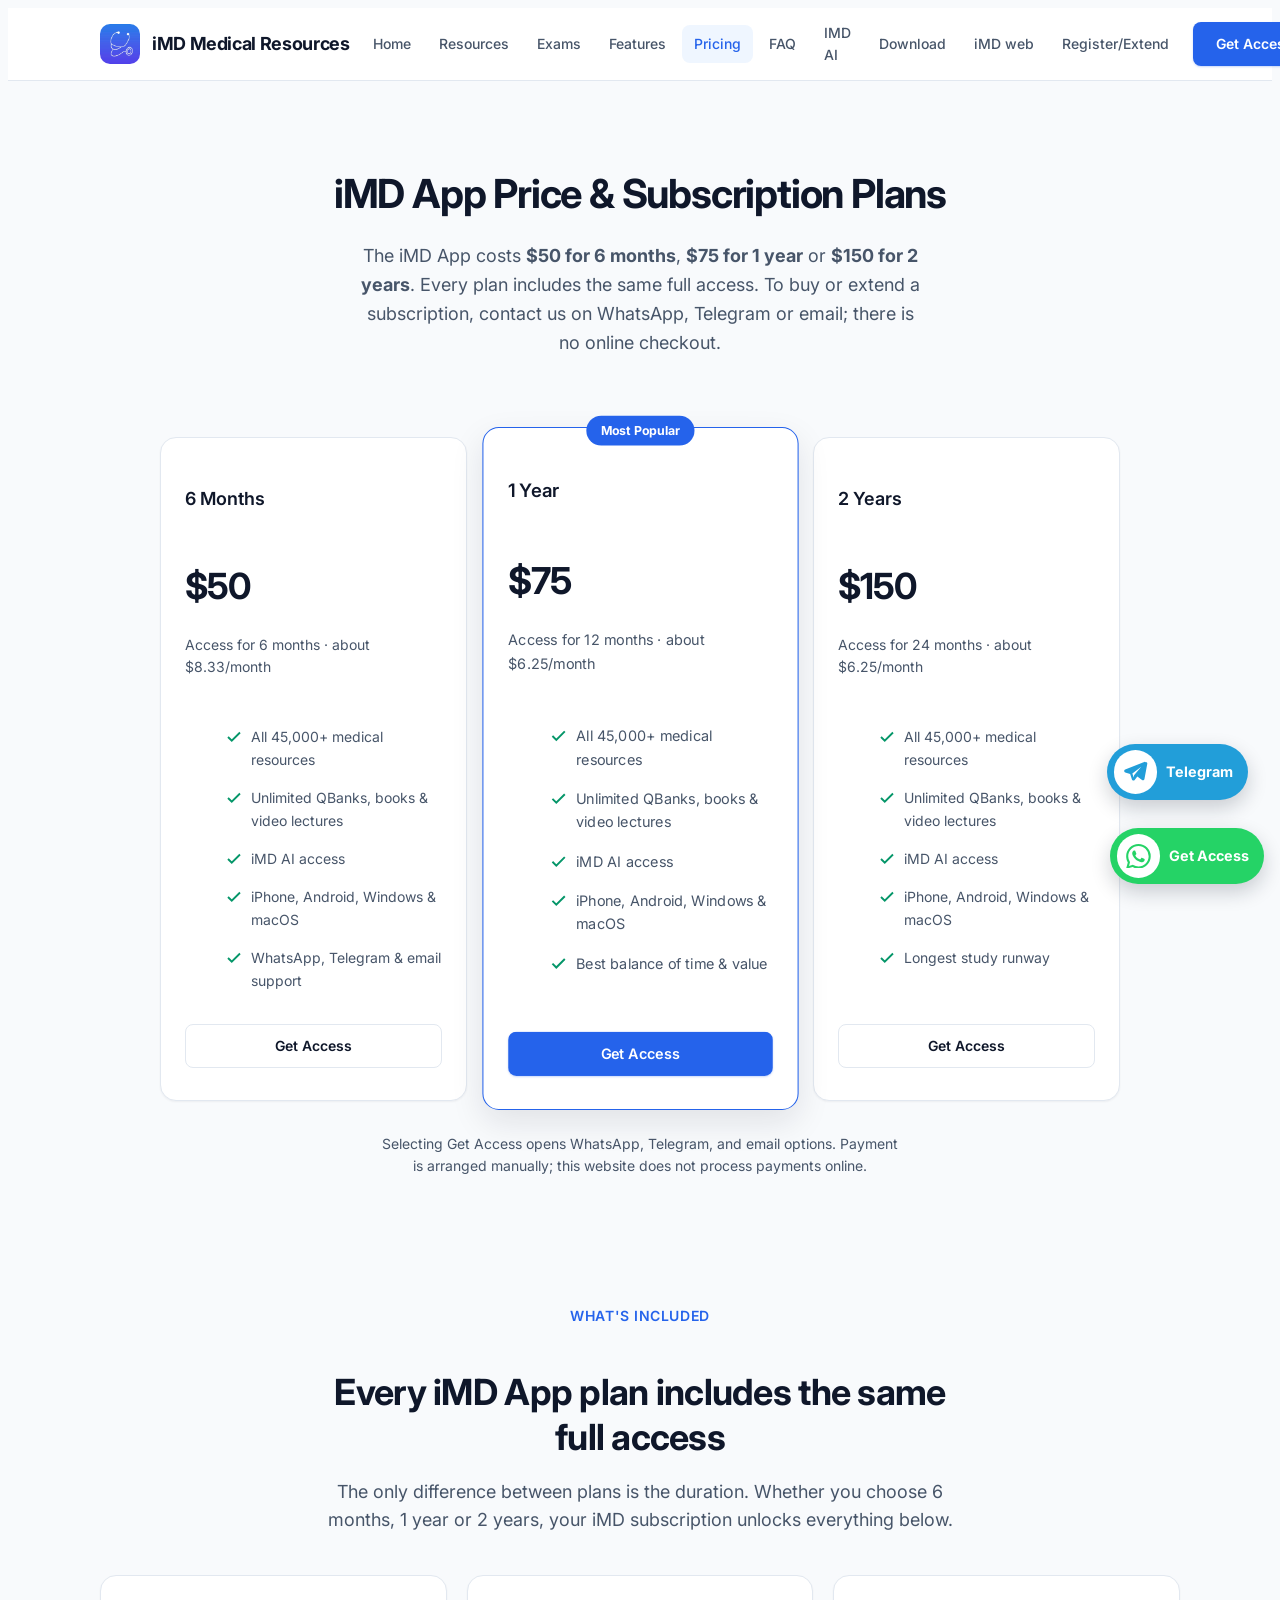
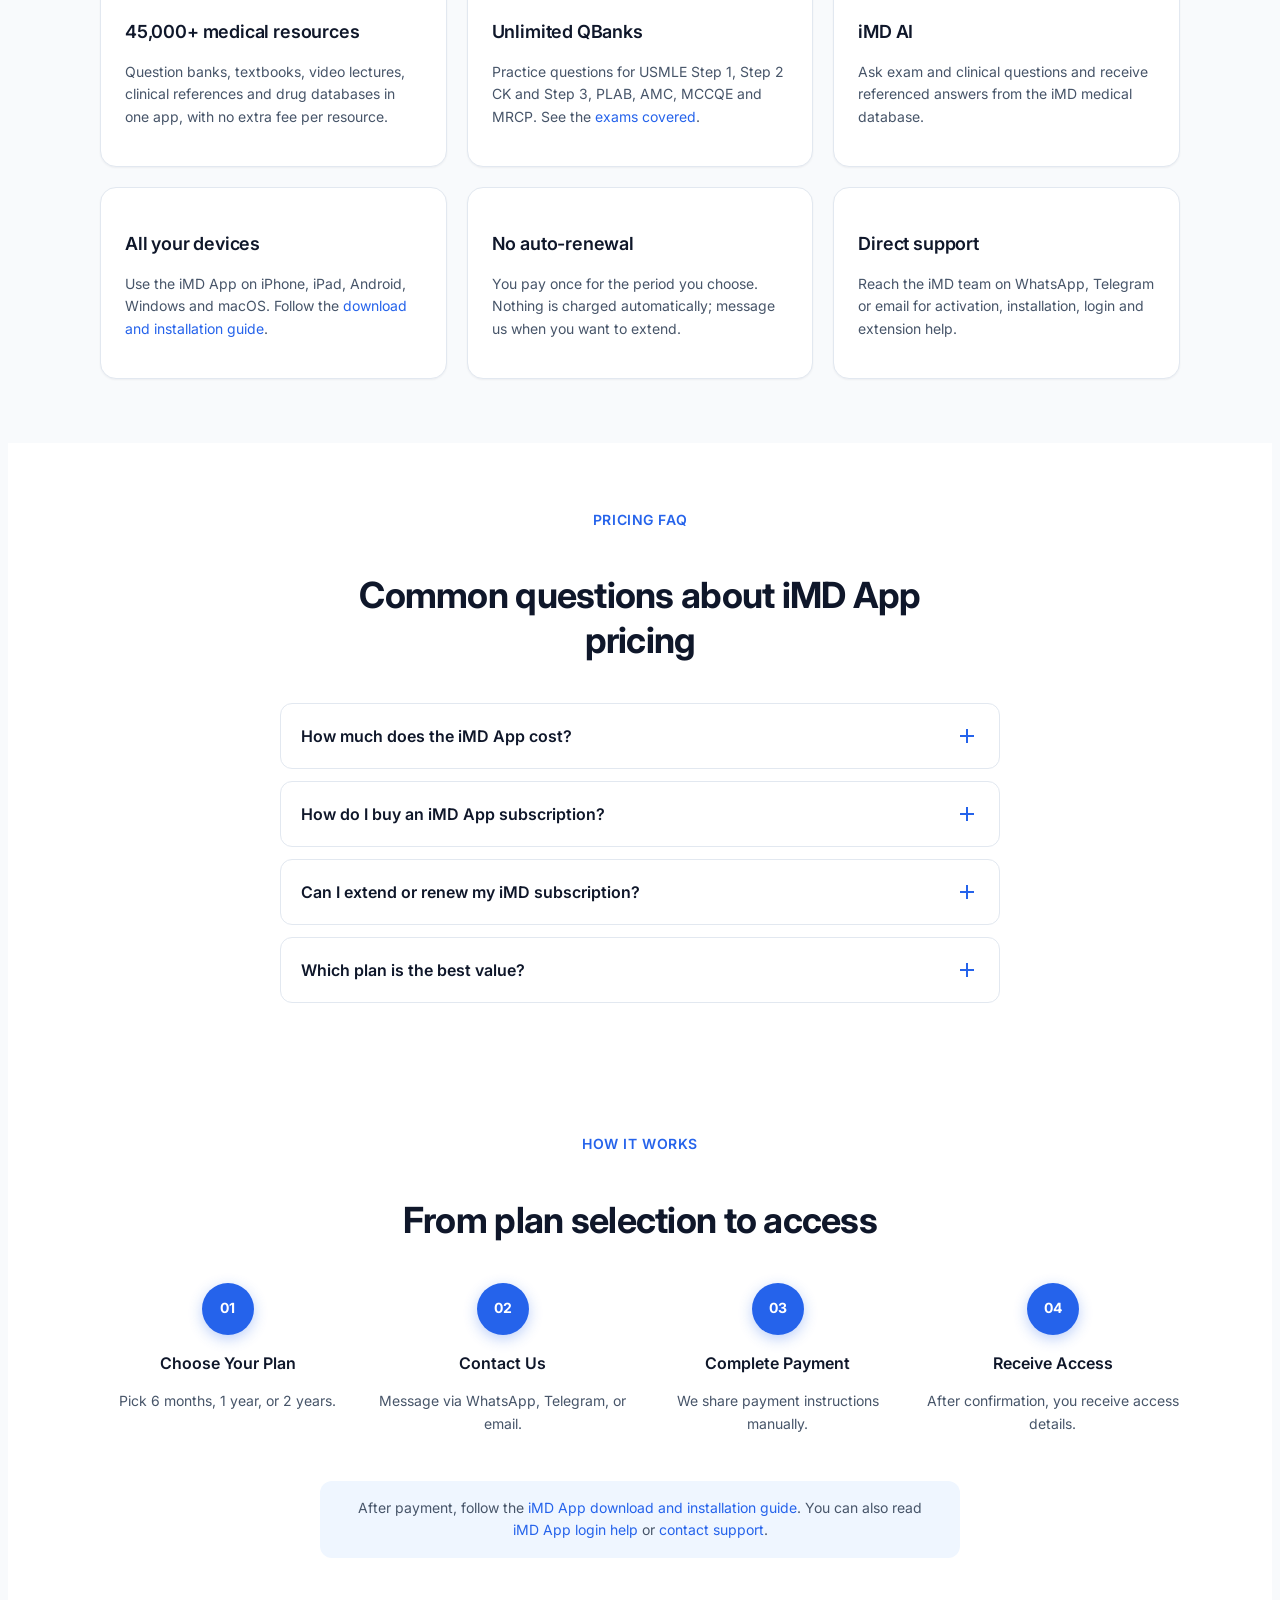
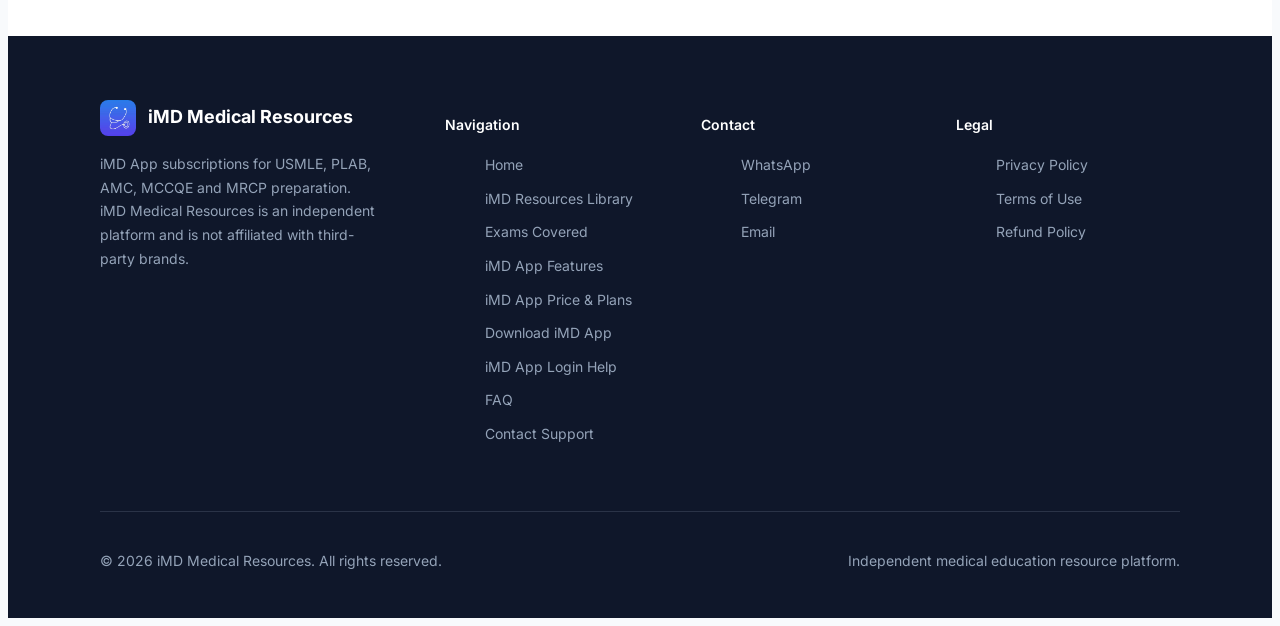
<file: pricing.html>
<!DOCTYPE html>
<html lang="en">
<head>
  <meta charset="UTF-8">
  <meta name="viewport" content="width=device-width, initial-scale=1.0">
  <title>iMD App Price 2026 | Buy or Extend iMD Subscription ($50, $75, $150)</title>
  <meta name="description" content="iMD App price: $50 for 6 months, $75 for 1 year, $150 for 2 years. Every plan includes 45,000+ medical resources, unlimited QBanks, video lectures and iMD AI. Buy or extend via WhatsApp, Telegram or email.">
  <meta name="robots" content="index, follow, max-image-preview:large">
  <meta property="og:site_name" content="iMD App">
  <meta property="og:title" content="iMD App Price 2026 | Buy or Extend iMD Subscription">
  <meta property="og:description" content="$50 for 6 months, $75 for 1 year, $150 for 2 years. All plans include 45,000+ medical resources, unlimited QBanks, video lectures and iMD AI.">
  <meta property="og:type" content="website">
  <meta property="og:image" content="https://www.imdapp.org/images/logo.png">
  <meta property="og:image:width" content="1024">
  <meta property="og:image:height" content="1012">
  <meta property="og:image:alt" content="iMD App logo">
  <script type="application/ld+json">
  {
    "@context": "https://schema.org",
    "@graph": [
      {
        "@type": "Product",
        "@id": "https://www.imdapp.org/pricing.html#product",
        "name": "iMD App Subscription",
        "image": "https://www.imdapp.org/images/logo.png",
        "description": "iMD App subscription with access to 45,000+ medical resources, unlimited QBanks, video lectures, clinical references and iMD AI for USMLE, PLAB, AMC, MCCQE and MRCP preparation.",
        "brand": { "@type": "Brand", "name": "iMD App" },
        "offers": [
          { "@type": "Offer", "name": "6 Months", "price": "50", "priceCurrency": "USD", "availability": "https://schema.org/InStock", "url": "https://www.imdapp.org/pricing.html" },
          { "@type": "Offer", "name": "1 Year", "price": "75", "priceCurrency": "USD", "availability": "https://schema.org/InStock", "url": "https://www.imdapp.org/pricing.html" },
          { "@type": "Offer", "name": "2 Years", "price": "150", "priceCurrency": "USD", "availability": "https://schema.org/InStock", "url": "https://www.imdapp.org/pricing.html" }
        ]
      },
      {
        "@type": "BreadcrumbList",
        "itemListElement": [
          { "@type": "ListItem", "position": 1, "name": "Home", "item": "https://www.imdapp.org/" },
          { "@type": "ListItem", "position": 2, "name": "Pricing", "item": "https://www.imdapp.org/pricing.html" }
        ]
      }
    ]
  }
  </script>
  <link rel="icon" href="images/favicon.png" type="image/png" sizes="512x512">
  <link rel="preconnect" href="https://fonts.googleapis.com">
  <link rel="preconnect" href="https://fonts.gstatic.com" crossorigin>
  <link href="https://fonts.googleapis.com/css2?family=Inter:wght@400;500;600;700&display=swap" rel="stylesheet">
  <link rel="stylesheet" href="css/style.css?v=20261013b">
  <script>
    (function () {
      try {
        var saved = localStorage.getItem("medaccess-theme");
        var theme = saved || (window.matchMedia("(prefers-color-scheme: dark)").matches ? "dark" : "light");
        if (theme === "dark") document.documentElement.setAttribute("data-theme", "dark");
      } catch (e) {}
    })();
  </script>
  <link rel="canonical" href="https://www.imdapp.org/pricing.html">
  <meta property="og:url" content="https://www.imdapp.org/pricing.html">
  <meta name="twitter:card" content="summary">
  <meta name="twitter:title" content="iMD App Price 2026 | Buy or Extend iMD Subscription">
  <meta name="twitter:description" content="$50 for 6 months, $75 for 1 year, $150 for 2 years. All plans include 45,000+ medical resources, unlimited QBanks, video lectures and iMD AI.">
  <meta name="twitter:image" content="https://www.imdapp.org/images/logo.png">
</head>
<body>
  <a class="skip-link" href="#main">Skip to content</a>

  <header class="site-header">
    <div class="container nav">
      <a class="nav__brand" href="/">
        <img class="nav__logo" src="images/logo.png" width="40" height="40" alt="iMD Medical Resources logo">
        <span data-brand>iMD Medical Resources</span>
      </a>
      <div class="nav__backdrop"></div>
      <nav id="primary-menu" class="nav__menu" aria-label="Primary">
        <a class="nav__link" href="/">Home</a>
        <a class="nav__link" href="resources.html">Resources</a>
        <a class="nav__link" href="exams.html">Exams</a>
        <a class="nav__link" href="features.html">Features</a>
        <a class="nav__link is-active" href="pricing.html">Pricing</a>
        <a class="nav__link" href="faq.html">FAQ</a>
        <a class="nav__link" href="https://imdai.imedicaldoctor.net/" target="_blank" rel="noopener noreferrer">IMD AI</a>
        <a class="nav__cta btn btn--primary" href="#" data-open-access>Get Access</a>
      </nav>
      <div class="nav__actions">
        <button type="button" class="theme-toggle" data-theme-toggle aria-label="Switch to night view" title="Night view">
          <svg class="icon-moon" viewBox="0 0 24 24" fill="none" stroke="currentColor" stroke-width="2" aria-hidden="true"><path d="M21 12.79A9 9 0 1111.21 3 7 7 0 0021 12.79z"/></svg>
          <svg class="icon-sun" viewBox="0 0 24 24" fill="none" stroke="currentColor" stroke-width="2" aria-hidden="true"><circle cx="12" cy="12" r="4"/><path d="M12 2v2M12 20v2M4.93 4.93l1.41 1.41M17.66 17.66l1.41 1.41M2 12h2M20 12h2M4.93 19.07l1.41-1.41M17.66 6.34l1.41-1.41"/></svg>
        </button>
        <button class="nav__toggle" type="button" aria-label="Open menu" aria-expanded="false" aria-controls="primary-menu">
          <span class="nav__toggle-icon" aria-hidden="true"><span></span><span></span><span></span></span>
        </button>
      </div>
    </div>
  </header>

  <main id="main">
    <section class="page-hero">
      <div class="container">
        <h1 class="page-hero__title">iMD App Price &amp; Subscription Plans</h1>
        <p class="page-hero__text">The iMD App costs <strong>$50 for 6 months</strong>, <strong>$75 for 1 year</strong> or <strong>$150 for 2 years</strong>. Every plan includes the same full access. To buy or extend a subscription, contact us on WhatsApp, Telegram or email; there is no online checkout.</p>
      </div>
    </section>

    <section class="section section--tight">
      <div class="container">
        <div class="pricing-grid">
          <!-- 6 Months — edit price via SITE_CONFIG.PRICES.sixMonths in js/main.js -->
          <article class="card pricing-card">
            <h2 class="pricing-card__duration">6 Months</h2>
            <p class="pricing-card__price" data-price="sixMonths">$50</p>
            <p class="pricing-card__period">Access for 6 months · about <span data-price-month="sixMonths" data-months="6">$8.33</span>/month</p>
            <ul class="pricing-card__features">
              <li>
                <svg viewBox="0 0 24 24" fill="none" stroke="currentColor" stroke-width="2.5" aria-hidden="true"><path d="M20 6L9 17l-5-5"/></svg>
                All 45,000+ medical resources
              </li>
              <li>
                <svg viewBox="0 0 24 24" fill="none" stroke="currentColor" stroke-width="2.5" aria-hidden="true"><path d="M20 6L9 17l-5-5"/></svg>
                Unlimited QBanks, books &amp; video lectures
              </li>
              <li>
                <svg viewBox="0 0 24 24" fill="none" stroke="currentColor" stroke-width="2.5" aria-hidden="true"><path d="M20 6L9 17l-5-5"/></svg>
                iMD AI access
              </li>
              <li>
                <svg viewBox="0 0 24 24" fill="none" stroke="currentColor" stroke-width="2.5" aria-hidden="true"><path d="M20 6L9 17l-5-5"/></svg>
                iPhone, Android, Windows &amp; macOS
              </li>
              <li>
                <svg viewBox="0 0 24 24" fill="none" stroke="currentColor" stroke-width="2.5" aria-hidden="true"><path d="M20 6L9 17l-5-5"/></svg>
                WhatsApp, Telegram &amp; email support
              </li>
            </ul>
            <button type="button" class="btn btn--secondary btn--full" data-open-access data-plan="sixMonths">Get Access</button>
          </article>

          <!-- 1 Year (Most Popular) — remove pricing-card--popular and badge to un-highlight -->
          <article class="card pricing-card pricing-card--popular">
            <span class="pricing-card__badge">Most Popular</span>
            <h2 class="pricing-card__duration">1 Year</h2>
            <p class="pricing-card__price" data-price="oneYear">$75</p>
            <p class="pricing-card__period">Access for 12 months · about <span data-price-month="oneYear" data-months="12">$6.25</span>/month</p>
            <ul class="pricing-card__features">
              <li>
                <svg viewBox="0 0 24 24" fill="none" stroke="currentColor" stroke-width="2.5" aria-hidden="true"><path d="M20 6L9 17l-5-5"/></svg>
                All 45,000+ medical resources
              </li>
              <li>
                <svg viewBox="0 0 24 24" fill="none" stroke="currentColor" stroke-width="2.5" aria-hidden="true"><path d="M20 6L9 17l-5-5"/></svg>
                Unlimited QBanks, books &amp; video lectures
              </li>
              <li>
                <svg viewBox="0 0 24 24" fill="none" stroke="currentColor" stroke-width="2.5" aria-hidden="true"><path d="M20 6L9 17l-5-5"/></svg>
                iMD AI access
              </li>
              <li>
                <svg viewBox="0 0 24 24" fill="none" stroke="currentColor" stroke-width="2.5" aria-hidden="true"><path d="M20 6L9 17l-5-5"/></svg>
                iPhone, Android, Windows &amp; macOS
              </li>
              <li>
                <svg viewBox="0 0 24 24" fill="none" stroke="currentColor" stroke-width="2.5" aria-hidden="true"><path d="M20 6L9 17l-5-5"/></svg>
                Best balance of time &amp; value
              </li>
            </ul>
            <button type="button" class="btn btn--primary btn--full" data-open-access data-plan="oneYear">Get Access</button>
          </article>

          <!-- 2 Years -->
          <article class="card pricing-card">
            <h2 class="pricing-card__duration">2 Years</h2>
            <p class="pricing-card__price" data-price="twoYears">$150</p>
            <p class="pricing-card__period">Access for 24 months · about <span data-price-month="twoYears" data-months="24">$6.25</span>/month</p>
            <ul class="pricing-card__features">
              <li>
                <svg viewBox="0 0 24 24" fill="none" stroke="currentColor" stroke-width="2.5" aria-hidden="true"><path d="M20 6L9 17l-5-5"/></svg>
                All 45,000+ medical resources
              </li>
              <li>
                <svg viewBox="0 0 24 24" fill="none" stroke="currentColor" stroke-width="2.5" aria-hidden="true"><path d="M20 6L9 17l-5-5"/></svg>
                Unlimited QBanks, books &amp; video lectures
              </li>
              <li>
                <svg viewBox="0 0 24 24" fill="none" stroke="currentColor" stroke-width="2.5" aria-hidden="true"><path d="M20 6L9 17l-5-5"/></svg>
                iMD AI access
              </li>
              <li>
                <svg viewBox="0 0 24 24" fill="none" stroke="currentColor" stroke-width="2.5" aria-hidden="true"><path d="M20 6L9 17l-5-5"/></svg>
                iPhone, Android, Windows &amp; macOS
              </li>
              <li>
                <svg viewBox="0 0 24 24" fill="none" stroke="currentColor" stroke-width="2.5" aria-hidden="true"><path d="M20 6L9 17l-5-5"/></svg>
                Longest study runway
              </li>
            </ul>
            <button type="button" class="btn btn--secondary btn--full" data-open-access data-plan="twoYears">Get Access</button>
          </article>
        </div>

        <p class="pricing-note">Selecting Get Access opens WhatsApp, Telegram, and email options. Payment is arranged manually; this website does not process payments online.</p>
      </div>
    </section>

    <section class="section">
      <div class="container">
        <div class="section__header">
          <span class="section__eyebrow">What's Included</span>
          <h2 class="section__title">Every iMD App plan includes the same full access</h2>
          <p class="section__desc">The only difference between plans is the duration. Whether you choose 6 months, 1 year or 2 years, your iMD subscription unlocks everything below.</p>
        </div>
        <div class="feature-grid">
          <article class="card">
            <h3 class="card__title">45,000+ medical resources</h3>
            <p class="card__text">Question banks, textbooks, video lectures, clinical references and drug databases in one app, with no extra fee per resource.</p>
          </article>
          <article class="card">
            <h3 class="card__title">Unlimited QBanks</h3>
            <p class="card__text">Practice questions for USMLE Step 1, Step 2 CK and Step 3, PLAB, AMC, MCCQE and MRCP. See the <a href="exams.html">exams covered</a>.</p>
          </article>
          <article class="card">
            <h3 class="card__title">iMD AI</h3>
            <p class="card__text">Ask exam and clinical questions and receive referenced answers from the iMD medical database.</p>
          </article>
          <article class="card">
            <h3 class="card__title">All your devices</h3>
            <p class="card__text">Use the iMD App on iPhone, iPad, Android, Windows and macOS. Follow the <a href="download.html">download and installation guide</a>.</p>
          </article>
          <article class="card">
            <h3 class="card__title">No auto-renewal</h3>
            <p class="card__text">You pay once for the period you choose. Nothing is charged automatically; message us when you want to extend.</p>
          </article>
          <article class="card">
            <h3 class="card__title">Direct support</h3>
            <p class="card__text">Reach the iMD team on WhatsApp, Telegram or email for activation, installation, login and extension help.</p>
          </article>
        </div>
      </div>
    </section>

    <section class="section section--alt">
      <div class="container">
        <div class="section__header">
          <span class="section__eyebrow">Pricing FAQ</span>
          <h2 class="section__title">Common questions about iMD App pricing</h2>
        </div>
        <div class="faq-list">
          <div class="faq-item">
            <h3 class="faq-item__heading"><button type="button" class="faq-item__question" aria-expanded="false">
              How much does the iMD App cost?
              <svg class="faq-item__icon" viewBox="0 0 24 24" fill="none" stroke="currentColor" stroke-width="2" aria-hidden="true"><path d="M12 5v14M5 12h14"/></svg>
            </button></h3>
            <div class="faq-item__answer">The iMD App subscription costs $50 for 6 months, $75 for 1 year and $150 for 2 years. All three plans include identical full access to the library and iMD AI.</div>
          </div>
          <div class="faq-item">
            <h3 class="faq-item__heading"><button type="button" class="faq-item__question" aria-expanded="false">
              How do I buy an iMD App subscription?
              <svg class="faq-item__icon" viewBox="0 0 24 24" fill="none" stroke="currentColor" stroke-width="2" aria-hidden="true"><path d="M12 5v14M5 12h14"/></svg>
            </button></h3>
            <div class="faq-item__answer">Choose a plan above and select Get Access, then message us on WhatsApp, Telegram or email. We confirm the plan, share payment instructions for your country, and send your login details after payment is confirmed.</div>
          </div>
          <div class="faq-item">
            <h3 class="faq-item__heading"><button type="button" class="faq-item__question" aria-expanded="false">
              Can I extend or renew my iMD subscription?
              <svg class="faq-item__icon" viewBox="0 0 24 24" fill="none" stroke="currentColor" stroke-width="2" aria-hidden="true"><path d="M12 5v14M5 12h14"/></svg>
            </button></h3>
            <div class="faq-item__answer">Yes. Contact support before or after your current period ends and tell us which plan you want. Extensions are added to your existing iMD account.</div>
          </div>
          <div class="faq-item">
            <h3 class="faq-item__heading"><button type="button" class="faq-item__question" aria-expanded="false">
              Which plan is the best value?
              <svg class="faq-item__icon" viewBox="0 0 24 24" fill="none" stroke="currentColor" stroke-width="2" aria-hidden="true"><path d="M12 5v14M5 12h14"/></svg>
            </button></h3>
            <div class="faq-item__answer">The 1-year and 2-year plans both work out to about $6.25 per month, compared with about $8.33 per month on the 6-month plan. Most students preparing for USMLE, PLAB, AMC or MCCQE choose the 1-year plan.</div>
          </div>
        </div>
      </div>
    </section>

    <section class="section section--alt" id="how-it-works">
      <div class="container">
        <div class="section__header">
          <span class="section__eyebrow">How It Works</span>
          <h2 class="section__title">From plan selection to access</h2>
        </div>
        <div class="steps">
          <div class="step">
            <div class="step__number">01</div>
            <h3 class="step__title">Choose Your Plan</h3>
            <p class="step__text">Pick 6 months, 1 year, or 2 years.</p>
          </div>
          <div class="step">
            <div class="step__number">02</div>
            <h3 class="step__title">Contact Us</h3>
            <p class="step__text">Message via WhatsApp, Telegram, or email.</p>
          </div>
          <div class="step">
            <div class="step__number">03</div>
            <h3 class="step__title">Complete Payment</h3>
            <p class="step__text">We share payment instructions manually.</p>
          </div>
          <div class="step">
            <div class="step__number">04</div>
            <h3 class="step__title">Receive Access</h3>
            <p class="step__text">After confirmation, you receive access details.</p>
          </div>
        </div>
        <p class="steps-note">After payment, follow the <a href="download.html">iMD App download and installation guide</a>. You can also read <a href="login.html">iMD App login help</a> or <a href="contact.html">contact support</a>.</p>
      </div>
    </section>
  </main>

  <footer class="site-footer">
    <div class="container">
      <div class="footer__grid">
        <div>
          <a class="footer__brand" href="/">
            <img class="footer__logo" src="images/logo.png" width="36" height="36" loading="lazy" decoding="async" alt="">
            <span data-brand>iMD Medical Resources</span>
          </a>
          <p class="footer__desc">iMD App subscriptions for USMLE, PLAB, AMC, MCCQE and MRCP preparation. iMD Medical Resources is an independent platform and is not affiliated with third-party brands.</p>
        </div>
        <div>
          <h3 class="footer__heading">Navigation</h3>
          <ul class="footer__links">
            <li><a href="/">Home</a></li>
            <li><a href="resources.html">iMD Resources Library</a></li>
            <li><a href="exams.html">Exams Covered</a></li>
            <li><a href="features.html">iMD App Features</a></li>
            <li><a href="pricing.html">iMD App Price &amp; Plans</a></li>
            <li><a href="download.html">Download iMD App</a></li>
            <li><a href="login.html">iMD App Login Help</a></li>
            <li><a href="faq.html">FAQ</a></li>
            <li><a href="contact.html">Contact Support</a></li>
          </ul>
        </div>
        <div>
          <h3 class="footer__heading">Contact</h3>
          <ul class="footer__links">
            <li><a href="#" data-contact="whatsapp" target="_blank" rel="noopener noreferrer">WhatsApp</a></li>
            <li><a href="#" data-contact="telegram" target="_blank" rel="noopener noreferrer">Telegram</a></li>
            <li><a href="#" data-contact="email">Email</a></li>
          </ul>
        </div>
        <div>
          <h3 class="footer__heading">Legal</h3>
          <ul class="footer__links">
            <li><a href="privacy.html">Privacy Policy</a></li>
            <li><a href="terms.html">Terms of Use</a></li>
            <li><a href="refund.html">Refund Policy</a></li>
          </ul>
        </div>
      </div>
      <div class="footer__bottom">
        <p>&copy; 2026 <span data-brand>iMD Medical Resources</span>. All rights reserved.</p>
        <p>Independent medical education resource platform.</p>
      </div>
    </div>
  </footer>

  <div id="access-modal" class="modal" role="dialog" aria-modal="true" aria-labelledby="modal-title" aria-hidden="true">
    <div class="modal__backdrop" data-close-modal></div>
    <div class="modal__dialog">
      <button type="button" class="modal__close" data-close-modal aria-label="Close dialog">
        <svg width="20" height="20" viewBox="0 0 24 24" fill="none" stroke="currentColor" stroke-width="2" aria-hidden="true"><path d="M6 6l12 12M18 6L6 18"/></svg>
      </button>
      <h2 id="modal-title" class="modal__title">Ready to Get Access?</h2>
      <p class="modal__text">Choose your preferred way to contact us. Payment is arranged manually after we connect.</p>
      <p id="modal-plan-label" class="modal__plan"></p>
      <div class="modal__options">
        <a id="modal-whatsapp" class="modal__option" href="#" target="_blank" rel="noopener noreferrer">
          <span class="modal__option-icon modal__option-icon--whatsapp"><svg viewBox="0 0 24 24" fill="currentColor" aria-hidden="true"><path d="M17.472 14.382c-.297-.149-1.758-.867-2.03-.967-.273-.099-.471-.148-.67.15-.197.297-.767.966-.94 1.164-.173.199-.347.223-.644.075-.297-.15-1.255-.463-2.39-1.475-.883-.788-1.48-1.761-1.653-2.059-.173-.297-.018-.458.13-.606.134-.133.298-.347.446-.52.149-.174.198-.298.298-.497.099-.198.05-.371-.025-.52-.075-.149-.669-1.612-.916-2.207-.242-.579-.487-.5-.669-.51-.173-.008-.371-.01-.57-.01-.198 0-.52.074-.792.372-.272.297-1.04 1.016-1.04 2.479 0 1.462 1.065 2.875 1.213 3.074.149.198 2.096 3.2 5.077 4.487.709.306 1.262.489 1.694.625.712.227 1.36.195 1.871.118.571-.085 1.758-.719 2.006-1.413.248-.694.248-1.289.173-1.413-.074-.124-.272-.198-.57-.347m-5.421 7.403h-.004a9.87 9.87 0 01-5.031-1.378l-.361-.214-3.741.982.998-3.648-.235-.374a9.86 9.86 0 01-1.51-5.26c.001-5.45 4.436-9.884 9.888-9.884 2.64 0 5.122 1.03 6.988 2.898a9.825 9.825 0 012.893 6.994c-.003 5.45-4.435 9.884-9.885 9.884m8.413-18.297A11.815 11.815 0 0012.05 0C5.495 0 .16 5.335.157 11.892c0 2.096.547 4.142 1.588 5.945L.057 24l6.305-1.654a11.882 11.882 0 005.683 1.448h.005c6.554 0 11.89-5.335 11.893-11.893a11.821 11.821 0 00-3.48-8.413z"/></svg></span>
          <span><strong>WhatsApp</strong><span>Message us to request access</span></span>
        </a>
        <a id="modal-telegram" class="modal__option" href="#" target="_blank" rel="noopener noreferrer">
          <span class="modal__option-icon modal__option-icon--telegram"><svg viewBox="0 0 24 24" fill="currentColor" aria-hidden="true"><path d="M11.944 0A12 12 0 000 12a12 12 0 0012 12 12 12 0 0012-12A12 12 0 0012 0a12 12 0 00-.056 0zm4.962 7.224c.1-.002.321.023.465.14a.506.506 0 01.171.325c.016.093.036.306.02.472-.18 1.898-.962 6.502-1.36 8.627-.168.9-.499 1.201-.82 1.23-.696.065-1.225-.46-1.9-.902-1.056-.693-1.653-1.124-2.678-1.8-1.185-.78-.417-1.21.258-1.91.177-.184 3.247-2.977 3.307-3.23.007-.032.014-.15-.056-.212s-.174-.041-.249-.024c-.106.024-1.793 1.14-5.061 3.345-.48.33-.913.49-1.302.48-.428-.008-1.252-.241-1.865-.44-.752-.245-1.349-.374-1.297-.789.027-.216.325-.437.893-.663 3.498-1.524 5.83-2.529 6.998-3.014 3.332-1.386 4.025-1.627 4.476-1.635z"/></svg></span>
          <span><strong>Telegram</strong><span>Chat with us on Telegram</span></span>
        </a>
        <a id="modal-email" class="modal__option" href="#">
          <span class="modal__option-icon modal__option-icon--email"><svg viewBox="0 0 24 24" fill="none" stroke="currentColor" stroke-width="2" aria-hidden="true"><path d="M3 8l7.89 5.26a2 2 0 002.22 0L21 8M5 19h14a2 2 0 002-2V7a2 2 0 00-2-2H5a2 2 0 00-2 2v10a2 2 0 002 2z"/></svg></span>
          <span><strong>Email</strong><span>Send an access request by email</span></span>
        </a>
      </div>
    </div>
  </div>

  <script src="js/main.js?v=20261013b"></script>
</body>
</html>
</file>
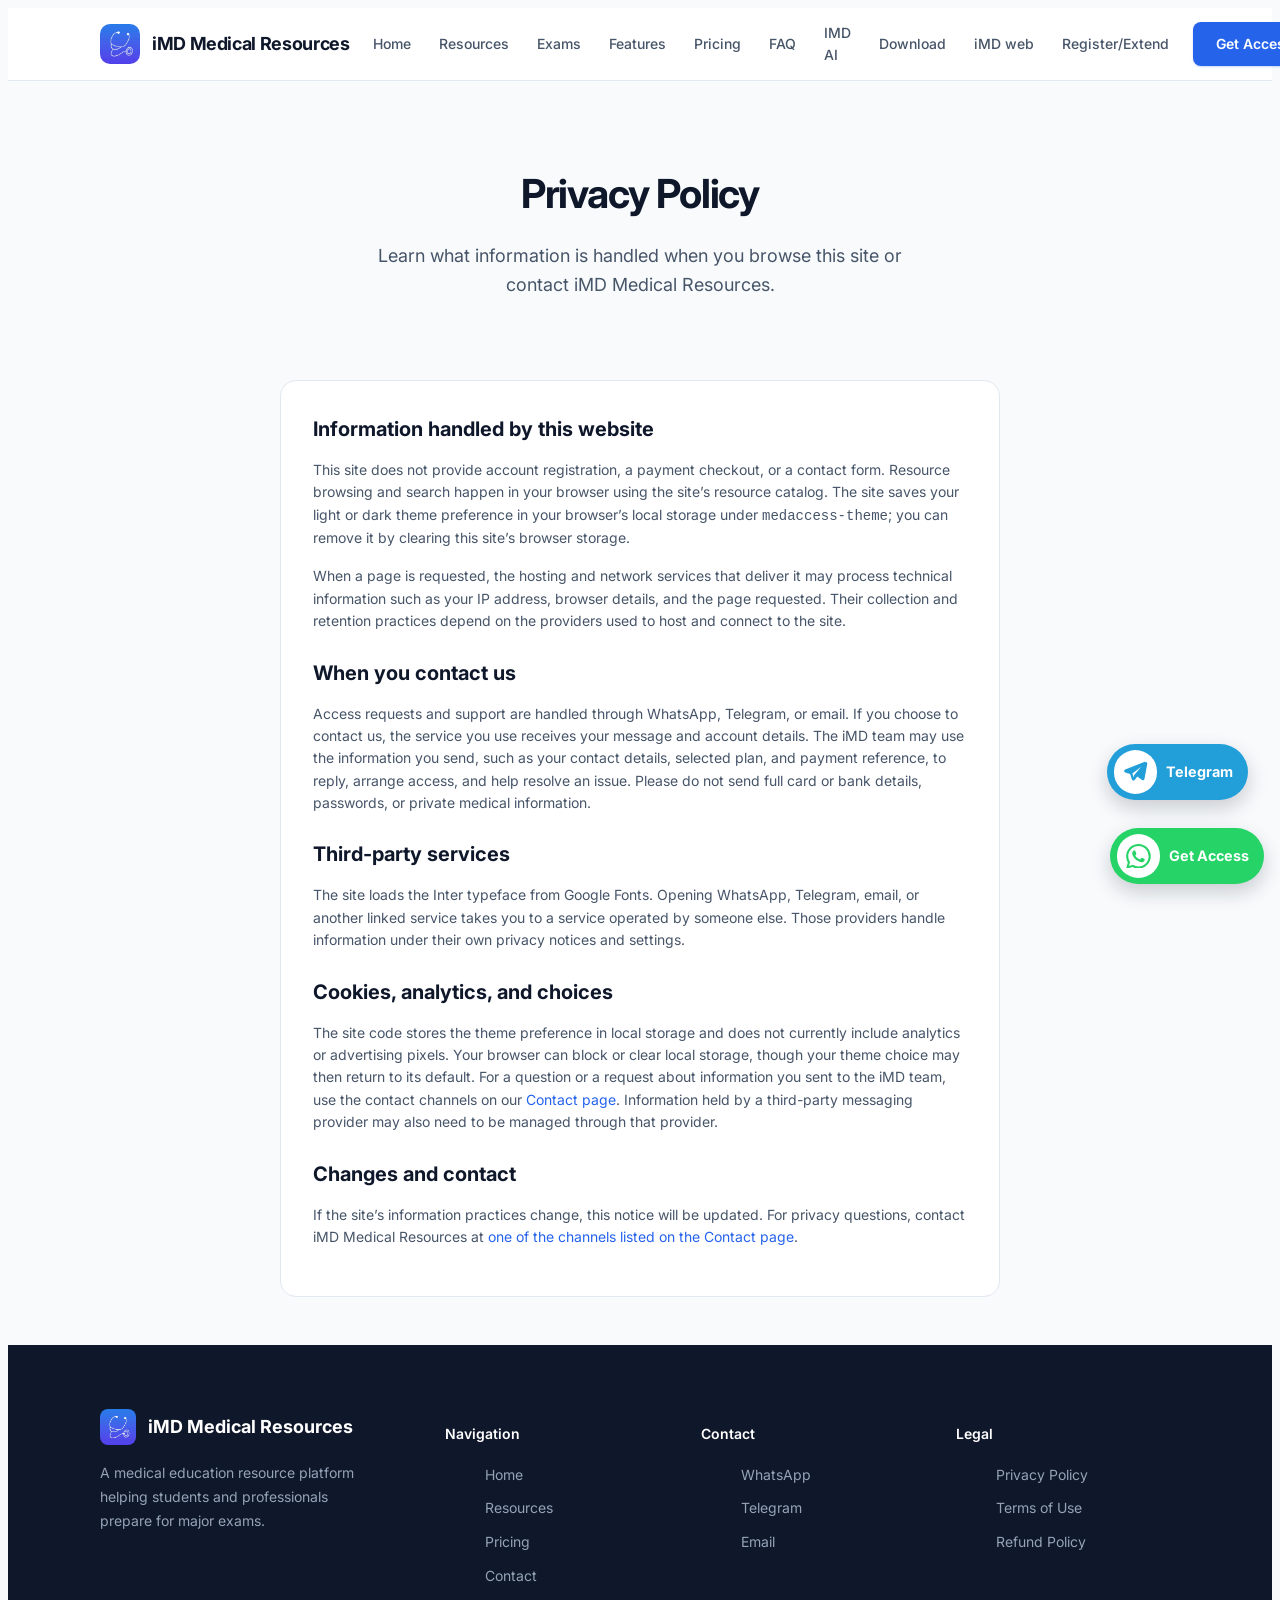
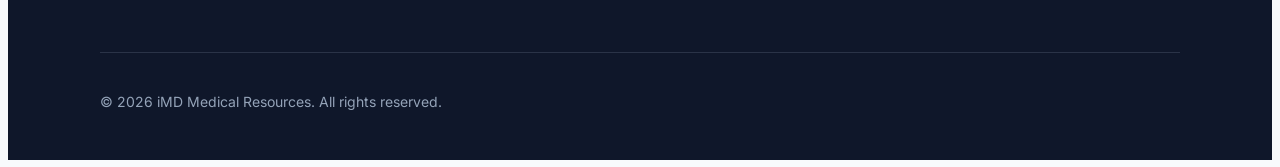
<file: privacy.html>
<!DOCTYPE html>
<html lang="en">
<head>
  <meta charset="UTF-8">
  <meta name="viewport" content="width=device-width, initial-scale=1.0">
  <title>Privacy Policy | iMD Medical Resources</title>
  <meta name="description" content="Read the iMD website privacy policy and how information is handled when you browse or contact support.">
  <meta name="robots" content="noindex, follow">
  <meta property="og:title" content="Privacy Policy | iMD Medical Resources">
  <link rel="icon" href="images/favicon.png" type="image/png" sizes="512x512">
  <link rel="preconnect" href="https://fonts.googleapis.com">
  <link rel="preconnect" href="https://fonts.gstatic.com" crossorigin>
  <link href="https://fonts.googleapis.com/css2?family=Inter:wght@400;500;600;700&display=swap" rel="stylesheet">
  <link rel="stylesheet" href="css/style.css?v=20261013b">
  <script>
    (function () {
      try {
        var saved = localStorage.getItem("medaccess-theme");
        var theme = saved || (window.matchMedia("(prefers-color-scheme: dark)").matches ? "dark" : "light");
        if (theme === "dark") document.documentElement.setAttribute("data-theme", "dark");
      } catch (e) {}
    })();
  </script>
  <link rel="canonical" href="https://www.imdapp.org/privacy.html">
  <meta property="og:description" content="Read the iMD website privacy policy and how information is handled when you browse or contact support.">
  <meta property="og:type" content="website">
  <meta property="og:url" content="https://www.imdapp.org/privacy.html">
  <meta property="og:image" content="https://www.imdapp.org/images/logo.png">
  <meta name="twitter:card" content="summary">
  <meta name="twitter:title" content="Privacy Policy | iMD Medical Resources">
  <meta name="twitter:description" content="Read the iMD website privacy policy and how information is handled when you browse or contact support.">
  <meta name="twitter:image" content="https://www.imdapp.org/images/logo.png">
</head>
<body>
  <a class="skip-link" href="#main">Skip to content</a>
  <header class="site-header">
    <div class="container nav">
      <a class="nav__brand" href="/">
        <img class="nav__logo" src="images/logo.png" width="40" height="40" alt="iMD Medical Resources logo">
        <span data-brand>iMD Medical Resources</span>
      </a>
      <div class="nav__backdrop"></div>
      <nav id="primary-menu" class="nav__menu" aria-label="Primary">
        <a class="nav__link" href="/">Home</a>
        <a class="nav__link" href="resources.html">Resources</a>
        <a class="nav__link" href="exams.html">Exams</a>
        <a class="nav__link" href="features.html">Features</a>
        <a class="nav__link" href="pricing.html">Pricing</a>
        <a class="nav__link" href="faq.html">FAQ</a>
        <a class="nav__link" href="https://imdai.imedicaldoctor.net/" target="_blank" rel="noopener noreferrer">IMD AI</a>
        <a class="nav__cta btn btn--primary" href="#" data-open-access>Get Access</a>
      </nav>
      <div class="nav__actions">
        <button type="button" class="theme-toggle" data-theme-toggle aria-label="Switch to night view" title="Night view">
          <svg class="icon-moon" viewBox="0 0 24 24" fill="none" stroke="currentColor" stroke-width="2" aria-hidden="true"><path d="M21 12.79A9 9 0 1111.21 3 7 7 0 0021 12.79z"/></svg>
          <svg class="icon-sun" viewBox="0 0 24 24" fill="none" stroke="currentColor" stroke-width="2" aria-hidden="true"><circle cx="12" cy="12" r="4"/><path d="M12 2v2M12 20v2M4.93 4.93l1.41 1.41M17.66 17.66l1.41 1.41M2 12h2M20 12h2M4.93 19.07l1.41-1.41M17.66 6.34l1.41-1.41"/></svg>
        </button>
        <button class="nav__toggle" type="button" aria-label="Open menu" aria-expanded="false" aria-controls="primary-menu">
          <span class="nav__toggle-icon" aria-hidden="true"><span></span><span></span><span></span></span>
        </button>
      </div>
    </div>
  </header>

  <main id="main">
    <section class="page-hero">
      <div class="container">
        <h1 class="page-hero__title">Privacy Policy</h1>
        <p class="page-hero__text">Learn what information is handled when you browse this site or contact iMD Medical Resources.</p>
      </div>
    </section>
    <section class="section section--tight">
      <div class="container">
        <div class="legal-content">
          <h2>Information handled by this website</h2>
          <p>This site does not provide account registration, a payment checkout, or a contact form. Resource browsing and search happen in your browser using the site’s resource catalog. The site saves your light or dark theme preference in your browser’s local storage under <code>medaccess-theme</code>; you can remove it by clearing this site’s browser storage.</p>
          <p>When a page is requested, the hosting and network services that deliver it may process technical information such as your IP address, browser details, and the page requested. Their collection and retention practices depend on the providers used to host and connect to the site.</p>
          <h2>When you contact us</h2>
          <p>Access requests and support are handled through WhatsApp, Telegram, or email. If you choose to contact us, the service you use receives your message and account details. The iMD team may use the information you send, such as your contact details, selected plan, and payment reference, to reply, arrange access, and help resolve an issue. Please do not send full card or bank details, passwords, or private medical information.</p>
          <h2>Third-party services</h2>
          <p>The site loads the Inter typeface from Google Fonts. Opening WhatsApp, Telegram, email, or another linked service takes you to a service operated by someone else. Those providers handle information under their own privacy notices and settings.</p>
          <h2>Cookies, analytics, and choices</h2>
          <p>The site code stores the theme preference in local storage and does not currently include analytics or advertising pixels. Your browser can block or clear local storage, though your theme choice may then return to its default. For a question or a request about information you sent to the iMD team, use the contact channels on our <a href="contact.html">Contact page</a>. Information held by a third-party messaging provider may also need to be managed through that provider.</p>
          <h2>Changes and contact</h2>
          <p>If the site’s information practices change, this notice will be updated. For privacy questions, contact iMD Medical Resources at <a href="contact.html">one of the channels listed on the Contact page</a>.</p>
        </div>
      </div>
    </section>
  </main>

  <footer class="site-footer">
    <div class="container">
      <div class="footer__grid">
        <div>
          <a class="footer__brand" href="/">
            <img class="footer__logo" src="images/logo.png" width="36" height="36" loading="lazy" decoding="async" alt="">
            <span data-brand>iMD Medical Resources</span>
          </a>
          <p class="footer__desc">A medical education resource platform helping students and professionals prepare for major exams.</p>
        </div>
        <div>
          <h3 class="footer__heading">Navigation</h3>
          <ul class="footer__links">
            <li><a href="/">Home</a></li>
            <li><a href="resources.html">Resources</a></li>
            <li><a href="pricing.html">Pricing</a></li>
            <li><a href="contact.html">Contact</a></li>
          </ul>
        </div>
        <div>
          <h3 class="footer__heading">Contact</h3>
          <ul class="footer__links">
            <li><a href="#" data-contact="whatsapp" target="_blank" rel="noopener noreferrer">WhatsApp</a></li>
            <li><a href="#" data-contact="telegram" target="_blank" rel="noopener noreferrer">Telegram</a></li>
            <li><a href="#" data-contact="email">Email</a></li>
          </ul>
        </div>
        <div>
          <h3 class="footer__heading">Legal</h3>
          <ul class="footer__links">
            <li><a href="privacy.html">Privacy Policy</a></li>
            <li><a href="terms.html">Terms of Use</a></li>
            <li><a href="refund.html">Refund Policy</a></li>
          </ul>
        </div>
      </div>
      <div class="footer__bottom">
        <p>&copy; 2026 <span data-brand>iMD Medical Resources</span>. All rights reserved.</p>
      </div>
    </div>
  </footer>

  <div id="access-modal" class="modal" role="dialog" aria-modal="true" aria-labelledby="modal-title" aria-hidden="true">
    <div class="modal__backdrop" data-close-modal></div>
    <div class="modal__dialog">
      <button type="button" class="modal__close" data-close-modal aria-label="Close dialog">
        <svg width="20" height="20" viewBox="0 0 24 24" fill="none" stroke="currentColor" stroke-width="2" aria-hidden="true"><path d="M6 6l12 12M18 6L6 18"/></svg>
      </button>
      <h2 id="modal-title" class="modal__title">Ready to Get Access?</h2>
      <p class="modal__text">Choose your preferred way to contact us.</p>
      <p id="modal-plan-label" class="modal__plan"></p>
      <div class="modal__options">
        <a id="modal-whatsapp" class="modal__option" href="#" target="_blank" rel="noopener noreferrer"><span class="modal__option-icon modal__option-icon--whatsapp"><svg viewBox="0 0 24 24" fill="currentColor" aria-hidden="true"><path d="M17.472 14.382c-.297-.149-1.758-.867-2.03-.967-.273-.099-.471-.148-.67.15-.197.297-.767.966-.94 1.164-.173.199-.347.223-.644.075-.297-.15-1.255-.463-2.39-1.475-.883-.788-1.48-1.761-1.653-2.059-.173-.297-.018-.458.13-.606.134-.133.298-.347.446-.52.149-.174.198-.298.298-.497.099-.198.05-.371-.025-.52-.075-.149-.669-1.612-.916-2.207-.242-.579-.487-.5-.669-.51-.173-.008-.371-.01-.57-.01-.198 0-.52.074-.792.372-.272.297-1.04 1.016-1.04 2.479 0 1.462 1.065 2.875 1.213 3.074.149.198 2.096 3.2 5.077 4.487.709.306 1.262.489 1.694.625.712.227 1.36.195 1.871.118.571-.085 1.758-.719 2.006-1.413.248-.694.248-1.289.173-1.413-.074-.124-.272-.198-.57-.347m-5.421 7.403h-.004a9.87 9.87 0 01-5.031-1.378l-.361-.214-3.741.982.998-3.648-.235-.374a9.86 9.86 0 01-1.51-5.26c.001-5.45 4.436-9.884 9.888-9.884 2.64 0 5.122 1.03 6.988 2.898a9.825 9.825 0 012.893 6.994c-.003 5.45-4.435 9.884-9.885 9.884m8.413-18.297A11.815 11.815 0 0012.05 0C5.495 0 .16 5.335.157 11.892c0 2.096.547 4.142 1.588 5.945L.057 24l6.305-1.654a11.882 11.882 0 005.683 1.448h.005c6.554 0 11.89-5.335 11.893-11.893a11.821 11.821 0 00-3.48-8.413z"/></svg></span><span><strong>WhatsApp</strong><span>Message us</span></span></a>
        <a id="modal-telegram" class="modal__option" href="#" target="_blank" rel="noopener noreferrer"><span class="modal__option-icon modal__option-icon--telegram"><svg viewBox="0 0 24 24" fill="currentColor" aria-hidden="true"><path d="M11.944 0A12 12 0 000 12a12 12 0 0012 12 12 12 0 0012-12A12 12 0 0012 0a12 12 0 00-.056 0zm4.962 7.224c.1-.002.321.023.465.14a.506.506 0 01.171.325c.016.093.036.306.02.472-.18 1.898-.962 6.502-1.36 8.627-.168.9-.499 1.201-.82 1.23-.696.065-1.225-.46-1.9-.902-1.056-.693-1.653-1.124-2.678-1.8-1.185-.78-.417-1.21.258-1.91.177-.184 3.247-2.977 3.307-3.23.007-.032.014-.15-.056-.212s-.174-.041-.249-.024c-.106.024-1.793 1.14-5.061 3.345-.48.33-.913.49-1.302.48-.428-.008-1.252-.241-1.865-.44-.752-.245-1.349-.374-1.297-.789.027-.216.325-.437.893-.663 3.498-1.524 5.83-2.529 6.998-3.014 3.332-1.386 4.025-1.627 4.476-1.635z"/></svg></span><span><strong>Telegram</strong><span>Chat with us</span></span></a>
        <a id="modal-email" class="modal__option" href="#"><span class="modal__option-icon modal__option-icon--email"><svg viewBox="0 0 24 24" fill="none" stroke="currentColor" stroke-width="2" aria-hidden="true"><path d="M3 8l7.89 5.26a2 2 0 002.22 0L21 8M5 19h14a2 2 0 002-2V7a2 2 0 00-2-2H5a2 2 0 00-2 2v10a2 2 0 002 2z"/></svg></span><span><strong>Email</strong><span>Send an email</span></span></a>
      </div>
    </div>
  </div>
  <script src="js/main.js?v=20261013b"></script>
</body>
</html>
</file>
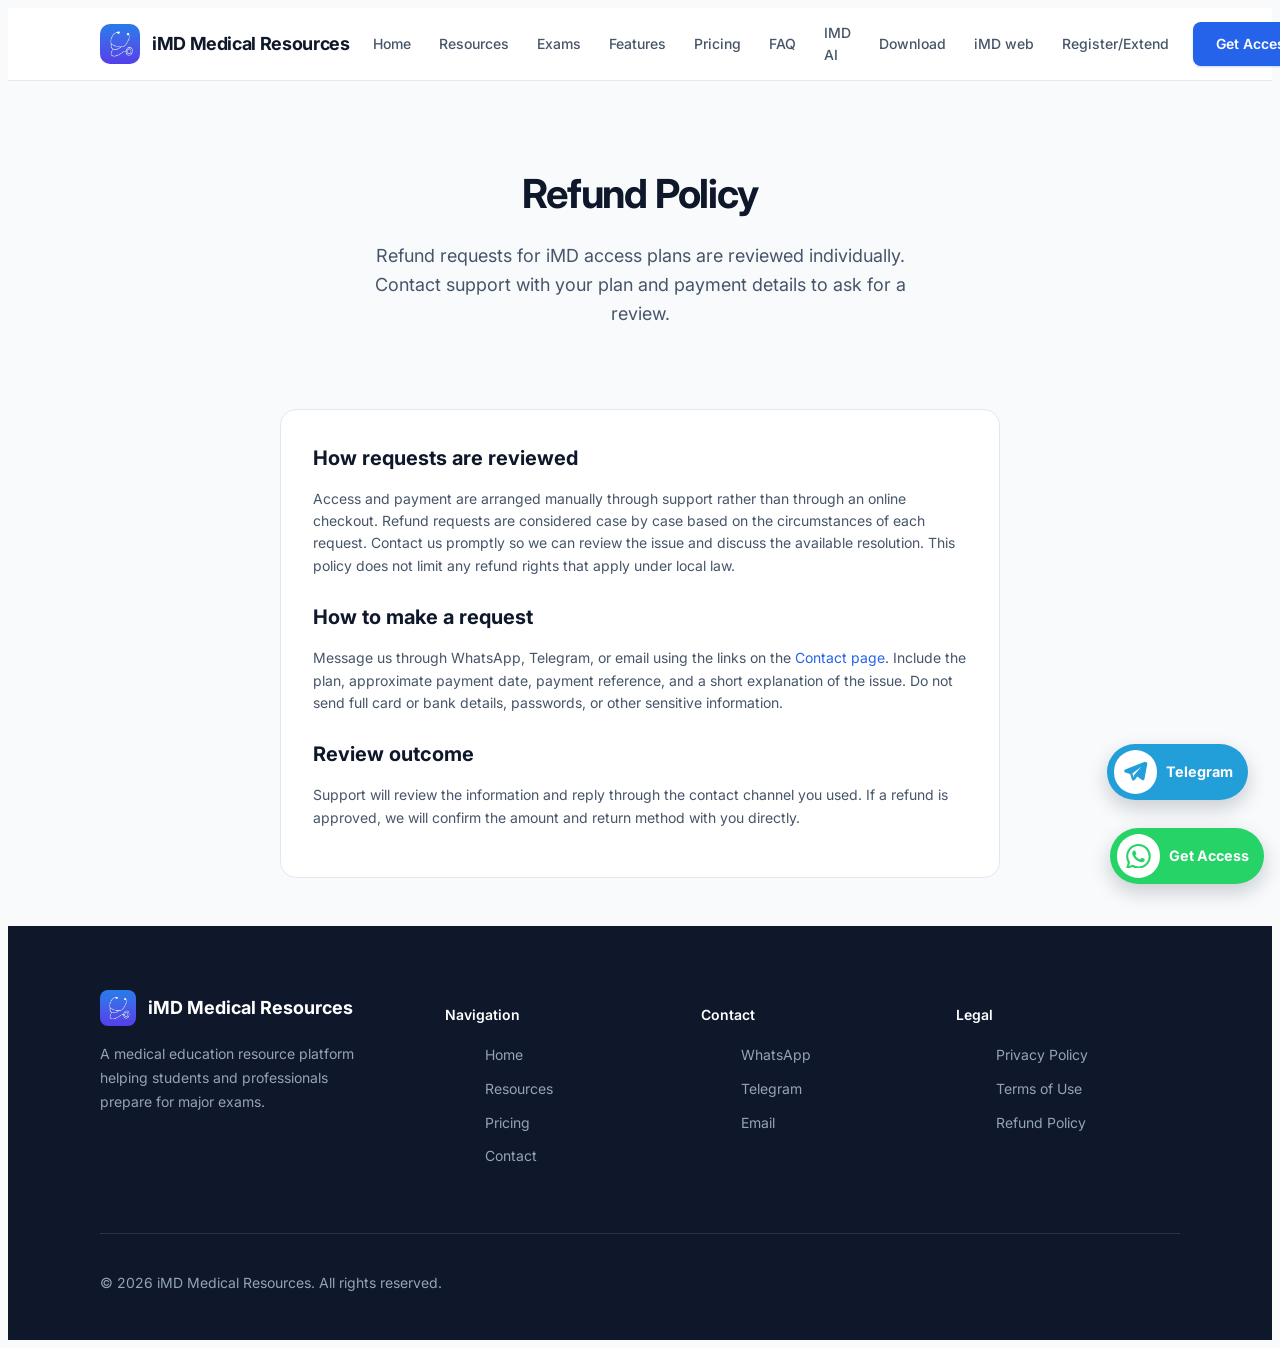
<file: refund.html>
<!DOCTYPE html>
<html lang="en">
<head>
  <meta charset="UTF-8">
  <meta name="viewport" content="width=device-width, initial-scale=1.0">
  <title>Refund Policy | iMD Medical Resources</title>
  <meta name="description" content="Read the refund policy for iMD access plans and how to contact support with a request.">
  <meta name="robots" content="noindex, follow">
  <meta property="og:title" content="Refund Policy | iMD Medical Resources">
  <link rel="icon" href="images/favicon.png" type="image/png" sizes="512x512">
  <link rel="preconnect" href="https://fonts.googleapis.com">
  <link rel="preconnect" href="https://fonts.gstatic.com" crossorigin>
  <link href="https://fonts.googleapis.com/css2?family=Inter:wght@400;500;600;700&display=swap" rel="stylesheet">
  <link rel="stylesheet" href="css/style.css?v=20261013b">
  <script>
    (function () {
      try {
        var saved = localStorage.getItem("medaccess-theme");
        var theme = saved || (window.matchMedia("(prefers-color-scheme: dark)").matches ? "dark" : "light");
        if (theme === "dark") document.documentElement.setAttribute("data-theme", "dark");
      } catch (e) {}
    })();
  </script>
  <link rel="canonical" href="https://www.imdapp.org/refund.html">
  <meta property="og:description" content="Read the refund policy for iMD access plans and how to contact support with a request.">
  <meta property="og:type" content="website">
  <meta property="og:url" content="https://www.imdapp.org/refund.html">
  <meta property="og:image" content="https://www.imdapp.org/images/logo.png">
  <meta name="twitter:card" content="summary">
  <meta name="twitter:title" content="Refund Policy | iMD Medical Resources">
  <meta name="twitter:description" content="Read the refund policy for iMD access plans and how to contact support with a request.">
  <meta name="twitter:image" content="https://www.imdapp.org/images/logo.png">
</head>
<body>
  <a class="skip-link" href="#main">Skip to content</a>
  <header class="site-header">
    <div class="container nav">
      <a class="nav__brand" href="/">
        <img class="nav__logo" src="images/logo.png" width="40" height="40" alt="iMD Medical Resources logo">
        <span data-brand>iMD Medical Resources</span>
      </a>
      <div class="nav__backdrop"></div>
      <nav id="primary-menu" class="nav__menu" aria-label="Primary">
        <a class="nav__link" href="/">Home</a>
        <a class="nav__link" href="resources.html">Resources</a>
        <a class="nav__link" href="exams.html">Exams</a>
        <a class="nav__link" href="features.html">Features</a>
        <a class="nav__link" href="pricing.html">Pricing</a>
        <a class="nav__link" href="faq.html">FAQ</a>
        <a class="nav__link" href="https://imdai.imedicaldoctor.net/" target="_blank" rel="noopener noreferrer">IMD AI</a>
        <a class="nav__cta btn btn--primary" href="#" data-open-access>Get Access</a>
      </nav>
      <div class="nav__actions">
        <button type="button" class="theme-toggle" data-theme-toggle aria-label="Switch to night view" title="Night view">
          <svg class="icon-moon" viewBox="0 0 24 24" fill="none" stroke="currentColor" stroke-width="2" aria-hidden="true"><path d="M21 12.79A9 9 0 1111.21 3 7 7 0 0021 12.79z"/></svg>
          <svg class="icon-sun" viewBox="0 0 24 24" fill="none" stroke="currentColor" stroke-width="2" aria-hidden="true"><circle cx="12" cy="12" r="4"/><path d="M12 2v2M12 20v2M4.93 4.93l1.41 1.41M17.66 17.66l1.41 1.41M2 12h2M20 12h2M4.93 19.07l1.41-1.41M17.66 6.34l1.41-1.41"/></svg>
        </button>
        <button class="nav__toggle" type="button" aria-label="Open menu" aria-expanded="false" aria-controls="primary-menu">
          <span class="nav__toggle-icon" aria-hidden="true"><span></span><span></span><span></span></span>
        </button>
      </div>
    </div>
  </header>

  <main id="main">
    <section class="page-hero">
      <div class="container">
        <h1 class="page-hero__title">Refund Policy</h1>
        <p class="page-hero__text">Refund requests for iMD access plans are reviewed individually. Contact support with your plan and payment details to ask for a review.</p>
      </div>
    </section>
    <section class="section section--tight">
      <div class="container">
        <div class="legal-content">
          <h2>How requests are reviewed</h2>
          <p>Access and payment are arranged manually through support rather than through an online checkout. Refund requests are considered case by case based on the circumstances of each request. Contact us promptly so we can review the issue and discuss the available resolution. This policy does not limit any refund rights that apply under local law.</p>
          <h2>How to make a request</h2>
          <p>Message us through WhatsApp, Telegram, or email using the links on the <a href="contact.html">Contact page</a>. Include the plan, approximate payment date, payment reference, and a short explanation of the issue. Do not send full card or bank details, passwords, or other sensitive information.</p>
          <h2>Review outcome</h2>
          <p>Support will review the information and reply through the contact channel you used. If a refund is approved, we will confirm the amount and return method with you directly.</p>
        </div>
      </div>
    </section>
  </main>

  <footer class="site-footer">
    <div class="container">
      <div class="footer__grid">
        <div>
          <a class="footer__brand" href="/">
            <img class="footer__logo" src="images/logo.png" width="36" height="36" loading="lazy" decoding="async" alt="">
            <span data-brand>iMD Medical Resources</span>
          </a>
          <p class="footer__desc">A medical education resource platform helping students and professionals prepare for major exams.</p>
        </div>
        <div>
          <h3 class="footer__heading">Navigation</h3>
          <ul class="footer__links">
            <li><a href="/">Home</a></li>
            <li><a href="resources.html">Resources</a></li>
            <li><a href="pricing.html">Pricing</a></li>
            <li><a href="contact.html">Contact</a></li>
          </ul>
        </div>
        <div>
          <h3 class="footer__heading">Contact</h3>
          <ul class="footer__links">
            <li><a href="#" data-contact="whatsapp" target="_blank" rel="noopener noreferrer">WhatsApp</a></li>
            <li><a href="#" data-contact="telegram" target="_blank" rel="noopener noreferrer">Telegram</a></li>
            <li><a href="#" data-contact="email">Email</a></li>
          </ul>
        </div>
        <div>
          <h3 class="footer__heading">Legal</h3>
          <ul class="footer__links">
            <li><a href="privacy.html">Privacy Policy</a></li>
            <li><a href="terms.html">Terms of Use</a></li>
            <li><a href="refund.html">Refund Policy</a></li>
          </ul>
        </div>
      </div>
      <div class="footer__bottom">
        <p>&copy; 2026 <span data-brand>iMD Medical Resources</span>. All rights reserved.</p>
      </div>
    </div>
  </footer>

  <div id="access-modal" class="modal" role="dialog" aria-modal="true" aria-labelledby="modal-title" aria-hidden="true">
    <div class="modal__backdrop" data-close-modal></div>
    <div class="modal__dialog">
      <button type="button" class="modal__close" data-close-modal aria-label="Close dialog">
        <svg width="20" height="20" viewBox="0 0 24 24" fill="none" stroke="currentColor" stroke-width="2" aria-hidden="true"><path d="M6 6l12 12M18 6L6 18"/></svg>
      </button>
      <h2 id="modal-title" class="modal__title">Ready to Get Access?</h2>
      <p class="modal__text">Choose your preferred way to contact us.</p>
      <p id="modal-plan-label" class="modal__plan"></p>
      <div class="modal__options">
        <a id="modal-whatsapp" class="modal__option" href="#" target="_blank" rel="noopener noreferrer"><span class="modal__option-icon modal__option-icon--whatsapp"><svg viewBox="0 0 24 24" fill="currentColor" aria-hidden="true"><path d="M17.472 14.382c-.297-.149-1.758-.867-2.03-.967-.273-.099-.471-.148-.67.15-.197.297-.767.966-.94 1.164-.173.199-.347.223-.644.075-.297-.15-1.255-.463-2.39-1.475-.883-.788-1.48-1.761-1.653-2.059-.173-.297-.018-.458.13-.606.134-.133.298-.347.446-.52.149-.174.198-.298.298-.497.099-.198.05-.371-.025-.52-.075-.149-.669-1.612-.916-2.207-.242-.579-.487-.5-.669-.51-.173-.008-.371-.01-.57-.01-.198 0-.52.074-.792.372-.272.297-1.04 1.016-1.04 2.479 0 1.462 1.065 2.875 1.213 3.074.149.198 2.096 3.2 5.077 4.487.709.306 1.262.489 1.694.625.712.227 1.36.195 1.871.118.571-.085 1.758-.719 2.006-1.413.248-.694.248-1.289.173-1.413-.074-.124-.272-.198-.57-.347m-5.421 7.403h-.004a9.87 9.87 0 01-5.031-1.378l-.361-.214-3.741.982.998-3.648-.235-.374a9.86 9.86 0 01-1.51-5.26c.001-5.45 4.436-9.884 9.888-9.884 2.64 0 5.122 1.03 6.988 2.898a9.825 9.825 0 012.893 6.994c-.003 5.45-4.435 9.884-9.885 9.884m8.413-18.297A11.815 11.815 0 0012.05 0C5.495 0 .16 5.335.157 11.892c0 2.096.547 4.142 1.588 5.945L.057 24l6.305-1.654a11.882 11.882 0 005.683 1.448h.005c6.554 0 11.89-5.335 11.893-11.893a11.821 11.821 0 00-3.48-8.413z"/></svg></span><span><strong>WhatsApp</strong><span>Message us</span></span></a>
        <a id="modal-telegram" class="modal__option" href="#" target="_blank" rel="noopener noreferrer"><span class="modal__option-icon modal__option-icon--telegram"><svg viewBox="0 0 24 24" fill="currentColor" aria-hidden="true"><path d="M11.944 0A12 12 0 000 12a12 12 0 0012 12 12 12 0 0012-12A12 12 0 0012 0a12 12 0 00-.056 0zm4.962 7.224c.1-.002.321.023.465.14a.506.506 0 01.171.325c.016.093.036.306.02.472-.18 1.898-.962 6.502-1.36 8.627-.168.9-.499 1.201-.82 1.23-.696.065-1.225-.46-1.9-.902-1.056-.693-1.653-1.124-2.678-1.8-1.185-.78-.417-1.21.258-1.91.177-.184 3.247-2.977 3.307-3.23.007-.032.014-.15-.056-.212s-.174-.041-.249-.024c-.106.024-1.793 1.14-5.061 3.345-.48.33-.913.49-1.302.48-.428-.008-1.252-.241-1.865-.44-.752-.245-1.349-.374-1.297-.789.027-.216.325-.437.893-.663 3.498-1.524 5.83-2.529 6.998-3.014 3.332-1.386 4.025-1.627 4.476-1.635z"/></svg></span><span><strong>Telegram</strong><span>Chat with us</span></span></a>
        <a id="modal-email" class="modal__option" href="#"><span class="modal__option-icon modal__option-icon--email"><svg viewBox="0 0 24 24" fill="none" stroke="currentColor" stroke-width="2" aria-hidden="true"><path d="M3 8l7.89 5.26a2 2 0 002.22 0L21 8M5 19h14a2 2 0 002-2V7a2 2 0 00-2-2H5a2 2 0 00-2 2v10a2 2 0 002 2z"/></svg></span><span><strong>Email</strong><span>Send an email</span></span></a>
      </div>
    </div>
  </div>
  <script src="js/main.js?v=20261013b"></script>
</body>
</html>
</file>
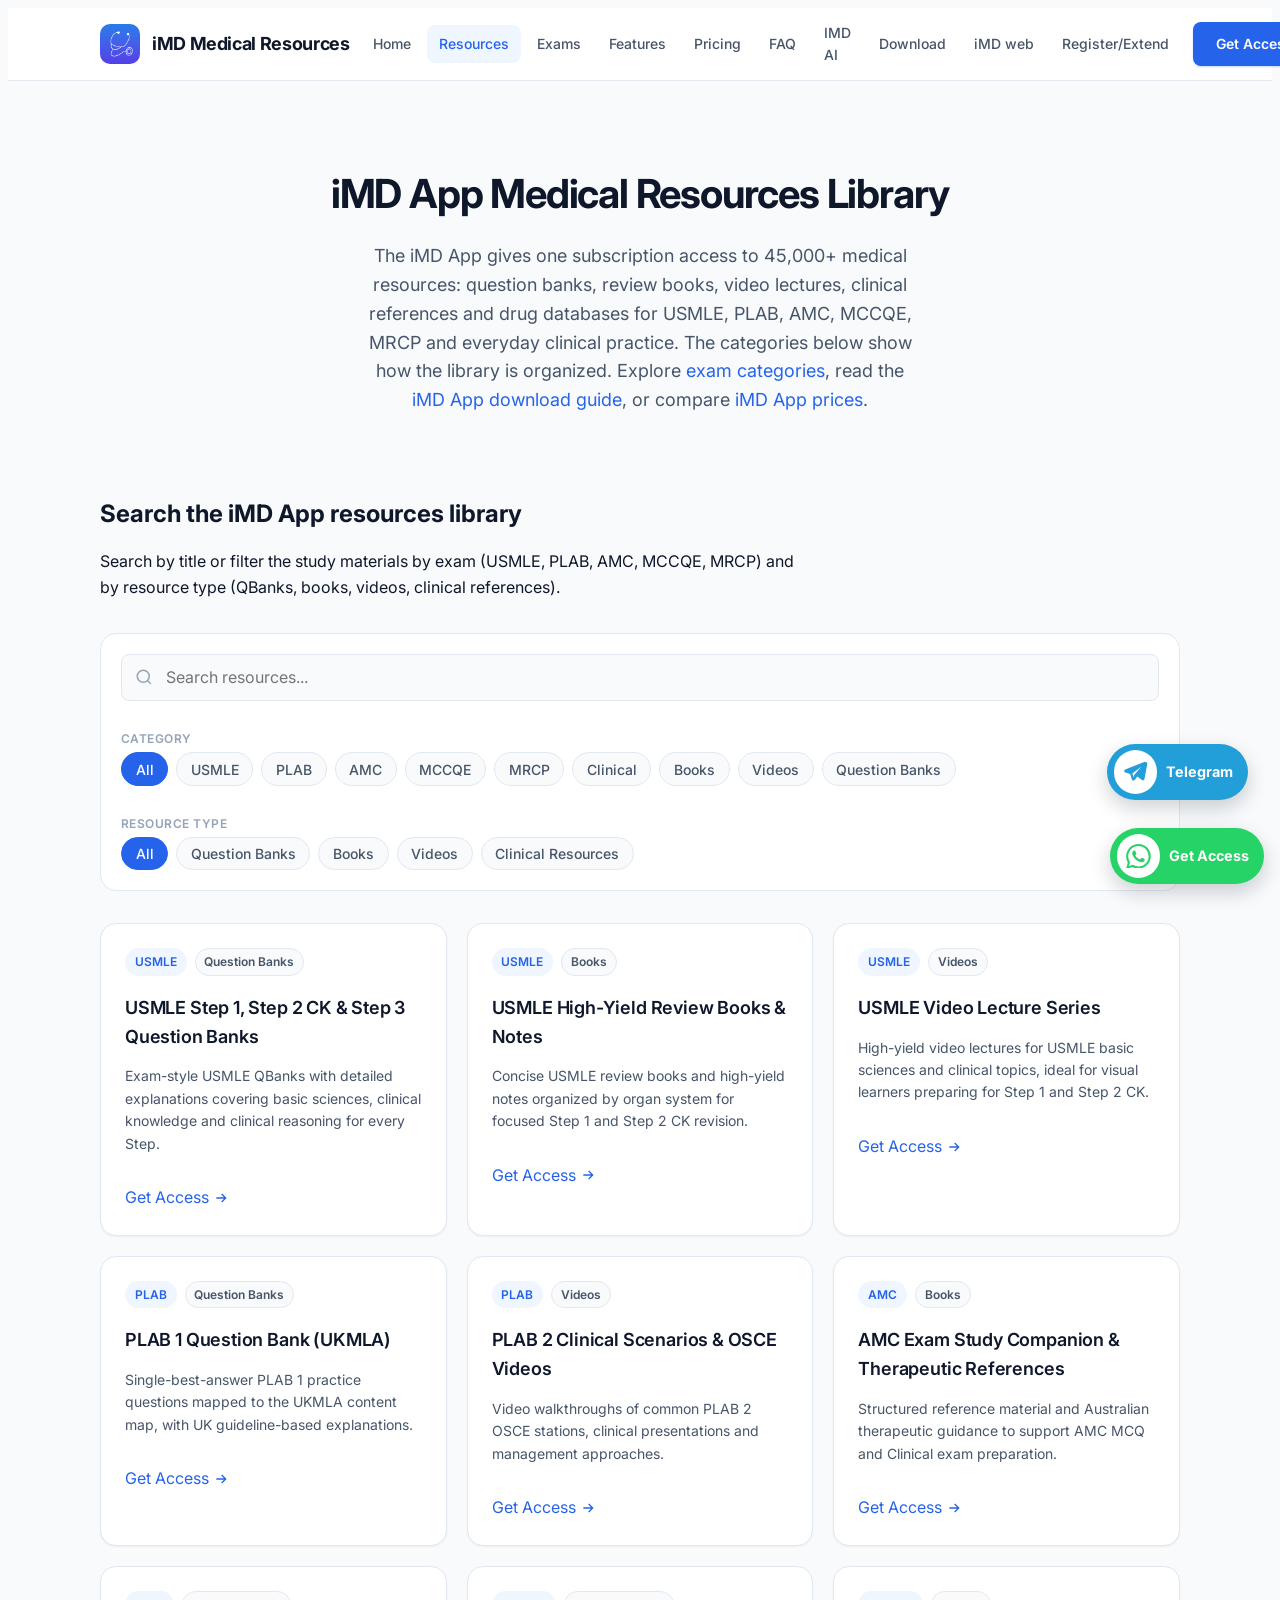
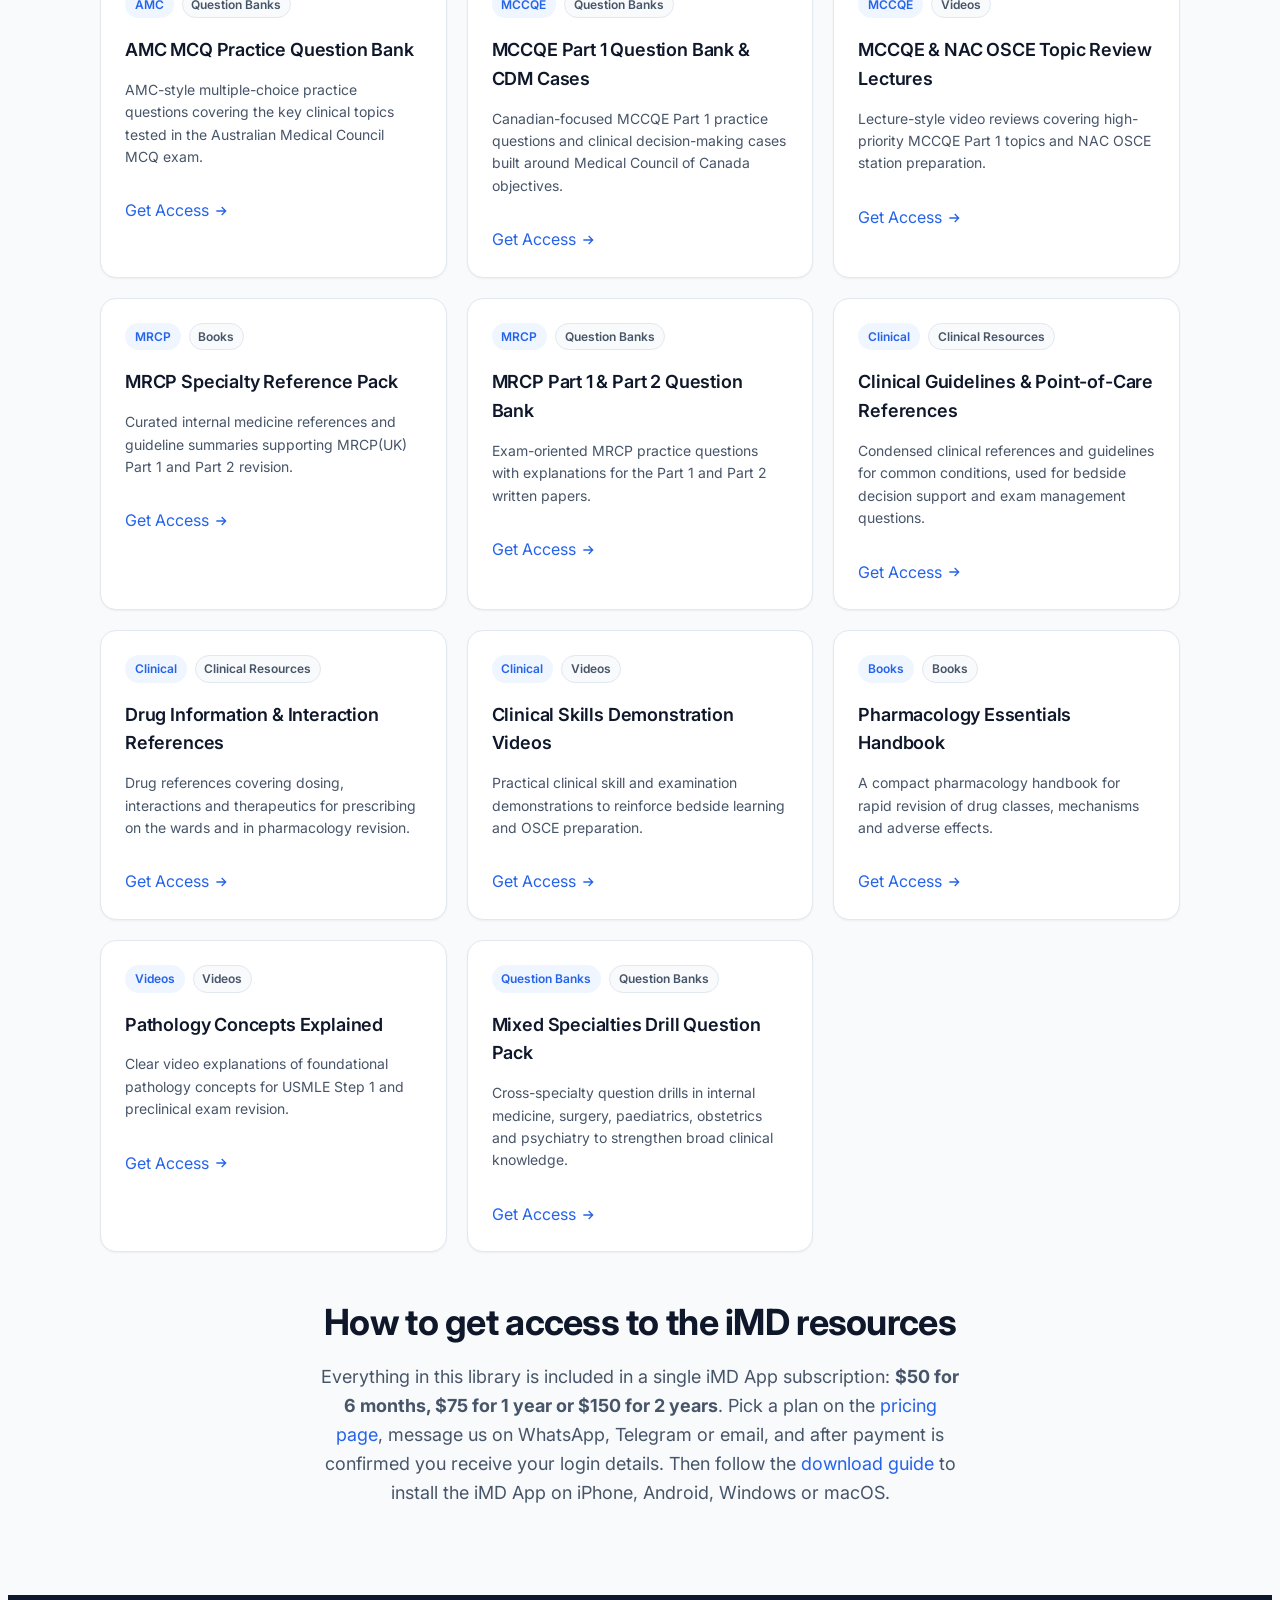
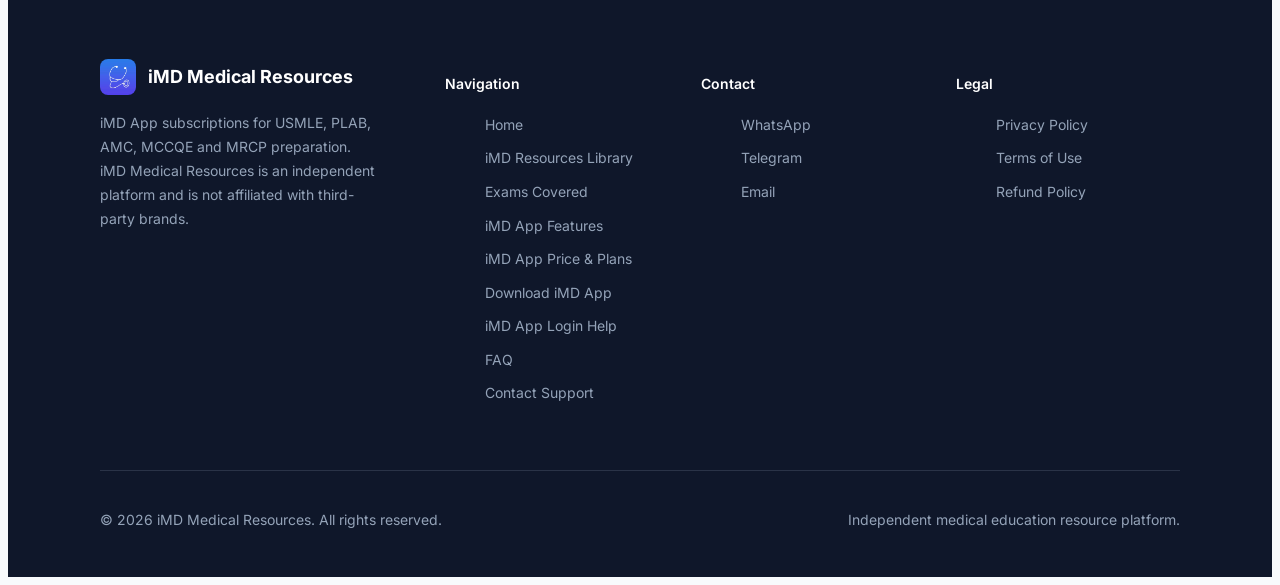
<file: resources.html>
<!DOCTYPE html>
<html lang="en">
<head>
  <meta charset="UTF-8">
  <meta name="viewport" content="width=device-width, initial-scale=1.0">
  <title>iMD App Resources Library | QBanks, Books &amp; Video Lectures</title>
  <meta name="description" content="Browse the iMD App medical resources library: question banks, review books, video lectures, clinical and drug references for USMLE, PLAB, AMC, MCCQE and MRCP, all in one iMD subscription.">
  <meta name="robots" content="index, follow, max-image-preview:large">
  <meta property="og:site_name" content="iMD App">
  <meta property="og:title" content="iMD App Resources Library | QBanks, Books &amp; Video Lectures">
  <meta property="og:description" content="Question banks, review books, video lectures, clinical and drug references for USMLE, PLAB, AMC, MCCQE and MRCP, all in one iMD subscription.">
  <meta property="og:type" content="website">
  <meta property="og:image" content="https://www.imdapp.org/images/logo.png">
  <meta property="og:image:width" content="1024">
  <meta property="og:image:height" content="1012">
  <meta property="og:image:alt" content="iMD App logo">
  <script type="application/ld+json">
  {
    "@context": "https://schema.org",
    "@type": "BreadcrumbList",
    "itemListElement": [
      { "@type": "ListItem", "position": 1, "name": "Home", "item": "https://www.imdapp.org/" },
      { "@type": "ListItem", "position": 2, "name": "Resources", "item": "https://www.imdapp.org/resources.html" }
    ]
  }
  </script>
  <link rel="icon" href="images/favicon.png" type="image/png" sizes="512x512">
  <link rel="preconnect" href="https://fonts.googleapis.com">
  <link rel="preconnect" href="https://fonts.gstatic.com" crossorigin>
  <link href="https://fonts.googleapis.com/css2?family=Inter:wght@400;500;600;700&display=swap" rel="stylesheet">
  <link rel="stylesheet" href="css/style.css?v=20261013b">
  <script>
    (function () {
      try {
        var saved = localStorage.getItem("medaccess-theme");
        var theme = saved || (window.matchMedia("(prefers-color-scheme: dark)").matches ? "dark" : "light");
        if (theme === "dark") document.documentElement.setAttribute("data-theme", "dark");
      } catch (e) {}
    })();
  </script>
  <link rel="canonical" href="https://www.imdapp.org/resources.html">
  <meta property="og:url" content="https://www.imdapp.org/resources.html">
  <meta name="twitter:card" content="summary">
  <meta name="twitter:title" content="iMD App Resources Library | QBanks, Books &amp; Video Lectures">
  <meta name="twitter:description" content="Question banks, review books, video lectures, clinical and drug references for USMLE, PLAB, AMC, MCCQE and MRCP, all in one iMD subscription.">
  <meta name="twitter:image" content="https://www.imdapp.org/images/logo.png">
</head>
<body>
  <a class="skip-link" href="#main">Skip to content</a>

  <header class="site-header">
    <div class="container nav">
      <a class="nav__brand" href="/">
        <img class="nav__logo" src="images/logo.png" width="40" height="40" alt="iMD Medical Resources logo">
        <span data-brand>iMD Medical Resources</span>
      </a>
      <div class="nav__backdrop"></div>
      <nav id="primary-menu" class="nav__menu" aria-label="Primary">
        <a class="nav__link" href="/">Home</a>
        <a class="nav__link is-active" href="resources.html">Resources</a>
        <a class="nav__link" href="exams.html">Exams</a>
        <a class="nav__link" href="features.html">Features</a>
        <a class="nav__link" href="pricing.html">Pricing</a>
        <a class="nav__link" href="faq.html">FAQ</a>
        <a class="nav__link" href="https://imdai.imedicaldoctor.net/" target="_blank" rel="noopener noreferrer">IMD AI</a>
        <a class="nav__cta btn btn--primary" href="#" data-open-access>Get Access</a>
      </nav>
      <div class="nav__actions">
        <button type="button" class="theme-toggle" data-theme-toggle aria-label="Switch to night view" title="Night view">
          <svg class="icon-moon" viewBox="0 0 24 24" fill="none" stroke="currentColor" stroke-width="2" aria-hidden="true"><path d="M21 12.79A9 9 0 1111.21 3 7 7 0 0021 12.79z"/></svg>
          <svg class="icon-sun" viewBox="0 0 24 24" fill="none" stroke="currentColor" stroke-width="2" aria-hidden="true"><circle cx="12" cy="12" r="4"/><path d="M12 2v2M12 20v2M4.93 4.93l1.41 1.41M17.66 17.66l1.41 1.41M2 12h2M20 12h2M4.93 19.07l1.41-1.41M17.66 6.34l1.41-1.41"/></svg>
        </button>
        <button class="nav__toggle" type="button" aria-label="Open menu" aria-expanded="false" aria-controls="primary-menu">
          <span class="nav__toggle-icon" aria-hidden="true"><span></span><span></span><span></span></span>
        </button>
      </div>
    </div>
  </header>

  <main id="main">
    <section class="page-hero">
      <div class="container">
        <h1 class="page-hero__title">iMD App Medical Resources Library</h1>
        <p class="page-hero__text">The iMD App gives one subscription access to 45,000+ medical resources: question banks, review books, video lectures, clinical references and drug databases for USMLE, PLAB, AMC, MCCQE, MRCP and everyday clinical practice. The categories below show how the library is organized. Explore <a href="exams.html">exam categories</a>, read the <a href="download.html">iMD App download guide</a>, or compare <a href="pricing.html">iMD App prices</a>.</p>
      </div>
    </section>

    <section class="section section--tight">
      <div class="container">
        <div class="section-heading">
          <h2>Search the iMD App resources library</h2>
          <p>Search by title or filter the study materials by exam (USMLE, PLAB, AMC, MCCQE, MRCP) and by resource type (QBanks, books, videos, clinical references).</p>
        </div>
        <div class="filters" role="search" aria-label="Filter resources">
          <div class="filters__search">
            <svg viewBox="0 0 24 24" fill="none" stroke="currentColor" stroke-width="2" aria-hidden="true"><circle cx="11" cy="11" r="8"/><path d="M21 21l-4.35-4.35"/></svg>
            <label class="visually-hidden" for="resource-search" style="position:absolute;width:1px;height:1px;overflow:hidden;clip:rect(0,0,0,0);">Search resources</label>
            <input class="filters__input" id="resource-search" type="search" placeholder="Search resources..." autocomplete="off">
          </div>

          <div>
            <p class="filters__label">Category</p>
            <div class="filters__row" role="group" aria-label="Category filters">
              <button type="button" class="filter-chip is-active" data-filter-category="All">All</button>
              <button type="button" class="filter-chip" data-filter-category="USMLE">USMLE</button>
              <button type="button" class="filter-chip" data-filter-category="PLAB">PLAB</button>
              <button type="button" class="filter-chip" data-filter-category="AMC">AMC</button>
              <button type="button" class="filter-chip" data-filter-category="MCCQE">MCCQE</button>
              <button type="button" class="filter-chip" data-filter-category="MRCP">MRCP</button>
              <button type="button" class="filter-chip" data-filter-category="Clinical">Clinical</button>
              <button type="button" class="filter-chip" data-filter-category="Books">Books</button>
              <button type="button" class="filter-chip" data-filter-category="Videos">Videos</button>
              <button type="button" class="filter-chip" data-filter-category="Question Banks">Question Banks</button>
            </div>
          </div>

          <div>
            <p class="filters__label">Resource type</p>
            <div class="filters__row" role="group" aria-label="Type filters">
              <button type="button" class="filter-chip is-active" data-filter-type="All">All</button>
              <button type="button" class="filter-chip" data-filter-type="Question Banks">Question Banks</button>
              <button type="button" class="filter-chip" data-filter-type="Books">Books</button>
              <button type="button" class="filter-chip" data-filter-type="Videos">Videos</button>
              <button type="button" class="filter-chip" data-filter-type="Clinical Resources">Clinical Resources</button>
            </div>
          </div>
        </div>

        <div id="resource-grid" class="resource-grid" aria-live="polite">
          <article class="card resource-card">
            <div class="resource-card__meta"><span class="tag tag--category">USMLE</span><span class="tag">Question Banks</span></div>
            <h3 class="card__title">USMLE Step 1, Step 2 CK &amp; Step 3 Question Banks</h3>
            <p class="card__text">Exam-style USMLE QBanks with detailed explanations covering basic sciences, clinical knowledge and clinical reasoning for every Step.</p>
            <a class="card__link" href="pricing.html">Get Access</a>
          </article>
          <article class="card resource-card">
            <div class="resource-card__meta"><span class="tag tag--category">USMLE</span><span class="tag">Books</span></div>
            <h3 class="card__title">USMLE High-Yield Review Books &amp; Notes</h3>
            <p class="card__text">Concise USMLE review books and high-yield notes organized by organ system for focused Step 1 and Step 2 CK revision.</p>
            <a class="card__link" href="pricing.html">Get Access</a>
          </article>
          <article class="card resource-card">
            <div class="resource-card__meta"><span class="tag tag--category">USMLE</span><span class="tag">Videos</span></div>
            <h3 class="card__title">USMLE Video Lecture Series</h3>
            <p class="card__text">High-yield video lectures for USMLE basic sciences and clinical topics, ideal for visual learners preparing for Step 1 and Step 2 CK.</p>
            <a class="card__link" href="pricing.html">Get Access</a>
          </article>
          <article class="card resource-card">
            <div class="resource-card__meta"><span class="tag tag--category">PLAB</span><span class="tag">Question Banks</span></div>
            <h3 class="card__title">PLAB 1 Question Bank (UKMLA)</h3>
            <p class="card__text">Single-best-answer PLAB 1 practice questions mapped to the UKMLA content map, with UK guideline-based explanations.</p>
            <a class="card__link" href="pricing.html">Get Access</a>
          </article>
          <article class="card resource-card">
            <div class="resource-card__meta"><span class="tag tag--category">PLAB</span><span class="tag">Videos</span></div>
            <h3 class="card__title">PLAB 2 Clinical Scenarios &amp; OSCE Videos</h3>
            <p class="card__text">Video walkthroughs of common PLAB 2 OSCE stations, clinical presentations and management approaches.</p>
            <a class="card__link" href="pricing.html">Get Access</a>
          </article>
          <article class="card resource-card">
            <div class="resource-card__meta"><span class="tag tag--category">AMC</span><span class="tag">Books</span></div>
            <h3 class="card__title">AMC Exam Study Companion &amp; Therapeutic References</h3>
            <p class="card__text">Structured reference material and Australian therapeutic guidance to support AMC MCQ and Clinical exam preparation.</p>
            <a class="card__link" href="pricing.html">Get Access</a>
          </article>
          <article class="card resource-card">
            <div class="resource-card__meta"><span class="tag tag--category">AMC</span><span class="tag">Question Banks</span></div>
            <h3 class="card__title">AMC MCQ Practice Question Bank</h3>
            <p class="card__text">AMC-style multiple-choice practice questions covering the key clinical topics tested in the Australian Medical Council MCQ exam.</p>
            <a class="card__link" href="pricing.html">Get Access</a>
          </article>
          <article class="card resource-card">
            <div class="resource-card__meta"><span class="tag tag--category">MCCQE</span><span class="tag">Question Banks</span></div>
            <h3 class="card__title">MCCQE Part 1 Question Bank &amp; CDM Cases</h3>
            <p class="card__text">Canadian-focused MCCQE Part 1 practice questions and clinical decision-making cases built around Medical Council of Canada objectives.</p>
            <a class="card__link" href="pricing.html">Get Access</a>
          </article>
          <article class="card resource-card">
            <div class="resource-card__meta"><span class="tag tag--category">MCCQE</span><span class="tag">Videos</span></div>
            <h3 class="card__title">MCCQE &amp; NAC OSCE Topic Review Lectures</h3>
            <p class="card__text">Lecture-style video reviews covering high-priority MCCQE Part 1 topics and NAC OSCE station preparation.</p>
            <a class="card__link" href="pricing.html">Get Access</a>
          </article>
          <article class="card resource-card">
            <div class="resource-card__meta"><span class="tag tag--category">MRCP</span><span class="tag">Books</span></div>
            <h3 class="card__title">MRCP Specialty Reference Pack</h3>
            <p class="card__text">Curated internal medicine references and guideline summaries supporting MRCP(UK) Part 1 and Part 2 revision.</p>
            <a class="card__link" href="pricing.html">Get Access</a>
          </article>
          <article class="card resource-card">
            <div class="resource-card__meta"><span class="tag tag--category">MRCP</span><span class="tag">Question Banks</span></div>
            <h3 class="card__title">MRCP Part 1 &amp; Part 2 Question Bank</h3>
            <p class="card__text">Exam-oriented MRCP practice questions with explanations for the Part 1 and Part 2 written papers.</p>
            <a class="card__link" href="pricing.html">Get Access</a>
          </article>
          <article class="card resource-card">
            <div class="resource-card__meta"><span class="tag tag--category">Clinical</span><span class="tag">Clinical Resources</span></div>
            <h3 class="card__title">Clinical Guidelines &amp; Point-of-Care References</h3>
            <p class="card__text">Condensed clinical references and guidelines for common conditions, used for bedside decision support and exam management questions.</p>
            <a class="card__link" href="pricing.html">Get Access</a>
          </article>
          <article class="card resource-card">
            <div class="resource-card__meta"><span class="tag tag--category">Clinical</span><span class="tag">Clinical Resources</span></div>
            <h3 class="card__title">Drug Information &amp; Interaction References</h3>
            <p class="card__text">Drug references covering dosing, interactions and therapeutics for prescribing on the wards and in pharmacology revision.</p>
            <a class="card__link" href="pricing.html">Get Access</a>
          </article>
          <article class="card resource-card">
            <div class="resource-card__meta"><span class="tag tag--category">Clinical</span><span class="tag">Videos</span></div>
            <h3 class="card__title">Clinical Skills Demonstration Videos</h3>
            <p class="card__text">Practical clinical skill and examination demonstrations to reinforce bedside learning and OSCE preparation.</p>
            <a class="card__link" href="pricing.html">Get Access</a>
          </article>
          <article class="card resource-card">
            <div class="resource-card__meta"><span class="tag tag--category">Books</span><span class="tag">Books</span></div>
            <h3 class="card__title">Pharmacology Essentials Handbook</h3>
            <p class="card__text">A compact pharmacology handbook for rapid revision of drug classes, mechanisms and adverse effects.</p>
            <a class="card__link" href="pricing.html">Get Access</a>
          </article>
          <article class="card resource-card">
            <div class="resource-card__meta"><span class="tag tag--category">Videos</span><span class="tag">Videos</span></div>
            <h3 class="card__title">Pathology Concepts Explained</h3>
            <p class="card__text">Clear video explanations of foundational pathology concepts for USMLE Step 1 and preclinical exam revision.</p>
            <a class="card__link" href="pricing.html">Get Access</a>
          </article>
          <article class="card resource-card">
            <div class="resource-card__meta"><span class="tag tag--category">Question Banks</span><span class="tag">Question Banks</span></div>
            <h3 class="card__title">Mixed Specialties Drill Question Pack</h3>
            <p class="card__text">Cross-specialty question drills in internal medicine, surgery, paediatrics, obstetrics and psychiatry to strengthen broad clinical knowledge.</p>
            <a class="card__link" href="pricing.html">Get Access</a>
          </article>
        </div>

        <div class="section__header" style="margin-top:3rem;">
          <h2 class="section__title">How to get access to the iMD resources</h2>
          <p class="section__desc">Everything in this library is included in a single iMD App subscription: <strong>$50 for 6 months, $75 for 1 year or $150 for 2 years</strong>. Pick a plan on the <a href="pricing.html">pricing page</a>, message us on WhatsApp, Telegram or email, and after payment is confirmed you receive your login details. Then follow the <a href="download.html">download guide</a> to install the iMD App on iPhone, Android, Windows or macOS.</p>
        </div>
      </div>
    </section>
  </main>

  <footer class="site-footer">
    <div class="container">
      <div class="footer__grid">
        <div>
          <a class="footer__brand" href="/">
            <img class="footer__logo" src="images/logo.png" width="36" height="36" loading="lazy" decoding="async" alt="">
            <span data-brand>iMD Medical Resources</span>
          </a>
          <p class="footer__desc">iMD App subscriptions for USMLE, PLAB, AMC, MCCQE and MRCP preparation. iMD Medical Resources is an independent platform and is not affiliated with third-party brands.</p>
        </div>
        <div>
          <h3 class="footer__heading">Navigation</h3>
          <ul class="footer__links">
            <li><a href="/">Home</a></li>
            <li><a href="resources.html">iMD Resources Library</a></li>
            <li><a href="exams.html">Exams Covered</a></li>
            <li><a href="features.html">iMD App Features</a></li>
            <li><a href="pricing.html">iMD App Price &amp; Plans</a></li>
            <li><a href="download.html">Download iMD App</a></li>
            <li><a href="login.html">iMD App Login Help</a></li>
            <li><a href="faq.html">FAQ</a></li>
            <li><a href="contact.html">Contact Support</a></li>
          </ul>
        </div>
        <div>
          <h3 class="footer__heading">Contact</h3>
          <ul class="footer__links">
            <li><a href="#" data-contact="whatsapp" target="_blank" rel="noopener noreferrer">WhatsApp</a></li>
            <li><a href="#" data-contact="telegram" target="_blank" rel="noopener noreferrer">Telegram</a></li>
            <li><a href="#" data-contact="email">Email</a></li>
          </ul>
        </div>
        <div>
          <h3 class="footer__heading">Legal</h3>
          <ul class="footer__links">
            <li><a href="privacy.html">Privacy Policy</a></li>
            <li><a href="terms.html">Terms of Use</a></li>
            <li><a href="refund.html">Refund Policy</a></li>
          </ul>
        </div>
      </div>
      <div class="footer__bottom">
        <p>&copy; 2026 <span data-brand>iMD Medical Resources</span>. All rights reserved.</p>
        <p>Independent medical education resource platform.</p>
      </div>
    </div>
  </footer>

  <div id="access-modal" class="modal" role="dialog" aria-modal="true" aria-labelledby="modal-title" aria-hidden="true">
    <div class="modal__backdrop" data-close-modal></div>
    <div class="modal__dialog">
      <button type="button" class="modal__close" data-close-modal aria-label="Close dialog">
        <svg width="20" height="20" viewBox="0 0 24 24" fill="none" stroke="currentColor" stroke-width="2" aria-hidden="true"><path d="M6 6l12 12M18 6L6 18"/></svg>
      </button>
      <h2 id="modal-title" class="modal__title">Ready to Get Access?</h2>
      <p class="modal__text">Choose your preferred way to contact us. Payment is arranged manually after we connect.</p>
      <p id="modal-plan-label" class="modal__plan"></p>
      <div class="modal__options">
        <a id="modal-whatsapp" class="modal__option" href="#" target="_blank" rel="noopener noreferrer">
          <span class="modal__option-icon modal__option-icon--whatsapp">
            <svg viewBox="0 0 24 24" fill="currentColor" aria-hidden="true"><path d="M17.472 14.382c-.297-.149-1.758-.867-2.03-.967-.273-.099-.471-.148-.67.15-.197.297-.767.966-.94 1.164-.173.199-.347.223-.644.075-.297-.15-1.255-.463-2.39-1.475-.883-.788-1.48-1.761-1.653-2.059-.173-.297-.018-.458.13-.606.134-.133.298-.347.446-.52.149-.174.198-.298.298-.497.099-.198.05-.371-.025-.52-.075-.149-.669-1.612-.916-2.207-.242-.579-.487-.5-.669-.51-.173-.008-.371-.01-.57-.01-.198 0-.52.074-.792.372-.272.297-1.04 1.016-1.04 2.479 0 1.462 1.065 2.875 1.213 3.074.149.198 2.096 3.2 5.077 4.487.709.306 1.262.489 1.694.625.712.227 1.36.195 1.871.118.571-.085 1.758-.719 2.006-1.413.248-.694.248-1.289.173-1.413-.074-.124-.272-.198-.57-.347m-5.421 7.403h-.004a9.87 9.87 0 01-5.031-1.378l-.361-.214-3.741.982.998-3.648-.235-.374a9.86 9.86 0 01-1.51-5.26c.001-5.45 4.436-9.884 9.888-9.884 2.64 0 5.122 1.03 6.988 2.898a9.825 9.825 0 012.893 6.994c-.003 5.45-4.435 9.884-9.885 9.884m8.413-18.297A11.815 11.815 0 0012.05 0C5.495 0 .16 5.335.157 11.892c0 2.096.547 4.142 1.588 5.945L.057 24l6.305-1.654a11.882 11.882 0 005.683 1.448h.005c6.554 0 11.89-5.335 11.893-11.893a11.821 11.821 0 00-3.48-8.413z"/></svg>
          </span>
          <span><strong>WhatsApp</strong><span>Message us to request access</span></span>
        </a>
        <a id="modal-telegram" class="modal__option" href="#" target="_blank" rel="noopener noreferrer">
          <span class="modal__option-icon modal__option-icon--telegram">
            <svg viewBox="0 0 24 24" fill="currentColor" aria-hidden="true"><path d="M11.944 0A12 12 0 000 12a12 12 0 0012 12 12 12 0 0012-12A12 12 0 0012 0a12 12 0 00-.056 0zm4.962 7.224c.1-.002.321.023.465.14a.506.506 0 01.171.325c.016.093.036.306.02.472-.18 1.898-.962 6.502-1.36 8.627-.168.9-.499 1.201-.82 1.23-.696.065-1.225-.46-1.9-.902-1.056-.693-1.653-1.124-2.678-1.8-1.185-.78-.417-1.21.258-1.91.177-.184 3.247-2.977 3.307-3.23.007-.032.014-.15-.056-.212s-.174-.041-.249-.024c-.106.024-1.793 1.14-5.061 3.345-.48.33-.913.49-1.302.48-.428-.008-1.252-.241-1.865-.44-.752-.245-1.349-.374-1.297-.789.027-.216.325-.437.893-.663 3.498-1.524 5.83-2.529 6.998-3.014 3.332-1.386 4.025-1.627 4.476-1.635z"/></svg>
          </span>
          <span><strong>Telegram</strong><span>Chat with us on Telegram</span></span>
        </a>
        <a id="modal-email" class="modal__option" href="#">
          <span class="modal__option-icon modal__option-icon--email">
            <svg viewBox="0 0 24 24" fill="none" stroke="currentColor" stroke-width="2" aria-hidden="true"><path d="M3 8l7.89 5.26a2 2 0 002.22 0L21 8M5 19h14a2 2 0 002-2V7a2 2 0 00-2-2H5a2 2 0 00-2 2v10a2 2 0 002 2z"/></svg>
          </span>
          <span><strong>Email</strong><span>Send an access request by email</span></span>
        </a>
      </div>
    </div>
  </div>

  <script src="js/main.js?v=20261013b"></script>
</body>
</html>
</file>
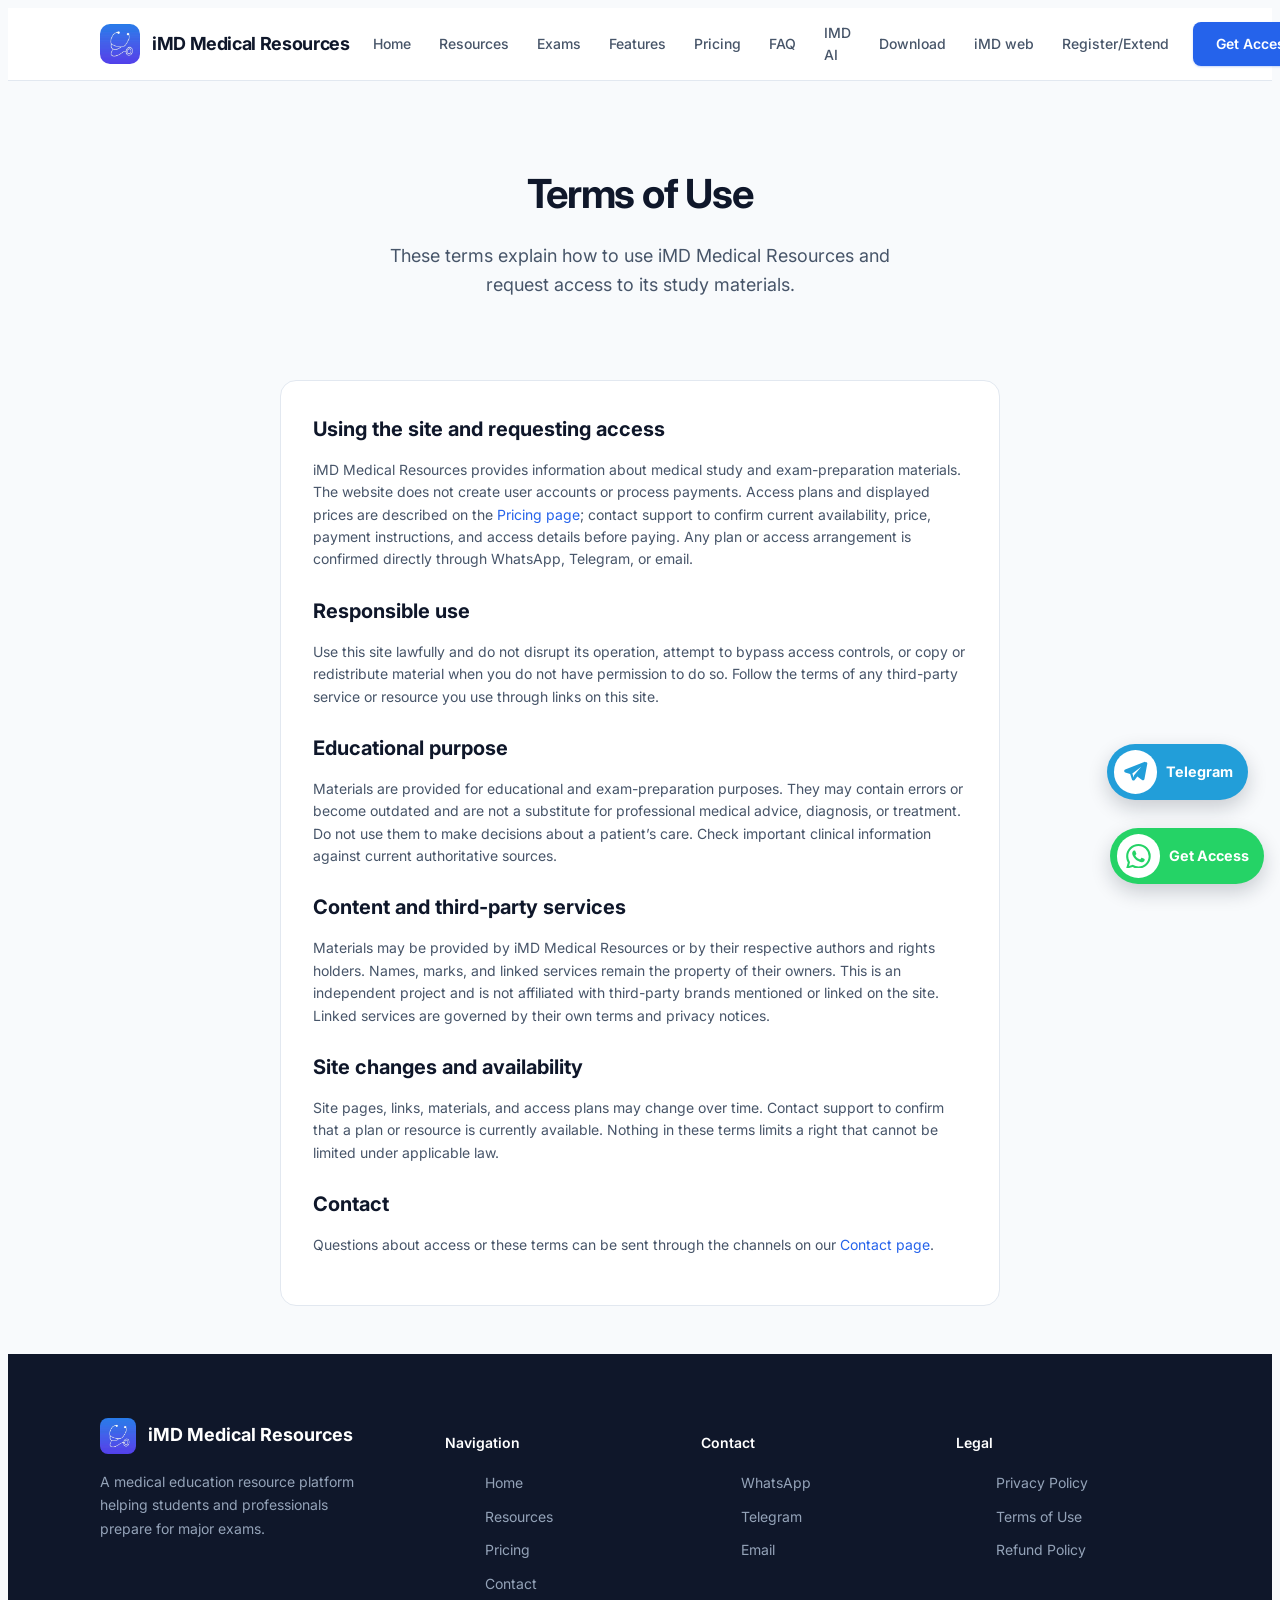
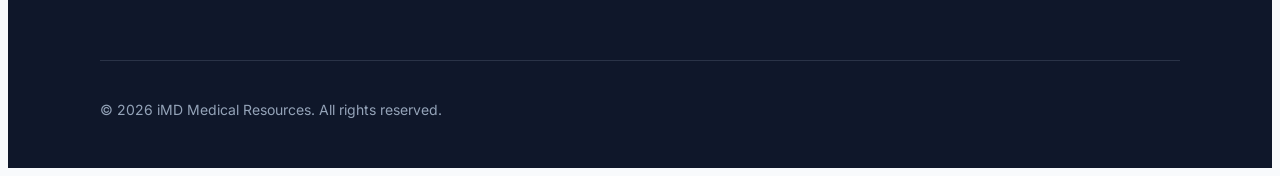
<file: terms.html>
<!DOCTYPE html>
<html lang="en">
<head>
  <meta charset="UTF-8">
  <meta name="viewport" content="width=device-width, initial-scale=1.0">
  <title>Terms of Use | iMD Medical Resources</title>
  <meta name="description" content="Review the terms for using the iMD website and arranging access to its educational resources.">
  <meta name="robots" content="noindex, follow">
  <meta property="og:title" content="Terms of Use | iMD Medical Resources">
  <link rel="icon" href="images/favicon.png" type="image/png" sizes="512x512">
  <link rel="preconnect" href="https://fonts.googleapis.com">
  <link rel="preconnect" href="https://fonts.gstatic.com" crossorigin>
  <link href="https://fonts.googleapis.com/css2?family=Inter:wght@400;500;600;700&display=swap" rel="stylesheet">
  <link rel="stylesheet" href="css/style.css?v=20261013b">
  <script>
    (function () {
      try {
        var saved = localStorage.getItem("medaccess-theme");
        var theme = saved || (window.matchMedia("(prefers-color-scheme: dark)").matches ? "dark" : "light");
        if (theme === "dark") document.documentElement.setAttribute("data-theme", "dark");
      } catch (e) {}
    })();
  </script>
  <link rel="canonical" href="https://www.imdapp.org/terms.html">
  <meta property="og:description" content="Review the terms for using the iMD website and arranging access to its educational resources.">
  <meta property="og:type" content="website">
  <meta property="og:url" content="https://www.imdapp.org/terms.html">
  <meta property="og:image" content="https://www.imdapp.org/images/logo.png">
  <meta name="twitter:card" content="summary">
  <meta name="twitter:title" content="Terms of Use | iMD Medical Resources">
  <meta name="twitter:description" content="Review the terms for using the iMD website and arranging access to its educational resources.">
  <meta name="twitter:image" content="https://www.imdapp.org/images/logo.png">
</head>
<body>
  <a class="skip-link" href="#main">Skip to content</a>
  <header class="site-header">
    <div class="container nav">
      <a class="nav__brand" href="/">
        <img class="nav__logo" src="images/logo.png" width="40" height="40" alt="iMD Medical Resources logo">
        <span data-brand>iMD Medical Resources</span>
      </a>
      <div class="nav__backdrop"></div>
      <nav id="primary-menu" class="nav__menu" aria-label="Primary">
        <a class="nav__link" href="/">Home</a>
        <a class="nav__link" href="resources.html">Resources</a>
        <a class="nav__link" href="exams.html">Exams</a>
        <a class="nav__link" href="features.html">Features</a>
        <a class="nav__link" href="pricing.html">Pricing</a>
        <a class="nav__link" href="faq.html">FAQ</a>
        <a class="nav__link" href="https://imdai.imedicaldoctor.net/" target="_blank" rel="noopener noreferrer">IMD AI</a>
        <a class="nav__cta btn btn--primary" href="#" data-open-access>Get Access</a>
      </nav>
      <div class="nav__actions">
        <button type="button" class="theme-toggle" data-theme-toggle aria-label="Switch to night view" title="Night view">
          <svg class="icon-moon" viewBox="0 0 24 24" fill="none" stroke="currentColor" stroke-width="2" aria-hidden="true"><path d="M21 12.79A9 9 0 1111.21 3 7 7 0 0021 12.79z"/></svg>
          <svg class="icon-sun" viewBox="0 0 24 24" fill="none" stroke="currentColor" stroke-width="2" aria-hidden="true"><circle cx="12" cy="12" r="4"/><path d="M12 2v2M12 20v2M4.93 4.93l1.41 1.41M17.66 17.66l1.41 1.41M2 12h2M20 12h2M4.93 19.07l1.41-1.41M17.66 6.34l1.41-1.41"/></svg>
        </button>
        <button class="nav__toggle" type="button" aria-label="Open menu" aria-expanded="false" aria-controls="primary-menu">
          <span class="nav__toggle-icon" aria-hidden="true"><span></span><span></span><span></span></span>
        </button>
      </div>
    </div>
  </header>

  <main id="main">
    <section class="page-hero">
      <div class="container">
        <h1 class="page-hero__title">Terms of Use</h1>
        <p class="page-hero__text">These terms explain how to use iMD Medical Resources and request access to its study materials.</p>
      </div>
    </section>
    <section class="section section--tight">
      <div class="container">
        <div class="legal-content">
          <h2>Using the site and requesting access</h2>
          <p>iMD Medical Resources provides information about medical study and exam-preparation materials. The website does not create user accounts or process payments. Access plans and displayed prices are described on the <a href="pricing.html">Pricing page</a>; contact support to confirm current availability, price, payment instructions, and access details before paying. Any plan or access arrangement is confirmed directly through WhatsApp, Telegram, or email.</p>
          <h2>Responsible use</h2>
          <p>Use this site lawfully and do not disrupt its operation, attempt to bypass access controls, or copy or redistribute material when you do not have permission to do so. Follow the terms of any third-party service or resource you use through links on this site.</p>
          <h2>Educational purpose</h2>
          <p>Materials are provided for educational and exam-preparation purposes. They may contain errors or become outdated and are not a substitute for professional medical advice, diagnosis, or treatment. Do not use them to make decisions about a patient’s care. Check important clinical information against current authoritative sources.</p>
          <h2>Content and third-party services</h2>
          <p>Materials may be provided by iMD Medical Resources or by their respective authors and rights holders. Names, marks, and linked services remain the property of their owners. This is an independent project and is not affiliated with third-party brands mentioned or linked on the site. Linked services are governed by their own terms and privacy notices.</p>
          <h2>Site changes and availability</h2>
          <p>Site pages, links, materials, and access plans may change over time. Contact support to confirm that a plan or resource is currently available. Nothing in these terms limits a right that cannot be limited under applicable law.</p>
          <h2>Contact</h2>
          <p>Questions about access or these terms can be sent through the channels on our <a href="contact.html">Contact page</a>.</p>
        </div>
      </div>
    </section>
  </main>

  <footer class="site-footer">
    <div class="container">
      <div class="footer__grid">
        <div>
          <a class="footer__brand" href="/">
            <img class="footer__logo" src="images/logo.png" width="36" height="36" loading="lazy" decoding="async" alt="">
            <span data-brand>iMD Medical Resources</span>
          </a>
          <p class="footer__desc">A medical education resource platform helping students and professionals prepare for major exams.</p>
        </div>
        <div>
          <h3 class="footer__heading">Navigation</h3>
          <ul class="footer__links">
            <li><a href="/">Home</a></li>
            <li><a href="resources.html">Resources</a></li>
            <li><a href="pricing.html">Pricing</a></li>
            <li><a href="contact.html">Contact</a></li>
          </ul>
        </div>
        <div>
          <h3 class="footer__heading">Contact</h3>
          <ul class="footer__links">
            <li><a href="#" data-contact="whatsapp" target="_blank" rel="noopener noreferrer">WhatsApp</a></li>
            <li><a href="#" data-contact="telegram" target="_blank" rel="noopener noreferrer">Telegram</a></li>
            <li><a href="#" data-contact="email">Email</a></li>
          </ul>
        </div>
        <div>
          <h3 class="footer__heading">Legal</h3>
          <ul class="footer__links">
            <li><a href="privacy.html">Privacy Policy</a></li>
            <li><a href="terms.html">Terms of Use</a></li>
            <li><a href="refund.html">Refund Policy</a></li>
          </ul>
        </div>
      </div>
      <div class="footer__bottom">
        <p>&copy; 2026 <span data-brand>iMD Medical Resources</span>. All rights reserved.</p>
      </div>
    </div>
  </footer>

  <div id="access-modal" class="modal" role="dialog" aria-modal="true" aria-labelledby="modal-title" aria-hidden="true">
    <div class="modal__backdrop" data-close-modal></div>
    <div class="modal__dialog">
      <button type="button" class="modal__close" data-close-modal aria-label="Close dialog">
        <svg width="20" height="20" viewBox="0 0 24 24" fill="none" stroke="currentColor" stroke-width="2" aria-hidden="true"><path d="M6 6l12 12M18 6L6 18"/></svg>
      </button>
      <h2 id="modal-title" class="modal__title">Ready to Get Access?</h2>
      <p class="modal__text">Choose your preferred way to contact us.</p>
      <p id="modal-plan-label" class="modal__plan"></p>
      <div class="modal__options">
        <a id="modal-whatsapp" class="modal__option" href="#" target="_blank" rel="noopener noreferrer"><span class="modal__option-icon modal__option-icon--whatsapp"><svg viewBox="0 0 24 24" fill="currentColor" aria-hidden="true"><path d="M17.472 14.382c-.297-.149-1.758-.867-2.03-.967-.273-.099-.471-.148-.67.15-.197.297-.767.966-.94 1.164-.173.199-.347.223-.644.075-.297-.15-1.255-.463-2.39-1.475-.883-.788-1.48-1.761-1.653-2.059-.173-.297-.018-.458.13-.606.134-.133.298-.347.446-.52.149-.174.198-.298.298-.497.099-.198.05-.371-.025-.52-.075-.149-.669-1.612-.916-2.207-.242-.579-.487-.5-.669-.51-.173-.008-.371-.01-.57-.01-.198 0-.52.074-.792.372-.272.297-1.04 1.016-1.04 2.479 0 1.462 1.065 2.875 1.213 3.074.149.198 2.096 3.2 5.077 4.487.709.306 1.262.489 1.694.625.712.227 1.36.195 1.871.118.571-.085 1.758-.719 2.006-1.413.248-.694.248-1.289.173-1.413-.074-.124-.272-.198-.57-.347m-5.421 7.403h-.004a9.87 9.87 0 01-5.031-1.378l-.361-.214-3.741.982.998-3.648-.235-.374a9.86 9.86 0 01-1.51-5.26c.001-5.45 4.436-9.884 9.888-9.884 2.64 0 5.122 1.03 6.988 2.898a9.825 9.825 0 012.893 6.994c-.003 5.45-4.435 9.884-9.885 9.884m8.413-18.297A11.815 11.815 0 0012.05 0C5.495 0 .16 5.335.157 11.892c0 2.096.547 4.142 1.588 5.945L.057 24l6.305-1.654a11.882 11.882 0 005.683 1.448h.005c6.554 0 11.89-5.335 11.893-11.893a11.821 11.821 0 00-3.48-8.413z"/></svg></span><span><strong>WhatsApp</strong><span>Message us</span></span></a>
        <a id="modal-telegram" class="modal__option" href="#" target="_blank" rel="noopener noreferrer"><span class="modal__option-icon modal__option-icon--telegram"><svg viewBox="0 0 24 24" fill="currentColor" aria-hidden="true"><path d="M11.944 0A12 12 0 000 12a12 12 0 0012 12 12 12 0 0012-12A12 12 0 0012 0a12 12 0 00-.056 0zm4.962 7.224c.1-.002.321.023.465.14a.506.506 0 01.171.325c.016.093.036.306.02.472-.18 1.898-.962 6.502-1.36 8.627-.168.9-.499 1.201-.82 1.23-.696.065-1.225-.46-1.9-.902-1.056-.693-1.653-1.124-2.678-1.8-1.185-.78-.417-1.21.258-1.91.177-.184 3.247-2.977 3.307-3.23.007-.032.014-.15-.056-.212s-.174-.041-.249-.024c-.106.024-1.793 1.14-5.061 3.345-.48.33-.913.49-1.302.48-.428-.008-1.252-.241-1.865-.44-.752-.245-1.349-.374-1.297-.789.027-.216.325-.437.893-.663 3.498-1.524 5.83-2.529 6.998-3.014 3.332-1.386 4.025-1.627 4.476-1.635z"/></svg></span><span><strong>Telegram</strong><span>Chat with us</span></span></a>
        <a id="modal-email" class="modal__option" href="#"><span class="modal__option-icon modal__option-icon--email"><svg viewBox="0 0 24 24" fill="none" stroke="currentColor" stroke-width="2" aria-hidden="true"><path d="M3 8l7.89 5.26a2 2 0 002.22 0L21 8M5 19h14a2 2 0 002-2V7a2 2 0 00-2-2H5a2 2 0 00-2 2v10a2 2 0 002 2z"/></svg></span><span><strong>Email</strong><span>Send an email</span></span></a>
      </div>
    </div>
  </div>
  <script src="js/main.js?v=20261013b"></script>
</body>
</html>
</file>
<file: css/style.css>
/* ============================================
   MedAccess — Global Design System
   Easy to customize: edit :root variables below
   ============================================ */

:root {
  /* Brand colors — change these to retheme the site (day / light) */
  --color-bg: #F8FAFC;
  --color-text: #0F172A;
  --color-text-secondary: #475569;
  --color-primary: #2563EB;
  --color-primary-hover: #1D4ED8;
  --color-primary-light: #EFF6FF;
  --color-white: #FFFFFF;
  --color-border: #E2E8F0;
  --color-success: #059669;
  --color-muted: #94A3B8;
  --color-footer-bg: #0F172A;
  --color-footer-text: #94A3B8;
  --color-header: rgba(255, 255, 255, 0.92);
  --color-overlay: rgba(15, 23, 42, 0.5);
  --color-input-bg: #F8FAFC;
  --shadow-sm: 0 1px 2px rgba(15, 23, 42, 0.05);
  --shadow-md: 0 4px 12px rgba(15, 23, 42, 0.06);
  --shadow-lg: 0 12px 32px rgba(15, 23, 42, 0.1);

  /* Typography */
  --font-sans: "Inter", system-ui, -apple-system, BlinkMacSystemFont, "Segoe UI", sans-serif;
  --fs-xs: 0.75rem;
  --fs-sm: 0.875rem;
  --fs-base: 1rem;
  --fs-lg: 1.125rem;
  --fs-xl: 1.25rem;
  --fs-2xl: 1.5rem;
  --fs-3xl: 1.875rem;
  --fs-4xl: 2.25rem;
  --fs-5xl: 3rem;

  /* Spacing & layout */
  --space-1: 0.25rem;
  --space-2: 0.5rem;
  --space-3: 0.75rem;
  --space-4: 1rem;
  --space-5: 1.25rem;
  --space-6: 1.5rem;
  --space-8: 2rem;
  --space-10: 2.5rem;
  --space-12: 3rem;
  --space-16: 4rem;
  --space-20: 5rem;
  --container: 1120px;
  --radius-sm: 8px;
  --radius-md: 12px;
  --radius-lg: 16px;
  --radius-xl: 24px;
  --nav-height: 72px;
  --transition: 0.2s ease;
}

/* Keep padded containers and controls inside the viewport on every screen. */
*,
*::before,
*::after {
  box-sizing: border-box;
}

/* iMD utility pages */
.eyebrow { margin: 0 0 .6rem; color: var(--color-primary); font-size: var(--fs-sm); font-weight: 700; letter-spacing: .08em; text-transform: uppercase; }
.section-heading { max-width: 700px; margin-bottom: 2rem; }
.section-heading h2 { margin: 0 0 .75rem; }
.download-grid { display: grid; grid-template-columns: repeat(4, minmax(0, 1fr)); gap: 1.25rem; }
.download-card { display: flex; flex-direction: column; align-items: flex-start; gap: .8rem; }
.download-card h2 { margin: 0; font-size: 1.25rem; }
.download-card p { flex: 1; margin: 0; }
.steps-grid { display: grid; grid-template-columns: repeat(3, minmax(0, 1fr)); gap: 1.25rem; }
.download-steps { margin: 0; padding: 0; list-style: none; }
.step-card { padding: 1.5rem; border: 1px solid var(--color-border); border-radius: 1rem; background: var(--color-white); }
.step-card > span { color: var(--color-primary); font-weight: 800; }
.step-card h3 { margin: .75rem 0 .5rem; }
.step-card p { margin: 0; }
.cta-panel { display: flex; align-items: center; justify-content: space-between; gap: 2rem; padding: 2rem; border: 1px solid var(--color-border); border-radius: 1.25rem; background: var(--color-primary-light); }
.cta-panel h2 { margin: 0 0 .5rem; }
.cta-panel p { margin: 0; max-width: 650px; }
.cta-panel__actions { display: flex; flex-wrap: wrap; gap: .75rem; }
.login-card { max-width: 680px; margin: 0 auto; padding: clamp(1.5rem, 4vw, 3rem); }
.login-card h2 { margin-top: 0; }
@media (max-width: 980px) { .download-grid { grid-template-columns: repeat(2, minmax(0, 1fr)); } }
@media (max-width: 640px) { .download-grid, .steps-grid { grid-template-columns: 1fr; } .cta-panel { align-items: flex-start; flex-direction: column; } }

/* Persistent WhatsApp contact */
.whatsapp-float {
  position: fixed;
  right: clamp(1rem, 3vw, 1.5rem);
  bottom: calc(1rem + env(safe-area-inset-bottom));
  z-index: 150;
  width: 3.5rem;
  height: 3.5rem;
  display: inline-flex;
  align-items: center;
  justify-content: center;
  border-radius: 50%;
  background: #25D366;
  color: #fff;
  box-shadow: 0 0.5rem 1.25rem rgba(15, 23, 42, .2);
  transition: transform .2s ease, box-shadow .2s ease, background .2s ease;
}
.whatsapp-float svg { width: 1.9rem; height: 1.9rem; fill: currentColor; }
.whatsapp-float:hover, .whatsapp-float:focus-visible { color: #fff; background: #1ebe5d; transform: translateY(-2px); box-shadow: 0 .75rem 1.5rem rgba(15, 23, 42, .25); }
.whatsapp-float:focus-visible { outline: 3px solid #93c5fd; outline-offset: 3px; }
body { overflow-x: hidden; }

@media (max-width: 768px) {
  .btn {
    min-width: 0;
    white-space: normal;
    text-align: center;
  }

  .btn-group,
  .cta-panel__actions {
    width: 100%;
    flex-direction: column;
    align-items: stretch;
  }

  .btn-group .btn,
  .cta-panel__actions .btn,
  .download-card .btn {
    width: 100%;
    min-height: 48px;
  }

  .cta-band .btn-group {
    justify-content: stretch;
  }

  .modal__option > span:last-child {
    min-width: 0;
    overflow-wrap: anywhere;
  }

  .pricing-card .btn--full {
    width: 100%;
  }

  .site-footer {
    padding-bottom: calc(var(--space-6) + 4.5rem + env(safe-area-inset-bottom));
  }

  .whatsapp-float {
    right: 1rem;
    bottom: calc(1rem + env(safe-area-inset-bottom));
    width: 3.25rem;
    height: 3.25rem;
  }
}

@media (max-width: 380px) {
  .container {
    padding-left: .75rem;
    padding-right: .75rem;
  }

  .cta-band {
    padding-left: 1rem;
    padding-right: 1rem;
  }

  .footer__brand {
    min-width: 0;
  }

  .footer__brand span {
    min-width: 0;
    overflow-wrap: anywhere;
  }
}

/* Night / dark view */
[data-theme="dark"] {
  --color-bg: #0B1220;
  --color-text: #F1F5F9;
  --color-text-secondary: #94A3B8;
  --color-primary: #3B82F6;
  --color-primary-hover: #60A5FA;
  --color-primary-light: #1E293B;
  --color-white: #111827;
  --color-border: #1F2937;
  --color-success: #34D399;
  --color-muted: #64748B;
  --color-footer-bg: #020617;
  --color-footer-text: #94A3B8;
  --color-header: rgba(11, 18, 32, 0.92);
  --color-overlay: rgba(0, 0, 0, 0.65);
  --color-input-bg: #0B1220;
  --shadow-sm: 0 1px 2px rgba(0, 0, 0, 0.35);
  --shadow-md: 0 4px 12px rgba(0, 0, 0, 0.35);
  --shadow-lg: 0 12px 32px rgba(0, 0, 0, 0.45);
}

html {
  color-scheme: light;
  scroll-behavior: smooth;
  -webkit-text-size-adjust: 100%;
}

html[data-theme="dark"] {
  color-scheme: dark;
}

body {
  font-family: var(--font-sans);
  font-size: var(--fs-base);
  line-height: 1.6;
  color: var(--color-text);
  background: var(--color-bg);
  min-height: 100vh;
  display: flex;
  flex-direction: column;
  transition: background-color 0.25s ease, color 0.25s ease;
}

img {
  max-width: 100%;
  height: auto;
  display: block;
}

a {
  color: var(--color-primary);
  text-decoration: none;
  transition: color var(--transition);
}

a:hover {
  color: var(--color-primary-hover);
}

ul, ol {
  list-style: none;
}

button {
  font-family: inherit;
  cursor: pointer;
  border: none;
  background: none;
}

:focus-visible {
  outline: 2px solid var(--color-primary);
  outline-offset: 2px;
}

.skip-link {
  position: absolute;
  top: -100%;
  left: var(--space-4);
  z-index: 1000;
  background: var(--color-primary);
  color: var(--color-white);
  padding: var(--space-3) var(--space-4);
  border-radius: var(--radius-sm);
}

.skip-link:focus {
  top: var(--space-4);
}

/* Layout */
.container {
  width: 100%;
  max-width: var(--container);
  margin: 0 auto;
  padding: 0 var(--space-5);
}

main {
  flex: 1;
}

.section {
  padding: var(--space-16) 0;
}

.section--tight {
  padding: var(--space-12) 0;
}

.section--alt {
  background: var(--color-white);
}

.section__header {
  text-align: center;
  max-width: 640px;
  margin: 0 auto var(--space-10);
}

.section__eyebrow {
  display: inline-block;
  font-size: var(--fs-sm);
  font-weight: 600;
  letter-spacing: 0.04em;
  text-transform: uppercase;
  color: var(--color-primary);
  margin-bottom: var(--space-3);
}

.section__title {
  font-size: clamp(1.75rem, 3vw, 2.25rem);
  font-weight: 700;
  letter-spacing: -0.02em;
  line-height: 1.25;
  margin-bottom: var(--space-4);
  color: var(--color-text);
}

.section__desc {
  font-size: var(--fs-lg);
  color: var(--color-text-secondary);
}

/* Typography helpers */
.text-secondary {
  color: var(--color-text-secondary);
}

/* Buttons */
.btn {
  display: inline-flex;
  align-items: center;
  justify-content: center;
  gap: var(--space-2);
  padding: 0.75rem 1.35rem;
  font-size: var(--fs-sm);
  font-weight: 600;
  line-height: 1.25;
  border-radius: var(--radius-sm);
  border: 1.5px solid transparent;
  transition: background var(--transition), color var(--transition),
    border-color var(--transition), box-shadow var(--transition), transform var(--transition);
  text-decoration: none;
  white-space: nowrap;
}

.btn:hover {
  transform: translateY(-1px);
}

.btn:active {
  transform: translateY(0);
}

.btn--primary {
  background: var(--color-primary);
  color: var(--color-white);
  box-shadow: 0 1px 2px rgba(37, 99, 235, 0.25);
}

.btn--primary:hover {
  background: var(--color-primary-hover);
  color: var(--color-white);
  box-shadow: 0 4px 12px rgba(37, 99, 235, 0.3);
}

.btn--secondary {
  background: var(--color-white);
  color: var(--color-text);
  border-color: var(--color-border);
}

.btn--secondary:hover {
  border-color: #CBD5E1;
  background: var(--color-bg);
  color: var(--color-text);
}

.btn--ghost {
  background: transparent;
  color: var(--color-primary);
  border-color: var(--color-primary);
}

.btn--ghost:hover {
  background: var(--color-primary-light);
  color: var(--color-primary);
}

.btn--lg {
  padding: 0.9rem 1.6rem;
  font-size: var(--fs-base);
}

.btn--full {
  width: 100%;
}

.btn-group {
  display: flex;
  flex-wrap: wrap;
  gap: var(--space-3);
}

/* Cards */
.card {
  background: var(--color-white);
  border: 1px solid var(--color-border);
  border-radius: var(--radius-lg);
  padding: var(--space-6);
  box-shadow: var(--shadow-sm);
  transition: box-shadow var(--transition), border-color var(--transition), transform var(--transition);
}

.card:hover {
  box-shadow: var(--shadow-md);
  border-color: #CBD5E1;
}

.card__icon {
  width: 48px;
  height: 48px;
  display: flex;
  align-items: center;
  justify-content: center;
  background: var(--color-primary-light);
  color: var(--color-primary);
  border-radius: var(--radius-md);
  margin-bottom: var(--space-4);
}

.card__icon svg {
  width: 24px;
  height: 24px;
}

.card__title {
  font-size: var(--fs-lg);
  font-weight: 600;
  margin-bottom: var(--space-2);
  letter-spacing: -0.01em;
}

.card__text {
  font-size: var(--fs-sm);
  color: var(--color-text-secondary);
  line-height: 1.6;
}

.card__link {
  display: inline-flex;
  align-items: center;
  gap: var(--space-1);
  margin-top: var(--space-4);
  font-size: var(--fs-sm);
  font-weight: 600;
  color: var(--color-primary);
}

.card__link:hover {
  color: var(--color-primary-hover);
}

.card__link svg {
  width: 16px;
  height: 16px;
  transition: transform var(--transition);
}

.card__link:hover svg {
  transform: translateX(3px);
}

/* =====================
   Navigation
   ===================== */
.site-header {
  position: sticky;
  top: 0;
  z-index: 100;
  background: var(--color-header);
  backdrop-filter: blur(10px);
  border-bottom: 1px solid var(--color-border);
}

.nav {
  display: flex;
  align-items: center;
  height: var(--nav-height);
  gap: var(--space-3);
}

.nav__brand {
  display: flex;
  align-items: center;
  gap: var(--space-3);
  color: var(--color-text);
  font-weight: 700;
  font-size: var(--fs-lg);
  letter-spacing: -0.02em;
  flex-shrink: 0;
}

.nav__brand:hover {
  color: var(--color-text);
}

.nav__logo {
  width: 40px;
  height: 40px;
  border-radius: 10px;
  object-fit: cover;
}

.nav__menu {
  display: flex;
  align-items: center;
  gap: var(--space-1);
  margin-left: auto;
}

.nav__link {
  padding: var(--space-2) var(--space-3);
  font-size: var(--fs-sm);
  font-weight: 500;
  color: var(--color-text-secondary);
  border-radius: var(--radius-sm);
  transition: color var(--transition), background var(--transition);
}

.nav__link--login {
  flex-shrink: 0;
  white-space: nowrap;
}

.nav__link:hover,
.nav__link.is-active {
  color: var(--color-primary);
  background: var(--color-primary-light);
}

.nav__cta {
  margin-left: var(--space-2);
}

.nav__actions {
  display: flex;
  align-items: center;
  gap: var(--space-1);
  flex-shrink: 0;
}

.theme-toggle {
  width: 44px;
  height: 44px;
  display: inline-flex;
  align-items: center;
  justify-content: center;
  border-radius: var(--radius-sm);
  color: var(--color-text-secondary);
  transition: background var(--transition), color var(--transition);
}

.theme-toggle:hover {
  background: var(--color-primary-light);
  color: var(--color-primary);
}

.theme-toggle svg {
  width: 20px;
  height: 20px;
}

.theme-toggle .icon-sun,
[data-theme="dark"] .theme-toggle .icon-moon {
  display: none;
}

[data-theme="dark"] .theme-toggle .icon-sun {
  display: block;
}

.theme-toggle .icon-moon {
  display: block;
}

.nav__toggle {
  display: none;
  width: 44px;
  height: 44px;
  align-items: center;
  justify-content: center;
  border-radius: var(--radius-sm);
  color: var(--color-text);
}

.nav__toggle:hover {
  background: var(--color-bg);
}

.nav__toggle-icon {
  display: flex;
  flex-direction: column;
  gap: 5px;
  width: 20px;
}

.nav__toggle-icon span {
  display: block;
  height: 2px;
  background: currentColor;
  border-radius: 2px;
  transition: transform var(--transition), opacity var(--transition);
}

.nav__toggle[aria-expanded="true"] .nav__toggle-icon span:nth-child(1) {
  transform: translateY(7px) rotate(45deg);
}

.nav__toggle[aria-expanded="true"] .nav__toggle-icon span:nth-child(2) {
  opacity: 0;
}

.nav__toggle[aria-expanded="true"] .nav__toggle-icon span:nth-child(3) {
  transform: translateY(-7px) rotate(-45deg);
}

.nav__backdrop {
  display: none;
}

/* =====================
   Hero
   ===================== */
.hero {
  padding: var(--space-16) 0 var(--space-12);
  overflow: hidden;
}

.hero__grid {
  display: grid;
  grid-template-columns: 1.05fr 0.95fr;
  gap: var(--space-12);
  align-items: center;
}

.hero__title {
  font-size: clamp(2rem, 4.5vw, 3.15rem);
  font-weight: 700;
  letter-spacing: -0.03em;
  line-height: 1.15;
  margin-bottom: var(--space-5);
}

.hero__text {
  font-size: var(--fs-lg);
  color: var(--color-text-secondary);
  max-width: 520px;
  margin-bottom: var(--space-8);
}

.hero__trust {
  display: flex;
  flex-wrap: wrap;
  gap: var(--space-4) var(--space-6);
  margin-top: var(--space-8);
  padding-top: var(--space-6);
  border-top: 1px solid var(--color-border);
}

.hero__trust-item {
  display: flex;
  align-items: center;
  gap: var(--space-2);
  font-size: var(--fs-sm);
  font-weight: 500;
  color: var(--color-text-secondary);
}

.hero__trust-item svg {
  width: 18px;
  height: 18px;
  color: var(--color-success);
  flex-shrink: 0;
}

.hero__visual {
  position: relative;
}

.hero__photo {
  position: relative;
  z-index: 1;
  margin: 0;
  border-radius: var(--radius-xl);
  overflow: hidden;
  border: 1px solid var(--color-border);
  box-shadow: var(--shadow-lg);
  background: var(--color-white);
  aspect-ratio: 4 / 5;
  max-height: 520px;
}

.hero__photo img {
  width: 100%;
  height: 100%;
  object-fit: cover;
  object-position: center top;
  display: block;
}

.hero__glow {
  position: absolute;
  width: 280px;
  height: 280px;
  border-radius: 50%;
  background: radial-gradient(circle, rgba(37, 99, 235, 0.12) 0%, transparent 70%);
  top: -40px;
  right: -40px;
  pointer-events: none;
}

/* =====================
   Highlights / Trust strip
   ===================== */
.highlights {
  padding: var(--space-8) 0;
}

.highlights__grid {
  display: grid;
  grid-template-columns: repeat(4, 1fr);
  gap: var(--space-4);
  background: var(--color-white);
  border: 1px solid var(--color-border);
  border-radius: var(--radius-xl);
  padding: var(--space-6);
  box-shadow: var(--shadow-sm);
}

.highlight-item {
  text-align: center;
  padding: var(--space-4);
  border-right: 1px solid var(--color-border);
}

.highlight-item:last-child {
  border-right: none;
}

.highlight-item__icon {
  width: 40px;
  height: 40px;
  margin: 0 auto var(--space-3);
  display: flex;
  align-items: center;
  justify-content: center;
  color: var(--color-primary);
  background: var(--color-primary-light);
  border-radius: var(--radius-sm);
}

.highlight-item__icon svg {
  width: 20px;
  height: 20px;
}

.highlight-item__title {
  font-size: var(--fs-sm);
  font-weight: 600;
  margin-bottom: var(--space-1);
}

.highlight-item__text {
  font-size: var(--fs-xs);
  color: var(--color-text-secondary);
}

/* =====================
   Feature grid
   ===================== */
.feature-grid {
  display: grid;
  grid-template-columns: repeat(3, 1fr);
  gap: var(--space-5);
}

/* =====================
   Exam categories
   ===================== */
.exam-grid {
  display: grid;
  grid-template-columns: repeat(3, 1fr);
  gap: var(--space-5);
}

.exam-card {
  position: relative;
  overflow: hidden;
}

.exam-card__badge {
  display: inline-block;
  font-size: var(--fs-xs);
  font-weight: 700;
  letter-spacing: 0.06em;
  color: var(--color-primary);
  background: var(--color-primary-light);
  padding: 0.3rem 0.65rem;
  border-radius: var(--radius-sm);
  margin-bottom: var(--space-4);
}

.exam-card__title {
  font-size: var(--fs-xl);
  font-weight: 700;
  letter-spacing: -0.02em;
  margin-bottom: var(--space-2);
}

/* =====================
   How it works
   ===================== */
.steps {
  display: grid;
  grid-template-columns: repeat(4, 1fr);
  gap: var(--space-5);
  position: relative;
}

.step {
  text-align: center;
  position: relative;
}

.step__number {
  width: 52px;
  height: 52px;
  margin: 0 auto var(--space-4);
  display: flex;
  align-items: center;
  justify-content: center;
  background: var(--color-primary);
  color: var(--color-white);
  font-weight: 700;
  font-size: var(--fs-sm);
  border-radius: 50%;
  box-shadow: 0 4px 14px rgba(37, 99, 235, 0.3);
}

.step__title {
  font-size: var(--fs-base);
  font-weight: 600;
  margin-bottom: var(--space-2);
}

.step__text {
  font-size: var(--fs-sm);
  color: var(--color-text-secondary);
}

.steps-note {
  text-align: center;
  margin-top: var(--space-8);
  padding: var(--space-4) var(--space-6);
  background: var(--color-primary-light);
  border-radius: var(--radius-md);
  font-size: var(--fs-sm);
  color: var(--color-text-secondary);
  max-width: 640px;
  margin-left: auto;
  margin-right: auto;
}

/* =====================
   CTA band
   ===================== */
.cta-band {
  background: linear-gradient(135deg, #1E40AF 0%, #2563EB 55%, #3B82F6 100%);
  color: var(--color-white);
  border-radius: var(--radius-xl);
  padding: var(--space-12) var(--space-8);
  text-align: center;
}

.cta-band__title {
  font-size: clamp(1.5rem, 3vw, 2rem);
  font-weight: 700;
  letter-spacing: -0.02em;
  margin-bottom: var(--space-3);
}

.cta-band__text {
  opacity: 0.9;
  max-width: 480px;
  margin: 0 auto var(--space-6);
}

.cta-band .btn--primary {
  background: var(--color-white);
  color: var(--color-primary);
}

.cta-band .btn--primary:hover {
  background: var(--color-primary-light);
  color: var(--color-primary);
}

.cta-band .btn--secondary {
  background: transparent;
  color: var(--color-white);
  border-color: rgba(255, 255, 255, 0.4);
}

.cta-band .btn--secondary:hover {
  background: rgba(255, 255, 255, 0.1);
  color: var(--color-white);
}

/* =====================
   Page hero (inner pages)
   ===================== */
.page-hero {
  padding: var(--space-12) 0 var(--space-8);
  text-align: center;
}

.page-hero__title {
  font-size: clamp(1.85rem, 3.5vw, 2.5rem);
  font-weight: 700;
  letter-spacing: -0.03em;
  margin-bottom: var(--space-4);
}

.page-hero__text {
  font-size: var(--fs-lg);
  color: var(--color-text-secondary);
  max-width: 560px;
  margin: 0 auto;
}

/* =====================
   Resources filters
   ===================== */
.filters {
  display: flex;
  flex-direction: column;
  gap: var(--space-4);
  margin-bottom: var(--space-8);
  background: var(--color-white);
  border: 1px solid var(--color-border);
  border-radius: var(--radius-lg);
  padding: var(--space-5);
}

.filters__search {
  position: relative;
}

.filters__search svg {
  position: absolute;
  left: 14px;
  top: 50%;
  transform: translateY(-50%);
  width: 18px;
  height: 18px;
  color: var(--color-muted);
  pointer-events: none;
}

.filters__input {
  width: 100%;
  padding: 0.8rem 1rem 0.8rem 2.75rem;
  border: 1.5px solid var(--color-border);
  border-radius: var(--radius-sm);
  font-family: inherit;
  font-size: var(--fs-base);
  background: var(--color-input-bg);
  color: var(--color-text);
  transition: border-color var(--transition), box-shadow var(--transition);
}

.filters__input:focus {
  outline: none;
  border-color: var(--color-primary);
  box-shadow: 0 0 0 3px rgba(37, 99, 235, 0.15);
  background: var(--color-white);
}

.filters__row {
  display: flex;
  flex-wrap: wrap;
  gap: var(--space-2);
}

.filters__label {
  width: 100%;
  font-size: var(--fs-xs);
  font-weight: 600;
  text-transform: uppercase;
  letter-spacing: 0.04em;
  color: var(--color-muted);
  margin-bottom: var(--space-1);
}

.filter-chip {
  padding: 0.45rem 0.85rem;
  font-size: var(--fs-sm);
  font-weight: 500;
  color: var(--color-text-secondary);
  background: var(--color-bg);
  border: 1.5px solid var(--color-border);
  border-radius: 999px;
  transition: all var(--transition);
}

.filter-chip:hover {
  border-color: #CBD5E1;
  color: var(--color-text);
}

.filter-chip.is-active {
  background: var(--color-primary);
  border-color: var(--color-primary);
  color: var(--color-white);
}

.resource-grid {
  display: grid;
  grid-template-columns: repeat(3, 1fr);
  gap: var(--space-5);
}

.resource-card__meta {
  display: flex;
  flex-wrap: wrap;
  gap: var(--space-2);
  margin-bottom: var(--space-3);
}

.tag {
  display: inline-block;
  font-size: var(--fs-xs);
  font-weight: 600;
  padding: 0.2rem 0.55rem;
  border-radius: 999px;
  background: var(--color-bg);
  color: var(--color-text-secondary);
  border: 1px solid var(--color-border);
}

.tag--category {
  background: var(--color-primary-light);
  color: var(--color-primary);
  border-color: transparent;
}

.resource-empty {
  grid-column: 1 / -1;
  text-align: center;
  padding: var(--space-12);
  color: var(--color-text-secondary);
  background: var(--color-white);
  border: 1px dashed var(--color-border);
  border-radius: var(--radius-lg);
}

/* =====================
   Pricing
   ===================== */
.pricing-grid {
  display: grid;
  grid-template-columns: repeat(3, 1fr);
  gap: var(--space-5);
  align-items: stretch;
  max-width: 960px;
  margin: 0 auto;
}

.pricing-card {
  display: flex;
  flex-direction: column;
  padding: var(--space-8) var(--space-6);
  position: relative;
}

.pricing-card--popular {
  border-color: var(--color-primary);
  box-shadow: var(--shadow-lg);
  transform: scale(1.03);
  z-index: 1;
}

.pricing-card--popular:hover {
  box-shadow: 0 16px 40px rgba(37, 99, 235, 0.15);
}

.pricing-card__badge {
  position: absolute;
  top: -12px;
  left: 50%;
  transform: translateX(-50%);
  background: var(--color-primary);
  color: var(--color-white);
  font-size: var(--fs-xs);
  font-weight: 700;
  padding: 0.3rem 0.85rem;
  border-radius: 999px;
  white-space: nowrap;
}

.pricing-card__duration {
  font-size: var(--fs-lg);
  font-weight: 600;
  margin-bottom: var(--space-2);
}

.pricing-card__price {
  font-size: var(--fs-4xl);
  font-weight: 700;
  letter-spacing: -0.03em;
  margin-bottom: var(--space-1);
  color: var(--color-text);
}

.pricing-card__period {
  font-size: var(--fs-sm);
  color: var(--color-text-secondary);
  margin-bottom: var(--space-6);
}

.pricing-card__features {
  flex: 1;
  margin-bottom: var(--space-6);
}

.pricing-card__features li {
  display: flex;
  align-items: flex-start;
  gap: var(--space-2);
  font-size: var(--fs-sm);
  color: var(--color-text-secondary);
  padding: var(--space-2) 0;
}

.pricing-card__features svg {
  width: 18px;
  height: 18px;
  color: var(--color-success);
  flex-shrink: 0;
  margin-top: 2px;
}

.pricing-note {
  text-align: center;
  margin-top: var(--space-8);
  font-size: var(--fs-sm);
  color: var(--color-text-secondary);
  max-width: 520px;
  margin-left: auto;
  margin-right: auto;
}

/* =====================
   Features page layouts
   ===================== */
.feature-row {
  display: grid;
  grid-template-columns: 1fr 1fr;
  gap: var(--space-12);
  align-items: center;
  margin-bottom: var(--space-16);
}

.feature-row:last-child {
  margin-bottom: 0;
}

.feature-row--reverse .feature-row__content {
  order: 2;
}

.feature-row--reverse .feature-row__visual {
  order: 1;
}

.feature-row__visual {
  background: var(--color-white);
  border: 1px solid var(--color-border);
  border-radius: var(--radius-xl);
  padding: var(--space-8);
  min-height: 240px;
  display: flex;
  align-items: center;
  justify-content: center;
  box-shadow: var(--shadow-sm);
}

.feature-row__visual-icon {
  width: 96px;
  height: 96px;
  display: flex;
  align-items: center;
  justify-content: center;
  background: var(--color-primary-light);
  color: var(--color-primary);
  border-radius: var(--radius-xl);
}

.feature-row__visual-icon svg {
  width: 48px;
  height: 48px;
}

.feature-row__title {
  font-size: var(--fs-2xl);
  font-weight: 700;
  letter-spacing: -0.02em;
  margin-bottom: var(--space-4);
}

.feature-row__text {
  color: var(--color-text-secondary);
  margin-bottom: var(--space-4);
}

/* =====================
   FAQ
   ===================== */
.faq-list {
  max-width: 720px;
  margin: 0 auto;
  display: flex;
  flex-direction: column;
  gap: var(--space-3);
}

.faq-item {
  background: var(--color-white);
  border: 1px solid var(--color-border);
  border-radius: var(--radius-md);
  overflow: hidden;
}

.faq-item__heading { margin: 0; }

.faq-item__question {
  width: 100%;
  display: flex;
  align-items: center;
  justify-content: space-between;
  gap: var(--space-4);
  padding: var(--space-5);
  text-align: left;
  font-size: var(--fs-base);
  font-weight: 600;
  color: var(--color-text);
}

.faq-item__question:hover {
  background: var(--color-bg);
}

.faq-item__icon {
  width: 24px;
  height: 24px;
  flex-shrink: 0;
  color: var(--color-primary);
  transition: transform var(--transition);
}

.faq-item.is-open .faq-item__icon {
  transform: rotate(45deg);
}

.faq-item__answer {
  display: none;
  padding: 0 var(--space-5) var(--space-5);
  color: var(--color-text-secondary);
  font-size: var(--fs-sm);
  line-height: 1.7;
}

.faq-item.is-open .faq-item__answer {
  display: block;
}

/* =====================
   Contact cards
   ===================== */
.contact-grid {
  display: grid;
  grid-template-columns: repeat(3, 1fr);
  gap: var(--space-5);
  max-width: 900px;
  margin: 0 auto;
}

.contact-card {
  text-align: center;
  padding: var(--space-8) var(--space-6);
}

.contact-card__icon {
  width: 64px;
  height: 64px;
  margin: 0 auto var(--space-5);
  display: flex;
  align-items: center;
  justify-content: center;
  border-radius: var(--radius-lg);
  background: var(--color-primary-light);
  color: var(--color-primary);
}

.contact-card__icon svg {
  width: 28px;
  height: 28px;
}

.contact-card__icon--whatsapp {
  background: #ECFDF5;
  color: #059669;
}

.contact-card__icon--telegram {
  background: #EFF6FF;
  color: #0284C7;
}

.contact-card__title {
  font-size: var(--fs-xl);
  font-weight: 700;
  margin-bottom: var(--space-2);
}

.contact-card__text {
  font-size: var(--fs-sm);
  color: var(--color-text-secondary);
  margin-bottom: var(--space-5);
}

.contact-info {
  margin-top: var(--space-12);
  text-align: center;
  padding: var(--space-8);
  background: var(--color-white);
  border: 1px solid var(--color-border);
  border-radius: var(--radius-lg);
  max-width: 560px;
  margin-left: auto;
  margin-right: auto;
}

.contact-info__title {
  font-size: var(--fs-lg);
  font-weight: 600;
  margin-bottom: var(--space-3);
}

.contact-info__text {
  font-size: var(--fs-sm);
  color: var(--color-text-secondary);
}

/* =====================
   Access modal
   ===================== */
.modal {
  position: fixed;
  inset: 0;
  z-index: 200;
  display: none;
  align-items: center;
  justify-content: center;
  padding: var(--space-5);
}

.modal.is-open {
  display: flex;
}

.modal__backdrop {
  position: absolute;
  inset: 0;
  background: var(--color-overlay);
  backdrop-filter: blur(4px);
}

.modal__dialog {
  position: relative;
  background: var(--color-white);
  border-radius: var(--radius-xl);
  padding: var(--space-8);
  max-width: 480px;
  width: 100%;
  box-shadow: var(--shadow-lg);
  max-height: 90vh;
  overflow-y: auto;
}

.modal__close {
  position: absolute;
  top: var(--space-4);
  right: var(--space-4);
  width: 40px;
  height: 40px;
  display: flex;
  align-items: center;
  justify-content: center;
  border-radius: var(--radius-sm);
  color: var(--color-text-secondary);
}

.modal__close:hover {
  background: var(--color-bg);
  color: var(--color-text);
}

.modal__title {
  font-size: var(--fs-2xl);
  font-weight: 700;
  letter-spacing: -0.02em;
  margin-bottom: var(--space-2);
  padding-right: var(--space-8);
}

.modal__text {
  color: var(--color-text-secondary);
  margin-bottom: var(--space-2);
  font-size: var(--fs-sm);
}

.modal__plan {
  display: none;
  font-size: var(--fs-sm);
  font-weight: 600;
  color: var(--color-primary);
  background: var(--color-primary-light);
  padding: var(--space-2) var(--space-3);
  border-radius: var(--radius-sm);
  margin-bottom: var(--space-6);
}

.modal__plan.is-visible {
  display: inline-block;
}

.modal__options {
  display: flex;
  flex-direction: column;
  gap: var(--space-3);
}

.modal__option {
  display: flex;
  align-items: center;
  gap: var(--space-4);
  padding: var(--space-4);
  border: 1.5px solid var(--color-border);
  border-radius: var(--radius-md);
  transition: border-color var(--transition), background var(--transition), box-shadow var(--transition);
  color: var(--color-text);
  text-decoration: none;
}

.modal__option:hover {
  border-color: var(--color-primary);
  background: var(--color-primary-light);
  color: var(--color-text);
  box-shadow: var(--shadow-sm);
}

.modal__option-icon {
  width: 48px;
  height: 48px;
  display: flex;
  align-items: center;
  justify-content: center;
  border-radius: var(--radius-md);
  flex-shrink: 0;
}

.modal__option-icon svg {
  width: 24px;
  height: 24px;
}

.modal__option-icon--whatsapp {
  background: #ECFDF5;
  color: #059669;
}

.modal__option-icon--telegram {
  background: #EFF6FF;
  color: #0284C7;
}

.modal__option-icon--email {
  background: var(--color-primary-light);
  color: var(--color-primary);
}

.modal__option strong {
  display: block;
  font-size: var(--fs-base);
  margin-bottom: 2px;
}

.modal__option span {
  font-size: var(--fs-xs);
  color: var(--color-text-secondary);
}

body.modal-open {
  overflow: hidden;
}

/* =====================
   Footer
   ===================== */
.site-footer {
  background: var(--color-footer-bg);
  color: var(--color-footer-text);
  padding: var(--space-16) 0 var(--space-8);
  margin-top: auto;
}

.footer__grid {
  display: grid;
  grid-template-columns: 1.4fr 1fr 1fr 1fr;
  gap: var(--space-8);
  margin-bottom: var(--space-12);
}

.footer__brand {
  display: flex;
  align-items: center;
  gap: var(--space-3);
  color: var(--color-white);
  font-weight: 700;
  font-size: var(--fs-lg);
  margin-bottom: var(--space-4);
}

.footer__brand:hover {
  color: var(--color-white);
}

.footer__logo {
  width: 36px;
  height: 36px;
  border-radius: 8px;
  object-fit: cover;
}

.footer__desc {
  font-size: var(--fs-sm);
  line-height: 1.7;
  max-width: 280px;
}

.footer__heading {
  color: var(--color-white);
  font-size: var(--fs-sm);
  font-weight: 600;
  margin-bottom: var(--space-4);
}

.footer__links {
  display: flex;
  flex-direction: column;
  gap: var(--space-2);
}

.footer__links a {
  color: var(--color-footer-text);
  font-size: var(--fs-sm);
  padding: 2px 0;
}

.footer__links a:hover {
  color: var(--color-white);
}

.footer__bottom {
  padding-top: var(--space-6);
  border-top: 1px solid rgba(148, 163, 184, 0.2);
  display: flex;
  flex-wrap: wrap;
  justify-content: space-between;
  gap: var(--space-3);
  font-size: var(--fs-sm);
}

/* =====================
   Legal pages
   ===================== */
.legal-content {
  max-width: 720px;
  margin: 0 auto;
  background: var(--color-white);
  border: 1px solid var(--color-border);
  border-radius: var(--radius-lg);
  padding: var(--space-8);
}

.legal-content h2 {
  font-size: var(--fs-xl);
  margin: var(--space-6) 0 var(--space-3);
}

.legal-content h2:first-child {
  margin-top: 0;
}

.legal-content p {
  color: var(--color-text-secondary);
  margin-bottom: var(--space-4);
  font-size: var(--fs-sm);
}

[data-theme="dark"] .btn--secondary {
  background: var(--color-white);
  color: var(--color-text);
}

[data-theme="dark"] .btn--secondary:hover {
  background: #1E293B;
  border-color: #334155;
}

[data-theme="dark"] .filter-chip {
  background: #0B1220;
}

[data-theme="dark"] .hero__photo {
  border-color: var(--color-border);
}

[data-theme="dark"] .cta-band .btn--primary {
  background: #FFFFFF;
  color: #1D4ED8;
}

[data-theme="dark"] .cta-band .btn--primary:hover {
  background: #EFF6FF;
}

[data-theme="dark"] code {
  background: #1E293B;
  padding: 0.1em 0.35em;
  border-radius: 4px;
}

/* =====================
   Responsive
   ===================== */
@media (max-width: 1024px) {
  .hero__grid {
    grid-template-columns: 1fr;
    gap: var(--space-8);
  }

  .hero__visual {
    max-width: 420px;
    margin: 0 auto;
    width: 100%;
  }

  .hero__text {
    max-width: none;
  }

  .feature-grid,
  .exam-grid,
  .resource-grid {
    grid-template-columns: repeat(2, 1fr);
  }

  .steps {
    grid-template-columns: repeat(2, 1fr);
    gap: var(--space-8);
  }

  .pricing-card--popular {
    transform: none;
  }

  .feature-row,
  .feature-row--reverse {
    grid-template-columns: 1fr;
    gap: var(--space-6);
  }

  .feature-row--reverse .feature-row__content,
  .feature-row--reverse .feature-row__visual {
    order: initial;
  }

  .footer__grid {
    grid-template-columns: 1fr 1fr;
  }
}

@media (max-width: 768px) {
  :root {
    --nav-height: 64px;
  }

  .container {
    padding: 0 var(--space-4);
  }

  .nav__toggle {
    display: flex;
  }

  .nav__menu {
    margin-left: 0;
  }

  .nav__actions {
    margin-left: auto;
  }

  .nav__brand {
    font-size: var(--fs-base);
    gap: var(--space-2);
    min-width: 0;
  }

  .nav__logo {
    width: 36px;
    height: 36px;
  }

  .nav__menu {
    position: fixed;
    top: var(--nav-height);
    left: 0;
    right: 0;
    background: var(--color-white);
    flex-direction: column;
    align-items: stretch;
    padding: var(--space-3) var(--space-4) var(--space-5);
    gap: var(--space-1);
    border-bottom: 1px solid var(--color-border);
    box-shadow: var(--shadow-lg);
    transform: translateY(-120%);
    opacity: 0;
    visibility: hidden;
    transition: transform var(--transition), opacity var(--transition), visibility var(--transition);
    z-index: 99;
    max-height: calc(100dvh - var(--nav-height));
    overflow-y: auto;
    -webkit-overflow-scrolling: touch;
  }

  .nav__menu.is-open {
    transform: translateY(0);
    opacity: 1;
    visibility: visible;
  }

  .nav__link {
    padding: 0.85rem var(--space-4);
    font-size: var(--fs-base);
    min-height: 44px;
  }

  .nav__cta {
    margin: var(--space-2) 0 0;
  }

  .nav__cta .btn {
    width: 100%;
    min-height: 48px;
  }

  .nav__backdrop {
    display: block;
    position: fixed;
    inset: 0;
    top: var(--nav-height);
    background: rgba(15, 23, 42, 0.35);
    z-index: 98;
    opacity: 0;
    visibility: hidden;
    transition: opacity var(--transition), visibility var(--transition);
  }

  .nav__backdrop.is-open {
    opacity: 1;
    visibility: visible;
  }

  .hero {
    padding: var(--space-8) 0 var(--space-6);
  }

  .hero__grid {
    gap: var(--space-6);
  }

  .hero__title {
    font-size: clamp(1.65rem, 7vw, 2.15rem);
    margin-bottom: var(--space-4);
  }

  .hero__text {
    font-size: var(--fs-base);
    margin-bottom: var(--space-6);
  }

  .hero__visual {
    max-width: 320px;
  }

  .hero__photo {
    aspect-ratio: 3 / 4;
    max-height: 360px;
    border-radius: var(--radius-lg);
  }

  .hero__glow {
    width: 180px;
    height: 180px;
    top: -24px;
    right: -24px;
  }

  .hero__trust {
    margin-top: var(--space-6);
    padding-top: var(--space-5);
    gap: var(--space-3) var(--space-4);
  }

  .btn-group {
    flex-direction: column;
  }

  .btn-group .btn {
    width: 100%;
    min-height: 48px;
  }

  .btn {
    min-height: 44px;
  }

  .page-hero {
    padding: var(--space-8) 0 var(--space-5);
  }

  .page-hero__title {
    font-size: clamp(1.5rem, 6.5vw, 2rem);
  }

  .page-hero__text {
    font-size: var(--fs-base);
  }

  .section {
    padding: var(--space-10) 0;
  }

  .section--tight {
    padding: var(--space-8) 0;
  }

  .section__header {
    margin-bottom: var(--space-8);
    text-align: left;
  }

  .section__title {
    font-size: clamp(1.4rem, 5.5vw, 1.85rem);
  }

  .section__desc {
    font-size: var(--fs-base);
  }

  .highlights {
    padding: var(--space-4) 0 var(--space-6);
  }

  .highlights__grid {
    grid-template-columns: 1fr 1fr;
    gap: 0;
    padding: 0;
    border-radius: var(--radius-lg);
  }

  .highlight-item {
    border-right: none;
    border-bottom: 1px solid var(--color-border);
    padding: var(--space-5) var(--space-3);
  }

  .highlight-item:nth-child(odd) {
    border-right: 1px solid var(--color-border);
  }

  .highlight-item:nth-last-child(-n + 2) {
    border-bottom: none;
  }

  .card {
    padding: var(--space-5);
  }

  .pricing-grid,
  .contact-grid {
    grid-template-columns: 1fr;
    max-width: 100%;
    margin: 0;
  }

  .pricing-card {
    padding: var(--space-6) var(--space-5);
  }

  .pricing-card__price {
    font-size: var(--fs-3xl);
  }

  .pricing-note {
    padding: 0 var(--space-1);
  }

  .filters {
    padding: var(--space-4);
    gap: var(--space-3);
  }

  .filters__row {
    flex-wrap: nowrap;
    overflow-x: auto;
    -webkit-overflow-scrolling: touch;
    scrollbar-width: none;
    padding-bottom: var(--space-1);
    margin: 0 calc(var(--space-4) * -1);
    padding-left: var(--space-4);
    padding-right: var(--space-4);
  }

  .filters__row::-webkit-scrollbar {
    display: none;
  }

  .filter-chip {
    flex-shrink: 0;
    min-height: 40px;
    padding: 0.5rem 0.9rem;
  }

  .filters__input {
    font-size: 16px; /* prevents iOS zoom on focus */
    min-height: 48px;
  }

  .cta-band {
    padding: var(--space-8) var(--space-5);
    border-radius: var(--radius-lg);
  }

  .cta-band__title {
    font-size: 1.35rem;
  }

  .feature-row {
    margin-bottom: var(--space-10);
  }

  .feature-row__title {
    font-size: var(--fs-xl);
  }

  .feature-row__visual {
    min-height: 180px;
    padding: var(--space-6);
  }

  .feature-row__visual-icon {
    width: 72px;
    height: 72px;
  }

  .feature-row__visual-icon svg {
    width: 36px;
    height: 36px;
  }

  .steps {
    gap: var(--space-6);
  }

  .step__number {
    width: 44px;
    height: 44px;
  }

  .faq-item__question {
    padding: var(--space-4);
    font-size: var(--fs-sm);
    min-height: 52px;
    gap: var(--space-3);
  }

  .faq-item__answer {
    padding: 0 var(--space-4) var(--space-4);
  }

  .contact-card {
    padding: var(--space-6) var(--space-5);
  }

  .modal {
    padding: var(--space-3);
    align-items: flex-end;
  }

  .modal__dialog {
    padding: var(--space-6) var(--space-5);
    border-radius: var(--radius-lg) var(--radius-lg) 0 0;
    max-width: 100%;
    max-height: min(92dvh, 100%);
  }

  .modal__title {
    font-size: var(--fs-xl);
  }

  .modal__option {
    padding: var(--space-3);
    min-height: 64px;
  }

  .modal__option-icon {
    width: 44px;
    height: 44px;
  }

  .footer__grid {
    gap: var(--space-6);
  }

  .site-footer {
    padding: var(--space-12) 0 var(--space-6);
  }

  .legal-content {
    padding: var(--space-5);
  }
}

@media (max-width: 560px) {
  .feature-grid,
  .exam-grid,
  .resource-grid,
  .steps {
    grid-template-columns: 1fr;
  }

  .highlights__grid {
    grid-template-columns: 1fr;
  }

  .highlight-item,
  .highlight-item:nth-child(odd) {
    border-right: none;
    border-bottom: 1px solid var(--color-border);
  }

  .highlight-item:last-child {
    border-bottom: none;
  }

  .footer__grid {
    grid-template-columns: 1fr;
    gap: var(--space-6);
  }

  .footer__bottom {
    flex-direction: column;
    text-align: center;
  }

  .footer__desc {
    max-width: none;
  }

  .hero__trust {
    flex-direction: column;
    align-items: flex-start;
    gap: var(--space-3);
  }

  .hero__visual {
    max-width: 280px;
  }

  .hero__photo {
    max-height: 320px;
  }

  .section__header {
    text-align: center;
  }

  .exam-card__title {
    font-size: var(--fs-lg);
  }

  .pricing-grid,
  .contact-grid {
    max-width: 100%;
  }
}

@media (max-width: 380px) {
  .container {
    padding: 0 var(--space-3);
  }

  .hero__title {
    font-size: 1.5rem;
  }

  .nav__brand span {
    max-width: 140px;
    overflow: hidden;
    text-overflow: ellipsis;
    white-space: nowrap;
  }

  .hero__visual {
    max-width: 240px;
  }

  .hero__photo {
    max-height: 280px;
  }
}

/* Premium WhatsApp support widget animation */
.whatsapp-float {
  width: auto;
  min-width: 0;
  height: 3.5rem;
  padding: .35rem .95rem .35rem .4rem;
  gap: .55rem;
  overflow: visible;
  isolation: isolate;
  white-space: nowrap;
  background: #25D366;
  box-shadow: 0 .5rem 1.25rem rgba(15, 23, 42, .2), 0 0 0 rgba(37, 211, 102, 0);
  animation: whatsapp-button-glow 3.2s ease-in-out infinite;
}

.whatsapp-float::before,
.whatsapp-float::after,
.whatsapp-ripple {
  content: "";
  position: absolute;
  z-index: -1;
  pointer-events: none;
  inset: -5px;
  border: 2px solid rgba(37, 211, 102, .5);
  border-radius: 999px;
  opacity: 0;
  transform: scale(.96);
  animation: whatsapp-ripple 3.2s cubic-bezier(.2, .65, .35, 1) infinite;
}

.whatsapp-float::after { animation-delay: 1.6s; }
.whatsapp-float::after,
.whatsapp-ripple--one { display: none; }
.whatsapp-ripple--two { animation-delay: 1.06s; }
.whatsapp-ripple--three { animation-delay: 2.12s; }

.whatsapp-icon {
  position: relative;
  z-index: 1;
  width: 2.7rem;
  height: 2.7rem;
  display: inline-flex;
  align-items: center;
  justify-content: center;
  flex: 0 0 2.7rem;
  border-radius: 50%;
  background: #fff;
  color: #25D366;
}

.whatsapp-icon svg { width: 1.55rem; height: 1.55rem; transform: translate(0, 0); transform-origin: center; }
.whatsapp-icon { line-height: 0; }
.whatsapp-icon svg { display: block; }
.whatsapp-label { position: relative; z-index: 1; color: #fff; font-size: .9rem; font-weight: 700; }

.whatsapp-float:hover,
.whatsapp-float:focus-visible {
  background: #1ebe5d;
  transform: scale(1.04);
  box-shadow: 0 .75rem 1.5rem rgba(15, 23, 42, .25), 0 0 1.25rem rgba(37, 211, 102, .45);
  animation-play-state: paused;
}

.whatsapp-float:hover::before,
.whatsapp-float:hover::after,
.whatsapp-float:hover .whatsapp-ripple,
.whatsapp-float:focus-visible::before,
.whatsapp-float:focus-visible::after,
.whatsapp-float:focus-visible .whatsapp-ripple { animation-play-state: paused; opacity: .2; }

@keyframes whatsapp-ripple {
  0% { opacity: 0; transform: scale(.96); box-shadow: 0 0 0 0 rgba(37, 211, 102, .38); }
  12% { opacity: .55; }
  70% { opacity: .16; box-shadow: 0 0 1.25rem .2rem rgba(37, 211, 102, .16); }
  100% { opacity: 0; transform: scale(1.75); box-shadow: 0 0 2rem .6rem rgba(37, 211, 102, 0); }
}

@keyframes whatsapp-button-glow {
  0%, 72%, 100% { box-shadow: 0 .5rem 1.25rem rgba(15, 23, 42, .2), 0 0 0 rgba(37, 211, 102, 0); }
  82% { box-shadow: 0 .65rem 1.4rem rgba(15, 23, 42, .22), 0 0 .9rem rgba(37, 211, 102, .4); }
}

@media (max-width: 768px) {
  .whatsapp-float { right: 1rem; bottom: calc(1rem + env(safe-area-inset-bottom)); height: 2.65rem; padding: .22rem .7rem .22rem .28rem; gap: .35rem; }
  .whatsapp-icon { width: 2.05rem; height: 2.05rem; flex-basis: 2.05rem; }
  .whatsapp-icon svg { width: 1.15rem; height: 1.15rem; }
  .whatsapp-label { font-size: .72rem; }
}

@media (min-width: 769px) {
  .whatsapp-float { right: 2rem; bottom: calc(2rem + env(safe-area-inset-bottom)); }
}

@media (max-width: 380px) {
  .whatsapp-float { right: .75rem; bottom: calc(.75rem + env(safe-area-inset-bottom)); height: 2.45rem; padding-right: .6rem; gap: .3rem; }
  .whatsapp-icon { width: 1.9rem; height: 1.9rem; flex-basis: 1.9rem; }
  .whatsapp-icon svg { width: 1.05rem; height: 1.05rem; }
  .whatsapp-label { font-size: .68rem; }
}

@media (prefers-reduced-motion: reduce) {
  .whatsapp-float,
  .whatsapp-float::before,
  .whatsapp-float::after,
  .whatsapp-float .whatsapp-ripple,
  .telegram-float,
  .telegram-float::before,
  .telegram-float::after,
  .telegram-float .telegram-ripple { animation: none; }
  .whatsapp-float::before,
  .whatsapp-float::after,
  .whatsapp-float .whatsapp-ripple,
  .telegram-float::before,
  .telegram-float::after,
  .telegram-float .telegram-ripple { display: none; }
  .whatsapp-float,
  .telegram-float { transition: background .2s ease, box-shadow .2s ease; }
}

@media (min-width: 769px) and (max-width: 1200px) {
  .nav { gap: .25rem; }
  .nav__brand { gap: .5rem; font-size: .95rem; }
  .nav__menu { gap: 0; }
  .nav__link { padding-left: .5rem; padding-right: .5rem; }
  .nav__cta { margin-left: .25rem; padding-left: .9rem; padding-right: .9rem; }
}

.telegram-float {
  position: fixed;
  right: clamp(1rem, 3vw, 1.5rem);
  bottom: calc(5.25rem + env(safe-area-inset-bottom));
  z-index: 150;
  display: inline-flex;
  align-items: center;
  width: auto;
  min-width: 0;
  height: 3.5rem;
  padding: .35rem .95rem .35rem .4rem;
  gap: .55rem;
  border-radius: 999px;
  background: #229ED9;
  color: #fff;
  font-weight: 700;
  text-decoration: none;
  overflow: visible;
  isolation: isolate;
  white-space: nowrap;
  box-shadow: 0 .5rem 1.25rem rgba(15, 23, 42, .2), 0 0 0 rgba(34, 158, 217, 0);
  animation: telegram-button-glow 3.2s ease-in-out infinite;
  transition: transform .2s ease, box-shadow .2s ease, background .2s ease;
}

.telegram-float::before,
.telegram-float::after,
.telegram-ripple {
  content: "";
  position: absolute;
  z-index: -1;
  pointer-events: none;
  inset: -5px;
  border: 2px solid rgba(34, 158, 217, .5);
  border-radius: 999px;
  opacity: 0;
  transform: scale(.96);
  animation: telegram-ripple 3.2s cubic-bezier(.2, .65, .35, 1) infinite;
}

.telegram-float::after { animation-delay: 1.6s; }
.telegram-float::after,
.telegram-ripple--one { display: none; }
.telegram-ripple--two { animation-delay: 1.06s; }
.telegram-ripple--three { animation-delay: 2.12s; }

.telegram-icon {
  position: relative;
  z-index: 1;
  width: 2.7rem;
  height: 2.7rem;
  display: inline-flex;
  align-items: center;
  justify-content: center;
  flex: 0 0 2.7rem;
  border-radius: 50%;
  background: #fff;
  color: #229ED9;
  line-height: 0;
}
.telegram-icon svg { display: block; width: 1.55rem; height: 1.55rem; fill: currentColor; }
.telegram-label { position: relative; z-index: 1; color: #fff; font-size: .9rem; font-weight: 700; }

.telegram-float:hover,
.telegram-float:focus-visible {
  background: #168AC4;
  color: #fff;
  transform: scale(1.04);
  box-shadow: 0 .75rem 1.5rem rgba(15, 23, 42, .25), 0 0 1.25rem rgba(34, 158, 217, .45);
  animation-play-state: paused;
}
.telegram-float:hover::before,
.telegram-float:hover::after,
.telegram-float:hover .telegram-ripple,
.telegram-float:focus-visible::before,
.telegram-float:focus-visible::after,
.telegram-float:focus-visible .telegram-ripple { animation-play-state: paused; opacity: .2; }
.telegram-float:focus-visible { outline: 3px solid #93c5fd; outline-offset: 3px; }

@keyframes telegram-ripple {
  0% { opacity: 0; transform: scale(.96); box-shadow: 0 0 0 0 rgba(34, 158, 217, .38); }
  12% { opacity: .55; }
  70% { opacity: .16; box-shadow: 0 0 1.25rem .2rem rgba(34, 158, 217, .16); }
  100% { opacity: 0; transform: scale(1.75); box-shadow: 0 0 2rem .6rem rgba(34, 158, 217, 0); }
}

@keyframes telegram-button-glow {
  0%, 72%, 100% { box-shadow: 0 .5rem 1.25rem rgba(15, 23, 42, .2), 0 0 0 rgba(34, 158, 217, 0); }
  82% { box-shadow: 0 .65rem 1.4rem rgba(15, 23, 42, .22), 0 0 .9rem rgba(34, 158, 217, .4); }
}

@media (max-width: 768px) {
  .telegram-float { right: 1rem; bottom: calc(4.1rem + env(safe-area-inset-bottom)); height: 2.65rem; padding: .22rem .7rem .22rem .28rem; gap: .35rem; }
  .telegram-icon { width: 2.05rem; height: 2.05rem; flex-basis: 2.05rem; }
  .telegram-icon svg { width: 1.15rem; height: 1.15rem; }
  .telegram-label { font-size: .72rem; }
}

@media (min-width: 769px) {
  .telegram-float { right: 2rem; bottom: calc(6.25rem + env(safe-area-inset-bottom)); }
}

@media (max-width: 380px) {
  .telegram-float { right: 1rem; bottom: calc(3.95rem + env(safe-area-inset-bottom)); height: 2.45rem; padding-right: .6rem; gap: .3rem; }
  .telegram-icon { width: 1.9rem; height: 1.9rem; flex-basis: 1.9rem; }
  .telegram-icon svg { width: 1.05rem; height: 1.05rem; }
  .telegram-label { font-size: .68rem; }
}
</file>
